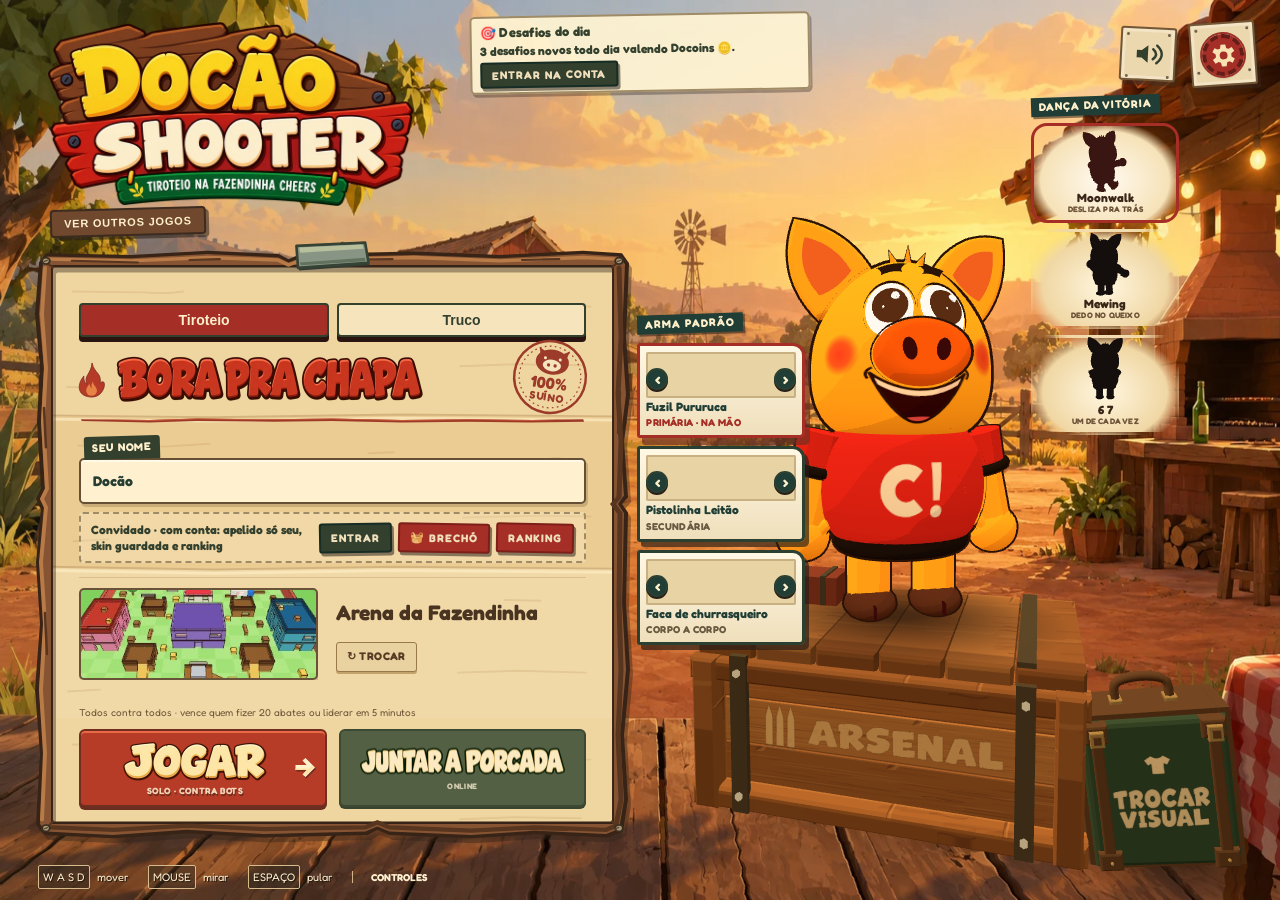
<file: modo/zumbi/index.html>
<!DOCTYPE html>
<html lang="pt-BR">
<head>
<meta charset="utf-8">
<base href="/modo/zumbi/">
<meta name="viewport" content="width=device-width,initial-scale=1">
<title>Docão Shooter · TESTE Infecção 🧟</title>
<link rel="preload" href="assets/fonts/Fredoka.woff2" as="font" type="font/woff2" crossorigin>
<link rel="stylesheet" href="style.css">
<link rel="stylesheet" href="hud-death.css">
<link rel="stylesheet" href="acessorios.css">
<link rel="stylesheet" href="truco.css">
<script type="importmap">{ "imports": { "three": "./vendor/three.module.js" } }</script>
</head>
<body>
<canvas id="game"></canvas>

<div id="hud" class="hidden">
  <div id="crosshair"></div>
  <div id="hitmarker"><i></i><i></i><i></i><i></i></div>
  <div id="points"></div>
  <div id="medals"></div>
  <div id="streak"></div>
  <div id="vignette"></div>
  <div id="eggsplat"><canvas id="eggcanvas" width="480" height="270"></canvas></div>
  <div id="adsvig"></div>
  <div id="scope" class="hidden"><div class="frost"></div><div class="lens"></div><div class="hair h"></div><div class="hair v"></div><div class="dot"></div></div>
  <div id="topbar">
    <div id="timer">5:00</div>
    <div id="leader"></div>
    <div id="trainInfo" class="hidden"></div>
  </div>
  <div id="tl"><div id="lb"></div><div id="netbar" class="hidden"><span id="netRoom"></span> · <span id="netPing">-- ms</span><span id="netStatus"></span></div></div>
  <div id="infhud" class="hidden"><div id="infScore"><span class="is">🐷 <b id="infSurv">0</b></span><span id="infClock">SURTO EM 15 s</span><span class="iz"><b id="infZomb">0</b> 🧟</span></div><div id="infRole"></div><div id="infKnife" class="hidden">🔪 Q pronta</div></div>
  <div id="domhud" class="hidden"><div id="domScore"><span class="tr">VERMELHO <b id="ts0">0</b></span><span class="vs">×</span><span class="tb"><b id="ts1">0</b> AZUL</span></div>
    <div id="zoneBar"><div id="zoneFill"></div><span id="zoneText">Zona neutra</span></div><div id="myTeam"></div></div>
  <div id="zoneMark" class="hidden"><div class="zarrow">▲</div><div class="zlbl">ZONA <span id="zoneDist"></span></div></div>
  <div id="bombhud" class="hidden"><div id="bScore"><span class="ba">ATAQUE <b id="bs0">0</b></span><span class="vs">×</span><span class="bd"><b id="bs1">0</b> DEFESA</span></div>
    <div id="bCarrier"></div><div id="bSide"></div></div>
  <div id="bProg" class="hidden"><div id="bProgFill"></div><span id="bProgText"></span></div>
  <div id="bLoad" class="cls-screen hidden">
    <header class="cls-top">
      <div class="cls-clock" id="bLoadClock"><span id="bLoadT">rodada começa em 20 s</span><i id="bLoadFill"></i></div>
      <div class="cls-headline"><h2>Preparação do botijão</h2><p>A classe entra agora. O arsenal troca a arma e o pente não enche sozinho.</p></div>
      <button type="button" id="bLoadClose" class="cls-back">Fechar · B</button>
    </header>
    <div class="cls-pig" aria-hidden="true"></div>
    <div class="cls-sheet"><div id="bLoadList" class="cls-list"></div><div id="bLoadGun" class="cls-gun"></div><div id="bLoadArms" class="cls-arms" aria-label="Arsenal"></div></div>
  </div>
  <div id="bPrompt" class="hidden"><div class="bp1"></div><div class="bp2"></div></div>
  <div id="bombBanner" class="hidden"><div class="b1"></div><div class="b2"></div></div>
  <div id="siteMark0" class="bmark hidden"><div class="zarrow">▲</div><div class="zlbl"><b>A</b> <span></span></div></div>
  <div id="siteMark1" class="bmark hidden"><div class="zarrow">▲</div><div class="zlbl"><b>B</b> <span></span></div></div>
  <div id="bombMark" class="bmark hidden"><div class="zarrow">▲</div><div class="zlbl">BOTIJÃO <span></span></div></div>
  <div id="teamPick" class="hidden"><div class="tpt">Escolha seu time</div><div class="teamrow" id="teamPickBtns"></div><div class="tpe" id="teamPickErr"></div></div>
  <div id="teamPick" class="hidden"><div class="tpt">Escolha seu time</div><div class="teamrow" id="teamPickBtns"></div><div class="tpe" id="teamPickErr"></div></div>
  <div id="score">Abates: 0 · Mortes: 0 · K/D: 0.00</div>
  <div id="killfeed"></div>
  <div id="centermsg"></div>
  <!-- Modo Invasão 🎃 -->
  <div id="invhud" class="hidden"><b id="invWaveN">WAVE 1/20</b><small id="invWaveSub"></small><div id="invLives" title="vidas"></div></div>
  <div id="invBoss" class="hidden"><span>🎃 DOCÃO ABÓBORA</span><div class="ibar"><i id="invBossFill"></i></div></div>
  <div id="invBanner" class="hidden"></div>
  <div id="invPowers" class="hidden"><div id="invSlots"></div><div class="ikeys"><kbd>G</kbd> usa · <kbd>X</kbd> troca</div></div>
  <div id="invFogArrow" class="hidden"><i>⬆</i><span>Fora da área segura! <b id="invFogDist"></b></span></div>
  <div id="invOut" class="hidden"><b>SEM VIDAS 💀</b><span id="invOutTxt"></span></div>
  <div id="iLoad" class="cls-screen hidden">
    <header class="cls-top">
      <div class="cls-clock" id="iLoadClock"><span id="iLoadT">wave 1 em 20 s</span><i id="iLoadFill"></i></div>
      <div class="cls-headline"><h2>Pausa entre as waves</h2><p>A classe entra agora. O arsenal troca a arma e o pente não enche sozinho.</p></div>
      <button type="button" id="iLoadClose" class="cls-back">Fechar · B</button>
    </header>
    <div class="cls-pig" aria-hidden="true"></div>
    <div class="cls-sheet"><div id="iLoadList" class="cls-list"></div><div id="iLoadGun" class="cls-gun"></div><div id="iLoadArms" class="cls-arms" aria-label="Arsenal"></div></div>
  </div>
  <div id="inspect" class="hidden"><div id="inspName"></div><div id="inspCamo"></div><div id="inspKills"></div><div id="inspBar"><div id="inspFill"></div></div></div>
  <div id="stamp">PURURUCADO!</div>
  <div id="bottomleft">
    <div class="label">VIDA</div>
    <div id="hpbar"><div id="hpfill"></div><span id="hptext">100</span><span id="hpregen">+</span></div>
    <div id="shieldbox" class="hidden"><div id="shieldbar"><div id="shieldfill"></div><span id="shieldtext">720</span></div><div id="shieldcd"></div></div>
  </div>
  <div id="bottomright">
    <div id="ammo">
      <span id="mag">30</span><span id="reserve"> / 120</span>
    </div>
    <div id="wname">
      <span id="wlead"><b id="wtitle">Fuzil Pururuca</b><span id="wmeta"></span></span>
      <span id="wmode"></span>
    </div>
    <div id="saberhud" class="hidden" title="Botão direito bloqueia · C investida · Z especial">
      <div id="saberstam"><div id="saberstamfill"></div></div>
      <div id="saberpips"><i></i><i></i><i></i></div>
      <span id="saberc"></span><span id="saberz"></span>
    </div>
    <div id="protmsg" class="hidden"></div>
    <div id="gear">
      <div id="slots"><span id="slot1" class="slot active"><b>1</b></span><span id="slot2" class="slot"><b>2</b></span><span id="slot3" class="slot"><b>3</b></span></div>
      <span class="gsep" aria-hidden="true"></span>
      <div id="tac"><span class="gitem" title="Fumaça">4<svg class="tico smoke" viewBox="0 0 16 12" aria-hidden="true"><circle cx="4.5" cy="7.5" r="2.6"/><circle cx="8.2" cy="6.2" r="3.2"/><circle cx="12" cy="7.8" r="2.3"/></svg><b id="smokeN">0</b></span><span class="gitem" title="Pau de choque">5<svg class="tico stun" viewBox="0 0 12 14" aria-hidden="true"><path d="M7.2 0 2.4 8h3.2L4.6 14 10.4 5.2H7z"/></svg><b id="stunN">0</b></span></div>
      <span class="gsep" aria-hidden="true"></span>
      <div id="nades"><span class="nlabel">Q</span><span id="nade0" class="cupicon"></span><span id="nade1" class="cupicon"></span><span id="nade2" class="cupicon"></span></div>
    </div>
    <div id="reloadmsg"></div>
  </div>
  <div id="powermeter" class="hidden"><div id="powertext">Força do arremesso</div><div id="powerbar"><div id="powerfill"></div></div></div>
    <div id="deathpick" class="cls-screen hidden">
      <header class="cls-top">
        <div id="classClock" class="cls-clock" aria-hidden="true"><span id="classClockTxt">Renasce em 5,0s</span><i id="classClockBar"></i></div>
        <div class="cls-headline">
          <h2 id="deathWho">Você foi pururucado</h2>
          <p>1–5 a classe · o arsenal grava a arma nela · U volta na última</p>
        </div>
      </header>
      <div class="cls-pig" aria-hidden="true"></div>
      <div class="cls-sheet">
        <div id="deathList" class="cls-list" role="listbox" aria-label="Classes"></div>
        <div class="cls-main">
          <div id="classGun" class="cls-gun"></div>
          <button id="respawnBtn" disabled><b>Nascer em 5,0s</b><small>Espaço</small></button>
        </div>
        <div id="deathArms" class="cls-arms" aria-label="Arsenal"></div>
      </div>
    </div>
  <div id="tabboard" class="board hidden"></div>
  <div id="socialHud" class="hidden">
    <div id="chat" class="chathud">
      <div id="chatLog" class="chatlog" data-chat="fade"></div>
      <form id="chatForm" class="chatform hidden">
        <span id="chatScopeLabel">Todos</span>
        <input id="chatInput" maxlength="80" autocomplete="off" spellcheck="false" placeholder="Mensagem…">
      </form>
    </div>
    <div class="voicebox" data-voicebox id="voiceHud">
      <button type="button" class="small" data-voice="off">Mudo</button>
      <button type="button" class="small" data-voice="all">Todos</button>
      <button type="button" class="small" data-voice="team">Time</button>
      <button type="button" class="small" data-mic="hold">Apertar</button>
      <button type="button" class="small" data-mic="open">Aberto</button>
      <span class="voicehint">J troca a voz · segure K para falar</span>
    </div>
  </div>
</div>

<div id="menu" class="overlay">
  <div class="panel menu-panel">
    <header class="menu-header">
      <div class="menu-logo"><h1><img src="./assets/menu/logo-madeira-cartoon.webp" alt="Docão Shooter — Tiroteio na Fazendinha Cheers" width="760" height="380" fetchpriority="high" decoding="async"></h1></div>
      <a class="hub-link" href="./hub.html">Ver outros jogos</a>
    </header>
    <div class="ticket-board">
    <button type="button" id="menuBack" class="ticket-back" hidden>← VOLTAR À PARTIDA</button>
    <div class="menu-content">
      <div id="gameSwitch" role="tablist" aria-label="Jogo">
        <button type="button" id="modeShoot" class="on">Tiroteio</button>
        <button type="button" id="modeTruco">Truco</button>
      </div>
      <section id="menu-match" aria-label="Preparar partida" tabindex="0">
        <div class="section-heading"><span class="ticket-stamp" aria-hidden="true"><svg viewBox="0 0 96 96">
          <circle cx="48" cy="48" r="43" fill="none" stroke="currentColor" stroke-width="3"/>
          <circle cx="48" cy="48" r="37" fill="none" stroke="currentColor" stroke-width="1.4" stroke-dasharray="2 4"/>
          <path d="m33 24-3-10 13 7m12 0 12-7-3 11" fill="currentColor"/>
          <ellipse cx="48" cy="30" rx="20" ry="15" fill="currentColor"/>
          <ellipse cx="48" cy="34" rx="11" ry="7" fill="#f6e4bd"/>
          <circle cx="44" cy="34" r="2" fill="currentColor"/><circle cx="52" cy="34" r="2" fill="currentColor"/>
          <circle cx="39" cy="26" r="1.8" fill="#f6e4bd"/><circle cx="57" cy="26" r="1.8" fill="#f6e4bd"/>
          <text x="48" y="62" text-anchor="middle" fill="currentColor" font-family="Fredoka,Arial Black,Arial,sans-serif" font-size="19" font-weight="900">100%</text>
          <text x="48" y="77" text-anchor="middle" fill="currentColor" font-family="Fredoka,Trebuchet MS,Arial,sans-serif" font-size="13" font-weight="900" letter-spacing="1">SUÍNO</text>
        </svg></span><h2><svg class="chapa-flame" viewBox="0 0 32 44" aria-hidden="true">
          <path class="flame-body" d="M16 1c3 13 12 12 10 25 9-9 7 17-10 17C-1 43-4 29 6 17c-1 8 4 10 4 10C5 17 15 15 16 1Z"/>
          <path class="flame-heart" d="M17 23c0 6 6 8 5 13-1 7-12 7-13 0-1-4 3-7 4-10 0 5 3 6 3 6-2-4 1-6 1-9Z"/>
        </svg><img class="menu-lettering heading-lettering" src="./assets/menu/lettering-bora-pra-chapa.webp" alt="Bora pra chapa"></h2></div>
    <label class="name-ticket"><span class="field-caption">Seu nome</span><input id="nameInput" class="nameField" maxlength="16" value="Docão" autocomplete="nickname" spellcheck="false"></label>
    <div id="acctStrip" class="acct-strip" role="group" aria-label="Conta e ranking">
      <span id="acctTxt" class="acct-txt">Convidado · crie uma conta para ter apelido só seu, skin guardada e ranking</span>
      <span class="acct-btns"><button type="button" id="acctBtn">ENTRAR</button><button type="button" id="closetBtn">🧺 BRECHÓ</button><button type="button" id="rankBtn">RANKING</button></span>
    </div>
    <div id="dailyPanel" class="daily-panel" aria-label="Desafios do dia"></div>
    <div class="mappick">
      <div class="label2">Mapa</div>
      <button id="mapBtn" class="mapcard current" title="Escolher mapa"><span class="thumb"></span><span class="mtxt"><b id="mapName">Arena da Fazendinha</b><small id="mapDesc"></small></span><span class="mchange">↻ TROCAR</span></button>
    </div>
    <div class="row match-options">
      <label><span class="field-caption">Modo de jogo</span><select id="modeSel"><option value="dm">Mata-mata</option><option value="dom">Dominação (times)</option><option value="explore">Exploração</option><option value="treino">Treino · Estande do Docão</option><option value="inv">Invasão 🎃 (co-op zumbi)</option><option value="bomb">Bomba · Planta o Botijão (protótipo)</option></select></label>
      <label><span class="field-caption">Bots</span>
        <select aria-label="Bots" id="botCount"><option>4</option><option selected>5</option><option>6</option></select>
      </label>
      <label><span class="field-caption">Tempo</span><select id="timeSel"><option value="0">Padrão</option><option value="3">3 min</option><option value="5">5 min</option><option value="7">7 min</option><option value="10">10 min</option><option value="15">15 min</option><option value="20">20 min</option></select></label>
      <label id="botDiffLabel"><span class="field-caption">Dificuldade</span>
        <select aria-label="Dificuldade dos bots" id="botDiff">
          <option value="leitao">Leitão · fácil</option>
          <option value="ceva" selected>Ceva · normal</option>
          <option value="javali">Javali · difícil</option>
          <option value="cachaco">Cachaço · pesadelo</option>
        </select>
      </label>
    </div>
    <p id="botDiffNote" class="diffnote">Ceva: o Docão de sempre. A mira, a reação e o jeito de jogar mudam — a vida não.</p>
    <div id="menuTrain" class="trainnote hidden">Treino: abre sempre no <b>Estande do Docão</b>. Os alvos não atacam e voltam em 2 s · B/N/M trocam a arma na hora · munição infinita · sem tempo.</div>
    <div id="menuTeam" class="teampick hidden"><div class="label2">Seu time</div><div class="teamrow" id="menuTeamBtns"></div></div>
        <section id="trucoPanel" hidden aria-label="Truco Paulista">
          <img class="truco-cover" src="./assets/menu/docao-truco-capa.jpg" alt="Docão Truco, truco paulista na fazendinha">
          <label><span class="field-caption">Mesa</span>
            <select id="trucoSeatsSel"><option value="4" selected>2v2 · quatro cadeiras</option><option value="2">1v1 · duelo</option></select>
          </label>
          <div class="truco-actions">
            <button type="button" id="trucoBots">Jogar com bots</button>
            <button type="button" id="trucoCreate" class="alt">Criar sala</button>
          </div>
          <div id="trucoJoinRow"><input id="trucoCode" maxlength="4" placeholder="CÓDIGO" autocomplete="off" spellcheck="false"><button type="button" id="trucoJoin">Entrar</button></div>
          <p id="trucoMenuErr"></p>
        </section>
      </section>
      <section id="menu-arsenal" aria-label="Arsenal" tabindex="0" hidden>
        <div class="section-heading"><span>EQUIPAMENTO DA CASA</span><h2>Arsenal do chiqueiro</h2><p>Escolha uma primária, uma secundária e uma arma corpo a corpo. Temperar grava a peça na classe aberta.</p></div>
        <button type="button" id="temperBtn">Temperar esta arma</button>
        <div id="bench" class="bench" hidden>
          <div class="bench-top">
            <button type="button" id="benchBack">← Arsenal</button>
            <div id="benchChips"></div>
            <label class="bench-name">Nome <input id="benchName" maxlength="16" autocomplete="off" spellcheck="false" aria-label="Nome da classe"></label>
          </div>
          <div id="benchBody"></div>
          <p id="benchLive" class="bench-live" aria-live="polite"></p>
        </div>
    <div class="primpick">
      <div class="label2">Armas <span>escolha uma de cada categoria</span></div>
      <div id="primList"></div>
      <div id="saberRow">
        <div class="label2">Cor do sabre</div>
        <div id="saberColors"></div>
      </div>
    </div>
      </section>
      <section id="menu-operator" aria-label="Visual do personagem" tabindex="0" hidden>
        <div class="section-heading"><span>VESTIDO PRA CONFUSÃO</span><h2>Seu Docão, seu estilo</h2><p>Escolha seu figurino e confira o Docão.</p></div>
    <div class="skinpick">
      <div class="label2">Skin do Docão <span id="skinIdx"></span></div>
      <div class="skinrow"><button id="skinPrev" class="arrow">◀</button><div id="skinName">Clássico</div><button id="skinNext" class="arrow">▶</button></div>
      <div id="skinList"></div>
    </div>
        <div id="wardrobePreview" class="wardrobe-preview" role="img" aria-label="Prévia do visual selecionado"><span>PRONTO PRA FAZER BAGUNÇA</span></div>
      </section>
      <section id="menu-settings" aria-label="Ajustes" tabindex="0" hidden>
        <div class="section-heading"><span>ACERTE O TEMPERO</span><h2>Do seu jeito</h2><p>Ajuste a mira e conheça os controles.</p></div>
        <div class="row">
      <label for="sens" class="range-ticket"><span class="field-caption">Sensibilidade <output for="sens" id="sensValue">1,4</output></span>
        <input id="sens" aria-label="Sensibilidade" type="range" min="0.5" max="3" step="0.1" value="1.4">
      </label>
      <label for="sensAds" class="range-ticket"><span class="field-caption">Mirando <output for="sensAds" id="sensAdsValue">1</output></span>
        <input id="sensAds" aria-label="Sensibilidade mirando" type="range" min="0.2" max="2" step="0.05" value="1">
      </label>
        </div>
    <div class="controls">
      <b>Controles</b>
      <div>WASD mover · Mouse mirar · Espaço pular · Segurar Shift: agachar · Botão direito: mirar/zoom (com a faca: estocada)</div>
      <div>Clique atirar · R recarregar · 1 primária / 2 pistola / 3 faca (ou rodinha) · V faca rápida · I inspecionar · B dança (sem atirar até acabar)</div>
      <div>Na morte, na Bomba e entre waves a lista de classes abre na tela cheia. Na pausa, Trocar classe abre a mesma lista. 1–5 escolhe, W/S ou setas andam, U volta pra última, Espaço nasce</div>
      <div>Tampa do Tacho: clique dá a porrada · botão direito investe · no celular, um dedo golpeia e dois dedos investem</div>
      <div>Sabre: botão direito guarda · C investida · Z arremesso (duplo: giro). Animações reduzidas: Ajustes, ou a preferência de menos movimento do sistema. O tempo de tiro e recarga não muda.</div>
      <div>Segure Q: Copo Bomba · solte para arremessar · H liga/desliga as vozes da granada</div>
      <div>4: fumaça · 5: atordoamento · F: usa o killstreak que estiver pronto (o de 5 abre o laptop do míssil)</div>
      <div>Na Grelha (13 abates): clique atira · 1 Espeto / 2 Panela / 3 Caldeirão (rodinha ou botão direito também) · F sai do avião</div>
      <label class="checkline"><input type="checkbox" data-nade-voice checked> Vozes da granada (&quot;granada!&quot; e &quot;banana!&quot;) · tecla H na partida</label>
      <label class="checkline"><input type="checkbox" data-reduced-anim> Animações reduzidas</label>
      <label class="checkline"><input type="checkbox" data-chat-toggle checked> Mostrar chat</label>
      <div>T todos · Y time · Enter fala (vivo) · J troca a voz · Apertar = segure K, Aberto = microfone livre · Tab placar · Esc pausar</div>
    </div>
      </section>
    </div>
    <footer class="menu-footer">
      <div class="rules" id="menuRules">Todos contra todos · vence quem fizer 20 abates ou liderar em 5 minutos</div>
      <div class="playrow"><button id="playBtn"><span class="play-title"><img class="menu-lettering" src="./assets/menu/lettering-jogar.webp" alt="Jogar"></span><small>SOLO · CONTRA BOTS</small></button><button id="onlineBtn" class="online"><img class="menu-lettering" src="./assets/menu/lettering-juntar-porcada-creme.webp" alt="Juntar a porcada"><small>ONLINE</small></button></div>
    </footer>
    </div>
  </div>
  <nav class="menu-tools" aria-label="Preferências">
    <button type="button" class="sound-toggle" id="menuSound" aria-label="Silenciar áudio" aria-pressed="false" title="Silenciar áudio"><svg viewBox="0 0 24 24" aria-hidden="true"><path d="M3 9h4l5-4v14l-5-4H3z"/><path class="sound-waves" d="M16 8q5 4 0 8M19 5q8 7 0 14"/></svg></button>
    <button type="button" class="settings-cap" data-menu-view="settings" aria-controls="menu-settings" aria-expanded="false" aria-label="Ajustes" title="Ajustes"><span aria-hidden="true"><svg viewBox="0 0 32 32"><path d="m13 2-1 5-3 1-4-2-3 5 4 3v4l-4 3 3 5 4-2 3 1 1 5h6l1-5 3-1 4 2 3-5-4-3v-4l4-3-3-5-4 2-3-1-1-5Zm3 9a5 5 0 1 1 0 10 5 5 0 0 1 0-10Z"/></svg></span></button>
  </nav>
  <aside id="loadoutDock" class="loadout-dock" aria-label="Arma padrão">
    <p class="dock-title">Arma padrão</p>
  </aside>
  <aside id="danceDock" class="dance-dock" aria-label="Dança da vitória">
    <p class="dock-title">Dança da vitória</p>
    <div class="dance-stage" id="danceStage">
      <div class="dance-picks" id="dancePicks"></div>
    </div>
  </aside>
  <nav class="showcase-actions" aria-label="Personagem e equipamento">
    <button type="button" class="arsenal-crate" aria-label="Arsenal" data-menu-view="arsenal" aria-controls="menu-arsenal" aria-expanded="false"><span class="plaque-surface" aria-hidden="true"></span><svg class="crate-mark" viewBox="0 0 56 57" aria-hidden="true">
      <defs>
        <linearGradient id="ammo-paint" x1="0" y1="0" x2="1" y2="1"><stop stop-color="#ffedc3"/><stop offset=".38" stop-color="#efd09b"/><stop offset="1" stop-color="#c9985e"/></linearGradient>
        <path id="ammo-shape" d="m5 49 .3-32L11 3l5.7 13.7.3 32.3-3 .7-1.2-.6-4 .5Z"/>
      </defs>
      <g fill="#70502f" stroke="#543b27" stroke-width="1" stroke-linejoin="round"><use href="#ammo-shape" transform="translate(1.5 2)"/><use href="#ammo-shape" transform="translate(17.5 2)"/><use href="#ammo-shape" transform="translate(33.5 2)"/></g>
      <g fill="url(#ammo-paint)" stroke="#9d7446" stroke-width=".7" stroke-linejoin="round"><use href="#ammo-shape"/><use href="#ammo-shape" x="16"/><use href="#ammo-shape" x="32"/></g>
      <g fill="none" stroke="#fff2d2" stroke-width="1.3" opacity=".7"><path d="m6.8 46 .1-28L11 7m11.8 39 .1-28L27 7m11.8 39 .1-28L43 7"/></g>
      <g fill="none" stroke="#a97c48" stroke-width=".8"><path d="M6 42h10m6 0h10m6 0h10M9 24l3-1m14 8 3-1m13-8 3-1M7 46h8m8 0h8m8 0h8"/></g>
    </svg><img class="action-lettering" src="./assets/menu/lettering-arsenal.webp" alt="" decoding="async"></button>
    <button type="button" class="wardrobe-sign" aria-label="Trocar visual" data-menu-view="operator" aria-controls="menu-operator" aria-expanded="false"><span class="plaque-surface" aria-hidden="true"></span><svg class="wardrobe-mark" viewBox="0 0 50 44" aria-hidden="true">
      <defs>
        <path id="shirt-shape" d="m15 3-12 9 7 10 6-4v18.5l7 .5 3-.6 6 .6V18l6 4 7-10-12-9q-9 10-18 0Z"/>
      </defs>
      <use href="#shirt-shape" x="1.5" y="2.5" fill="#172d22" stroke="#172d22" stroke-width="1.2" stroke-linejoin="round"/>
      <use href="#shirt-shape" fill="#fff0cc" stroke="#172d22" stroke-width="1" stroke-linejoin="round"/>
      <path d="m5 12 10-7m18 0 10 7M18 20v14h11" fill="none" stroke="#fff9e8" stroke-width="1.1" stroke-linecap="round" opacity=".7"/>
      <path d="M15 4q9 13 18 0M8 18l3 2m26 0 3-2M18 33h11" fill="none" stroke="#c6a770" stroke-width="1"/>
    </svg><img class="action-lettering" src="./assets/menu/lettering-trocar-visual-creme.webp" alt="" decoding="async"></button>
  </nav>
  <div class="menu-key-hints"><span><kbd>W A S D</kbd> mover</span><span><kbd>MOUSE</kbd> mirar</span><span><kbd>ESPAÇO</kbd> pular</span><button type="button" data-menu-view="settings">CONTROLES</button></div>
</div>

<div id="mapModal" class="overlay hidden">
  <div class="panel wide">
    <h2>Escolha o mapa</h2>
    <div id="mapGrid"></div>
    <button id="mapClose" class="secondary">VOLTAR</button>
  </div>
</div>

<div id="onlineModal" class="overlay hidden">
  <div class="panel">
    <h2>Jogar online</h2>
    <label>Seu nome<input id="onlineName" class="nameField" maxlength="16" autocomplete="nickname" spellcheck="false"></label>
    <div class="otabs"><button id="tabCreate" class="otab active">Criar sala</button><button id="tabJoin" class="otab">Entrar na sala</button></div>
    <div id="paneCreate">
      <label>Mapa<select id="roomMap"></select></label>
      <label>Modo<select id="roomMode"><option value="dm">Mata-mata</option><option value="dom">Dominação (times)</option><option value="treino">Treino · Estande do Docão</option><option value="inv">Invasão 🎃 (co-op zumbi)</option><option value="bomb">Bomba · Planta o Botijão (protótipo)</option><option value="inf">Infecção 🧟 (zumbis × sobreviventes, até 50)</option></select></label>
      <div class="row">
        <label>Máx. jogadores<select id="roomMax"><option>2</option><option>3</option><option>4</option><option>5</option><option selected>6</option><option>7</option><option>8</option><option>9</option><option>10</option><option>11</option><option>12</option><option>13</option><option>14</option><option>15</option><option>16</option><option>17</option><option>18</option><option>19</option><option>20</option><option>21</option><option>22</option><option>23</option><option>24</option><option>25</option><option>26</option><option>27</option><option>28</option><option>29</option><option>30</option></select></label>
        <label>Completar com bots<select id="roomBots"><option value="1" selected>Sim</option><option value="0">Não</option></select></label>
        <label>Dificuldade<select id="roomDiff" aria-label="Dificuldade dos bots da sala"><option value="leitao">Leitão · fácil</option><option value="ceva" selected>Ceva · normal</option><option value="javali">Javali · difícil</option><option value="cachaco">Cachaço · pesadelo</option></select></label>
        <label>Tempo<select id="roomTime"><option value="0">Padrão</option><option value="3">3 min</option><option value="5">5 min</option><option value="7">7 min</option><option value="10">10 min</option><option value="15">15 min</option><option value="20">20 min</option></select></label>
      </div>
      <div id="roomLimits" class="room-limits"></div>
      <button id="createBtn">CRIAR SALA</button>
    </div>
    <div id="paneJoin" class="hidden">
      <label>Código da sala<input id="joinCode" maxlength="4" placeholder="ABCD" autocomplete="off" spellcheck="false"></label>
      <p class="sub">Se a partida já começou e ainda tem bot, você entra no lugar de um.</p>
      <p class="diffnote" id="joinDiffNote">A dificuldade dos bots (Leitão, Ceva, Javali ou Cachaço) é a da sala. Quem cria escolhe, e a sala lembra.</p>
      <button id="joinBtn">ENTRAR</button>
    </div>
    <div id="onlineErr" class="err"></div>
    <button id="onlineClose" class="secondary">VOLTAR</button>
  </div>
</div>

<div id="acctModal" class="overlay hidden" role="dialog" aria-modal="true" aria-labelledby="acctTitle">
  <div class="ticket-panel">
    <h2 id="acctTitle">Comanda do Docão</h2>
    <div id="acctGuest">
      <div class="otabs"><button type="button" id="acctTabLogin" class="otab active">Entrar</button><button type="button" id="acctTabReg" class="otab">Criar conta</button></div>
      <form id="acctForm" autocomplete="on" novalidate>
        <label>Apelido<input id="acctNick" maxlength="16" autocomplete="username" spellcheck="false"></label>
        <label>Senha<input id="acctPass" type="password" maxlength="128" autocomplete="current-password"></label>
        <label id="acctPass2Row" class="hidden">Repita a senha<input id="acctPass2" type="password" maxlength="128" autocomplete="new-password"></label>
        <p class="acct-help" id="acctHelp">Entre com o apelido e a senha da sua comanda.</p>
        <div id="acctErr" class="acct-err" role="alert"></div>
        <button type="submit" id="acctSubmit" class="ticket-btn">ENTRAR</button>
      </form>
      <p class="acct-note">Conta é <b>opcional</b>: como convidado você joga igual. Com conta, o apelido é só seu, a skin fica guardada e você aparece no ranking.</p>
    </div>
    <div id="acctUser" class="hidden">
      <p class="acct-hello">🐷 <b id="acctNickView"></b></p>
      <div id="acctStats" class="acct-stats"></div>
      <button type="button" id="acctRank" class="ticket-btn">VER RANKING</button>
      <button type="button" id="acctLogout" class="ticket-btn alt">SAIR DA CONTA</button>
    </div>
    <button type="button" id="acctClose" class="ticket-btn ghost">VOLTAR</button>
  </div>
</div>

<div id="closetModal" class="overlay hidden" role="dialog" aria-modal="true" aria-labelledby="closetTitle">
  <div class="ticket-panel closet-panel">
    <h2 id="closetTitle">Brechó da Porca Véia 🧺</h2>
    <div id="closetGuest" class="hidden">
      <p class="acct-note">O Brechó da Porca Véia é para quem tem <b>conta</b>: seu visual personalizado fica salvo e você compra partes de skin com <b>Docoins 🪙</b>, que se ganham jogando e completando os desafios do dia.</p>
      <button type="button" id="closetLogin" class="ticket-btn">ENTRAR / CRIAR CONTA</button>
    </div>
    <div id="closetMain" class="closet-main hidden">
      <div class="closet-left">
        <canvas id="closetCanvas" width="260" height="330" aria-label="Prévia 3D do visual"></canvas>
        <div class="closet-turn" aria-label="Girar a prévia"><button type="button" data-turn="-0.6" aria-label="Girar para a esquerda">◀</button><button type="button" data-turn="front">Frente</button><button type="button" data-turn="0.6" aria-label="Girar para a direita">▶</button></div>
        <div id="closetWallet" class="closet-wallet"></div>
      </div>
      <div class="closet-right">
        <div class="otabs"><button type="button" id="closetTabLook" class="otab active">Personalizar</button><button type="button" id="closetTabShop" class="otab">Loja</button><button type="button" id="closetTabChal" class="otab">🎯 Desafios</button></div>
        <div id="closetLook"></div>
        <div id="closetShop" class="hidden"></div>
        <div id="closetChal" class="hidden"></div>
        <div id="closetMsg" class="acct-err" role="status"></div>
      </div>
    </div>
    <button type="button" id="closetClose" class="ticket-btn ghost">VOLTAR</button>
  </div>
</div>

<div id="rankModal" class="overlay hidden" role="dialog" aria-modal="true" aria-labelledby="rankTitle">
  <div class="ticket-panel wide">
    <h2 id="rankTitle">Ranking do Chiqueiro</h2>
    <div class="rank-tabs" id="rankModes"></div>
    <div class="rank-sort"><span>Ordenar por</span><button type="button" data-sort="kills" class="active">Abates</button><button type="button" data-sort="wins">Vitórias</button></div>
    <div id="rankBody" class="rank-body"></div>
    <p class="acct-note">Só contam partidas online com conta (o Treino não vale). Atualiza ao fim de cada partida.</p>
    <button type="button" id="rankClose" class="ticket-btn ghost">VOLTAR</button>
  </div>
</div>

<div id="lobby" class="overlay hidden">
  <div class="panel">
    <h2>Sala <span id="lobbyCode" class="code">----</span></h2>
    <div class="invite" id="lobbyInvite">
      <input id="shareLink" class="invite-link" readonly>
      <div class="invite-btns">
        <button type="button" class="small" data-act="link">Copiar link</button>
        <button type="button" class="small" data-act="code">Copiar código</button>
        <button type="button" class="small" data-act="wa">WhatsApp</button>
        <button type="button" class="small" data-act="tg">Telegram</button>
        <button type="button" class="small" data-act="slack">Slack</button>
        <button type="button" class="small hidden" data-act="native">Compartilhar</button>
      </div>
      <div class="invite-toast" data-toast></div>
    </div>
    <div id="lobbyInfo" class="sub"></div>
    <div class="namerow"><label>Seu nome<input id="lobbyName" class="nameField" maxlength="16" autocomplete="nickname" spellcheck="false"></label><button id="lobbyNameBtn" class="small">Trocar</button></div><div id="lobbyNameMsg" class="sub"></div>
    <div id="lobbyLoadout" class="loadout-box">
      <div class="label2">Sua arma <span>vale nesta sala e nas próximas</span></div>
      <div id="lobbyClasses" aria-label="Classes"></div>
      <div class="row loadout-row" id="lobbyLoadoutRow"></div>
    </div>
    <div id="lobbyTeam" class="teampick hidden"><div class="label2">Seu time</div><div class="teamrow" id="lobbyTeamBtns"></div><div class="tpe" id="lobbyTeamErr"></div></div>
    <div id="lobbyPlayers" class="board"></div>
    <div id="lobbyChat" class="chatpanel">
      <div class="chatlog" data-chat="keep"></div>
      <form id="lobbyChatForm" class="chatform">
        <button type="button" class="small" data-say="all">Todos</button>
        <button type="button" class="small" data-say="team">Time</button>
        <input id="lobbyChatInput" maxlength="80" autocomplete="off" spellcheck="false" placeholder="Mensagem…">
      </form>
      <div id="lobbyChatOff" class="sub hidden">O anfitrião desligou o chat</div>
    </div>
    <div class="voicebox" data-voicebox id="lobbyVoice">
      <button type="button" class="small" data-voice="off">Mudo</button>
      <button type="button" class="small" data-voice="all">Todos</button>
      <button type="button" class="small" data-voice="team">Time</button>
      <button type="button" class="small" data-mic="hold">Apertar</button>
      <button type="button" class="small" data-mic="open">Aberto</button>
      <span class="voicehint">J troca a voz · segure K para falar</span>
    </div>
    <div id="hostCtl">
      <div class="row">
        <label>Mapa<select id="lobbyMap"></select></label>
        <label>Máx.<select id="lobbyMax"><option>2</option><option>3</option><option>4</option><option>5</option><option>6</option><option>7</option><option>8</option><option>9</option><option>10</option><option>11</option><option>12</option><option>13</option><option>14</option><option>15</option><option>16</option><option>17</option><option>18</option><option>19</option><option>20</option><option>21</option><option>22</option><option>23</option><option>24</option><option>25</option><option>26</option><option>27</option><option>28</option><option>29</option><option>30</option></select></label>
        <label>Bots<select id="lobbyBots"><option value="1">Sim</option><option value="0">Não</option></select></label>
        <label>Dificuldade<select id="lobbyDiff" aria-label="Dificuldade dos bots da sala"><option value="leitao">Leitão · fácil</option><option value="ceva">Ceva · normal</option><option value="javali">Javali · difícil</option><option value="cachaco">Cachaço · pesadelo</option></select></label>
        <label>Modo<select id="lobbyMode"><option value="dm">Mata-mata</option><option value="dom">Dominação</option><option value="treino">Treino (Estande)</option><option value="inv">Invasão 🎃</option><option value="bomb">Bomba (protótipo)</option><option value="inf">Infecção 🧟</option></select></label>
        <label>Tempo<select id="lobbyTime"><option value="0">Padrão</option><option value="3">3 min</option><option value="5">5 min</option><option value="7">7 min</option><option value="10">10 min</option><option value="15">15 min</option><option value="20">20 min</option></select></label>
        <label>Chat<select id="lobbyChatOn"><option value="1">Sim</option><option value="0">Não</option></select></label>
      </div>
      <div id="lobbyLimits" class="room-limits"></div>
      <button id="startOnline">INICIAR PARTIDA</button>
    </div>
    <div id="lobbyWait" class="sub">Aguardando o anfitrião iniciar a partida…</div>
    <div id="lobbyStatus" class="err"></div>
    <button id="leaveLobby" class="secondary">SAIR DA SALA</button>
  </div>
</div>

<div id="pause" class="overlay hidden">
  <div class="panel small">
    <h2>Pausa na chapa</h2>
    <label class="checkline nade-voice-hl" id="pauseNadeVoice"><input type="checkbox" data-nade-voice checked> <span>🔊 Vozes da granada <small>(&quot;granada!&quot; e &quot;banana!&quot;) · tecla H</small></span></label>
    <label class="checkline"><input type="checkbox" data-reduced-anim> Animações reduzidas</label>
    <div class="invite hidden" id="pauseInvite">
      <input class="invite-link" readonly>
      <div class="invite-btns">
        <button type="button" class="small" data-act="link">Copiar link</button>
        <button type="button" class="small" data-act="code">Copiar código</button>
        <button type="button" class="small" data-act="wa">WhatsApp</button>
        <button type="button" class="small" data-act="tg">Telegram</button>
        <button type="button" class="small" data-act="slack">Slack</button>
        <button type="button" class="small hidden" data-act="native">Compartilhar</button>
      </div>
      <div class="invite-toast" data-toast></div>
    </div>
    <label class="checkline"><input type="checkbox" data-chat-toggle checked> Mostrar chat</label>
    <div class="voicebox hidden" data-voicebox id="pauseVoice">
      <button type="button" class="small" data-voice="off">Mudo</button>
      <button type="button" class="small" data-voice="all">Todos</button>
      <button type="button" class="small" data-voice="team">Time</button>
      <button type="button" class="small" data-mic="hold">Apertar</button>
      <button type="button" class="small" data-mic="open">Aberto</button>
      <span class="voicehint">J troca a voz · segure K para falar</span>
    </div>
    <section id="pauseLoadout" aria-label="Trocar equipamento">
      <p class="pause-note" id="pauseClassNote">A classe escolhida entra na próxima vida. Não derruba.</p>
      <button type="button" id="pauseClassBtn">TROCAR CLASSE</button>
    </section>
    <section id="pauseDance" aria-label="Dança da vitória">
      <p class="pause-note">Dança da vitória</p>
      <div class="dance-picks" id="pauseDancePicks"></div>
    </section>
    <button id="resumeBtn">CONTINUAR</button>
    <button id="quitBtn" class="secondary">SAIR PRO MENU</button>
  </div>
</div>

<div id="pauseClass" class="cls-screen hidden">
  <header class="cls-top">
    <button type="button" id="pauseClassBack" class="cls-back">← Pausa</button>
    <div class="cls-headline">
      <h2>Trocar classe</h2>
      <p id="pauseClassSub">A classe e a arma entram na próxima vida. Não derruba.</p>
    </div>
  </header>
  <div class="cls-pig" aria-hidden="true"></div>
  <div class="cls-sheet"><div id="pauseGuns" class="cls-list"></div><div id="pauseGun" class="cls-gun"></div><div id="pauseArms" class="cls-arms" aria-label="Arsenal"></div></div>
</div>

<div id="matchResult" class="hidden" role="status" aria-live="polite">
  <div class="result-card">
    <h2 id="resultTitle"></h2>
    <p id="resultDetail"></p>
  </div>
</div>

<div id="gameover" class="overlay hidden">
  <div class="panel">
    <h2 id="winner">Fim de jogo!</h2>
    <div id="finalboard" class="board"></div>
    <div id="overMap" class="overmap"></div>
    <button id="againBtn">JOGAR DE NOVO</button>
    <button id="nextMapBtn">PRÓXIMO MAPA ▸</button>
    <div id="overWait" class="sub hidden">Aguardando o anfitrião…</div>
    <div id="overChat" class="chatpanel hidden">
      <div class="chatlog" data-chat="keep"></div>
      <form id="overChatForm" class="chatform">
        <button type="button" class="small" data-say="all">Todos</button>
        <button type="button" class="small" data-say="team">Time</button>
        <input id="overChatInput" maxlength="80" autocomplete="off" spellcheck="false" placeholder="Mensagem…">
      </form>
    </div>
    <button id="menuBtn" class="secondary">MENU</button>
  </div>
</div>

<div id="trucoApp" aria-label="Mesa de truco">
  <canvas id="trucoCanvas"></canvas>
  <div id="trucoHud">
    <div id="trucoScore"></div>
    <div id="trucoBanner"></div>
    <div id="trucoClock"><i></i></div>
    <div id="trucoActs"></div>
    <p id="trucoHint"></p>
    <div id="trucoTop"><button type="button" id="trucoEmoteBtn">Sinais</button><button type="button" id="trucoLeave">Sair</button></div>
    <div id="trucoChat">
      <div id="trucoLog" class="chatlog" data-chat="keep"></div>
      <form id="trucoSay" data-scope="all"><input id="trucoSayInput" maxlength="80" autocomplete="off" spellcheck="false" placeholder="Mensagem da mesa"></form>
    </div>
    <div id="trucoVoice" class="voicebox" data-voicebox>
      <button type="button" class="small" data-voice="off">Mudo</button>
      <button type="button" class="small" data-voice="team">Dupla</button>
      <button type="button" class="small" data-voice="all">Mesa</button>
      <button type="button" class="small" data-mic="hold">Apertar</button>
      <button type="button" class="small" data-mic="open">Aberto</button>
    </div>
    <div id="trucoEmotes"></div>
    <div id="trucoToast" style="display:none"></div>
    <div id="trucoLobby" class="box" style="display:none">
      <h2>Boteco</h2>
      <p id="trucoLobbyCode"></p>
      <div id="trucoSeats"></div>
      <label><input type="checkbox" id="trucoFill" checked> Completar com bots</label>
      <div class="truco-actions"><button type="button" id="trucoStart">Iniciar partida</button><button type="button" id="trucoCopy" class="alt">Copiar link</button></div>
    </div>
    <div id="trucoOver" class="box" style="display:none">
      <h2 id="trucoOverTitle">Fim de jogo</h2>
      <button type="button" id="trucoAgain">Jogar de novo</button>
    </div>
  </div>
</div>
<script type="module" src="main.js"></script>
<script type="module" src="truco.js"></script>
</body>
</html>
</file>
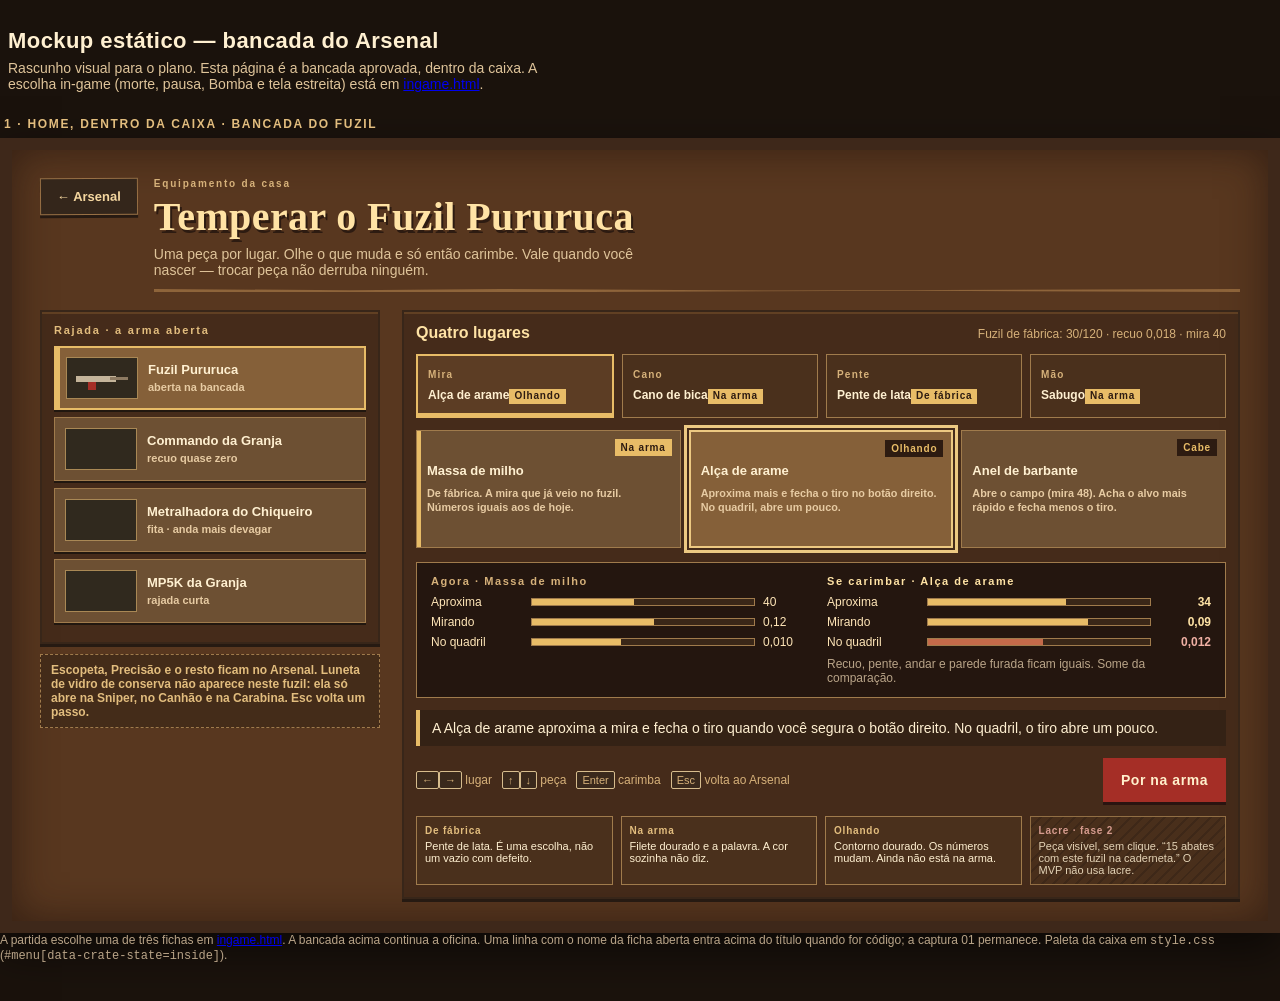
<file: docs/mockups/acessorios/index.html>
<!DOCTYPE html>
<html lang="pt-BR">
<head>
<meta charset="utf-8">
<meta name="viewport" content="width=device-width, initial-scale=1">
<title>Mockup — Bancada de acessórios · Docão Shooter</title>
<style>
  :root {
    --ink: #2d1b11;
    --cream: #fff0d1;
    --cream-2: #f6e4bd;
    --gold: #e8bc67;
    --gold-2: #e2bd7e;
    --wood: #58371f;
    --wood-2: #3e281a;
    --tray: #6d5033;
    --tray-2: #281b13aa;
    --red: #a52e26;
    --green: #294b36;
    --muted: #dfc49a;
  }
  * { box-sizing: border-box; }
  body {
    margin: 0; background: #1a120c; color: var(--cream);
    font-family: "Trebuchet MS", "Segoe UI", sans-serif;
  }
  body > header.page {
    max-width: 1280px; margin: 0 auto; padding: 28px 8px 8px;
  }
  body > header.page h1 { margin: 0 0 6px; font-size: 22px; letter-spacing: .02em; }
  body > header.page p { margin: 0 0 18px; color: var(--muted); font-size: 14px; max-width: 70ch; }
  .shot { margin: 0 auto 36px; }
  .label-shot {
    max-width: 1280px; margin: 0 auto 8px; padding: 0 4px;
    font: 800 12px/1 "Trebuchet MS", sans-serif; letter-spacing: .14em;
    text-transform: uppercase; color: var(--gold-2);
  }

  /* ---------- Arsenal (dentro da caixa) ---------- */
  #arsenal {
    width: 1280px; margin: 0 auto; padding: 28px 28px 22px;
    background: #58371f;
    border: 12px solid #3e281a;
    box-shadow: inset 0 0 40px #1e100b99, 0 18px 40px #0008;
    color: #ffe6b8;
  }
  .toprow { display: flex; align-items: flex-start; justify-content: space-between; gap: 16px; }
  .back {
    border: 1px solid #987045; background: #34261b; color: #f5d7a0;
    padding: 10px 16px; font: 800 13px "Trebuchet MS", sans-serif;
    box-shadow: 0 3px #271a12; transform: rotate(-.4deg);
  }
  .heading { text-align: left; flex: 1; padding-bottom: 14px; position: relative; }
  .heading .kicker { color: #d6b17a; font-size: 10px; letter-spacing: .18em; font-weight: 800; }
  .heading h2 {
    margin: 4px 0 6px; font-family: Georgia, "Times New Roman", serif;
    font-size: 40px; font-weight: 800; color: #ffe3a5;
    text-shadow: 2px 3px #2d1b11; letter-spacing: .01em;
  }
  .heading p { margin: 0; color: #dfc49a; font-size: 14px; max-width: 62ch; }
  .heading::after {
    content: ""; position: absolute; left: 0; right: 0; bottom: 0; height: 3px;
    background: #ba8950; opacity: .55;
    clip-path: polygon(0 0, 18% 40%, 32% 0, 58% 50%, 100% 0, 100% 100%, 70% 60%, 40% 100%, 0 100%);
  }
  .layout { display: grid; grid-template-columns: 340px 1fr; gap: 22px; margin-top: 18px; }
  .tray {
    background: #281b1366; border: 2px solid #382619; padding: 12px;
    box-shadow: inset 0 2px #ac7a3d44, 0 3px #261a12;
  }
  .tray h3 {
    margin: 0 0 10px; color: #e2bd7e; font-size: 11px; letter-spacing: .16em;
    font-weight: 800;
  }
  .gun {
    display: flex; gap: 10px; align-items: center; width: 100%; text-align: left;
    min-height: 64px; margin: 0 0 7px; padding: 8px 10px;
    background: #6d5033; border: 1px solid #a07b4c; color: #fff0d1;
    box-shadow: 0 2px #21170f; font: 800 13px/1.2 "Trebuchet MS", sans-serif;
  }
  .gun small { display: block; color: #e7cba3; font-weight: 600; font-size: 11px; margin-top: 3px; }
  .gun.on { border: 2px solid #e8bc67; background: #856039; box-shadow: inset 4px 0 #e8bc67, 0 2px #21170f; }
  .thumb {
    width: 72px; height: 42px; flex: none; background: #30291e; border: 1px solid #a98855;
    display: grid; place-items: center;
  }
  .thumb svg { width: 64px; height: 28px; }
  .other {
    margin-top: 10px; padding: 8px 10px; color: #e2bd7e; font-size: 12px; font-weight: 700;
    border: 1px dashed #a07b4c; background: #34221588;
  }
  .bench-head { display: flex; justify-content: space-between; align-items: baseline; gap: 12px; }
  .bench-head strong { color: #ffe3a5; font-size: 16px; }
  .bench-head span { color: #d6b17a; font-size: 12px; }
  .slots { display: flex; gap: 8px; margin: 12px 0; }
  .slot {
    flex: 1; text-align: left; padding: 8px 10px; min-height: 64px;
    background: #4a301c; border: 1px solid #a07b4c; color: #fff0d1;
    font: 800 12px/1.25 "Trebuchet MS", sans-serif;
  }
  .slot em { display: block; font-style: normal; color: #d6b17a; font-size: 10px; letter-spacing: .12em; margin-bottom: 4px; }
  .slot.focus { border: 2px solid #e8bc67; background: #5c3d24; box-shadow: inset 0 -3px #e8bc67; }
  .slot .tag { display: inline-block; margin-top: 4px; font-size: 10px; letter-spacing: .08em; color: #2d1b11; background: #e8bc67; padding: 1px 5px; }
  .options { display: grid; grid-template-columns: 1fr 1fr 1fr; gap: 8px; }
  .opt {
    text-align: left; padding: 10px; min-height: 118px;
    background: #6d5033; border: 1px solid #a07b4c; color: #fff0d1;
    font: 800 13px/1.3 "Trebuchet MS", sans-serif; position: relative;
  }
  .opt small { display: block; font-weight: 600; color: #e7cba3; margin-top: 6px; }
  .opt.equipped { box-shadow: inset 4px 0 #e8bc67; }
  .opt.looking {
    border: 2px solid #edc982; background: #856039;
    outline: 3px solid #edc982; outline-offset: 2px;
  }
  .badge {
    position: absolute; top: 8px; right: 8px; font-size: 10px; letter-spacing: .08em;
    padding: 2px 6px; background: #2d1b11; color: #e8bc67;
  }
  .opt.equipped .badge { background: #e8bc67; color: #2d1b11; }
  .compare {
    margin-top: 14px; display: grid; grid-template-columns: 1fr 1fr; gap: 12px;
    background: #24160f; border: 1px solid #a07b4c; padding: 12px 14px;
  }
  .compare h4 { margin: 0 0 8px; font-size: 11px; letter-spacing: .14em; color: #e2bd7e; }
  .compare .now h4 { color: #d6b17a; }
  .compare .next h4 { color: #ffe3a5; }
  .rowstat { display: grid; grid-template-columns: 92px 1fr 52px; gap: 8px; align-items: center; margin: 6px 0; font-size: 12px; }
  .ruler { height: 8px; background: #3a2718; border: 1px solid #a07b4c; position: relative; }
  .ruler i { display: block; height: 100%; background: #e8bc67; }
  .ruler.down i { background: #c46a4a; }
  .delta { font-weight: 800; color: #ffe3a5; text-align: right; }
  .delta.bad { color: #f0b0a4; }
  .same { color: #b9a488; font-size: 12px; margin: 8px 0 0; }
  .sentence {
    margin: 12px 0 0; padding: 10px 12px; background: #342215; border-left: 4px solid #e8bc67;
    color: #fff0d1; font-size: 14px;
  }
  .actions { display: flex; justify-content: space-between; align-items: center; gap: 12px; margin-top: 12px; }
  .stamp {
    background: #a52e26; color: #fff0cc; border: 0; padding: 12px 18px;
    font: 900 14px "Trebuchet MS", sans-serif; letter-spacing: .04em;
    box-shadow: 0 3px #2a1410; min-height: 44px;
  }
  .hint { color: #d6b17a; font-size: 12px; }
  .hint kbd {
    border: 1px solid #d6bc8d; background: #30281e80; border-radius: 2px;
    padding: 2px 5px; font: 11px "Trebuchet MS", sans-serif;
  }
  .states { display: flex; gap: 8px; margin-top: 14px; }
  .states .mini {
    flex: 1; padding: 8px; background: #4a301c; border: 1px solid #a07b4c; font-size: 11px; color: #fff0d1;
  }
  .states .mini b { display: block; letter-spacing: .08em; font-size: 10px; color: #e2bd7e; margin-bottom: 4px; }
  .states .seal { opacity: .85; background: repeating-linear-gradient(135deg, #4a301c, #4a301c 6px, #3d2818 6px, #3d2818 8px); }
  .states .seal b { color: #f0b0a4; }

  /* ---------- Morte ---------- */
  #morte {
    width: 1280px; height: 720px; margin: 0 auto; position: relative; overflow: hidden;
    background:
      radial-gradient(ellipse at 50% 40%, #6a5340 0%, #2a2118 55%, #14110e 100%);
  }
  #morte .world {
    position: absolute; inset: 0;
    background:
      linear-gradient(#0000, #0006),
      repeating-linear-gradient(90deg, #3a2a1c 0 14px, #332516 14px 16px);
    opacity: .45;
  }
  #morte .gray {
    position: absolute; inset: 0; background: rgba(40, 40, 42, .45);
  }
  #morte .msg {
    position: absolute; top: 42%; left: 0; right: 0; text-align: center;
    font: 800 18px/1.4 "Trebuchet MS", sans-serif; color: #fff;
    text-shadow: 0 2px 0 #000;
  }
  #deathpick {
    position: absolute; left: 50%; bottom: 12px; transform: translateX(-50%);
    width: min(1000px, 96vw); max-height: calc(100% - 24px);
    background: #f6e4bd; color: #34402e; border: 2px solid #34402e; border-top: 5px solid #674029;
    border-radius: 4px; box-shadow: 2px 3px 0 #291e18; padding: 12px 10px 8px;
  }
  #deathpick .dl { font: 800 14px/1.2 "Trebuchet MS", sans-serif; margin-bottom: 6px; }
  #deathpick .dl small { color: #674029; font-weight: 700; }
  .dgrid { display: grid; grid-template-columns: repeat(6, 1fr); gap: 6px; }
  .chip {
    display: flex; gap: 6px; align-items: center; text-align: left;
    background: #f6e4bd; color: #34402e; border: 1px solid #34402e; border-radius: 3px;
    box-shadow: 1px 2px 0 #291e18; padding: 4px 6px; font: 800 12px/1.15 "Trebuchet MS", sans-serif;
    min-width: 0;
  }
  .chip.on { background: #a52e26; color: #fff0cc; border-color: #2a1410; }
  .chip.on small { color: #fff0cc; }
  .chip small { display: block; color: #674029; font: 700 10.5px/1.15 "Trebuchet MS", sans-serif; white-space: nowrap; overflow: hidden; text-overflow: ellipsis; }
  .chip kbd { color: #a52e26; margin-right: 2px; }
  .chip.on kbd { color: #fff0cc; }
  .sq { width: 36px; height: 24px; flex: none; background: #6b4a30; box-shadow: inset 0 0 0 1px #291e18; }
  .strip-label { margin: 8px 0 4px; font: 800 12px/1.2 "Trebuchet MS", sans-serif; color: #674029; text-align: left; }
  .strip { display: flex; gap: 6px; position: relative; }
  .piece {
    flex: 1; text-align: left; background: #fff0cc; border: 1px solid #34402e; border-radius: 3px;
    padding: 6px 8px; font: 800 12px/1.2 "Trebuchet MS", sans-serif; color: #34402e; min-height: 44px;
  }
  .piece em { display: block; font-style: normal; font-size: 10px; letter-spacing: .08em; color: #674029; }
  .piece.open { background: #a52e26; color: #fff0cc; }
  .piece.open em { color: #fff0cc; }
  .pop {
    position: absolute; left: 0; bottom: 52px; width: 280px;
    background: #fff8e8; border: 2px solid #34402e; box-shadow: 2px 3px 0 #291e18; padding: 8px;
    text-align: left;
  }
  .pop .choice {
    display: block; width: 100%; text-align: left; margin: 0 0 4px; padding: 8px;
    background: #f6e4bd; border: 1px solid #34402e; font: 800 12px/1.3 "Trebuchet MS", sans-serif; color: #34402e;
  }
  .pop .choice.hot { outline: 3px solid #c33b28; outline-offset: 1px; background: #fff0cc; }
  .pop .choice b { display: block; }
  .pop .choice span { font-weight: 600; color: #674029; }
  .pop .say { margin: 6px 0 0; font-size: 12px; color: #34402e; }
  .drow { display: grid; grid-template-columns: 1fr 1fr; gap: 8px; margin-top: 8px; }
  .drow .dl { margin: 0 0 4px; color: #674029; }
  #respawn {
    display: block; width: min(420px, 90%); margin: 10px auto 2px; padding: 10px 14px;
    font: 900 22px "Trebuchet MS", sans-serif; background: #e63946; color: #fff; border: 0;
    box-shadow: 0 4px 0 #2a1410; letter-spacing: .03em;
  }
  .keys { text-align: center; color: #674029; font-size: 11px; font-weight: 700; margin-top: 4px; }

  /* ---------- Estreita ---------- */
  #estreita-wrap { width: 390px; margin: 0 auto 48px; }
  #estreita {
    width: 390px; background: #58371f; border: 6px solid #3e281a; color: #ffe6b8;
    min-height: 844px; padding: 14px 12px 18px; box-shadow: inset 0 0 30px #1e100b99;
  }
  #estreita h2 { margin: 8px 0 4px; font-family: Georgia, serif; font-size: 28px; color: #ffe3a5; text-shadow: 2px 2px #2d1b11; }
  #estreita .kicker { color: #d6b17a; font-size: 10px; letter-spacing: .16em; font-weight: 800; }
  #estreita .lead { margin: 0 0 12px; color: #dfc49a; font-size: 13px; }
  .mgun {
    display: flex; gap: 8px; align-items: center; padding: 8px; margin-bottom: 10px;
    background: #856039; border: 2px solid #e8bc67; color: #fff0d1; font-weight: 800;
  }
  .mslot { margin-bottom: 8px; }
  .mslot .cap { font-size: 10px; letter-spacing: .14em; color: #e2bd7e; font-weight: 800; margin-bottom: 4px; }
  .mopt {
    display: block; width: 100%; text-align: left; padding: 10px 12px; margin: 0 0 4px;
    min-height: 44px; background: #6d5033; border: 1px solid #a07b4c; color: #fff0d1;
    font: 800 14px/1.3 "Trebuchet MS", sans-serif;
  }
  .mopt.looking { border: 2px solid #edc982; outline: 3px solid #edc982; outline-offset: 2px; background: #856039; }
  .mopt small { display: block; font-weight: 600; color: #e7cba3; }
  .sticky {
    margin-top: 12px; background: #24160f; border: 1px solid #a07b4c; padding: 10px;
  }
  .sticky p { margin: 0 0 8px; font-size: 13px; }
  .sticky button {
    width: 100%; min-height: 48px; background: #a52e26; color: #fff0cc; border: 0;
    font: 900 15px "Trebuchet MS", sans-serif; box-shadow: 0 3px #2a1410;
  }
  .footnote { max-width: 1280px; margin: 0 auto 40px; color: #b9a488; font-size: 12px; }
</style>
</head>
<body>
<header class="page">
  <h1>Mockup estático — bancada do Arsenal</h1>
  <p>Rascunho visual para o plano. Esta página é a bancada aprovada, dentro da caixa. A escolha in-game (morte, pausa, Bomba e tela estreita) está em <a href="ingame.html">ingame.html</a>.</p>
</header>

<p class="label-shot">1 · Home, dentro da caixa · bancada do Fuzil</p>
<section class="shot" id="arsenal" aria-label="Bancada no Arsenal">
  <div class="toprow">
    <button class="back" type="button">← Arsenal</button>
    <div class="heading">
      <div class="kicker">Equipamento da casa</div>
      <h2>Temperar o Fuzil Pururuca</h2>
      <p>Uma peça por lugar. Olhe o que muda e só então carimbe. Vale quando você nascer — trocar peça não derruba ninguém.</p>
    </div>
  </div>
  <div class="layout">
    <div>
      <div class="tray">
        <h3>Rajada · a arma aberta</h3>
        <button class="gun on" type="button"><span class="thumb" aria-hidden="true"><svg viewBox="0 0 64 28"><rect x="6" y="12" width="40" height="6" fill="#c4b49a"/><rect x="40" y="13" width="18" height="3" fill="#8d7a62"/><rect x="18" y="18" width="8" height="8" fill="#a52e26"/></svg></span><span>Fuzil Pururuca<small>aberta na bancada</small></span></button>
        <button class="gun" type="button"><span class="thumb" aria-hidden="true"></span><span>Commando da Granja<small>recuo quase zero</small></span></button>
        <button class="gun" type="button"><span class="thumb" aria-hidden="true"></span><span>Metralhadora do Chiqueiro<small>fita · anda mais devagar</small></span></button>
        <button class="gun" type="button"><span class="thumb" aria-hidden="true"></span><span>MP5K da Granja<small>rajada curta</small></span></button>
      </div>
      <div class="other">Escopeta, Precisão e o resto ficam no Arsenal. Luneta de vidro de conserva não aparece neste fuzil: ela só abre na Sniper, no Canhão e na Carabina. Esc volta um passo.</div>
    </div>
    <div class="tray">
      <div class="bench-head">
        <strong>Quatro lugares</strong>
        <span>Fuzil de fábrica: 30/120 · recuo 0,018 · mira 40</span>
      </div>
      <div class="slots" role="tablist" aria-label="Lugares da arma">
        <button class="slot focus" type="button"><em>Mira</em>Alça de arame<span class="tag">Olhando</span></button>
        <button class="slot" type="button"><em>Cano</em>Cano de bica<span class="tag">Na arma</span></button>
        <button class="slot" type="button"><em>Pente</em>Pente de lata<span class="tag">De fábrica</span></button>
        <button class="slot" type="button"><em>Mão</em>Sabugo<span class="tag">Na arma</span></button>
      </div>
      <div class="options" role="radiogroup" aria-label="Miras do Fuzil Pururuca">
        <button class="opt equipped" type="button"><span class="badge">Na arma</span>Massa de milho<small>De fábrica. A mira que já veio no fuzil. Números iguais aos de hoje.</small></button>
        <button class="opt looking" type="button"><span class="badge">Olhando</span>Alça de arame<small>Aproxima mais e fecha o tiro no botão direito. No quadril, abre um pouco.</small></button>
        <button class="opt" type="button"><span class="badge">Cabe</span>Anel de barbante<small>Abre o campo (mira 48). Acha o alvo mais rápido e fecha menos o tiro.</small></button>
      </div>
      <div class="compare">
        <div class="now">
          <h4>Agora · Massa de milho</h4>
          <div class="rowstat"><span>Aproxima</span><span class="ruler"><i style="width:46%"></i></span><span>40</span></div>
          <div class="rowstat"><span>Mirando</span><span class="ruler"><i style="width:55%"></i></span><span>0,12</span></div>
          <div class="rowstat"><span>No quadril</span><span class="ruler"><i style="width:40%"></i></span><span>0,010</span></div>
        </div>
        <div class="next">
          <h4>Se carimbar · Alça de arame</h4>
          <div class="rowstat"><span>Aproxima</span><span class="ruler"><i style="width:62%"></i></span><span class="delta">34</span></div>
          <div class="rowstat"><span>Mirando</span><span class="ruler"><i style="width:72%"></i></span><span class="delta">0,09</span></div>
          <div class="rowstat"><span>No quadril</span><span class="ruler down"><i style="width:52%"></i></span><span class="delta bad">0,012</span></div>
          <p class="same">Recuo, pente, andar e parede furada ficam iguais. Some da comparação.</p>
        </div>
      </div>
      <p class="sentence">A Alça de arame aproxima a mira e fecha o tiro quando você segura o botão direito. No quadril, o tiro abre um pouco.</p>
      <div class="actions">
        <div class="hint"><kbd>←</kbd><kbd>→</kbd> lugar &nbsp; <kbd>↑</kbd><kbd>↓</kbd> peça &nbsp; <kbd>Enter</kbd> carimba &nbsp; <kbd>Esc</kbd> volta ao Arsenal</div>
        <button class="stamp" type="button">Por na arma</button>
      </div>
      <div class="states" aria-label="Estados da peça">
        <div class="mini"><b>De fábrica</b>Pente de lata. É uma escolha, não um vazio com defeito.</div>
        <div class="mini"><b>Na arma</b>Filete dourado e a palavra. A cor sozinha não diz.</div>
        <div class="mini"><b>Olhando</b>Contorno dourado. Os números mudam. Ainda não está na arma.</div>
        <div class="mini seal"><b>Lacre · fase 2</b>Peça visível, sem clique. “15 abates com este fuzil na caderneta.” O MVP não usa lacre.</div>
      </div>
    </div>
  </div>
</section>

<p class="footnote">A partida escolhe uma de três fichas em <a href="ingame.html">ingame.html</a>. A bancada acima continua a oficina. Uma linha com o nome da ficha aberta entra acima do título quando for código; a captura 01 permanece. Paleta da caixa em <code>style.css</code> (<code>#menu[data-crate-state=inside]</code>).</p>
</body>
</html>
</file>
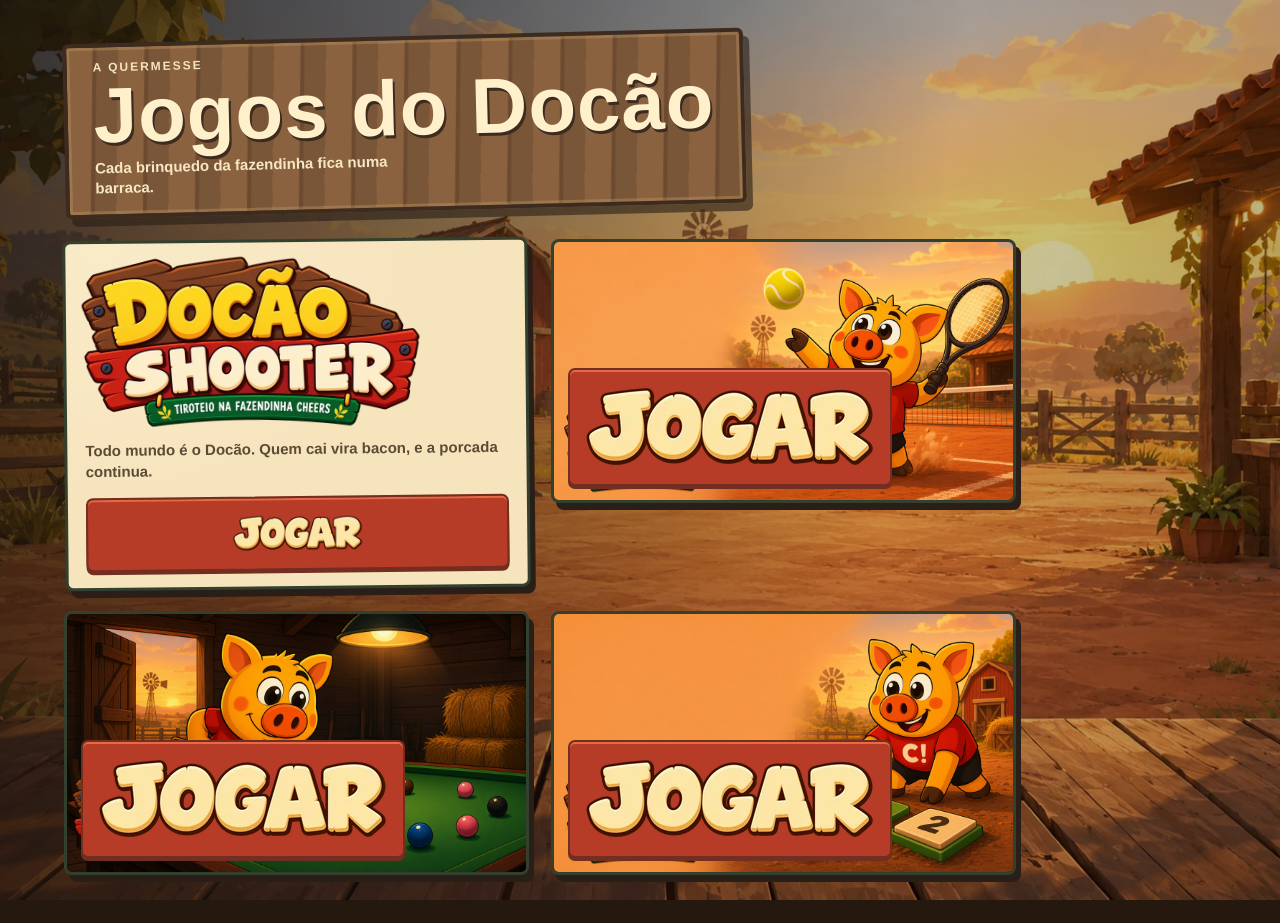
<file: hub.html>
<!DOCTYPE html>
<html lang="pt-BR">
<head>
<meta charset="utf-8">
<meta name="viewport" content="width=device-width,initial-scale=1">
<title>Jogos do Docão</title>
<link rel="stylesheet" href="hub.css">
</head>
<body>
  <div class="yard" aria-hidden="true"></div>
  <main class="fair">
    <header class="fair-head">
      <p class="eyebrow">A quermesse</p>
      <h1>Jogos do Docão</h1>
      <p class="lead">Cada brinquedo da fazendinha fica numa barraca.</p>
    </header>
    <ul class="stalls">
      <li>
        <a class="stall open" href="./index.html">
          <img class="stall-logo" src="./assets/menu/logo-madeira-cartoon.webp" alt="Docão Shooter — Tiroteio na Fazendinha Cheers" width="760" height="380">
          <span class="stall-copy">Todo mundo é o Docão. Quem cai vira bacon, e a porcada continua.</span>
          <span class="stall-go"><img src="./assets/menu/lettering-jogar.webp" alt="Jogar"></span>
        </a>
      </li>
      <li>
        <a class="stall poster poster-link" href="./tenis.html">
          <img src="./assets/hub/tenis.jpg" alt="Docão Tênis — Saque na fazendinha" width="1280" height="720">
          <span class="stall-go poster-go"><img src="./assets/menu/lettering-jogar.webp" alt="Jogar"></span>
        </a>
      </li>
      <li>
        <a class="stall poster poster-link" href="./snooker.html">
          <img src="./assets/hub/snooker.jpg" alt="Docão Snooker — Tacada no celeiro" width="1280" height="720">
          <span class="stall-go poster-go"><img src="./assets/menu/lettering-jogar.webp" alt="Jogar"></span>
        </a>
      </li>
      <li>
        <a class="stall poster poster-link" href="./minado.html">
          <img src="./assets/hub/minado.jpg" alt="Docão Minado — Campo da fazendinha" width="1280" height="720">
          <span class="stall-go poster-go"><img src="./assets/menu/lettering-jogar.webp" alt="Jogar"></span>
        </a>
      </li>
    </ul>
  </main>
</body>
</html>
</file>
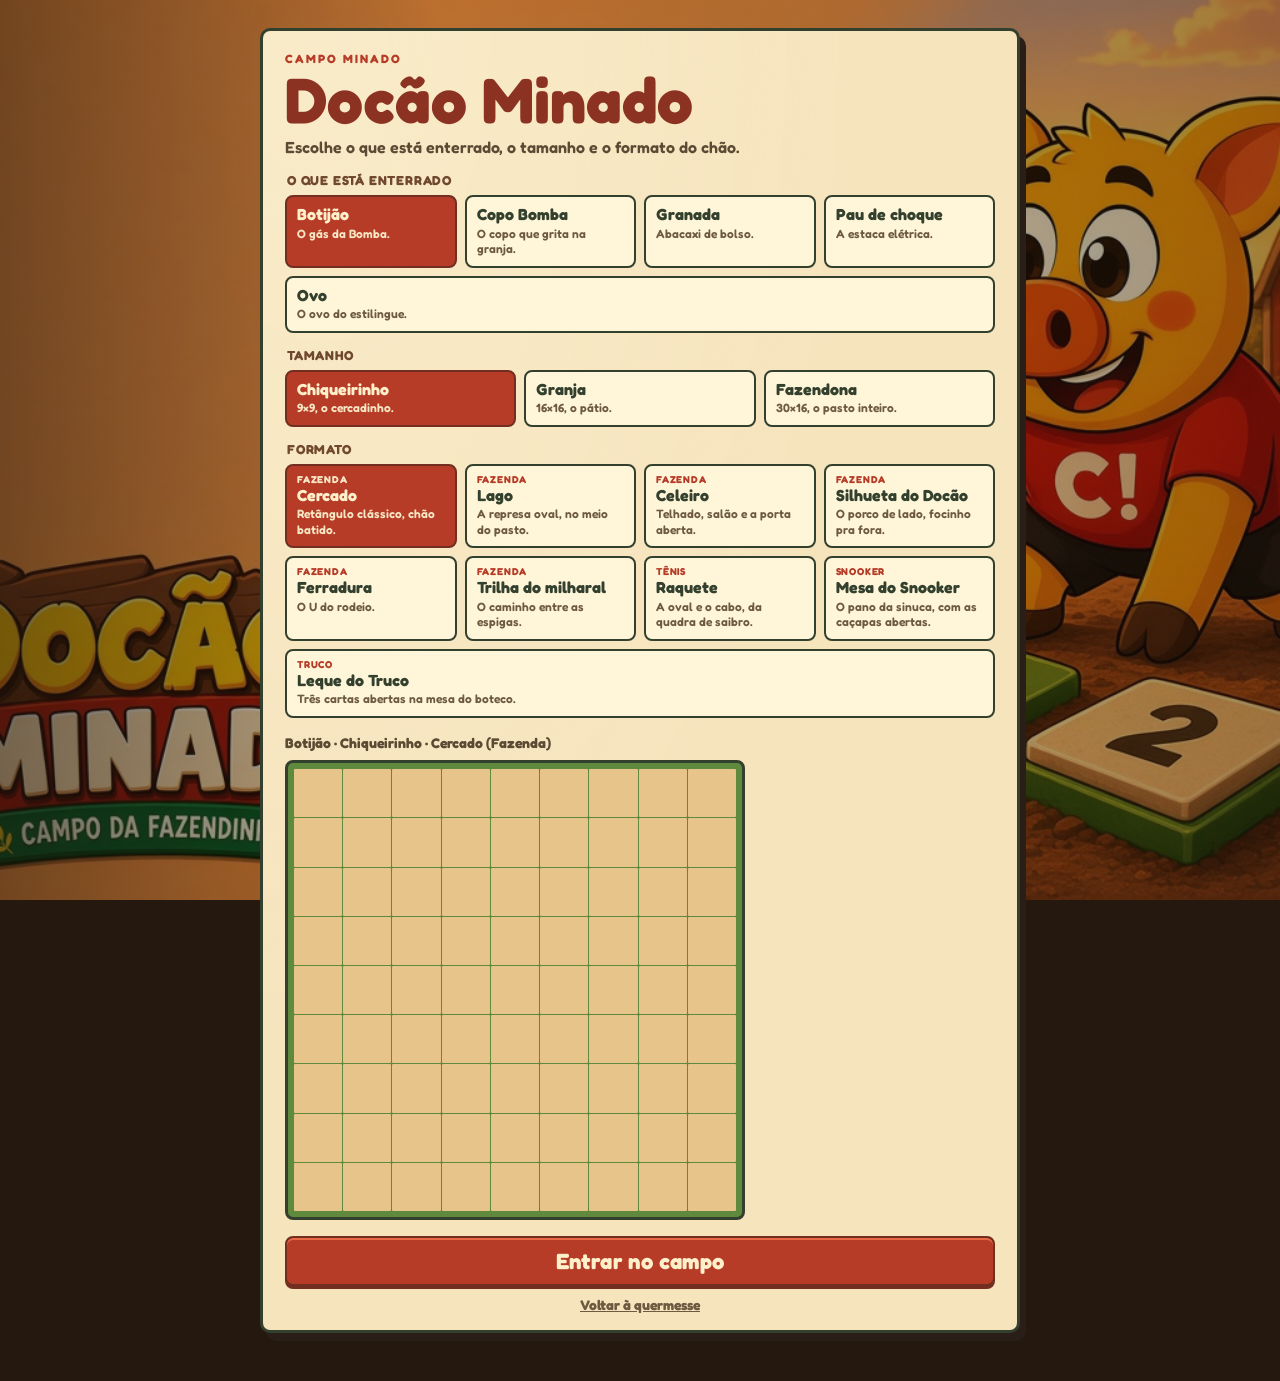
<file: minado.html>
<!DOCTYPE html>
<html lang="pt-BR">
<head>
<meta charset="utf-8">
<meta name="viewport" content="width=device-width,initial-scale=1">
<title>Docão Minado</title>
<link rel="preload" href="assets/fonts/Fredoka.woff2" as="font" type="font/woff2" crossorigin>
<link rel="stylesheet" href="minado.css">
</head>
<body>
<section id="lobby">
  <form id="comanda">
    <p class="eyebrow">Campo minado</p>
    <h1>Docão Minado</h1>
    <p class="lead">Escolhe o que está enterrado, o tamanho e o formato do chão.</p>

    <fieldset>
      <legend>O que está enterrado</legend>
      <div class="picks" id="bombas"></div>
    </fieldset>
    <fieldset>
      <legend>Tamanho</legend>
      <div class="picks" id="tamanhos"></div>
    </fieldset>
    <fieldset>
      <legend>Formato</legend>
      <div class="picks picks-shape" id="formatos"></div>
    </fieldset>

    <div class="preview-wrap">
      <p id="preview-nome"></p>
      <div id="preview" aria-hidden="true"></div>
    </div>
    <button type="submit" class="go">Entrar no campo</button>
    <a class="quiet" href="./hub.html">Voltar à quermesse</a>
  </form>
</section>

<section id="mesa" hidden>
  <header class="hud">
    <a class="back" href="./hub.html">Quermesse</a>
    <p id="miolo"></p>
    <button type="button" id="contador" class="lcd" aria-label="Bombas restantes">000</button>
    <button type="button" id="cara" aria-label="Começar de novo">🐽</button>
    <span id="tempo" class="lcd" aria-label="Tempo">000</span>
    <button type="button" id="marcar" aria-pressed="false">Marcar</button>
  </header>
  <p id="dica">Clique abre. Direito, ou segurar, planta a bandeirinha. Número já aberto limpa o resto se a conta fechar.</p>
  <div id="tabuleiro" role="group" aria-label="Campo"></div>
</section>

<section id="derrota" hidden role="dialog" aria-labelledby="derrotaFrase">
  <div class="sheet">
    <h2 id="derrotaFrase">o Barriguinha te pegou</h2>
    <p id="derrotaQual"></p>
    <div class="acts">
      <button type="button" id="derrota-de-novo">De novo</button>
      <button type="button" id="derrota-outro">Outro campo</button>
    </div>
    <svg class="barriga" viewBox="0 0 320 480" role="img" aria-label="Porquinho de camisa arregaçada e barriga de fora, na pose de fazer xixi na tela, sem nada explícito">
      <rect class="tela" x="36" y="404" width="248" height="56" rx="10"/>
      <ellipse cx="210" cy="438" rx="52" ry="11" fill="#e6c63a"/>
      <ellipse cx="124" cy="372" rx="22" ry="36" fill="#f3b1b6"/>
      <ellipse cx="204" cy="364" rx="20" ry="32" fill="#f3b1b6" transform="rotate(12 204 364)"/>
      <ellipse cx="112" cy="404" rx="22" ry="10" fill="#e8899a"/>
      <ellipse cx="220" cy="392" rx="20" ry="10" fill="#e8899a"/>
      <rect x="108" y="258" width="112" height="78" rx="18" fill="#2c5f92"/>
      <rect x="108" y="258" width="112" height="14" rx="7" fill="#1d4068"/>
      <path class="xixi" d="M166 228c26 24 62 70 52 206-14 4-24-4-26-10-8-62-22-120-46-148-8-8 2-36 20-48z"/>
      <ellipse cx="160" cy="236" rx="66" ry="50" fill="#f8cfd2"/>
      <ellipse cx="160" cy="248" rx="42" ry="30" fill="#f4bcc4"/>
      <path d="M160 232c7 1 9 8 4 12-5 4-11 0-11-5 0-5 4-7 7-7z" fill="none" stroke="#d47b88" stroke-width="2.4"/>
      <path d="M108 270c34 22 70 20 104-8" fill="#e59aa6"/>
      <path d="M86 214c-16-8-18-26-6-30 10-3 16 8 8 16" fill="none" stroke="#e8899a" stroke-width="7" stroke-linecap="round"/>
      <ellipse cx="160" cy="168" rx="28" ry="22" fill="#f6c2c6"/>
      <path d="M88 156c46-16 112-14 156 8l6 26c-50 16-116 14-164-2z" fill="#b73c28"/>
      <path d="M104 162c42-10 92-8 128 8" fill="none" stroke="#f6e4bd" stroke-width="6" stroke-linecap="round"/>
      <path d="M98 178c48-12 104-8 140 8" fill="none" stroke="#f6e4bd" stroke-width="6" stroke-linecap="round"/>
      <ellipse cx="164" cy="188" rx="78" ry="14" fill="#8e2c1e"/>
      <ellipse cx="164" cy="184" rx="72" ry="10" fill="#c44b36"/>
      <path d="M230 158c28-6 42 18 24 34-12-4-20 6-26 14-4-14-8-32 2-48z" fill="#f3b1b6"/>
      <ellipse cx="236" cy="192" rx="13" ry="9" fill="#f3b1b6"/>
      <path d="M96 164c-32 18-24 54-4 66 6-18 4-34 14-46 2-14 0-24-10-20z" fill="#f3b1b6"/>
      <ellipse cx="160" cy="108" rx="50" ry="46" fill="#f6c2c6"/>
      <ellipse cx="114" cy="78" rx="17" ry="21" fill="#f3b1b6"/>
      <ellipse cx="206" cy="74" rx="15" ry="19" fill="#f3b1b6" transform="rotate(12 206 74)"/>
      <ellipse cx="116" cy="82" rx="8" ry="11" fill="#f0a0ad"/>
      <ellipse cx="204" cy="78" rx="7" ry="10" fill="#f0a0ad"/>
      <ellipse cx="160" cy="122" rx="24" ry="16" fill="#f7a8b4"/>
      <ellipse cx="151" cy="122" rx="3.5" ry="4.5" fill="#c46b7c"/>
      <ellipse cx="169" cy="122" rx="3.5" ry="4.5" fill="#c46b7c"/>
      <path d="M134 96c8 7 15 7 21 0" fill="none" stroke="#3a2a28" stroke-width="3" stroke-linecap="round"/>
      <path d="M166 94c8 7 15 7 21 0" fill="none" stroke="#3a2a28" stroke-width="3" stroke-linecap="round"/>
      <path d="M144 136c10 9 24 9 34 0" fill="none" stroke="#a85a68" stroke-width="2.6" stroke-linecap="round"/>
      <circle cx="196" cy="360" r="3.5" fill="#f0d34a"/>
      <circle cx="228" cy="418" r="3" fill="#ffe98a"/>
    </svg>
  </div>
</section>

<section id="vitoria" hidden role="dialog" aria-labelledby="vitoriaFrase">
  <div class="sheet">
    <h2 id="vitoriaFrase">O campo ficou limpo.</h2>
    <p id="vitoriaQual"></p>
    <div class="acts">
      <button type="button" id="vitoria-de-novo">De novo</button>
      <button type="button" id="vitoria-outro">Outro campo</button>
    </div>
  </div>
</section>
<script type="module" src="./minado/main.js"></script>
</body>
</html>
</file>
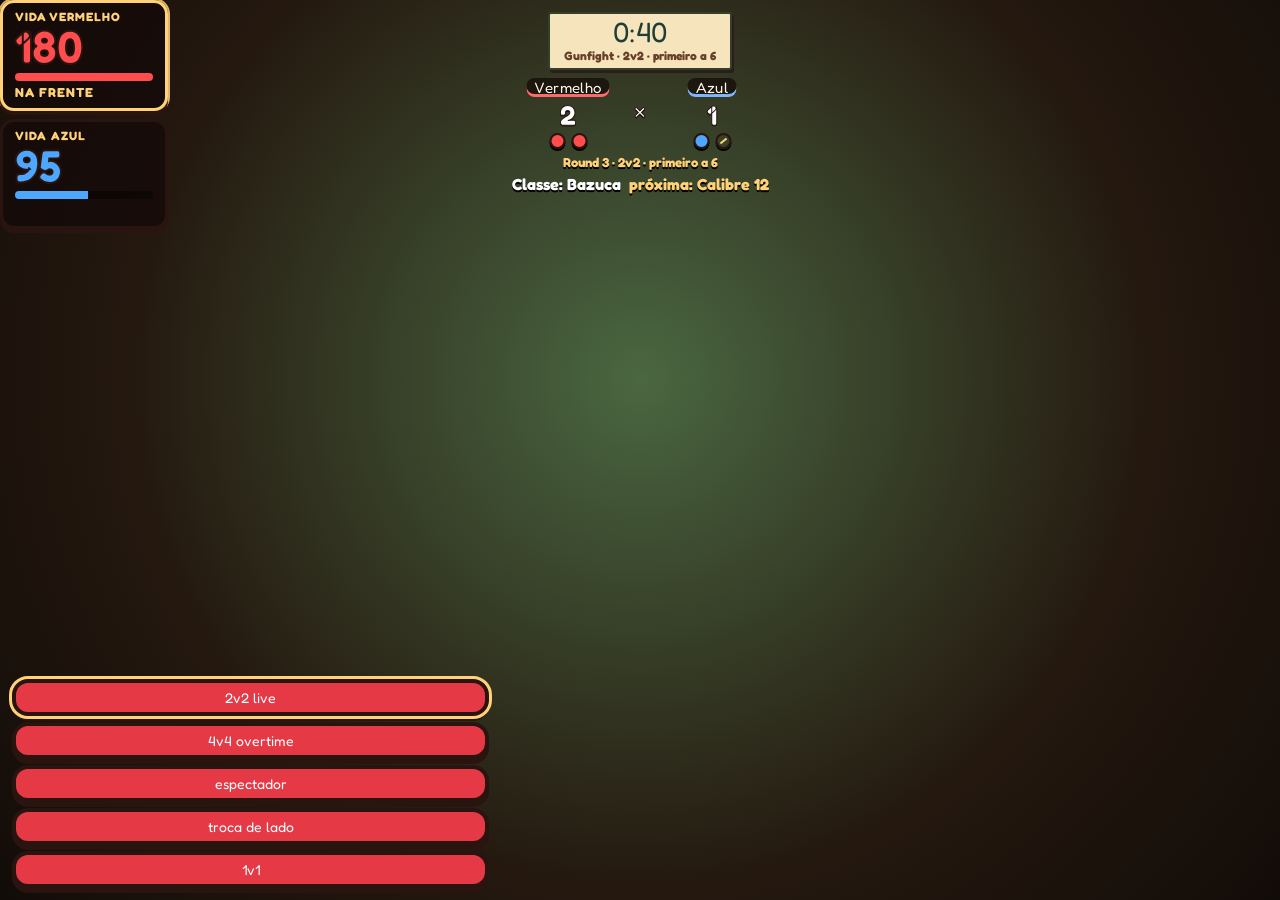
<file: tools/gunfight-hud-preview.html>
<!DOCTYPE html>
<html lang="pt-BR">
<head>
<meta charset="utf-8">
<meta name="viewport" content="width=device-width,initial-scale=1">
<title>Gunfight HUD</title>
<link rel="stylesheet" href="../style.css">
<link rel="stylesheet" href="../gunfight-hud.css">
<style>
  body{background:radial-gradient(circle at 50% 42%, #4a6741 0%, #24180f 62%, #120c08 100%)}
  #gfLab{position:fixed;left:12px;bottom:12px;z-index:30;display:flex;gap:6px;flex-wrap:wrap;max-width:70vw}
  #gfLab button{margin:0;padding:6px 10px;font-size:14px}
  #gfLab button.on{outline:3px solid #ffd27a}
</style>
</head>
<body class="gfmode">
<div id="hud">
  <div id="topbar"><div id="timer">1:14</div><div id="leader"></div></div>
  <div id="bombBanner" class="hidden"><div class="b1"></div><div class="b2"></div></div>
</div>
<div id="gfLab"></div>
<script type="module">
import { mountGunfightHud, renderGunfightHud, showGunfightBanner, setGunfightWatch, gunfightBannersFromEvents, GF_PREVIEWS } from '../gunfight-hud.js';
const order = ['live', 'ot', 'spec', 'swap', 'duel'];
const labels = { live: '2v2 live', ot: '4v4 overtime', spec: 'espectador', swap: 'troca de lado', duel: '1v1' };
mountGunfightHud(document);
const lab = document.getElementById('gfLab');
function show(id) {
  const raw = GF_PREVIEWS[id];
  if (!raw) return;
  renderGunfightHud(raw);
  const banners = raw.events ? gunfightBannersFromEvents(raw.events, raw) : [];
  const banner = document.getElementById('bombBanner');
  if (banners.length) showGunfightBanner(banners[0]);
  else if (banner) banner.classList.add('hidden');
  setGunfightWatch(raw.watch || '');
  document.body.dataset.cena = id;
  for (const b of lab.querySelectorAll('button')) b.classList.toggle('on', b.dataset.cena === id);
}
for (const id of order) {
  const b = document.createElement('button');
  b.type = 'button'; b.dataset.cena = id; b.textContent = labels[id];
  b.onclick = () => show(id);
  lab.appendChild(b);
}
const q = new URLSearchParams(location.search).get('cena') || 'live';
show(order.includes(q) ? q : 'live');
</script>
</body>
</html>
</file>
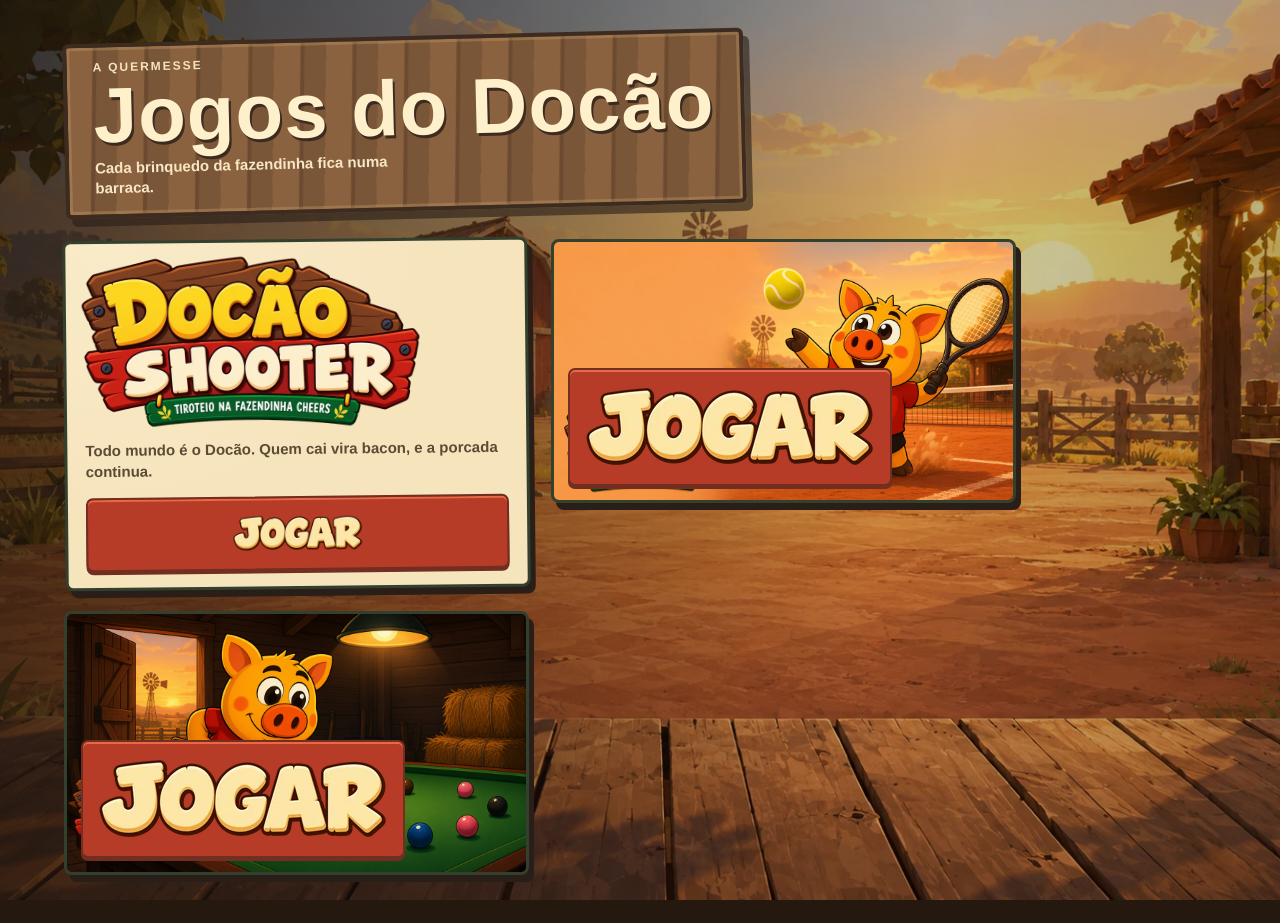
<file: modo/zumbi/hub.html>
<!DOCTYPE html>
<html lang="pt-BR">
<head>
<meta charset="utf-8">
<base href="/modo/zumbi/">
<meta name="viewport" content="width=device-width,initial-scale=1">
<title>Jogos do Docão</title>
<link rel="stylesheet" href="hub.css">
</head>
<body>
  <div class="yard" aria-hidden="true"></div>
  <main class="fair">
    <header class="fair-head">
      <p class="eyebrow">A quermesse</p>
      <h1>Jogos do Docão</h1>
      <p class="lead">Cada brinquedo da fazendinha fica numa barraca.</p>
    </header>
    <ul class="stalls">
      <li>
        <a class="stall open" href="./index.html">
          <img class="stall-logo" src="./assets/menu/logo-madeira-cartoon.webp" alt="Docão Shooter — Tiroteio na Fazendinha Cheers" width="760" height="380">
          <span class="stall-copy">Todo mundo é o Docão. Quem cai vira bacon, e a porcada continua.</span>
          <span class="stall-go"><img src="./assets/menu/lettering-jogar.webp" alt="Jogar"></span>
        </a>
      </li>
      <li>
        <a class="stall poster poster-link" href="./tenis.html">
          <img src="./assets/hub/tenis.jpg" alt="Docão Tênis — Saque na fazendinha" width="1280" height="720">
          <span class="stall-go poster-go"><img src="./assets/menu/lettering-jogar.webp" alt="Jogar"></span>
        </a>
      </li>
      <li>
        <a class="stall poster poster-link" href="./snooker.html">
          <img src="./assets/hub/snooker.jpg" alt="Docão Snooker — Tacada no celeiro" width="1280" height="720">
          <span class="stall-go poster-go"><img src="./assets/menu/lettering-jogar.webp" alt="Jogar"></span>
        </a>
      </li>
    </ul>
  </main>
</body>
</html>
</file>
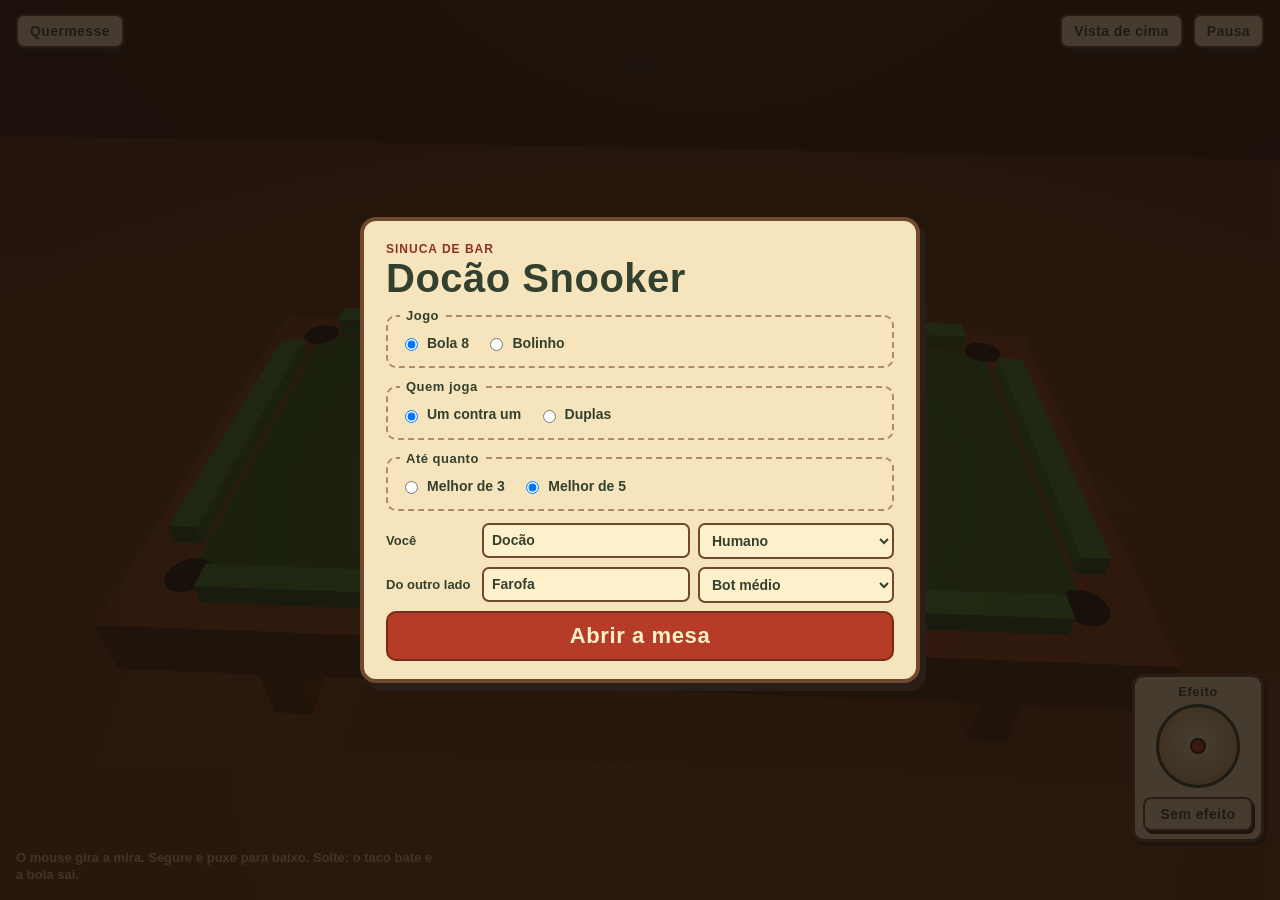
<file: modo/zumbi/snooker.html>
<!DOCTYPE html>
<html lang="pt-BR">
<head>
<meta charset="utf-8">
<base href="/modo/zumbi/">
<meta name="viewport" content="width=device-width,initial-scale=1">
<title>Docão Snooker</title>
<link rel="stylesheet" href="snooker.css">
<script type="importmap">{ "imports": { "three": "./vendor/three.module.js" } }</script>
</head>
<body>
<canvas id="mesa"></canvas>
<div id="hud">
  <header class="top">
    <a class="back" href="./hub.html">Quermesse</a>
    <div class="board" id="placar"></div>
    <button type="button" id="topo" class="chip">Vista de cima</button>
    <button type="button" id="pausa-btn" class="chip">Pausa</button>
  </header>
  <div id="contagem" class="contagem" hidden></div>
  <p id="fala"></p>
  <div id="acoes"></div>
  <div id="efeito">
    <p>Efeito</p>
    <button type="button" id="disco" aria-label="Efeito da tacada"><span id="marca"></span></button>
    <button type="button" id="limpa" class="chip">Sem efeito</button>
  </div>
  <div id="forca" hidden><span></span></div>
  <p id="dica">O mouse gira a mira. Segure e puxe para baixo. Solte: o taco bate e a bola sai.</p>
</div>
<section id="lobby">
  <form id="comanda">
    <p class="eyebrow">Sinuca de bar</p>
    <h1>Docão Snooker</h1>
    <fieldset>
      <legend>Jogo</legend>
      <label><input type="radio" name="modo" value="bola8" checked> Bola 8</label>
      <label><input type="radio" name="modo" value="bolinho"> Bolinho</label>
    </fieldset>
    <fieldset id="quem">
      <legend>Quem joga</legend>
      <label><input type="radio" name="mesa" value="1v1" checked> Um contra um</label>
      <label><input type="radio" name="mesa" value="dupla"> Duplas</label>
    </fieldset>
    <fieldset>
      <legend>Até quanto</legend>
      <label><input type="radio" name="corrida" value="curta"> Curta</label>
      <label><input type="radio" name="corrida" value="longa" checked> Longa</label>
    </fieldset>
    <div id="cadeiras"></div>
    <button type="submit" class="go">Abrir a mesa</button>
  </form>
</section>
<section id="pausa" hidden>
  <div class="sheet">
    <h2>Pausa</h2>
    <button type="button" id="continua">Continuar</button>
    <button type="button" id="rever">Rever a última tacada</button>
    <button type="button" id="de-novo">Reiniciar a partida</button>
    <a href="./hub.html">Voltar à quermesse</a>
  </div>
</section>
<script type="module" src="./snooker/main.js"></script>
</body>
</html>
</file>
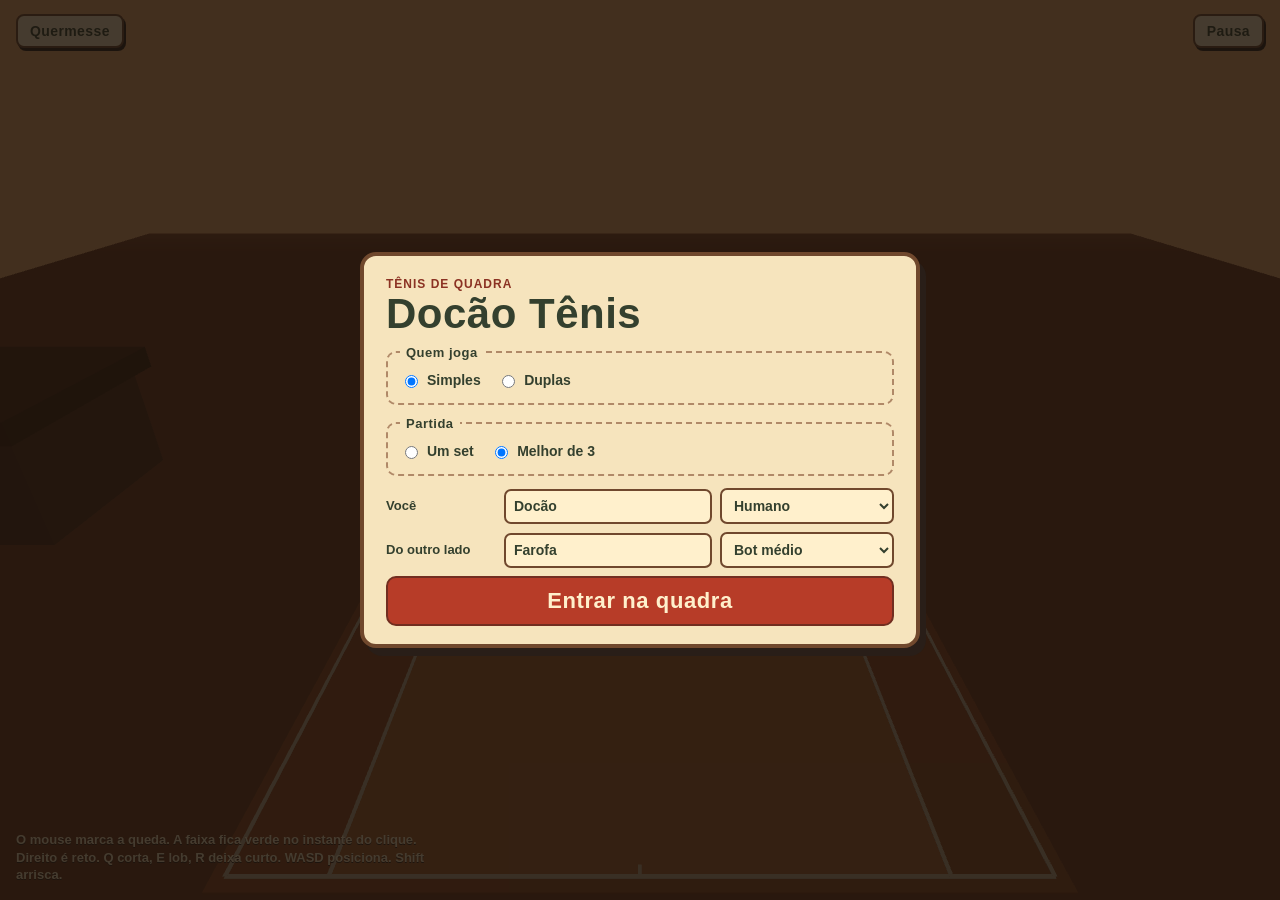
<file: modo/zumbi/tenis.html>
<!DOCTYPE html>
<html lang="pt-BR">
<head>
<meta charset="utf-8">
<base href="/modo/zumbi/">
<meta name="viewport" content="width=device-width,initial-scale=1">
<title>Docão Tênis</title>
<link rel="stylesheet" href="tenis.css">
<script type="importmap">{ "imports": { "three": "./vendor/three.module.js" } }</script>
</head>
<body>
<canvas id="quadra"></canvas>
<div id="hud">
  <header class="top">
    <a class="back" href="./hub.html">Quermesse</a>
    <div class="board" id="placar"></div>
    <button type="button" id="pausa-btn" class="chip">Pausa</button>
  </header>
  <p id="fala"></p>
  <div id="acoes"></div>
  <p id="nota" hidden></p>
  <div id="faixa" hidden><span id="verde"></span><i id="agulha"></i></div>
  <div id="golpes" hidden>
    <p>Golpe</p>
    <button type="button" data-golpe="liftado">Liftado</button>
    <button type="button" data-golpe="reto">Reto</button>
    <button type="button" data-golpe="cortado">Cortado</button>
    <button type="button" data-golpe="lob">Lob</button>
    <button type="button" data-golpe="curto">Curto</button>
  </div>
  <p id="dica">O mouse marca a queda. A faixa fica verde no instante do clique. Direito é reto. Q corta, E lob, R deixa curto. WASD posiciona. Shift arrisca.</p>
</div>
<section id="lobby">
  <form id="comanda">
    <p class="eyebrow">Tênis de quadra</p>
    <h1>Docão Tênis</h1>
    <fieldset>
      <legend>Quem joga</legend>
      <label><input type="radio" name="mesa" value="simples" checked> Simples</label>
      <label><input type="radio" name="mesa" value="dupla"> Duplas</label>
    </fieldset>
    <fieldset>
      <legend>Partida</legend>
      <label><input type="radio" name="partida" value="curta"> Um set</label>
      <label><input type="radio" name="partida" value="longa" checked> Melhor de 3</label>
    </fieldset>
    <div id="cadeiras"></div>
    <button type="submit" class="go">Entrar na quadra</button>
  </form>
</section>
<section id="pausa" hidden>
  <div class="sheet">
    <h2>Pausa</h2>
    <button type="button" id="continua">Continuar</button>
    <button type="button" id="de-novo">Outra partida</button>
    <a href="./hub.html">Voltar à quermesse</a>
  </div>
</section>
<script type="module" src="./tenis/main.js"></script>
</body>
</html>
</file>
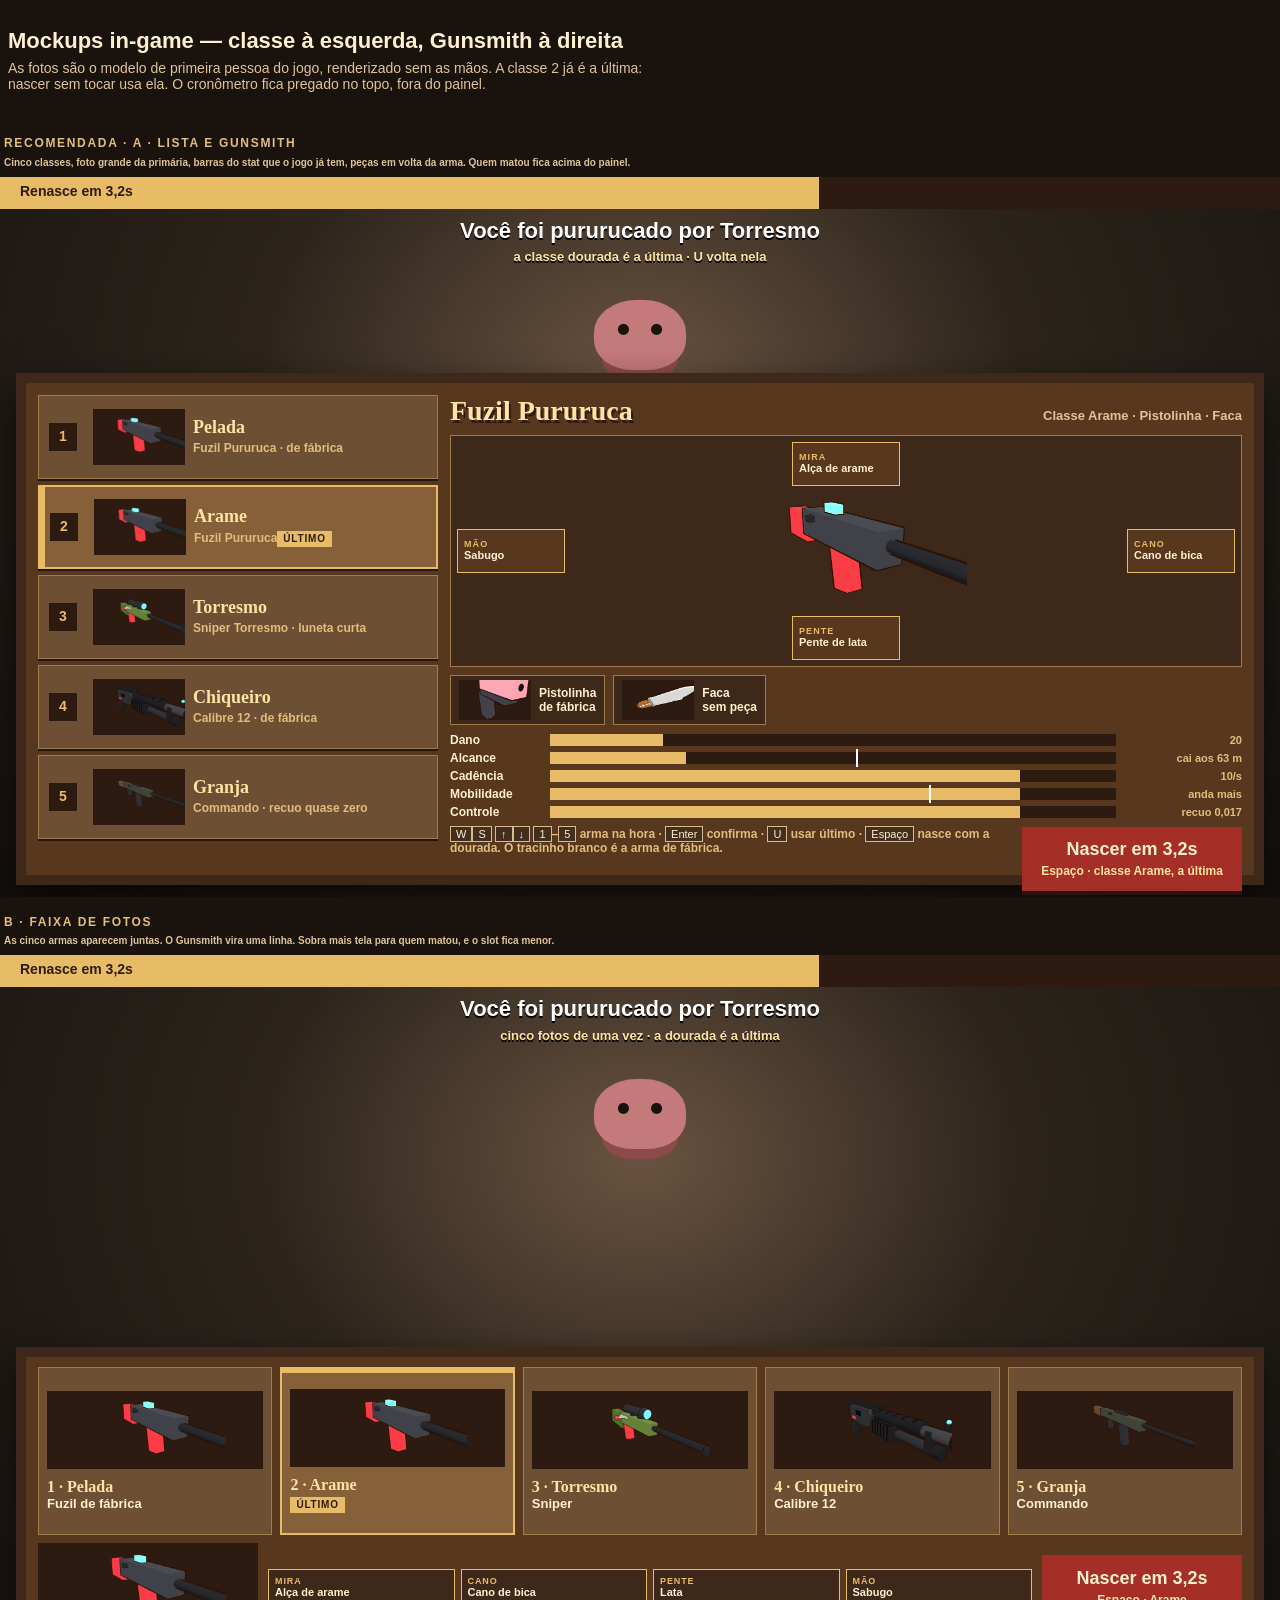
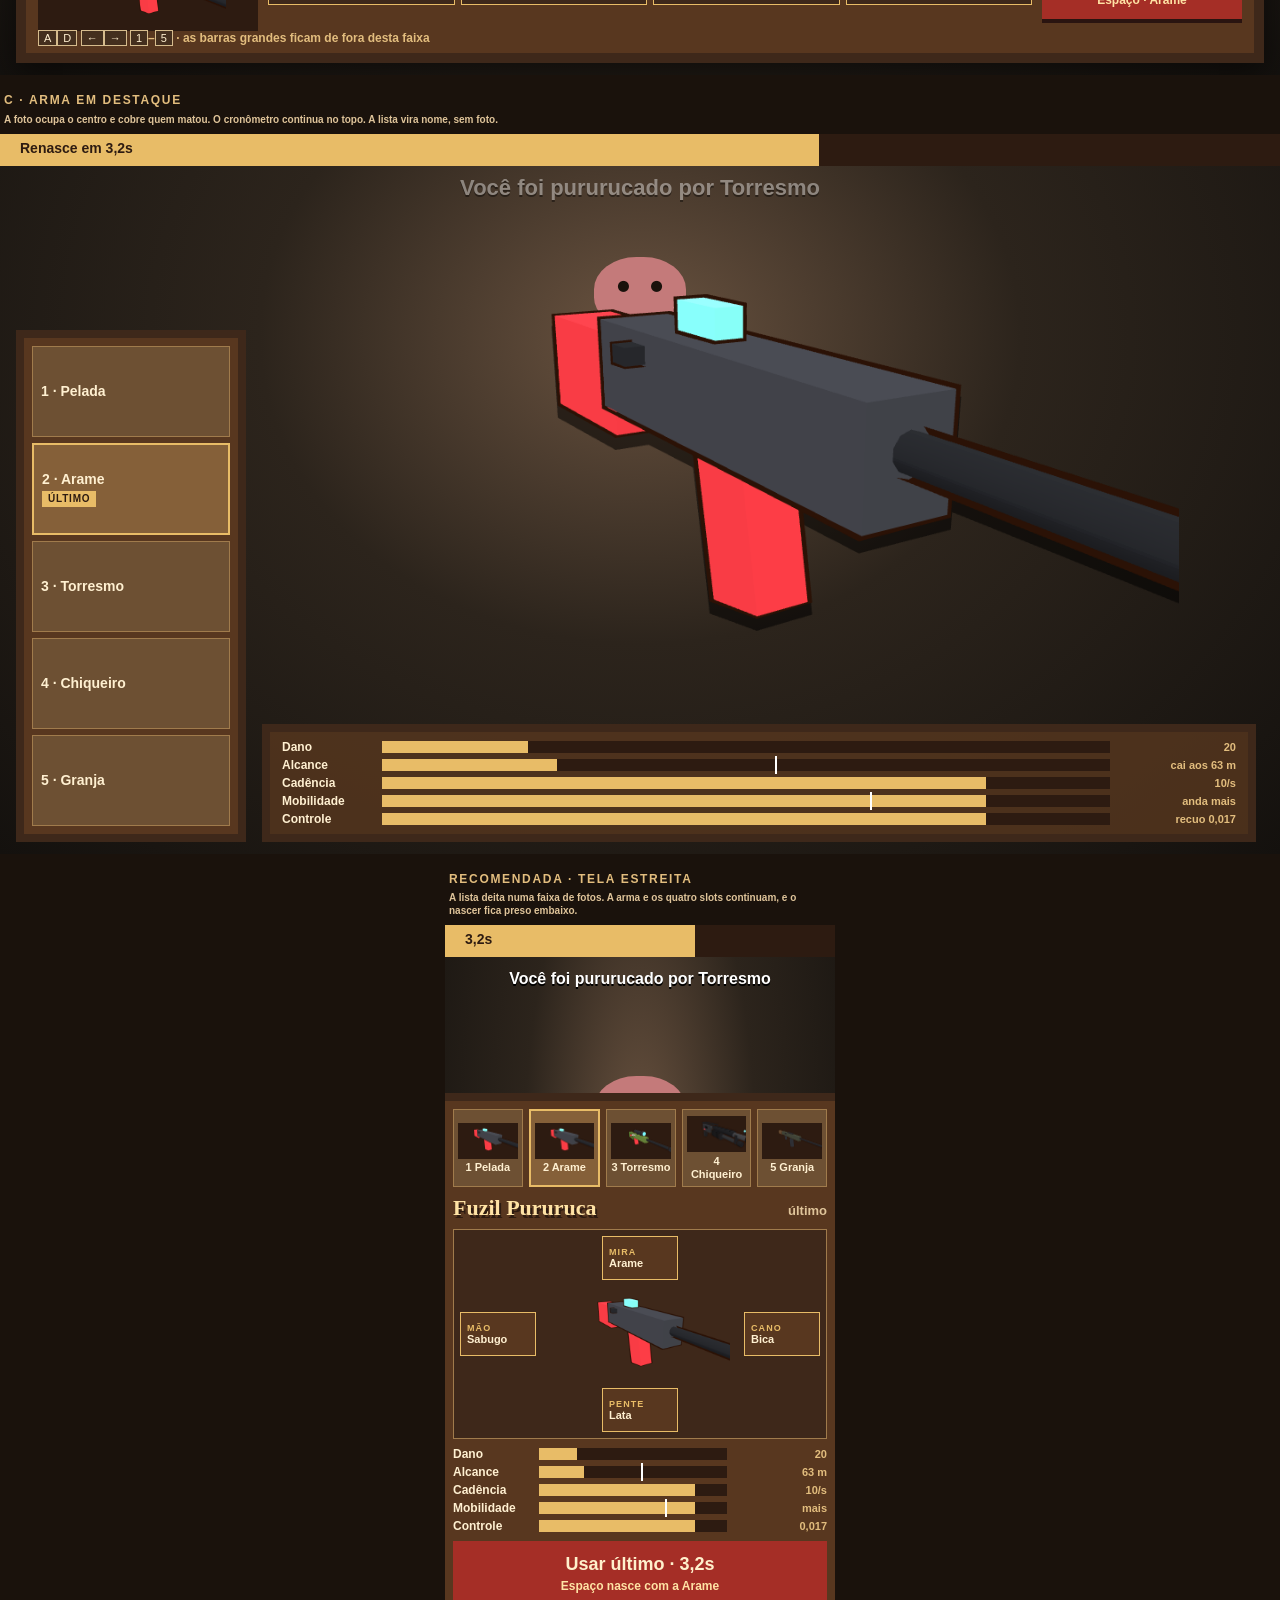
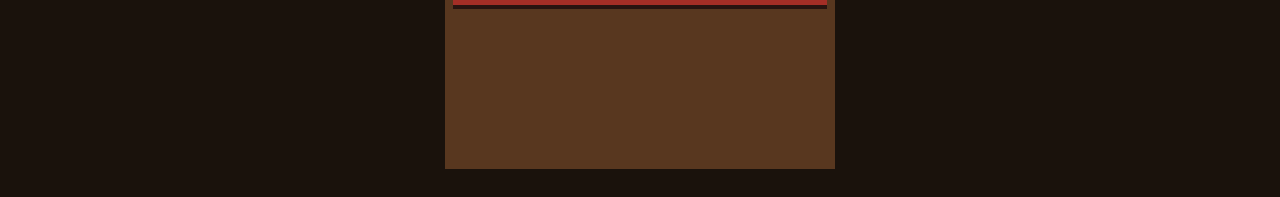
<file: docs/mockups/acessorios/cod.html>
<!DOCTYPE html>
<html lang="pt-BR">
<head>
<meta charset="utf-8">
<meta name="viewport" content="width=device-width, initial-scale=1">
<title>Mockup — classes no respawn · Docão Shooter</title>
<style>
  :root {
    --cream: #fff0d1; --gold: #e8bc67; --gold-2: #e2bd7e;
    --wood: #58371f; --wood-2: #3e281a; --tray: #6d5033;
    --ink: #2d1b11; --muted: #dfc49a;
  }
  * { box-sizing: border-box; }
  body { margin: 0; background: #1a120c; color: var(--cream); font-family: "Trebuchet MS", "Segoe UI", sans-serif; }
  header.page { max-width: 1280px; margin: 0 auto; padding: 28px 8px 8px; }
  header.page h1 { margin: 0 0 6px; font-size: 22px; }
  header.page p { margin: 0 0 18px; color: var(--muted); font-size: 14px; max-width: 82ch; }
  .label-shot {
    max-width: 1280px; margin: 18px auto 8px; padding: 0 4px;
    font: 800 12px/1.3 "Trebuchet MS", sans-serif; letter-spacing: .14em;
    text-transform: uppercase; color: var(--gold-2);
  }
  .label-shot small { display: block; letter-spacing: 0; text-transform: none; font-weight: 600; color: var(--muted); margin-top: 4px; }
  .world { position: absolute; inset: 0; background: radial-gradient(ellipse at 50% 28%, #6a5340 0%, #2c241c 42%, #14110e 100%); }
  .world::after {
    content: ""; position: absolute; left: 50%; top: 22%; width: 92px; height: 70px;
    transform: translate(-50%, -50%);
    background:
      radial-gradient(circle at 32% 42%, #1a120c 5px, transparent 6px),
      radial-gradient(circle at 68% 42%, #1a120c 5px, transparent 6px),
      #c47a7a;
    border-radius: 46% 46% 42% 42%; box-shadow: 0 18px 0 -8px #8d4a4a;
  }
  .kill {
    position: absolute; left: 0; right: 0; top: 40px; text-align: center; color: #fff;
    text-shadow: 0 2px 0 #000; font: 800 22px/1.3 "Trebuchet MS", sans-serif; z-index: 2;
  }
  .kill small { display: block; margin-top: 4px; font-size: 13px; color: #ffe3a5; }
  .timer {
    position: absolute; left: 0; right: 0; top: 0; height: 32px; z-index: 5;
    background: #2d1b11;
  }
  .timer i { position: absolute; left: 0; top: 0; bottom: 0; width: 64%; background: #e8bc67; }
  .timer span {
    position: relative; margin-left: 12px; display: inline-block; margin-top: 4px;
    font: 800 14px "Trebuchet MS", sans-serif; color: #2d1b11; background: #e8bc67; padding: 2px 8px;
  }
  kbd { border: 1px solid #d6bc8d; background: #30281e80; padding: 1px 5px; font: 11px "Trebuchet MS", sans-serif; color: #fff0d1; }

  .cls {
    display: grid; grid-template-columns: 36px 92px 1fr; gap: 8px; align-items: center;
    width: 100%; text-align: left; min-height: 84px; padding: 8px 10px;
    background: #6d5033; color: #fff0d1; border: 1px solid #a07b4c; box-shadow: 0 2px #21170f;
    font: 800 14px/1.2 "Trebuchet MS", sans-serif;
  }
  .cls .n { width: 28px; height: 28px; display: grid; place-items: center; background: #2d1b11; color: #e8bc67; }
  .cls img { width: 92px; height: 56px; object-fit: contain; background: #2d1b11; }
  .cls b { display: block; font-family: Georgia, serif; font-size: 18px; font-weight: 700; color: #ffe3a5; }
  .cls em { font-style: normal; color: #e2bd7e; font-size: 12px; }
  .cls.on { background: #856039; border: 2px solid #e8bc67; box-shadow: inset 5px 0 #e8bc67, 0 2px #21170f; }
  .tag { display: inline-block; margin-top: 3px; background: #e8bc67; color: #2d1b11; font-size: 10px; letter-spacing: .08em; padding: 2px 6px; }

  .gunsmith { display: flex; flex-direction: column; min-width: 0; gap: 8px; }
  .gs-head { display: flex; justify-content: space-between; align-items: baseline; gap: 8px; }
  .gs-head h2 { margin: 0; font-family: Georgia, serif; font-size: 28px; color: #ffe3a5; text-shadow: 2px 3px #2d1b11; }
  .gs-head p { margin: 0; color: #dfc49a; font-size: 13px; font-weight: 700; }
  .stage { position: relative; height: 232px; background: #3e281a; border: 1px solid #a07b4c; }
  .stage .hero { position: absolute; left: 124px; right: 124px; top: 48px; bottom: 48px; width: calc(100% - 248px); height: 136px; object-fit: contain; }
  .slot {
    position: absolute; width: 108px; min-height: 44px; padding: 4px 6px; text-align: left;
    background: #58371f; color: #fff0d1; border: 1px solid #e8bc67;
    font: 800 11px/1.15 "Trebuchet MS", sans-serif;
  }
  .slot em { display: block; font-style: normal; letter-spacing: .12em; font-size: 9px; color: #e8bc67; }
  .slot.mira { top: 6px; left: 50%; transform: translateX(-50%); }
  .slot.cano { right: 6px; top: 50%; transform: translateY(-50%); }
  .slot.pente { bottom: 6px; left: 50%; transform: translateX(-50%); }
  .slot.mao { left: 6px; top: 50%; transform: translateY(-50%); }
  .sides { display: flex; gap: 8px; }
  .sides div { display: flex; gap: 8px; align-items: center; background: #3e281a; border: 1px solid #a07b4c; padding: 4px 8px; font-size: 12px; font-weight: 800; }
  .sides img { width: 72px; height: 40px; object-fit: contain; background: #2d1b11; }
  .bars { display: grid; gap: 4px; }
  .bar { display: grid; grid-template-columns: 92px 1fr 118px; gap: 8px; align-items: center; font-size: 12px; font-weight: 800; color: #fff0d1; }
  .track { position: relative; height: 12px; background: #2d1b11; }
  .track i { position: absolute; left: 0; top: 0; bottom: 0; background: #e8bc67; }
  .track s { position: absolute; top: -3px; bottom: -3px; width: 2px; background: #fff; }
  .bar em { font-style: normal; text-align: right; color: #e2bd7e; font-size: 11px; }
  .hint { margin: 0; color: #e2bd7e; font-size: 12px; font-weight: 700; }
  .go {
    min-height: 64px; background: #a52e26; color: #fff0cc; border: 0;
    font: 900 18px/1.15 "Trebuchet MS", sans-serif; box-shadow: 0 4px #2a1410; padding: 8px;
  }
  .go small { display: block; margin-top: 4px; font: 700 12px "Trebuchet MS", sans-serif; color: #ffe3a5; }

  #a-morte, #b-morte, #c-morte { width: 1280px; height: 720px; margin: 0 auto; position: relative; overflow: hidden; }
  #a-morte .panel {
    position: absolute; left: 16px; right: 16px; top: 196px; bottom: 12px;
    display: grid; grid-template-columns: 400px 1fr; gap: 12px;
    background: #58371f; border: 10px solid #3e281a; padding: 12px;
    box-shadow: 0 18px 40px #000a;
  }
  #a-morte .list { display: flex; flex-direction: column; gap: 6px; }
  #a-morte .foot { display: grid; grid-template-columns: 1fr 220px; gap: 8px; align-items: stretch; }

  /* B — faixa horizontal, mais mundo livre */
  #b-morte .band {
    position: absolute; left: 16px; right: 16px; bottom: 12px;
    background: #58371f; border: 10px solid #3e281a; padding: 10px 12px 8px;
    box-shadow: 0 12px 30px #0008;
  }
  #b-morte .cards { display: grid; grid-template-columns: repeat(5, 1fr); gap: 8px; }
  #b-morte .card {
    min-height: 168px; text-align: left; padding: 8px; background: #6d5033; color: #fff0d1;
    border: 1px solid #a07b4c; font: 800 13px/1.2 "Trebuchet MS", sans-serif;
  }
  #b-morte .card img { width: 100%; height: 78px; object-fit: contain; background: #2d1b11; }
  #b-morte .card b { display: block; margin-top: 4px; font-family: Georgia, serif; font-size: 16px; color: #ffe3a5; }
  #b-morte .card.on { border: 2px solid #e8bc67; background: #856039; box-shadow: inset 0 4px #e8bc67; }
  #b-morte .detail { display: grid; grid-template-columns: 220px 1fr 200px; gap: 10px; align-items: center; margin-top: 8px; }
  #b-morte .detail img.hero { width: 220px; height: 88px; object-fit: contain; background: #2d1b11; }
  #b-morte .slots-row { display: flex; gap: 6px; }
  #b-morte .slots-row span { flex: 1; background: #3e281a; border: 1px solid #e8bc67; padding: 6px; font-size: 11px; font-weight: 800; }
  #b-morte .slots-row em { display: block; font-style: normal; color: #e8bc67; font-size: 9px; letter-spacing: .1em; }

  /* C — arma enorme, come a câmera */
  #c-morte .rail {
    position: absolute; left: 16px; top: 196px; bottom: 12px; width: 230px;
    background: #58371f; border: 8px solid #3e281a; padding: 8px;
    display: flex; flex-direction: column; gap: 6px; z-index: 3;
  }
  #c-morte .rail button {
    flex: 1; text-align: left; background: #6d5033; color: #fff0d1; border: 1px solid #a07b4c;
    font: 800 14px/1.2 "Trebuchet MS", sans-serif; padding: 8px;
  }
  #c-morte .rail button.on { border: 2px solid #e8bc67; background: #856039; }
  #c-morte .hero-wrap {
    position: absolute; left: 250px; right: 24px; top: 78px; bottom: 150px; z-index: 3;
    display: grid; place-items: center;
  }
  #c-morte .hero-wrap img { width: 92%; height: 92%; object-fit: contain; filter: drop-shadow(0 12px 0 #0008); }
  #c-morte .stats {
    position: absolute; left: 262px; right: 24px; bottom: 12px; z-index: 3;
    background: #58371fcc; border: 8px solid #3e281a; padding: 8px 12px;
  }

  #estreita-wrap { width: 390px; margin: 0 auto 28px; }
  #estreita { width: 390px; height: 844px; position: relative; overflow: hidden; background: #14110e; }
  #estreita .kill { top: 44px; font-size: 16px; padding: 0 12px; }
  #estreita .sheet {
    position: absolute; left: 0; right: 0; bottom: 0; top: 168px;
    background: #58371f; border-top: 8px solid #3e281a; padding: 8px 8px 10px;
    display: flex; flex-direction: column; gap: 8px;
  }
  #estreita .strip { display: flex; gap: 6px; overflow: hidden; }
  #estreita .chip {
    flex: 1; min-height: 78px; background: #6d5033; color: #fff0d1; border: 1px solid #a07b4c;
    font: 800 11px/1.15 "Trebuchet MS", sans-serif; padding: 4px;
  }
  #estreita .chip img { width: 100%; height: 36px; object-fit: contain; background: #2d1b11; }
  #estreita .chip.on { border: 2px solid #e8bc67; background: #856039; }
  #estreita .stage { height: 210px; }
  #estreita .stage .hero { left: 96px; right: 96px; top: 48px; bottom: 48px; width: calc(100% - 192px); height: 114px; }
  #estreita .slot { width: 76px; }
  #estreita .bar { grid-template-columns: 78px 1fr 92px; }
  #estreita .go { width: 100%; }
</style>
</head>
<body>
<header class="page">
  <h1>Mockups in-game — classe à esquerda, Gunsmith à direita</h1>
  <p>As fotos são o modelo de primeira pessoa do jogo, renderizado sem as mãos. A classe 2 já é a última: nascer sem tocar usa ela. O cronômetro fica pregado no topo, fora do painel.</p>
</header>

<p class="label-shot">Recomendada · A · lista e Gunsmith <small>Cinco classes, foto grande da primária, barras do stat que o jogo já tem, peças em volta da arma. Quem matou fica acima do painel.</small></p>
<section id="a-morte" aria-label="Morte com lista e gunsmith">
  <div class="world"></div>
  <div class="timer"><i></i><span>Renasce em 3,2s</span></div>
  <div class="kill">Você foi pururucado por Torresmo<small>a classe dourada é a última · U volta nela</small></div>
  <div class="panel">
    <div class="list">
      <button class="cls" type="button"><span class="n">1</span><img src="armas/rifle.png" alt=""><span><b>Pelada</b><em>Fuzil Pururuca · de fábrica</em></span></button>
      <button class="cls on" type="button"><span class="n">2</span><img src="armas/rifle.png" alt=""><span><b>Arame</b><em>Fuzil Pururuca</em><span class="tag">ÚLTIMO</span></span></button>
      <button class="cls" type="button"><span class="n">3</span><img src="armas/sniper.png" alt=""><span><b>Torresmo</b><em>Sniper Torresmo · luneta curta</em></span></button>
      <button class="cls" type="button"><span class="n">4</span><img src="armas/shotgun.png" alt=""><span><b>Chiqueiro</b><em>Calibre 12 · de fábrica</em></span></button>
      <button class="cls" type="button"><span class="n">5</span><img src="armas/commando.png" alt=""><span><b>Granja</b><em>Commando · recuo quase zero</em></span></button>
    </div>
    <div class="gunsmith">
      <div class="gs-head">
        <h2>Fuzil Pururuca</h2>
        <p>Classe Arame · Pistolinha · Faca</p>
      </div>
      <div class="stage">
        <img class="hero" src="armas/rifle.png" alt="Fuzil Pururuca, modelo do jogo">
        <button class="slot mira" type="button"><em>MIRA</em>Alça de arame</button>
        <button class="slot cano" type="button"><em>CANO</em>Cano de bica</button>
        <button class="slot pente" type="button"><em>PENTE</em>Pente de lata</button>
        <button class="slot mao" type="button"><em>MÃO</em>Sabugo</button>
      </div>
      <div class="sides">
        <div><img src="armas/pistol.png" alt=""><span>Pistolinha<br>de fábrica</span></div>
        <div><img src="armas/knife.png" alt=""><span>Faca<br>sem peça</span></div>
      </div>
      <div class="bars" aria-label="Stats do fuzil com a classe Arame">
        <div class="bar"><span>Dano</span><div class="track"><i style="width:20%"></i></div><em>20</em></div>
        <div class="bar"><span>Alcance</span><div class="track"><i style="width:24%"></i><s style="left:54%"></s></div><em>cai aos 63 m</em></div>
        <div class="bar"><span>Cadência</span><div class="track"><i style="width:83%"></i></div><em>10/s</em></div>
        <div class="bar"><span>Mobilidade</span><div class="track"><i style="width:83%"></i><s style="left:67%"></s></div><em>anda mais</em></div>
        <div class="bar"><span>Controle</span><div class="track"><i style="width:83%"></i></div><em>recuo 0,017</em></div>
      </div>
      <div class="foot">
        <p class="hint"><kbd>W</kbd><kbd>S</kbd> <kbd>↑</kbd><kbd>↓</kbd> <kbd>1</kbd>–<kbd>5</kbd> arma na hora · <kbd>Enter</kbd> confirma · <kbd>U</kbd> usar último · <kbd>Espaço</kbd> nasce com a dourada. O tracinho branco é a arma de fábrica.</p>
        <button class="go" type="button">Nascer em 3,2s<small>Espaço · classe Arame, a última</small></button>
      </div>
    </div>
  </div>
</section>

<p class="label-shot">B · faixa de fotos <small>As cinco armas aparecem juntas. O Gunsmith vira uma linha. Sobra mais tela para quem matou, e o slot fica menor.</small></p>
<section id="b-morte" aria-label="Morte com faixa de classes">
  <div class="world"></div>
  <div class="timer"><i></i><span>Renasce em 3,2s</span></div>
  <div class="kill">Você foi pururucado por Torresmo<small>cinco fotos de uma vez · a dourada é a última</small></div>
  <div class="band">
    <div class="cards">
      <button class="card" type="button"><img src="armas/rifle.png" alt=""><b>1 · Pelada</b>Fuzil de fábrica</button>
      <button class="card on" type="button"><img src="armas/rifle.png" alt=""><b>2 · Arame</b><span class="tag">ÚLTIMO</span></button>
      <button class="card" type="button"><img src="armas/sniper.png" alt=""><b>3 · Torresmo</b>Sniper</button>
      <button class="card" type="button"><img src="armas/shotgun.png" alt=""><b>4 · Chiqueiro</b>Calibre 12</button>
      <button class="card" type="button"><img src="armas/commando.png" alt=""><b>5 · Granja</b>Commando</button>
    </div>
    <div class="detail">
      <img class="hero" src="armas/rifle.png" alt="Fuzil Pururuca">
      <div class="slots-row">
        <span><em>MIRA</em>Alça de arame</span>
        <span><em>CANO</em>Cano de bica</span>
        <span><em>PENTE</em>Lata</span>
        <span><em>MÃO</em>Sabugo</span>
      </div>
      <button class="go" type="button">Nascer em 3,2s<small>Espaço · Arame</small></button>
    </div>
    <p class="hint"><kbd>A</kbd><kbd>D</kbd> <kbd>←</kbd><kbd>→</kbd> <kbd>1</kbd>–<kbd>5</kbd> · as barras grandes ficam de fora desta faixa</p>
  </div>
</section>

<p class="label-shot">C · arma em destaque <small>A foto ocupa o centro e cobre quem matou. O cronômetro continua no topo. A lista vira nome, sem foto.</small></p>
<section id="c-morte" aria-label="Morte com arma em destaque">
  <div class="world"></div>
  <div class="timer"><i></i><span>Renasce em 3,2s</span></div>
  <div class="kill" style="opacity:.4">Você foi pururucado por Torresmo</div>
  <div class="hero-wrap"><img src="armas/rifle.png" alt="Fuzil Pururuca em destaque"></div>
  <div class="rail">
    <button type="button">1 · Pelada</button>
    <button class="on" type="button">2 · Arame<br><span class="tag">ÚLTIMO</span></button>
    <button type="button">3 · Torresmo</button>
    <button type="button">4 · Chiqueiro</button>
    <button type="button">5 · Granja</button>
  </div>
  <div class="stats">
    <div class="bars">
      <div class="bar"><span>Dano</span><div class="track"><i style="width:20%"></i></div><em>20</em></div>
      <div class="bar"><span>Alcance</span><div class="track"><i style="width:24%"></i><s style="left:54%"></s></div><em>cai aos 63 m</em></div>
      <div class="bar"><span>Cadência</span><div class="track"><i style="width:83%"></i></div><em>10/s</em></div>
      <div class="bar"><span>Mobilidade</span><div class="track"><i style="width:83%"></i><s style="left:67%"></s></div><em>anda mais</em></div>
      <div class="bar"><span>Controle</span><div class="track"><i style="width:83%"></i></div><em>recuo 0,017</em></div>
    </div>
  </div>
</section>

<p class="label-shot" style="max-width:390px">Recomendada · tela estreita <small>A lista deita numa faixa de fotos. A arma e os quatro slots continuam, e o nascer fica preso embaixo.</small></p>
<div id="estreita-wrap">
<section id="estreita" aria-label="Morte estreita com gunsmith">
  <div class="world"></div>
  <div class="timer"><i></i><span>3,2s</span></div>
  <div class="kill">Você foi pururucado por Torresmo</div>
  <div class="sheet">
    <div class="strip">
      <button class="chip" type="button"><img src="armas/rifle.png" alt=""><b>1 Pelada</b></button>
      <button class="chip on" type="button"><img src="armas/rifle.png" alt=""><b>2 Arame</b></button>
      <button class="chip" type="button"><img src="armas/sniper.png" alt=""><b>3 Torresmo</b></button>
      <button class="chip" type="button"><img src="armas/shotgun.png" alt=""><b>4 Chiqueiro</b></button>
      <button class="chip" type="button"><img src="armas/commando.png" alt=""><b>5 Granja</b></button>
    </div>
    <div class="gs-head"><h2 style="font-size:22px">Fuzil Pururuca</h2><p>último</p></div>
    <div class="stage">
      <img class="hero" src="armas/rifle.png" alt="Fuzil Pururuca">
      <button class="slot mira" type="button"><em>MIRA</em>Arame</button>
      <button class="slot cano" type="button"><em>CANO</em>Bica</button>
      <button class="slot pente" type="button"><em>PENTE</em>Lata</button>
      <button class="slot mao" type="button"><em>MÃO</em>Sabugo</button>
    </div>
    <div class="bars">
      <div class="bar"><span>Dano</span><div class="track"><i style="width:20%"></i></div><em>20</em></div>
      <div class="bar"><span>Alcance</span><div class="track"><i style="width:24%"></i><s style="left:54%"></s></div><em>63 m</em></div>
      <div class="bar"><span>Cadência</span><div class="track"><i style="width:83%"></i></div><em>10/s</em></div>
      <div class="bar"><span>Mobilidade</span><div class="track"><i style="width:83%"></i><s style="left:67%"></s></div><em>mais</em></div>
      <div class="bar"><span>Controle</span><div class="track"><i style="width:83%"></i></div><em>0,017</em></div>
    </div>
    <button class="go" type="button">Usar último · 3,2s<small>Espaço nasce com a Arame</small></button>
  </div>
</section>
</div>
</body>
</html>
</file>
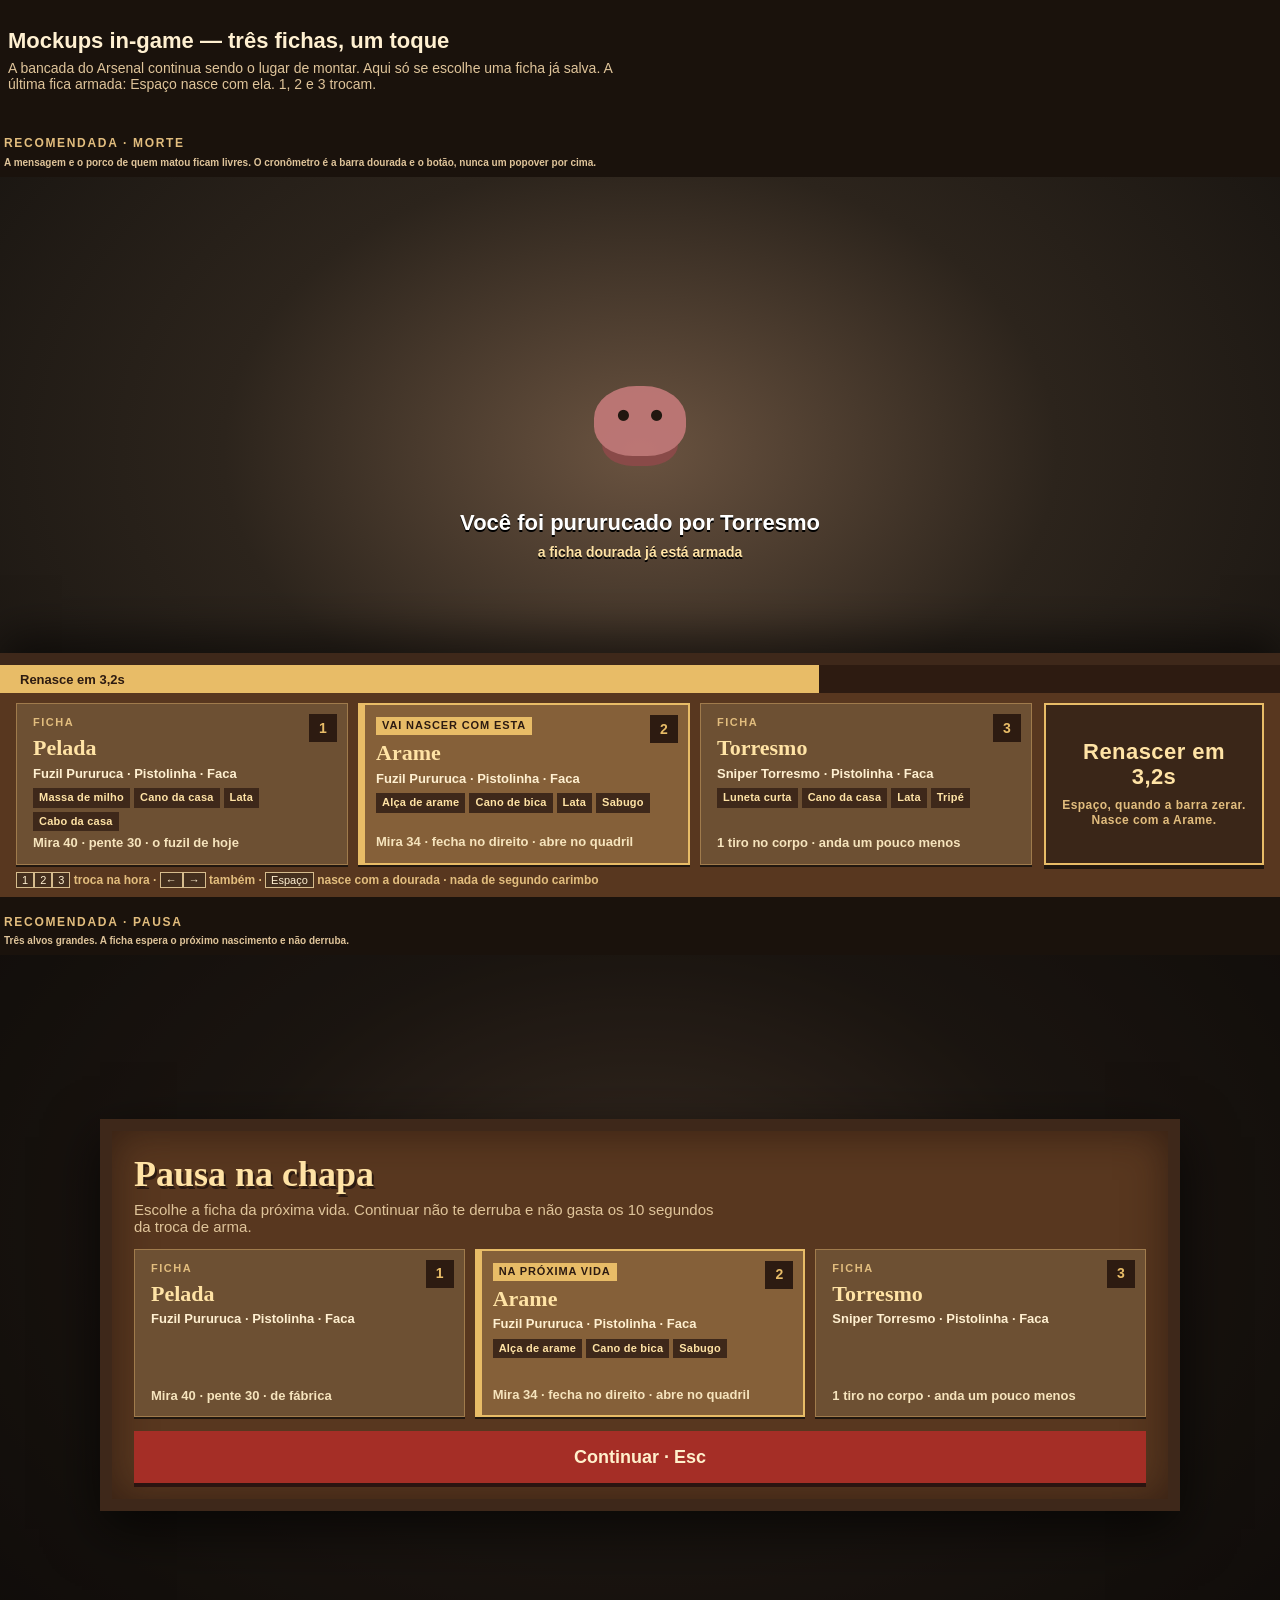
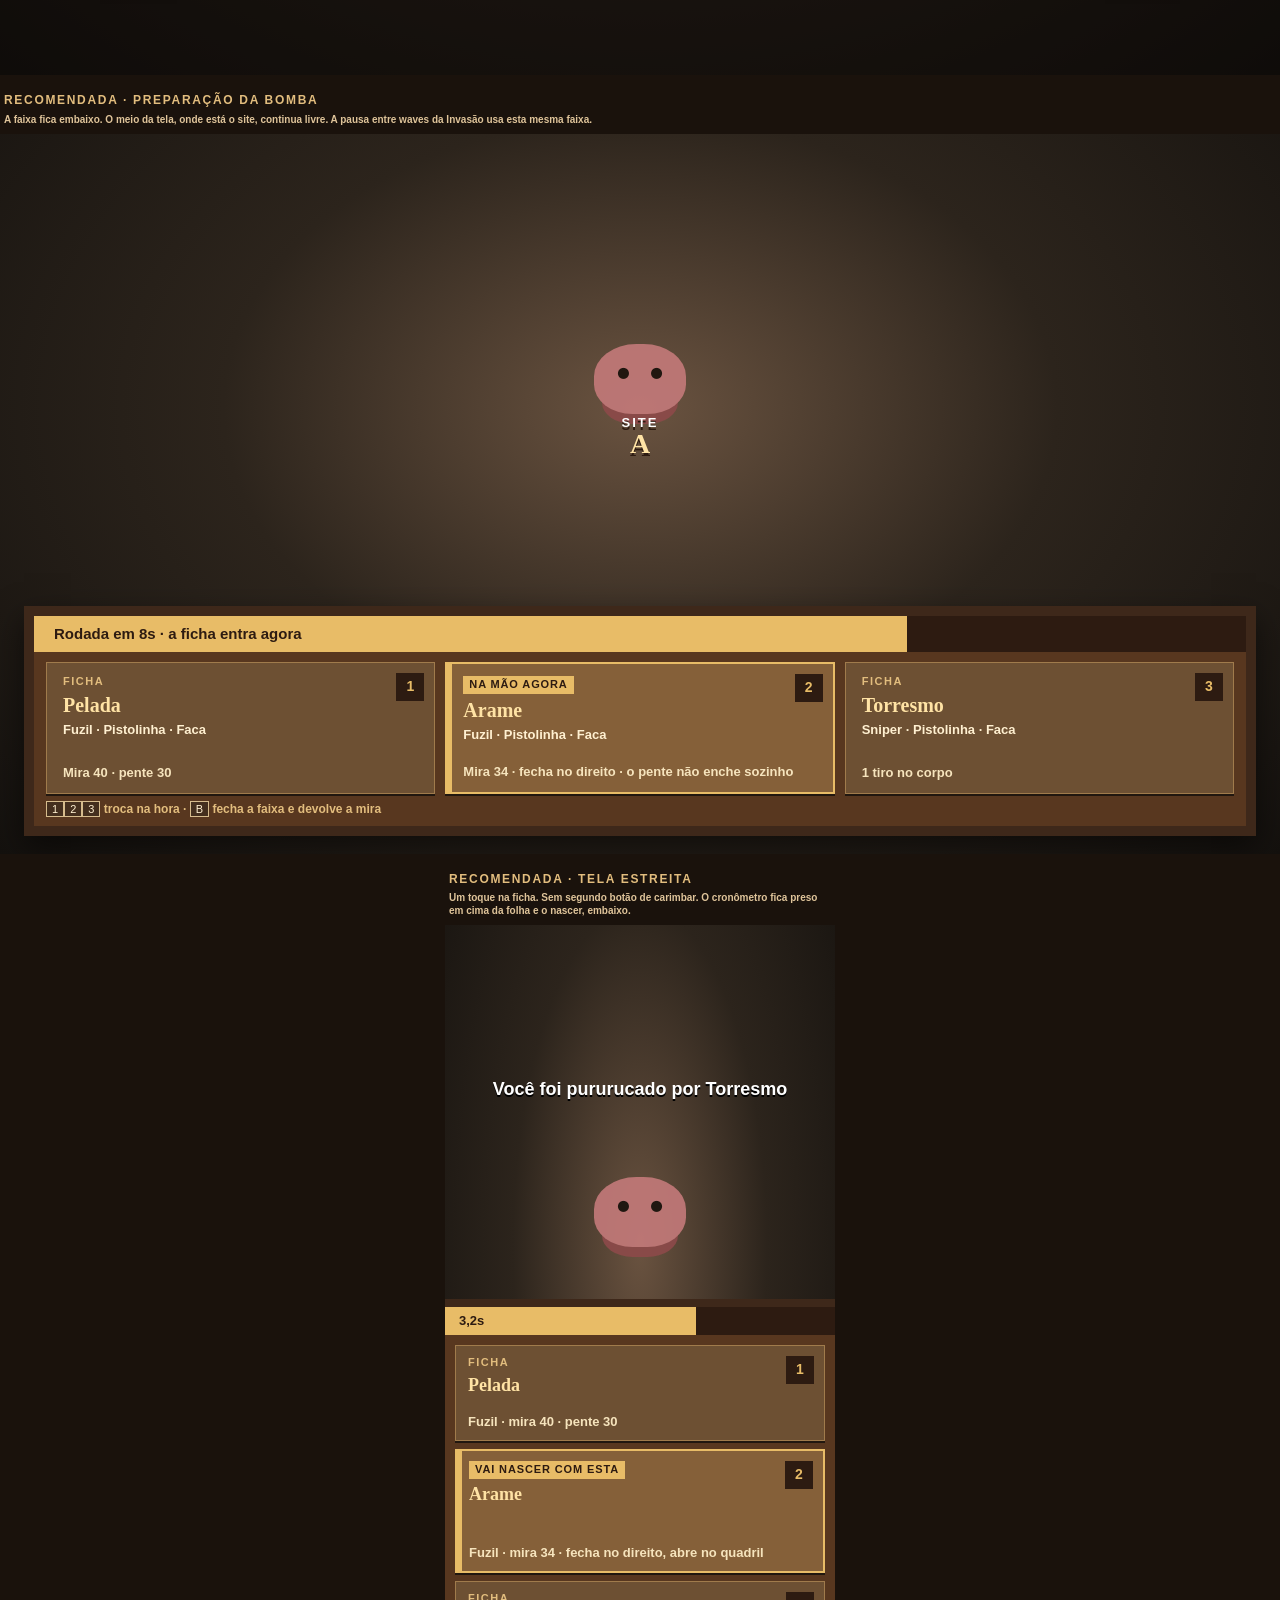
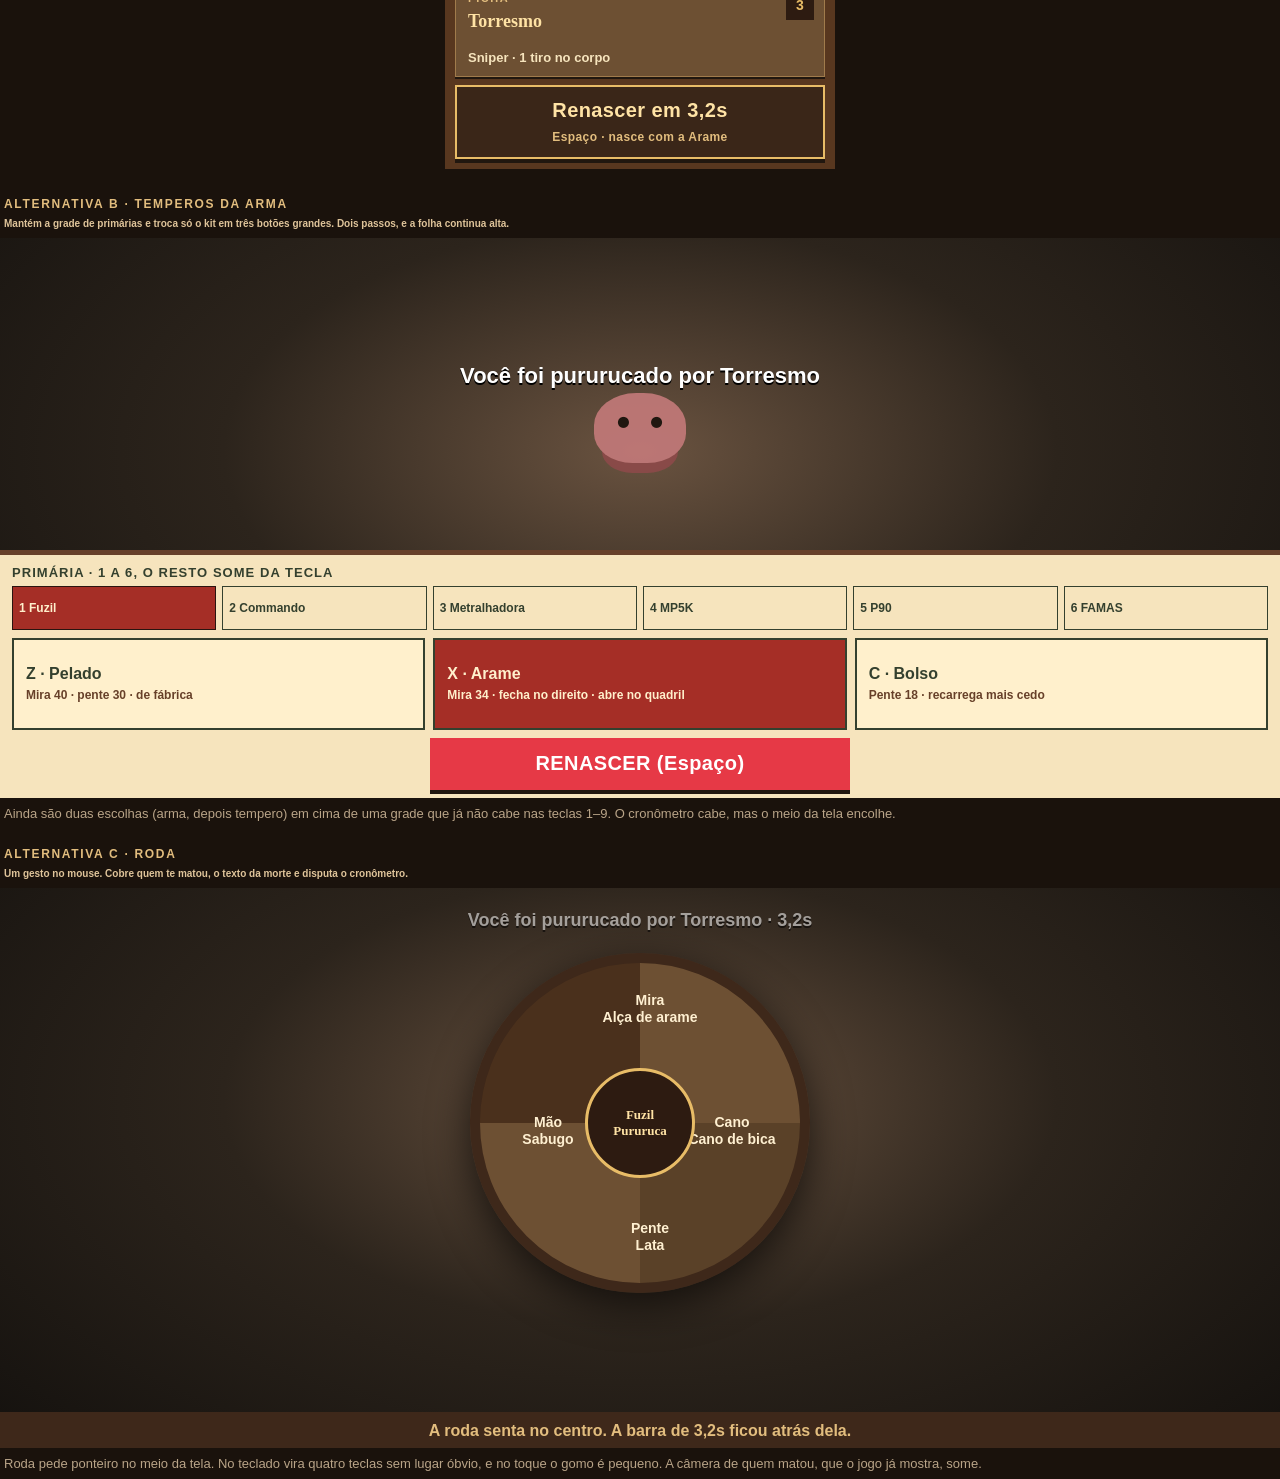
<file: docs/mockups/acessorios/ingame.html>
<!DOCTYPE html>
<html lang="pt-BR">
<head>
<meta charset="utf-8">
<meta name="viewport" content="width=device-width, initial-scale=1">
<title>Mockup — Fichas in-game · Docão Shooter</title>
<style>
  :root {
    --cream: #fff0d1;
    --gold: #e8bc67;
    --gold-2: #e2bd7e;
    --wood: #58371f;
    --wood-2: #3e281a;
    --tray: #6d5033;
    --ink: #2d1b11;
    --red: #a52e26;
    --muted: #dfc49a;
  }
  * { box-sizing: border-box; }
  body {
    margin: 0; background: #1a120c; color: var(--cream);
    font-family: "Trebuchet MS", "Segoe UI", sans-serif;
  }
  header.page { max-width: 1280px; margin: 0 auto; padding: 28px 8px 8px; }
  header.page h1 { margin: 0 0 6px; font-size: 22px; }
  header.page p { margin: 0 0 18px; color: var(--muted); font-size: 14px; max-width: 78ch; }
  .label-shot {
    max-width: 1280px; margin: 18px auto 8px; padding: 0 4px;
    font: 800 12px/1.3 "Trebuchet MS", sans-serif; letter-spacing: .14em;
    text-transform: uppercase; color: var(--gold-2);
  }
  .label-shot small { display: block; letter-spacing: 0; text-transform: none; font-weight: 600; color: var(--muted); margin-top: 4px; }

  .world {
    position: absolute; inset: 0;
    background:
      radial-gradient(ellipse at 50% 38%, #6a5340 0%, #2c241c 46%, #14110e 100%);
  }
  .world::after {
    content: ""; position: absolute; left: 50%; top: 34%; width: 92px; height: 70px;
    transform: translate(-50%, -50%);
    background:
      radial-gradient(circle at 32% 42%, #1a120c 5px, transparent 6px),
      radial-gradient(circle at 68% 42%, #1a120c 5px, transparent 6px),
      #c47a7a;
    border-radius: 46% 46% 42% 42%;
    box-shadow: 0 18px 0 -8px #8d4a4a;
    opacity: .9;
  }
  .msg {
    position: absolute; left: 0; right: 0; top: 46%;
    text-align: center; color: #fff; text-shadow: 0 2px 0 #000;
    font: 800 22px/1.35 "Trebuchet MS", sans-serif;
  }
  .msg small { display: block; margin-top: 6px; font-size: 14px; font-weight: 700; color: #ffe3a5; }

  /* fichas */
  .ficha {
    display: flex; flex-direction: column; align-items: flex-start; gap: 4px;
    text-align: left; min-height: 148px; padding: 12px 14px 12px 16px;
    background: #6d5033; color: #fff0d1; border: 1px solid #a07b4c;
    box-shadow: 0 2px #21170f; font: 800 15px/1.25 "Trebuchet MS", sans-serif;
    position: relative;
  }
  .ficha .num {
    position: absolute; top: 10px; right: 10px;
    width: 28px; height: 28px; display: grid; place-items: center;
    background: #2d1b11; color: #e8bc67; font-size: 14px;
  }
  .ficha .who { color: #e2bd7e; font-size: 11px; letter-spacing: .14em; text-transform: uppercase; }
  .ficha strong { font-family: Georgia, "Times New Roman", serif; font-size: 22px; font-weight: 700; color: #ffe3a5; }
  .ficha .guns { font-size: 13px; font-weight: 800; }
  .ficha .guns b { font-weight: 800; }
  .ficha .bits { display: flex; flex-wrap: wrap; gap: 4px; margin-top: 2px; }
  .ficha .bits i {
    font-style: normal; font-size: 11px; font-weight: 800; letter-spacing: .02em;
    background: #3e281a; color: #ffe3a5; padding: 3px 6px;
  }
  .ficha .glance { margin-top: auto; font-size: 13px; font-weight: 700; color: #f6e4bd; }
  .ficha.on {
    background: #856039; border: 2px solid #e8bc67;
    box-shadow: inset 5px 0 #e8bc67, 0 2px #21170f;
  }
  .ficha.on .who { color: #2d1b11; background: #e8bc67; padding: 2px 6px; letter-spacing: .08em; }

  /* morte recomendada */
  #morte { width: 1280px; height: 720px; margin: 0 auto; position: relative; overflow: hidden; }
  #morte .sheet {
    position: absolute; left: 0; right: 0; bottom: 0;
    background: #58371f; border-top: 12px solid #3e281a;
    box-shadow: 0 -18px 40px #0008;
    padding: 0 16px 10px;
  }
  .timer {
    height: 28px; margin: 0 -16px 10px; background: #2d1b11; position: relative;
    display: flex; align-items: center;
  }
  .timer i { position: absolute; left: 0; top: 0; bottom: 0; background: #e8bc67; width: 64%; }
  .timer span {
    position: relative; margin-left: 12px; font: 800 13px "Trebuchet MS", sans-serif;
    color: #2d1b11; background: #e8bc67; padding: 2px 8px;
  }
  .sheet-row { display: grid; grid-template-columns: 1fr 220px; gap: 12px; align-items: stretch; }
  .cards { display: grid; grid-template-columns: 1fr 1fr 1fr; gap: 10px; }
  .go {
    background: #3a2618; color: #ffe3a5; border: 2px solid #e8bc67;
    font: 900 22px/1.15 "Trebuchet MS", sans-serif; letter-spacing: .02em;
    box-shadow: 0 4px #21170f; padding: 12px;
  }
  .go small { display: block; margin-top: 8px; font: 700 12px/1.3 "Trebuchet MS", sans-serif; color: #e2bd7e; }
  .hint {
    margin: 8px 0 0; color: #e2bd7e; font-size: 12px; font-weight: 700;
  }
  .hint kbd {
    border: 1px solid #d6bc8d; background: #30281e80; padding: 1px 5px;
    font: 11px "Trebuchet MS", sans-serif; color: #fff0d1;
  }

  /* pausa */
  #pausa {
    width: 1280px; height: 720px; margin: 0 auto; position: relative; overflow: hidden;
  }
  #pausa .dim { position: absolute; inset: 0; background: rgba(12, 8, 6, .55); }
  #pausa .panel {
    position: absolute; left: 50%; top: 50%; transform: translate(-50%, -50%);
    width: 1080px; background: #58371f; border: 12px solid #3e281a;
    box-shadow: inset 0 0 40px #1e100b99, 0 18px 50px #000a;
    padding: 22px 22px 16px;
  }
  #pausa h2 {
    margin: 0; font-family: Georgia, serif; font-size: 36px; color: #ffe3a5;
    text-shadow: 2px 3px #2d1b11;
  }
  #pausa .lead { margin: 6px 0 14px; color: #dfc49a; font-size: 15px; max-width: 70ch; }
  #pausa .cards .ficha { min-height: 168px; }
  #pausa .continue {
    margin-top: 14px; width: 100%; min-height: 52px;
    background: #a52e26; color: #fff0cc; border: 0;
    font: 900 18px "Trebuchet MS", sans-serif; box-shadow: 0 4px #2a1410;
  }

  /* bomba */
  #bomba { width: 1280px; height: 720px; margin: 0 auto; position: relative; overflow: hidden; }
  #bomba .site {
    position: absolute; left: 50%; top: 42%; transform: translate(-50%, -50%);
    text-align: center; color: #ffe3a5; font: 900 28px/1 Georgia, serif;
    text-shadow: 0 3px #2d1b11;
  }
  #bomba .site small { display: block; font: 800 13px "Trebuchet MS", sans-serif; letter-spacing: .16em; color: #fff; }
  #bomba .band {
    position: absolute; left: 24px; right: 24px; bottom: 18px;
    background: #58371f; border: 10px solid #3e281a;
    box-shadow: 0 12px 30px #0008; padding: 0 12px 10px;
  }
  #bomba .timer { margin: 0 -12px 10px; height: 36px; }
  #bomba .timer span { font-size: 15px; }
  #bomba .ficha { min-height: 132px; }
  #bomba .ficha strong { font-size: 20px; }

  /* estreita */
  #estreita-wrap { width: 390px; margin: 0 auto 28px; }
  #estreita {
    width: 390px; height: 844px; position: relative; overflow: hidden;
    background: #14110e;
  }
  #estreita .msg { top: 18%; font-size: 18px; padding: 0 16px; }
  #estreita .sheet {
    position: absolute; left: 0; right: 0; bottom: 0;
    background: #58371f; border-top: 8px solid #3e281a; padding: 0 10px 10px;
  }
  #estreita .stack { display: flex; flex-direction: column; gap: 8px; }
  #estreita .ficha { min-height: 96px; padding: 10px 12px; }
  #estreita .ficha strong { font-size: 18px; }
  #estreita .ficha.on { min-height: 124px; }
  #estreita .go {
    width: 100%; min-height: 64px; margin-top: 8px; font-size: 20px;
  }

  /* alternativas */
  .altnote {
    max-width: 1280px; margin: 8px auto 0; color: #b9a488; font-size: 13px; padding: 0 4px 8px;
  }
  #alt-b, #alt-c { width: 1280px; height: 560px; margin: 0 auto 8px; position: relative; overflow: hidden; }
  #alt-b .sheet, #alt-c .sheet {
    position: absolute; left: 0; right: 0; bottom: 0;
    background: #f6e4bd; color: #34402e; border-top: 5px solid #674029;
    padding: 10px 12px 8px;
  }
  #alt-b h3, #alt-c .cream h3 { margin: 0 0 6px; font-size: 13px; letter-spacing: .08em; text-transform: uppercase; }
  .guns-row { display: grid; grid-template-columns: repeat(6, 1fr); gap: 6px; }
  .chip {
    background: #f6e4bd; border: 1px solid #34402e; color: #34402e;
    font: 800 12px/1.2 "Trebuchet MS", sans-serif; padding: 6px; text-align: left; min-height: 44px;
  }
  .chip.on { background: #a52e26; color: #fff0cc; border-color: #2a1410; }
  .temperos { display: grid; grid-template-columns: 1fr 1fr 1fr; gap: 8px; margin-top: 8px; }
  .temp {
    min-height: 92px; text-align: left; padding: 10px 12px;
    background: #fff0cc; border: 2px solid #34402e; color: #34402e;
    font: 800 16px/1.25 "Trebuchet MS", sans-serif;
  }
  .temp small { display: block; font-weight: 700; font-size: 12px; color: #674029; margin-top: 4px; }
  .temp.on { background: #a52e26; color: #fff0cc; }
  .temp.on small { color: #fff0cc; }
  #alt-b .go, #alt-c .go {
    margin-top: 8px; width: min(420px, 100%); display: block; margin-left: auto; margin-right: auto;
    background: #e63946; color: #fff; border: 0; min-height: 52px;
    font: 900 20px "Trebuchet MS", sans-serif;
  }
  .wheel-wrap { position: absolute; left: 50%; top: 42%; transform: translate(-50%, -50%); width: 340px; height: 340px; }
  .wheel {
    width: 340px; height: 340px; border-radius: 50%;
    background: conic-gradient(#6d5033 0 90deg, #5a4128 90deg 180deg, #6d5033 180deg 270deg, #4a301c 270deg 360deg);
    border: 10px solid #3e281a; box-shadow: 0 12px 40px #000a;
    position: relative;
  }
  .wheel button {
    position: absolute; width: 120px; background: transparent; border: 0; color: #fff0d1;
    font: 800 14px/1.2 "Trebuchet MS", sans-serif; text-align: center;
  }
  .wheel .n { top: 28px; left: 110px; }
  .wheel .e { top: 150px; right: 8px; }
  .wheel .s { bottom: 28px; left: 110px; }
  .wheel .w { top: 150px; left: 8px; }
  .wheel .hub {
    position: absolute; left: 50%; top: 50%; transform: translate(-50%, -50%);
    width: 110px; height: 110px; border-radius: 50%; background: #2d1b11; color: #ffe3a5;
    display: grid; place-items: center; text-align: center; font: 800 13px/1.2 Georgia, serif;
    border: 3px solid #e8bc67;
  }
  #alt-c .covered {
    position: absolute; left: 0; right: 0; top: 4%; text-align: center;
    color: #fff; font: 800 18px "Trebuchet MS", sans-serif; text-shadow: 0 2px 0 #000;
    opacity: .55; z-index: 2;
  }
</style>
</head>
<body>
<header class="page">
  <h1>Mockups in-game — três fichas, um toque</h1>
  <p>A bancada do Arsenal continua sendo o lugar de montar. Aqui só se escolhe uma ficha já salva. A última fica armada: Espaço nasce com ela. 1, 2 e 3 trocam.</p>
</header>

<p class="label-shot">Recomendada · morte <small>A mensagem e o porco de quem matou ficam livres. O cronômetro é a barra dourada e o botão, nunca um popover por cima.</small></p>
<section id="morte" aria-label="Morte com fichas">
  <div class="world"></div>
  <div class="msg">Você foi pururucado por Torresmo<small>a ficha dourada já está armada</small></div>
  <div class="sheet">
    <div class="timer" aria-hidden="true"><i></i><span>Renasce em 3,2s</span></div>
    <div class="sheet-row">
      <div class="cards">
        <button class="ficha" type="button">
          <span class="num">1</span>
          <span class="who">Ficha</span>
          <strong>Pelada</strong>
          <span class="guns"><b>Fuzil Pururuca</b> · Pistolinha · Faca</span>
          <span class="bits"><i>Massa de milho</i><i>Cano da casa</i><i>Lata</i><i>Cabo da casa</i></span>
          <span class="glance">Mira 40 · pente 30 · o fuzil de hoje</span>
        </button>
        <button class="ficha on" type="button">
          <span class="num">2</span>
          <span class="who">Vai nascer com esta</span>
          <strong>Arame</strong>
          <span class="guns"><b>Fuzil Pururuca</b> · Pistolinha · Faca</span>
          <span class="bits"><i>Alça de arame</i><i>Cano de bica</i><i>Lata</i><i>Sabugo</i></span>
          <span class="glance">Mira 34 · fecha no direito · abre no quadril</span>
        </button>
        <button class="ficha" type="button">
          <span class="num">3</span>
          <span class="who">Ficha</span>
          <strong>Torresmo</strong>
          <span class="guns"><b>Sniper Torresmo</b> · Pistolinha · Faca</span>
          <span class="bits"><i>Luneta curta</i><i>Cano da casa</i><i>Lata</i><i>Tripé</i></span>
          <span class="glance">1 tiro no corpo · anda um pouco menos</span>
        </button>
      </div>
      <button class="go" type="button">Renascer em 3,2s<small>Espaço, quando a barra zerar. Nasce com a Arame.</small></button>
    </div>
    <p class="hint"><kbd>1</kbd><kbd>2</kbd><kbd>3</kbd> troca na hora · <kbd>←</kbd><kbd>→</kbd> também · <kbd>Espaço</kbd> nasce com a dourada · nada de segundo carimbo</p>
  </div>
</section>

<p class="label-shot">Recomendada · pausa <small>Três alvos grandes. A ficha espera o próximo nascimento e não derruba.</small></p>
<section id="pausa" aria-label="Pausa com fichas">
  <div class="world"></div>
  <div class="dim"></div>
  <div class="panel">
    <h2>Pausa na chapa</h2>
    <p class="lead">Escolhe a ficha da próxima vida. Continuar não te derruba e não gasta os 10 segundos da troca de arma.</p>
    <div class="cards">
      <button class="ficha" type="button">
        <span class="num">1</span>
        <span class="who">Ficha</span>
        <strong>Pelada</strong>
        <span class="guns"><b>Fuzil Pururuca</b> · Pistolinha · Faca</span>
        <span class="glance">Mira 40 · pente 30 · de fábrica</span>
      </button>
      <button class="ficha on" type="button">
        <span class="num">2</span>
        <span class="who">Na próxima vida</span>
        <strong>Arame</strong>
        <span class="guns"><b>Fuzil Pururuca</b> · Pistolinha · Faca</span>
        <span class="bits"><i>Alça de arame</i><i>Cano de bica</i><i>Sabugo</i></span>
        <span class="glance">Mira 34 · fecha no direito · abre no quadril</span>
      </button>
      <button class="ficha" type="button">
        <span class="num">3</span>
        <span class="who">Ficha</span>
        <strong>Torresmo</strong>
        <span class="guns"><b>Sniper Torresmo</b> · Pistolinha · Faca</span>
        <span class="glance">1 tiro no corpo · anda um pouco menos</span>
      </button>
    </div>
    <button class="continue" type="button">Continuar · Esc</button>
  </div>
</section>

<p class="label-shot">Recomendada · preparação da Bomba <small>A faixa fica embaixo. O meio da tela, onde está o site, continua livre. A pausa entre waves da Invasão usa esta mesma faixa.</small></p>
<section id="bomba" aria-label="Preparação da Bomba">
  <div class="world"></div>
  <div class="site"><small>SITE</small>A</div>
  <div class="band">
    <div class="timer"><i style="width:72%"></i><span>Rodada em 8s · a ficha entra agora</span></div>
    <div class="cards">
      <button class="ficha" type="button">
        <span class="num">1</span>
        <span class="who">Ficha</span>
        <strong>Pelada</strong>
        <span class="guns"><b>Fuzil</b> · Pistolinha · Faca</span>
        <span class="glance">Mira 40 · pente 30</span>
      </button>
      <button class="ficha on" type="button">
        <span class="num">2</span>
        <span class="who">Na mão agora</span>
        <strong>Arame</strong>
        <span class="guns"><b>Fuzil</b> · Pistolinha · Faca</span>
        <span class="glance">Mira 34 · fecha no direito · o pente não enche sozinho</span>
      </button>
      <button class="ficha" type="button">
        <span class="num">3</span>
        <span class="who">Ficha</span>
        <strong>Torresmo</strong>
        <span class="guns"><b>Sniper</b> · Pistolinha · Faca</span>
        <span class="glance">1 tiro no corpo</span>
      </button>
    </div>
    <p class="hint"><kbd>1</kbd><kbd>2</kbd><kbd>3</kbd> troca na hora · <kbd>B</kbd> fecha a faixa e devolve a mira</p>
  </div>
</section>

<p class="label-shot" style="max-width:390px">Recomendada · tela estreita <small>Um toque na ficha. Sem segundo botão de carimbar. O cronômetro fica preso em cima da folha e o nascer, embaixo.</small></p>
<div id="estreita-wrap">
<section id="estreita" aria-label="Morte em tela estreita">
  <div class="world"></div>
  <div class="msg">Você foi pururucado por Torresmo</div>
  <div class="sheet">
    <div class="timer"><i></i><span>3,2s</span></div>
    <div class="stack">
      <button class="ficha" type="button">
        <span class="num">1</span>
        <span class="who">Ficha</span>
        <strong>Pelada</strong>
        <span class="glance">Fuzil · mira 40 · pente 30</span>
      </button>
      <button class="ficha on" type="button">
        <span class="num">2</span>
        <span class="who">Vai nascer com esta</span>
        <strong>Arame</strong>
        <span class="glance">Fuzil · mira 34 · fecha no direito, abre no quadril</span>
      </button>
      <button class="ficha" type="button">
        <span class="num">3</span>
        <span class="who">Ficha</span>
        <strong>Torresmo</strong>
        <span class="glance">Sniper · 1 tiro no corpo</span>
      </button>
    </div>
    <button class="go" type="button">Renascer em 3,2s<small>Espaço · nasce com a Arame</small></button>
  </div>
</section>
</div>

<p class="label-shot">Alternativa B · temperos da arma <small>Mantém a grade de primárias e troca só o kit em três botões grandes. Dois passos, e a folha continua alta.</small></p>
<section id="alt-b" aria-label="Alternativa temperos">
  <div class="world"></div>
  <div class="msg" style="top:22%">Você foi pururucado por Torresmo</div>
  <div class="sheet">
    <h3>Primária · 1 a 6, o resto some da tecla</h3>
    <div class="guns-row">
      <button class="chip on" type="button">1 Fuzil</button>
      <button class="chip" type="button">2 Commando</button>
      <button class="chip" type="button">3 Metralhadora</button>
      <button class="chip" type="button">4 MP5K</button>
      <button class="chip" type="button">5 P90</button>
      <button class="chip" type="button">6 FAMAS</button>
    </div>
    <div class="temperos">
      <button class="temp" type="button">Z · Pelado<small>Mira 40 · pente 30 · de fábrica</small></button>
      <button class="temp on" type="button">X · Arame<small>Mira 34 · fecha no direito · abre no quadril</small></button>
      <button class="temp" type="button">C · Bolso<small>Pente 18 · recarrega mais cedo</small></button>
    </div>
    <button class="go" type="button">RENASCER (Espaço)</button>
  </div>
</section>
<p class="altnote">Ainda são duas escolhas (arma, depois tempero) em cima de uma grade que já não cabe nas teclas 1–9. O cronômetro cabe, mas o meio da tela encolhe.</p>

<p class="label-shot">Alternativa C · roda <small>Um gesto no mouse. Cobre quem te matou, o texto da morte e disputa o cronômetro.</small></p>
<section id="alt-c" aria-label="Alternativa roda">
  <div class="world"></div>
  <div class="covered">Você foi pururucado por Torresmo · 3,2s</div>
  <div class="wheel-wrap">
    <div class="wheel">
      <button class="n" type="button">Mira<br>Alça de arame</button>
      <button class="e" type="button">Cano<br>Cano de bica</button>
      <button class="s" type="button">Pente<br>Lata</button>
      <button class="w" type="button">Mão<br>Sabugo</button>
      <div class="hub">Fuzil<br>Pururuca</div>
    </div>
  </div>
  <div class="sheet" style="background:#3e281a;color:#e2bd7e;border:0;text-align:center;font-weight:800">
    A roda senta no centro. A barra de 3,2s ficou atrás dela.
  </div>
</section>
<p class="altnote">Roda pede ponteiro no meio da tela. No teclado vira quatro teclas sem lugar óbvio, e no toque o gomo é pequeno. A câmera de quem matou, que o jogo já mostra, some.</p>
</body>
</html>
</file>
<file: modo/zumbi/style.css>
/* Fonte do jogo: Fredoka (Google Fonts, SIL OFL 1.1, servida localmente; licença em assets/fonts/OFL-Fredoka.txt).
   Arquivo variável (pesos 400–700, subconjunto latino com acentos do pt-BR). Pesos 800/900 pedidos no CSS caem no 700. */
@font-face{font-family:'Fredoka';src:url('assets/fonts/Fredoka.woff2') format('woff2');font-weight:300 700;font-style:normal;font-display:swap}
:root{--font:'Fredoka',"Trebuchet MS","Segoe UI",Arial,sans-serif}
input,select,textarea{font-family:inherit}
*{box-sizing:border-box}
html,body{margin:0;height:100%;overflow:hidden;background:#111;font-family:var(--font);color:#fff;user-select:none}
#game{position:fixed;inset:0;width:100%;height:100%;display:block}
.hidden{display:none!important}
.overlay{position:fixed;inset:0;display:flex;align-items:center;justify-content:center;background:rgba(10,20,40,.35)}
.panel{background:rgba(20,22,38,.88);border:4px solid #2a1410;border-radius:22px;padding:22px 34px;max-height:96vh;overflow-y:auto;min-width:420px;max-width:640px;text-align:center;box-shadow:0 8px 0 #2a1410,0 0 40px rgba(125,249,255,.35)}
.panel.small{min-width:300px}
h1{margin:0;font-family:var(--font);font-size:56px;color:#F7A531;-webkit-text-stroke:3px #2a1410;text-shadow:0 5px 0 #2a1410;letter-spacing:1px}
h1 span{color:#7DF9FF}
h2{margin:0 0 16px;font-family:var(--font);font-size:36px;color:#F7A531;-webkit-text-stroke:2px #2a1410}
.sub{margin:4px 0 20px;color:#ff9fb6;font-weight:bold;letter-spacing:2px;text-transform:uppercase}
label{display:block;margin:10px 0;font-weight:bold;color:#cfe}
input,select{display:block;width:100%;margin-top:6px;padding:10px 12px;border-radius:12px;border:3px solid #2a1410;font-size:18px;font-weight:bold;background:#fff8ec;color:#2a1410}
input[type=range]{padding:0;height:34px;background:none;border:none}
.row{display:flex;gap:16px}.row label{flex:1}
.loadout-box{margin:10px 0 2px;text-align:left}
#menu{cursor:grab}
#menu.spinning,#menu.spinning *{cursor:grabbing}
#menu .menu-panel,#menu .loadout-dock,#menu .dance-dock,#menu .showcase-actions,#menu .menu-tools,#menu .menu-key-hints{cursor:auto}
#menu button,#menu select,#menu summary,#menu label,#menu a{cursor:pointer}
#menu .loadout-dock{position:fixed;left:var(--dock-x,62vw);top:var(--dock-y,28vh);z-index:6;display:flex;flex-direction:column;gap:8px;width:168px;pointer-events:none}
#menu .dock-title{margin:0 0 2px;padding:4px 8px;width:max-content;background:#203e35;color:#fff0cc;font:900 11px/1 var(--font);letter-spacing:1px;text-transform:uppercase;transform:rotate(-2deg);box-shadow:2px 2px 0 #291e1888}
#menu .gun-card{position:relative;pointer-events:auto;background:linear-gradient(#fff8e4,#efdfbb);border:3px solid #2c4032;border-radius:3px 12px 5px 3px;box-shadow:4px 5px 0 #291e18aa;color:#203e35;animation:gun-lean 3.4s ease-in-out infinite}
#menu .gun-card:nth-child(3){animation-delay:.35s}
#menu .gun-card:nth-child(4){animation-delay:.7s}
#menu .gun-card.in-hand{border-color:#a52e26;box-shadow:5px 7px 0 #6c3025aa;animation-name:gun-lean-hot}
#menu .gun-face{display:flex;flex-direction:column;align-items:stretch;gap:2px;width:100%;margin:0;padding:6px 6px 7px;border:0;border-radius:0;background:transparent;box-shadow:none;color:inherit;font:inherit;text-align:left;cursor:pointer}
#menu .gun-face:hover,#menu .gun-face:active{background:transparent;transform:none;box-shadow:none}
#menu .gun-face b{font:900 12px/1.2 var(--font);letter-spacing:0;white-space:normal}
#menu .gun-face small{font:800 10px/1.2 var(--font);letter-spacing:.4px;text-transform:uppercase;color:#695a42}
#menu .gun-card.in-hand .gun-face small{color:#a52e26}
#menu .loadout-dock .wthumb{width:100%;height:46px;border-radius:2px;background-color:#e7d3a4;box-shadow:inset 0 0 0 2px #c9b082}
#menu .gun-step{position:absolute;top:22px;width:22px;height:22px;margin:0;padding:0;border:2px solid #2c4032;border-radius:50%;background:#203e35;color:#fff0cc;box-shadow:0 2px #291e18;font:900 15px/18px var(--font)}
#menu .gun-step[data-dir="-1"]{left:6px}
#menu .gun-step[data-dir="1"]{right:6px}
#menu .gun-step:hover{background:#a52e26}
#menu .gun-step:active{transform:translateY(1px);box-shadow:none}
@keyframes gun-lean{0%,100%{transform:rotate(-1.4deg) translateY(0)}50%{transform:rotate(1.2deg) translateY(-7px)}}
@keyframes gun-lean-hot{0%,100%{transform:rotate(-2deg) translateY(-3px) scale(1.04)}50%{transform:rotate(.4deg) translateY(-11px) scale(1.04)}}
@media(prefers-reduced-motion:reduce){#menu .gun-card{animation:none}}
@media(max-width:720px){
 /* a faixa de armas fica acima do Jogar. bottom:92 cobria os botões. */
 #menu .loadout-dock{left:8px;right:8px;top:auto;bottom:max(188px,26vh);width:auto;flex-direction:row;justify-content:center;gap:6px;z-index:8}
 #menu .dock-title{display:none}
 #menu .gun-card{width:104px;animation:none}
 #menu .loadout-dock .wthumb{height:32px}
 #menu .gun-face{padding:4px 6px}
 #menu .gun-face b{font-size:11px}
 #menu .gun-face small{display:none}
}
#menu .dance-dock{position:fixed;left:var(--dance-x,auto);right:14px;top:var(--dance-y,96px);z-index:6;width:148px;display:flex;flex-direction:column;gap:6px;pointer-events:none}
#menu .dance-stage{position:relative;height:312px}
#menu .dance-stage canvas{position:absolute;inset:0;width:100%;height:100%;display:block;pointer-events:none;z-index:2}
#menu .dance-picks{position:absolute;inset:0;display:flex;flex-direction:column;gap:6px;z-index:1}
#menu .dance-pick{flex:1;width:100%;margin:0;padding:4px 4px 6px;display:flex;flex-direction:column;align-items:center;justify-content:flex-end;gap:1px;pointer-events:auto;background:radial-gradient(ellipse at 50% 58%,#fff6df 0%,#f0d7a4 62%,rgba(240,215,164,0) 78%);border:3px solid transparent;border-radius:16px;box-shadow:none;color:#3a2618;text-shadow:none;font:900 12px/1 var(--font)}
#menu .dance-pick small{font:800 8px/1.15 var(--font);letter-spacing:.2px;text-transform:uppercase;color:#6d5338}
#menu .dance-pick.on{border-color:#a52e26;background:radial-gradient(ellipse at 50% 58%,#fffaf0 0%,#f6e2b8 64%,rgba(240,215,164,0) 78%)}
#menu .dance-pick:hover{border-color:#203e35;background:radial-gradient(ellipse at 50% 58%,#fffaf0 0%,#f3dcb0 66%,rgba(240,215,164,0) 80%);transform:none;box-shadow:none}
#menu .dance-pick:active{transform:none;box-shadow:none}
@media(max-width:720px){
 #menu .dance-dock{left:8px;right:118px;top:6px;width:auto}
 #menu .dance-dock .dock-title{display:none}
 #menu .dance-stage{height:78px}
 #menu .dance-picks{flex-direction:row}
 #menu .dance-pick{font-size:11px;padding:4px}
 #menu .dance-pick small{display:none}
}
#pause #pauseDance{grid-column:1 / -1}
#pauseDance .pause-note{margin:4px 0 6px}
#pauseDance .dance-picks{display:flex;gap:8px;flex-wrap:wrap}
#gameover.dancing{justify-content:flex-start;padding-left:4vw;background:linear-gradient(90deg,rgba(8,16,28,.55),rgba(8,16,28,0) 56%)}
#gameover.dancing .panel{margin-right:auto}
.loadout-row{flex-wrap:wrap;gap:8px}
.loadout-row label{flex:1 1 140px;margin:0}
.loadout-note{min-height:0;margin:2px 0 0;font-size:12px}
.room-limits{margin:8px 0 2px;text-align:left}
.room-limits summary{cursor:pointer;font-weight:800;font-size:13px;letter-spacing:.03em}
.limit-grid{display:flex;flex-wrap:wrap;gap:6px;margin:6px 0 8px}
.limit-chip{display:flex;align-items:center;gap:6px;margin:0;padding:4px 8px;border:1px solid #9f855d;border-radius:8px;background:rgba(251,240,212,.35);font-size:12px;font-weight:700}
.limit-chip input{width:auto;display:inline-block;margin:0;padding:0;min-height:0;accent-color:#e63946}
.limit-msg{min-height:1em;font-size:12px}
#menu .row label{min-width:0}
button{margin-top:14px;width:100%;padding:14px;font-family:var(--font);font-size:24px;color:#fff;background:#e63946;border:4px solid #2a1410;border-radius:16px;box-shadow:0 5px 0 #2a1410;cursor:pointer}
button:hover{background:#ff4d5a}button:active{transform:translateY(3px);box-shadow:0 2px 0 #2a1410}
button.secondary{background:#3a4a7a;font-size:18px;padding:10px}
.controls{margin-top:18px;font-size:14px;color:#cde;line-height:1.6}
.controls b{color:#7DF9FF}.rules{margin-top:6px;color:#ffd27a}
#crosshair{position:fixed;left:50%;top:50%;width:22px;height:22px;transform:translate(-50%,-50%)}
#crosshair:before,#crosshair:after{content:"";position:absolute;background:#fff;box-shadow:0 0 0 1.5px #2a1410}
#crosshair:before{left:10px;top:0;width:2px;height:22px}#crosshair:after{top:10px;left:0;height:2px;width:22px}
#crosshair.shield{width:36px;height:18px}
#crosshair.shield:before{left:0;top:2px;width:10px;height:14px;background:transparent;box-shadow:none;border-left:3px solid #fff;border-top:3px solid #fff;border-bottom:3px solid #fff}
#crosshair.shield:after{left:26px;top:2px;width:10px;height:14px;background:transparent;box-shadow:none;border-right:3px solid #fff;border-top:3px solid #fff;border-bottom:3px solid #fff}
#shieldbox{position:relative;width:260px;height:auto;margin-top:6px;background:none;border:none;overflow:visible}
#shieldbox.hidden{display:none}
#shieldbar{position:relative;height:18px;background:#2a1410;border:3px solid #c9a36a;border-radius:9px;overflow:hidden}
#shieldfill{height:100%;width:100%;background:linear-gradient(#e7edf4,#7d868f)}
#shieldbox.dent #shieldfill{background:linear-gradient(#d9c7a2,#8a6a3e)}
#shieldbox.crack #shieldfill{background:linear-gradient(#e07050,#8a3030)}
#shieldtext{position:absolute;left:8px;top:0;font:bold 11px/18px "Arial Black",Impact,sans-serif;color:#fff;text-shadow:0 1px 0 #2a1410}
#shieldcd{display:block;margin-top:4px;text-align:left;font:bold 12px/1.25 "Trebuchet MS",Arial,sans-serif;color:#ffd27a;text-shadow:0 1px 0 #2a1410}
.shieldend{margin:10px 0 0;font-weight:bold;color:#c9a36a}
/* hitmarker estilo CoD: quatro tracinhos em X, buraco no meio */
#hitmarker{position:fixed;left:50%;top:50%;width:48px;height:48px;transform:translate(-50%,-50%);pointer-events:none;opacity:0;z-index:8}
#hitmarker i{position:absolute;left:50%;top:50%;width:10px;height:3px;margin:-1.5px 0 0 -5px;background:#fff;border-radius:1px;box-shadow:0 0 1px #000,0 0 2px rgba(0,0,0,.85);pointer-events:none}
#hitmarker i:nth-child(1){transform:translate(-9px,-9px) rotate(45deg)}
#hitmarker i:nth-child(2){transform:translate(9px,-9px) rotate(-45deg)}
#hitmarker i:nth-child(3){transform:translate(-9px,9px) rotate(-45deg)}
#hitmarker i:nth-child(4){transform:translate(9px,9px) rotate(45deg)}
#hitmarker.show{opacity:1;animation:hitpop .14s ease-out}
#hitmarker.kill i{width:14px;height:4px;margin:-2px 0 0 -7px;background:#ff3b3b}
#hitmarker.wall i{background:#ffb347}
#hitmarker.wall.kill i{background:#ff3b3b;box-shadow:0 0 0 1px #ffb347,0 0 2px rgba(0,0,0,.85)}
#hitmarker.kill i:nth-child(1){transform:translate(-12px,-12px) rotate(45deg)}
#hitmarker.kill i:nth-child(2){transform:translate(12px,-12px) rotate(-45deg)}
#hitmarker.kill i:nth-child(3){transform:translate(-12px,12px) rotate(-45deg)}
#hitmarker.kill i:nth-child(4){transform:translate(12px,12px) rotate(45deg)}
#hitmarker.head:after{content:"";position:absolute;left:50%;top:50%;width:6px;height:6px;transform:translate(-50%,-50%);border-radius:50%;background:#ffd24a;box-shadow:0 0 6px #ffb703,0 0 0 1px rgba(0,0,0,.55);pointer-events:none}
@keyframes hitpop{0%{transform:translate(-50%,-50%) scale(1.6)}100%{transform:translate(-50%,-50%) scale(1)}}
#points{position:fixed;left:50%;top:calc(50% + 34px);width:0;height:0;pointer-events:none;z-index:8}
#points .pop{position:absolute;left:0;top:0;font-family:var(--font);font-size:34px;line-height:1;color:#fff;-webkit-text-stroke:5px #000;paint-order:stroke fill;text-shadow:0 2px 0 #000;white-space:nowrap;animation:pointfloat .7s ease-out forwards;pointer-events:none}
#points .pop.kill{color:#ffe14a}
#points .pop.head{color:#ffc107}
@keyframes pointfloat{0%{opacity:1;transform:translate(-50%,0) scale(1.2)}65%{opacity:1;transform:translate(-50%,-26px) scale(1)}100%{opacity:0;transform:translate(-50%,-44px) scale(.96)}}
#medals{position:fixed;right:18px;top:50%;transform:translateY(-50%);display:flex;flex-direction:column;gap:8px;align-items:flex-end;pointer-events:none;z-index:8}
#medals .medal{background:rgba(14,10,8,.9);border:2px solid #ffd27a;border-radius:10px;padding:8px 12px 7px;text-align:right;box-shadow:0 4px 0 rgba(0,0,0,.5);animation:medalslide 2.4s ease forwards}
#medals .medal b{display:block;font-family:var(--font);font-size:15px;letter-spacing:.6px;text-transform:uppercase;color:#ffd27a;white-space:nowrap}
#medals .medal small{display:block;margin-top:2px;font-size:12px;font-weight:bold;color:#ffe8c2}
@keyframes medalslide{0%{opacity:0;transform:translateX(120%)}12%{opacity:1;transform:translateX(0)}78%{opacity:1;transform:translateX(0)}100%{opacity:0;transform:translateX(36%)}}
#streak{position:fixed;left:50%;top:18%;transform:translateX(-50%);text-align:center;pointer-events:none;z-index:9;opacity:0}
#streak.show{animation:streakpop 1.6s ease forwards}
#streak b{display:block;font-family:var(--font);line-height:.95;letter-spacing:.5px;text-transform:uppercase;color:#fff;-webkit-text-stroke:7px #2a1410;paint-order:stroke fill}
#streak small{display:block;margin-top:4px;font-weight:bold;font-size:16px;color:#ffe8c2;text-shadow:0 2px 0 #000}
#streak.s2 b{font-size:42px}
#streak.s3 b{font-size:52px;color:#ffe14a}
#streak.s4 b{font-size:60px;color:#ff9a3c}
#streak.s5 b{font-size:68px;color:#ffd24a;text-shadow:0 0 18px #ffb703}
#streak.s6 b{font-size:76px;color:#ff4b4b;text-shadow:0 0 22px #ff2a2a}
@keyframes streakpop{0%{opacity:0;transform:translateX(-50%) scale(1.7)}14%{opacity:1;transform:translateX(-50%) scale(1)}72%{opacity:1;transform:translateX(-50%) scale(1)}100%{opacity:0;transform:translateX(-50%) scale(1.08)}}
#vignette{position:fixed;inset:0;pointer-events:none;opacity:0;background:radial-gradient(ellipse at center,rgba(255,80,120,0) 45%,rgba(255,40,80,.75) 100%)}
#eggsplat{position:fixed;inset:0;pointer-events:none;opacity:0}#eggsplat canvas{width:100%;height:100%;display:block;filter:drop-shadow(0 2px 2px rgba(0,0,0,.25))} /* ovo na tela (Estilingue) */
#topbar{position:fixed;top:12px;left:50%;transform:translateX(-50%);text-align:center}
#timer{font-family:var(--font);font-size:30px;-webkit-text-stroke:1.5px #2a1410;color:#fff}
#leader{font-size:14px;color:#ffd27a;font-weight:bold;text-shadow:0 2px 0 #000}
#score{position:fixed;top:14px;left:16px;font-weight:bold;font-size:17px;background:rgba(0,0,0,.4);padding:6px 12px;border-radius:10px}
#killfeed{position:fixed;left:20px;bottom:132px;top:auto;right:auto;display:flex;flex-direction:column-reverse;gap:5px;align-items:flex-start;pointer-events:none;z-index:6}
.kf{background:rgba(0,0,0,.5);padding:5px 10px;border-radius:8px;font-size:15px}
.kf b{color:#7DF9FF}.kf .me{color:#ffd27a}.kf i{color:#ff9fb6;font-style:normal;font-size:12px;opacity:.85}
.kf .kfi{display:inline-flex;align-items:center;gap:3px;vertical-align:-3px;margin:0 2px;color:#f5f1e8;filter:drop-shadow(0 1px 0 #000)}
.kf .kfi-hs{color:#ff4a4a}
.kf .kfi-wall{color:#ffb347}
.kf .kfi-col{color:#7DF9FF}
#centermsg{position:fixed;top:62%;left:50%;transform:translateX(-50%);font-size:22px;font-weight:bold;text-shadow:0 2px 0 #000;text-align:center}
#inspect{position:fixed;left:40px;top:42%;min-width:220px;max-width:min(320px,calc(100vw - 80px));padding:10px 14px;background:rgba(20,10,8,.55);border-left:4px solid #7DF9FF;border-radius:8px;text-shadow:0 2px 0 #000;pointer-events:none}
#inspName{font:bold 20px var(--font);color:#fff}
#inspCamo{color:#7DF9FF;font-weight:bold;margin-top:2px}
#inspKills{font-size:13px;opacity:.9;margin-top:2px}
#inspBar{height:6px;background:rgba(255,255,255,.18);border-radius:3px;margin-top:6px;overflow:hidden}
#inspFill{height:100%;width:0;background:#ffbf3a}
body.dead #inspect{display:none}
#stamp{position:fixed;top:34%;left:50%;transform:translate(-50%,-50%) rotate(-12deg) scale(1);font-family:var(--font);font-size:72px;color:#e63946;border:8px solid #e63946;border-radius:14px;padding:4px 24px;opacity:0;background:rgba(255,255,255,.85)}
#stamp.show{animation:stamp .35s ease-out forwards}
@keyframes stamp{0%{opacity:0;transform:translate(-50%,-50%) rotate(-12deg) scale(3)}100%{opacity:1;transform:translate(-50%,-50%) rotate(-12deg) scale(1)}}
#bottomleft{position:fixed;left:20px;bottom:20px}
.label{font-family:var(--font);font-size:14px;color:#ff9fb6;-webkit-text-stroke:.5px #2a1410}
#hpbar{position:relative;width:260px;height:30px;background:#2a1410;border:3px solid #2a1410;border-radius:15px;overflow:hidden}
#hpfill{height:100%;width:100%;background:linear-gradient(#ffb36b,#F7A531);transition:width .15s}
#hptext{position:absolute;inset:0;text-align:center;line-height:24px;font-weight:bold;font-size:18px;text-shadow:0 1px 0 #000}
/* regenerando (fora de combate): borda com brilho verde suave e um "+" pulsando à direita */
#hpregen{display:inline-block;position:absolute;right:10px;top:0;line-height:24px;font-weight:bold;font-size:20px;color:#b9f58c;text-shadow:0 1px 0 #000;opacity:0;pointer-events:none}
#hpbar{transition:box-shadow .3s}
#hpbar.regen{box-shadow:0 0 8px 2px rgba(120,230,110,.55)}
#hpbar.regen #hpregen{animation:hpregen 1s ease-in-out infinite}
@keyframes hpregen{0%,100%{opacity:.25;transform:scale(.85)}50%{opacity:1;transform:scale(1.1)}}
#bottomright{position:fixed;right:22px;bottom:18px;text-align:right}
.slot{display:inline-block;margin-left:6px;padding:3px 10px;border-radius:8px;background:rgba(0,0,0,.45);font-size:13px;font-weight:bold;color:#aaa}
.slot.active{background:#e63946;color:#fff}
#wname{margin-top:6px;font-weight:bold;color:#7DF9FF;text-shadow:0 2px 0 #000}
#ammo{font-family:var(--font);font-size:44px;-webkit-text-stroke:1.5px #2a1410}
#reserve{font-size:24px;color:#ddd}
#reloadmsg{color:#ffd27a;font-weight:bold;height:20px}
.board table{width:100%;border-collapse:collapse;margin:8px 0}
.board th{color:#7DF9FF;font-size:14px;padding:6px;border-bottom:2px solid #444}
.board td{padding:6px;font-weight:bold;font-size:16px;border-bottom:1px solid #333}
.board tr.me td{color:#ffd27a}
.board .dot{display:inline-block;width:12px;height:12px;border-radius:50%;margin-right:8px;border:2px solid #2a1410;vertical-align:middle}
#tabboard{position:fixed;left:50%;top:50%;transform:translate(-50%,-50%);background:rgba(20,22,38,.9);padding:16px 24px;border-radius:16px;min-width:420px;border:3px solid #2a1410}

#menu{justify-content:flex-start;padding-left:5vw;background:linear-gradient(90deg,rgba(10,20,40,.55),rgba(10,20,40,0) 60%)}

.skinpick{margin:8px 0 4px;padding:10px;border-radius:14px;background:rgba(255,255,255,.06);border:2px dashed rgba(125,249,255,.35)}
.label2{font-weight:bold;color:#cfe;margin-bottom:6px}.label2 span{color:#7DF9FF;font-size:13px;margin-left:6px}
.skinrow{display:flex;align-items:center;gap:10px}
#skinName{flex:1;font-family:var(--font);font-size:24px;color:#F7A531;-webkit-text-stroke:1px #2a1410}
button.arrow{width:48px;margin:0;padding:6px;font-size:18px;background:#3a4a7a}
#skinList{display:flex;flex-wrap:wrap;gap:8px;justify-content:center;margin-top:8px}
button.skinchip{width:30px;height:30px;margin:0;padding:0;border-radius:50%;border:3px solid #2a1410;box-shadow:none}
button.skinchip.active{outline:3px solid #7DF9FF;outline-offset:2px}

#nades{display:flex;align-items:center;justify-content:flex-end;gap:5px;margin-bottom:6px}
.nlabel{font-size:12px;font-weight:bold;color:#ff9fb6;margin-right:4px;text-shadow:0 1px 0 #000}
.cupicon{display:inline-block;width:20px;height:26px;background:linear-gradient(#fff 0 14%,#e0232b 14% 100%);clip-path:polygon(0 0,100% 0,82% 100%,18% 100%);opacity:.25;filter:drop-shadow(0 0 1px #000)}
.cupicon.on{opacity:1}
#tac{text-align:right;font-size:12px;font-weight:bold;color:#d7ece4;text-shadow:0 1px 0 #000;margin-bottom:4px}
#tac b{color:#fff}
#powermeter{position:fixed;left:50%;top:calc(50% + 46px);transform:translateX(-50%);text-align:center}
#powertext{font-size:13px;font-weight:bold;color:#7DF9FF;text-shadow:0 1px 0 #000;margin-bottom:4px}
#powerbar{width:220px;height:14px;border:3px solid #2a1410;border-radius:9px;background:rgba(0,0,0,.5);overflow:hidden}
#powerfill{height:100%;width:0;background:linear-gradient(90deg,#7DF9FF,#ffd27a 60%,#e63946)}

/* mira com zoom (Shift) */
#adsvig{position:fixed;inset:0;pointer-events:none;opacity:0;background:radial-gradient(ellipse at center,rgba(20,8,4,0) 42%,rgba(20,8,4,.45) 72%,rgba(20,8,4,.9) 100%)}
#crosshair.ads:before,#crosshair.ads:after{background:#ffe08a}

/* loadout: escolha da arma primária */
.primpick{margin:4px 0 2px;padding:6px 8px;border-radius:14px;background:rgba(255,255,255,.06);border:2px dashed rgba(255,210,122,.4)}
#primList{display:block}
.wcat{margin-top:8px;text-align:left}
.wcat .label2{margin:0 0 3px;font-size:12px;letter-spacing:.04em;text-transform:uppercase}
.wgrid{display:grid;grid-template-columns:1fr 1fr 1fr;gap:4px}
.wgrid.small{grid-template-columns:1fr 1fr}
@media (max-width:720px){.wgrid{grid-template-columns:1fr 1fr}}
button.primchip{display:flex;flex-direction:row;align-items:center;gap:6px;margin:0;padding:4px 6px;font-size:13px;line-height:1.15;background:#3a4a7a;border-width:3px;border-radius:10px;box-shadow:0 3px 0 #2a1410;text-align:left;min-width:0}
button.primchip small{display:block;font-family:var(--font);font-size:11px;font-weight:bold;color:#cfe;margin-top:2px;white-space:nowrap;overflow:hidden;text-overflow:ellipsis}
button.primchip.active{background:#e63946;outline:3px solid #ffd27a;outline-offset:1px}
button.primchip.active small{color:#fff3d6}
button.primchip kbd{font-family:inherit;color:#ffd27a;margin-right:4px}
.wtxt{min-width:0;flex:1}
.wthumb{width:72px;height:46px;flex:none;border-radius:6px;background:#1a2238 center/contain no-repeat;box-shadow:inset 0 0 0 2px #241810}
@media (max-width:720px){button.primchip .wthumb{width:56px;height:38px}}
#deathpick .wthumb,#deathList .wthumb,#deathSec .wthumb,#deathMelee .wthumb{width:44px;height:30px}
#saberColors{display:flex;justify-content:center;gap:6px;margin-top:4px}
button.saberchip{width:22px;height:22px;margin:0;padding:0;border-radius:50%;border:2px solid #2a1410;box-shadow:0 2px 0 #2a1410}
button.saberchip.active{outline:3px solid #ffd27a}
#deathpick{position:fixed;left:50%;top:calc(62% + 40px);transform:translateX(-50%);text-align:center}
#deathpick .dl{font-weight:bold;color:#ffd27a;text-shadow:0 2px 0 #000;margin-bottom:6px;font-size:14px}
#deathList{display:flex;gap:6px;justify-content:center;flex-wrap:wrap;max-width:960px}
#deathList button.primchip{width:auto;min-width:72px;font-size:12px}
/* luneta do sniper */
/* luneta do sniper: fora do círculo é vidro fosco escuro; dentro fica o zoom nítido */
#scope{position:fixed;inset:0;pointer-events:none;background:none;--hole:42vh}
#scope .frost{
  position:absolute;inset:0;z-index:0;pointer-events:none;
  background:rgba(6,8,10,.62);
  -webkit-backdrop-filter:blur(14px) saturate(.72);
  backdrop-filter:blur(14px) saturate(.72);
  -webkit-mask-image:radial-gradient(circle at center, transparent 0 var(--hole), rgba(0,0,0,.4) calc(var(--hole) + .35vh), #000 calc(var(--hole) + 1.3vh));
  mask-image:radial-gradient(circle at center, transparent 0 var(--hole), rgba(0,0,0,.4) calc(var(--hole) + .35vh), #000 calc(var(--hole) + 1.3vh));
  -webkit-mask-repeat:no-repeat;mask-repeat:no-repeat;
}
#scope .lens,#scope .hair,#scope .dot{z-index:1}
#scope .lens{position:absolute;left:50%;top:50%;width:85vh;height:85vh;transform:translate(-50%,-50%);border-radius:50%;box-shadow:inset 0 0 6vh rgba(0,0,0,.85),0 0 0 6px #111}
#scope .hair{position:absolute;background:#0a0a0a}
#scope .hair.h{left:calc(50% - 42vh);width:84vh;top:50%;height:2px;margin-top:-1px}
#scope .hair.v{top:8vh;height:84vh;left:50%;width:2px;margin-left:-1px}
#scope .dot{position:absolute;left:50%;top:50%;width:6px;height:6px;margin:-3px 0 0 -3px;border-radius:50%;background:#e63946;box-shadow:0 0 4px #ff6b6b}
/* Sniper Torresmo: círculo médio, cruz fina preta, mil-dot, lente ciano */
#scope.torresmo{--hole:42vh;background:none}
#scope.torresmo .lens{width:84vh;height:84vh;background:radial-gradient(circle at 50% 45%,rgba(170,235,245,.18),rgba(40,90,110,.1) 58%,rgba(0,0,0,.3));box-shadow:inset 0 0 8vh rgba(80,190,210,.32),inset 0 0 2vh rgba(0,0,0,.5),0 0 0 5px #0c1012}
#scope.torresmo .hair{background:#111}
#scope.torresmo .hair.h{height:1px;margin-top:0}
#scope.torresmo .hair.v{width:1px;margin-left:0}
#scope.torresmo .dot{width:4px;height:4px;margin:-2px 0 0 -2px;background:#111;box-shadow:none}
#scope.torresmo:after{content:"";position:absolute;left:50%;top:50%;width:5px;height:5px;transform:translate(-50%,-50%);border-radius:50%;background:transparent;pointer-events:none;box-shadow:0 -10vh 0 #141414,0 -20vh 0 #141414,0 -30vh 0 #141414,0 10vh 0 #141414,0 20vh 0 #141414,0 30vh 0 #141414,-10vh 0 0 #141414,-20vh 0 0 #141414,-30vh 0 0 #141414,10vh 0 0 #141414,20vh 0 0 #141414,30vh 0 0 #141414}
/* Canhão do Barril: círculo amplo (abaixo da carabina), anel grosso, chevron âmbar, lente verde escura */
#scope.canhao{--hole:47vh;background:none}
#scope.canhao .lens{width:94vh;height:94vh;background:radial-gradient(circle at 50% 42%,rgba(86,120,58,.38),rgba(8,20,10,.82) 72%);box-shadow:inset 0 0 0 10px #e09a1a,inset 0 0 0 14px #1a1208,inset 0 0 8vh rgba(0,0,0,.62)}
#scope.canhao .hair,#scope.canhao .dot{display:none}
#scope.canhao .lens:before,#scope.canhao .lens:after{content:"";position:absolute;top:50%;left:50%;width:20%;height:10px;background:linear-gradient(#ffc14d,#d4840f);border-radius:3px;box-shadow:0 0 8px rgba(240,160,32,.65)}
#scope.canhao .lens:before{transform-origin:right center;transform:translate(-108%,-50%) rotate(-34deg)}
#scope.canhao .lens:after{transform-origin:left center;transform:translate(8%,-50%) rotate(34deg)}
/* Carabina da Granja: círculo maior, cruz fina clara, lente quente, máscara leve */
#scope.carabina{--hole:52vh;background:none}
#scope.carabina .lens{width:104vh;height:104vh;background:radial-gradient(circle at 50% 48%,rgba(255,220,180,.16),rgba(255,170,110,.05) 62%,transparent 80%);box-shadow:inset 0 0 12vh rgba(255,186,120,.22)}
#scope.carabina .hair{background:rgba(255,246,230,.92)}
#scope.carabina .hair.h{left:calc(50% - 52vh);width:104vh;height:1px;margin-top:0}
#scope.carabina .hair.v{top:calc(50% - 52vh);height:104vh;width:1px;margin-left:0}
#scope.carabina .dot{width:3px;height:3px;margin:-1.5px 0 0 -1.5px;background:rgba(255,244,220,.95);box-shadow:0 0 4px rgba(255,200,140,.8)}
/* ---- seletor de mapas ---- */
.mappick{margin:12px 0 4px;text-align:left}
button.mapcard{display:flex;align-items:center;gap:12px;margin:0;padding:8px;text-align:left;font-family:var(--font);font-size:15px;background:#26304f;border:3px solid #2a1410;border-radius:14px;box-shadow:0 4px 0 #2a1410}
button.mapcard:hover{background:#31406a}
button.mapcard .thumb{flex:0 0 auto;width:112px;height:63px;border-radius:9px;border:2px solid #2a1410;background:#3a4a7a center/cover no-repeat}
button.mapcard .mtxt{display:flex;flex-direction:column;gap:3px;flex:1;min-width:0}
button.mapcard b{font-family:var(--font);font-size:17px;color:#F7A531;-webkit-text-stroke:.5px #2a1410}
button.mapcard small{color:#cfe;font-size:12.5px;line-height:1.25}
button.mapcard .mchange{color:#7DF9FF;font-weight:bold;font-size:13px;white-space:nowrap}
.panel.wide{max-width:1120px;width:94vw;padding:18px 24px}
#mapGrid{display:grid;grid-template-columns:repeat(auto-fill,minmax(215px,1fr));gap:12px;margin-bottom:6px}
#mapModal{background:rgba(8,12,26,.78);z-index:5}
#mapGrid button.mapcard{flex-direction:column;align-items:stretch;gap:6px}
#mapGrid button.mapcard .thumb{width:100%;height:auto;aspect-ratio:16/9}
#mapGrid button.mapcard.active{outline:4px solid #7DF9FF;outline-offset:1px}
#mapGrid .random .thumb{display:flex;align-items:center;justify-content:center;font-family:var(--font);font-size:54px;color:#7DF9FF;background:repeating-linear-gradient(45deg,#26304f 0 16px,#31406a 16px 32px)}
.overmap{margin:10px 0 0;color:#cfe;font-size:14px}.overmap b{color:#7DF9FF}
#nextMapBtn{background:#2b8a9a}#nextMapBtn:hover{background:#35a5b8}
button.mapcard .thumb.rnd{display:flex;align-items:center;justify-content:center;font-family:var(--font);font-size:34px;color:#7DF9FF;background:repeating-linear-gradient(45deg,#26304f 0 12px,#31406a 12px 24px)}

/* ---------- Online ---------- */
.playrow{display:flex;gap:12px}.playrow button{flex:1;font-size:21px}
.playrow button small{font-size:13px;opacity:.85}
button.online{background:#2a9d8f}button.online:hover{background:#34b5a5}
.otabs{display:flex;gap:8px;margin-bottom:10px}
button.otab{margin:0;font-size:16px;padding:8px;background:#3a4a7a;box-shadow:0 3px 0 #2a1410}
button.otab.active{background:#e63946;outline:3px solid #ffd27a;outline-offset:1px}
#joinCode{text-transform:uppercase;font-family:var(--font);font-size:32px;letter-spacing:10px;text-align:center}
.err{color:#ff7b7b;font-weight:bold;min-height:20px;margin-top:8px}
.code{font-family:var(--font);color:#ffd27a;letter-spacing:6px;background:#26304f;border:3px solid #2a1410;border-radius:12px;padding:0 12px}
.invite{margin:8px 0}.invite-link{font-size:12px;margin:0 0 8px}
.invite-btns{display:flex;flex-wrap:wrap;gap:6px;justify-content:center}
.invite-toast{min-height:18px;margin-top:6px;color:#7DF9FF;font-size:13px;font-weight:bold}
button.small{width:auto;margin:0;padding:8px 12px;font-size:14px;border-width:3px;box-shadow:0 3px 0 #2a1410;white-space:nowrap}
button.small.on{outline:3px solid #7DF9FF;outline-offset:1px}
label.checkline{display:flex;align-items:center;justify-content:center;gap:8px;margin:8px 0}
label.checkline input{width:auto;display:inline-block;margin:0;accent-color:#e63946}
#hostCtl .row{flex-wrap:wrap}
#hostCtl .row label{min-width:88px}
.chatpanel{margin:8px 0;text-align:left}
.chatlog{max-height:140px;overflow-y:auto;text-align:left;user-select:text}
.chatform input,.invite-link{user-select:text}
.chatform{display:flex;gap:6px;align-items:center;margin-top:6px}
.chatform input{flex:1;margin:0;font-size:14px;padding:6px 8px}
.cline{font-size:14px;line-height:1.35;text-align:left;background:rgba(0,0,0,.45);border-radius:6px;padding:2px 8px;margin-top:3px}
.cline i{font-style:normal;color:#ffd27a;font-size:11px;font-weight:bold}
.cline b.tm0{color:#ff6b6b}.cline b.tm1{color:#6bb8ff}.cline b.tmx{color:#7DF9FF}
.cline.dead{opacity:.7}.cline em{font-style:normal;color:#ff9fb6;font-size:12px}
.cline.sys{color:#cfe;background:transparent;font-weight:bold}
.voicebox{display:flex;flex-wrap:wrap;gap:6px;align-items:center;justify-content:center;margin:8px 0}
.voicehint{font-size:12px;color:#cfe;font-weight:bold}
.voicebox.live{outline:2px solid #7DF9FF;border-radius:12px}
#socialHud{position:fixed;top:10px;right:14px;bottom:auto;left:auto;width:min(380px,42vw);max-height:42vh;z-index:7;display:flex;flex-direction:column;gap:6px;align-items:stretch;pointer-events:none}
#socialHud .voicebox{margin:0;justify-content:flex-start;width:max-content;max-width:100%;align-self:flex-end;background:rgba(12,16,32,.92);border:3px solid #2a1410;border-radius:14px;padding:6px 8px}
body.dead #socialHud{z-index:12;width:min(320px,42vw)}
body.dead #socialHud .voicebox{margin:0;background:rgba(12,16,32,.9);border:3px solid #2a1410;border-radius:14px;padding:6px 8px}
body.dead #killfeed{left:16px;right:auto;align-items:flex-start}
#socialHud .chatform,#socialHud .voicebox,#chat.open .chatlog,#socialHud .chatlog{pointer-events:auto}
#socialHud .chatlog{max-height:32vh;min-height:140px;width:100%;overflow-y:auto;background:rgba(12,16,32,.82);border:3px solid #2a1410;border-radius:12px;padding:6px}
#socialHud .cline{background:rgba(0,0,0,.78);text-shadow:0 1px 0 #000}
#chatScopeLabel{font-family:var(--font);font-size:12px;color:#ffd27a;background:rgba(0,0,0,.55);border-radius:8px;padding:6px 8px}
#lb .row[data-pid]{pointer-events:auto;cursor:pointer}
#lb .row.talking,#lobbyPlayers tr.talking td:first-child{box-shadow:inset 0 0 0 2px #7DF9FF}
#lb .row.vmuted,#lobbyPlayers tr.vmuted{opacity:.45}
#pause .panel.small{max-width:520px}
#lobbyPlayers .host{color:#ffd27a;font-size:12px;margin-left:6px}
#lobbyPlayers .bot{color:#9fd0ff;font-size:12px;margin-left:6px}
#netbar{position:fixed;top:52px;left:16px;font-weight:bold;font-size:14px;background:rgba(0,0,0,.4);padding:4px 10px;border-radius:8px}
#netStatus{color:#ff9f6b;margin-left:8px}

/* ---------- Placar no canto (sempre visível) ---------- */
#tl{position:fixed;top:10px;left:12px;display:flex;flex-direction:column;gap:6px;align-items:flex-start;pointer-events:none}
#lb{background:rgba(0,0,0,.45);border-radius:10px;padding:6px 8px;min-width:190px;font-size:13px;font-weight:bold}
#lb .lbh{display:flex;justify-content:space-between;gap:8px;font-size:12px;color:#7DF9FF;margin-bottom:3px;text-transform:uppercase;letter-spacing:1px}
#lb .lbh .r{color:#ff6b6b}#lb .lbh .b{color:#6bb8ff}
#lb .row{display:flex;align-items:center;gap:6px;line-height:18px;padding:0 3px;border-radius:5px}
#lb .row .n{flex:1;white-space:nowrap;overflow:hidden;text-overflow:ellipsis;max-width:120px}
#lb .row .k{min-width:22px;text-align:right}
#lb .row.me{background:rgba(255,210,122,.25);color:#ffd27a}
#lb .row.dead{opacity:.55}
#lb .dot{width:10px;height:10px;border-radius:50%;border:2px solid #2a1410;flex:none}
#netbar{position:static}
#score{top:auto;bottom:96px;left:20px;font-size:15px}
/* ---------- Dominação ---------- */
#domhud{position:fixed;top:70px;left:50%;transform:translateX(-50%);text-align:center;pointer-events:none}
#domScore{font-family:var(--font);font-size:20px;display:flex;gap:10px;justify-content:center;-webkit-text-stroke:1px #2a1410}
#domScore .tr{color:#ff6b6b}#domScore .tb{color:#6bb8ff}#domScore .vs{color:#fff}
#zoneBar{position:relative;width:300px;height:20px;margin:4px auto 0;background:rgba(0,0,0,.5);border:2px solid #2a1410;border-radius:10px;overflow:hidden}
#zoneFill{position:absolute;left:0;top:0;bottom:0;width:0;background:#888;transition:width .1s linear}
#zoneText{position:relative;font-size:12px;font-weight:bold;line-height:20px;text-shadow:0 1px 0 #000}
#zoneBar.contested{border-color:#ffd27a;animation:zpulse .5s infinite alternate}
@keyframes zpulse{to{border-color:#fff}}
#myTeam{font-size:12px;font-weight:bold;margin-top:2px;text-shadow:0 1px 0 #000}
#zoneMark{position:fixed;left:0;top:0;transform:translate(-50%,-50%);text-align:center;pointer-events:none;font-weight:bold;text-shadow:0 2px 0 #000}
#zoneMark .zarrow{font-size:22px;line-height:22px}
#zoneMark .zlbl{font-size:12px;background:rgba(0,0,0,.45);padding:1px 6px;border-radius:6px}
.teamrow{display:flex;gap:8px}
button.teambtn{margin:0;flex:1;font-size:15px;padding:8px;border-width:3px;box-shadow:0 3px 0 #2a1410}
button.teambtn.t0{background:#c0392b}button.teambtn.t1{background:#2471c9}button.teambtn.ta{background:#3a4a7a}
button.teambtn.active{outline:3px solid #ffd27a;outline-offset:1px}
button.teambtn small{display:block;font-size:11px;font-family:var(--font);opacity:.9}
.teampick{margin:8px 0}.tpe{color:#ffd27a;font-size:13px;font-weight:bold;min-height:16px;margin-top:4px}
#teamPick{position:fixed;top:50%;left:50%;transform:translate(-50%,-50%);background:rgba(20,24,44,.95);border:4px solid #2a1410;border-radius:18px;padding:18px;width:460px;pointer-events:auto;z-index:20}
#teamPick .tpt{font-family:var(--font);font-size:24px;text-align:center;margin-bottom:10px;color:#ffd27a}
#lobbyPlayers .tm0{color:#ff6b6b;font-size:12px;margin-left:6px}#lobbyPlayers .tm1{color:#6bb8ff;font-size:12px;margin-left:6px}
/* tela de morte clicável */
#hud{pointer-events:none}#hud #deathpick,#hud #teamPick,#hud button,#hud select,#hud input{pointer-events:auto}
#deathpick{pointer-events:auto}
#deathpick .dl small{color:#cfe;font-weight:normal}
#deathSec{display:flex;gap:8px;justify-content:center;margin:0}
#deathSec button.primchip{max-width:220px}
#respawnBtn{margin:10px auto 2px;display:block;width:min(420px,90%);padding:10px 14px;font-size:24px;background:#3a4a7a;opacity:.75;cursor:not-allowed}
#respawnBtn.ready{background:#e63946;opacity:1;cursor:pointer;animation:rsPulse 1s ease-in-out infinite}
#respawnBtn:disabled:active{transform:none;box-shadow:0 5px 0 #2a1410}
@keyframes rsPulse{0%,100%{box-shadow:0 5px 0 #2a1410,0 0 0 0 rgba(255,210,122,.0)}50%{box-shadow:0 5px 0 #2a1410,0 0 18px 4px rgba(255,210,122,.75)}}
/* tela de morte: ancorada embaixo e compacta (6 primárias + pistola + faca cabem em 720p) */
#deathpick{top:auto;bottom:12px;width:min(1000px,96vw);max-height:calc(100vh - 24px);overflow-y:auto;background:rgba(20,24,44,.72);border-radius:16px;padding:8px 10px}
#deathList{display:grid;grid-template-columns:repeat(6,1fr);max-width:none}
#deathList button.primchip{min-width:0}
#deathpick button.primchip{padding:5px 7px;font-size:14px}
#deathpick button.primchip small{font-size:10.5px}
#deathpick .drow{display:flex;gap:14px;justify-content:center;margin-top:6px}
#deathpick .dcol .dl{margin:0 0 4px}
@media (max-width:1100px){#deathList{grid-template-columns:repeat(3,1fr)}}
body.dead #centermsg{top:22%}
body.dead #killfeed{bottom:auto;top:38%;left:16px}
.namerow{display:flex;gap:8px;align-items:flex-end;margin:6px 0}.namerow label{flex:1;margin:0}.namerow button{margin:0 0 2px}#lobbyNameMsg{min-height:0;font-size:12px;color:#ffd27a}
#deathMelee button.primchip{max-width:260px;cursor:default;background:#5a4a3a;outline:3px solid #7DF9FF;outline-offset:1px}
#deathMelee button.primchip small{color:#e8fbff}
.kf.knife i{color:#7DF9FF}

/* barra de prêmios por abate só na partida: no menu ela cobria o Docão da vitrine */
body:has(#menu:not(.hidden)) #streakBar,
body:has(#gameover:not(.hidden)) #streakBar,
body:has(#gameover:not(.hidden)) #streakCount,
body:has(#pause:not(.hidden)) #streakBar { display: none !important; }

/* ---------- Modo Bomba (protótipo) ---------- */
#bombhud{position:fixed;top:84px;left:50%;transform:translateX(-50%);text-align:center;pointer-events:none;text-shadow:0 1px 0 #000}
#bScore{font-family:var(--font);font-size:20px;display:flex;gap:10px;justify-content:center;-webkit-text-stroke:1px #2a1410}
#bScore .vs{color:#fff}
#bTimer{font-family:var(--font);font-size:26px;-webkit-text-stroke:1px #2a1410;margin-top:2px}
#bTimer.planted{color:#ff4d4d;animation:zpulse .5s infinite alternate}
#bTimer.prep{color:#ffd27a}
#bRound,#bSide{font-size:12px;font-weight:bold}
#bCarrier{font-size:14px;font-weight:bold;color:#ffd27a;margin-top:2px}
#bProg{position:fixed;top:58%;left:50%;transform:translateX(-50%);width:320px;height:22px;background:rgba(0,0,0,.55);border:2px solid #2a1410;border-radius:11px;overflow:hidden;pointer-events:none}
#bProgFill{position:absolute;left:0;top:0;bottom:0;width:0;background:#ffd27a}
#bProg.defuse #bProgFill{background:#4da6ff}
#bProgText{position:relative;display:block;text-align:center;font-size:13px;font-weight:bold;line-height:22px;text-shadow:0 1px 0 #000}
#bombBanner{position:fixed;top:32%;left:50%;transform:translateX(-50%);text-align:center;pointer-events:none;animation:bpop .35s ease-out}
#bombBanner .b1{font-family:var(--font);font-size:46px;-webkit-text-stroke:2px #2a1410;text-shadow:0 4px 0 #2a1410}
#bombBanner .b2{font-size:18px;font-weight:bold;text-shadow:0 2px 0 #000;margin-top:4px}
@keyframes bpop{from{transform:translateX(-50%) scale(.6);opacity:0}to{transform:translateX(-50%) scale(1);opacity:1}}
.bmark{position:fixed;left:0;top:0;transform:translate(-50%,-50%);text-align:center;pointer-events:none;font-weight:bold;text-shadow:0 2px 0 #000;color:#ffd27a}
.bmark .zarrow{font-size:20px;line-height:20px}
.bmark .zlbl{font-size:12px;background:rgba(0,0,0,.45);padding:1px 6px;border-radius:6px}
.bmark .zlbl b{font-family:var(--font);font-size:15px}
.kf.bomb{border-left:4px solid #ffd27a}
#bPrompt{position:fixed;top:70%;left:50%;transform:translateX(-50%);text-align:center;pointer-events:none;padding:8px 18px;border-radius:12px;background:rgba(20,10,8,.62);border:2px solid rgba(255,210,122,.5);max-width:92vw}
#bPrompt .bp1{font-family:var(--font);font-size:22px;color:#fff;-webkit-text-stroke:1px #2a1410;text-shadow:0 2px 0 #000}
#bPrompt .bp2{font-size:14px;font-weight:bold;color:#ffd27a;text-shadow:0 1px 0 #000;margin-top:2px}
#bPrompt kbd{display:inline-block;min-width:28px;padding:0 7px;margin:0 3px;border-radius:6px;background:#ffd27a;color:#2a1410;border:2px solid #2a1410;font-family:var(--font);-webkit-text-stroke:0;text-shadow:none}
#bPrompt.hot{border-color:#ffd27a;background:rgba(60,26,10,.78);animation:zpulse .6s infinite alternate}
#bPrompt.def.hot{border-color:#4da6ff}
#bPrompt.soft .bp1{font-size:17px}
body.bombpick #bPrompt{display:none}
#bLoad{position:fixed;left:50%;bottom:10px;transform:translateX(-50%);width:min(720px,70vw);padding:6px 10px 8px;border-radius:12px;background:rgba(18,12,10,.58);border:1px solid rgba(255,210,122,.35);pointer-events:auto;font-size:12px;color:#fff;text-shadow:0 1px 0 #000}
#bLoad .blt{display:flex;justify-content:space-between;color:#ffd27a;font-size:13px;margin-bottom:3px}
#bLoad .blrow{display:flex;align-items:center;gap:6px;margin:3px 0}
#bLoad .bll{flex:none;width:62px;font-size:10px;text-transform:uppercase;color:#cfe;opacity:.85}
#bLoad .bltiles{display:flex;gap:4px;flex-wrap:nowrap}
#bLoad .bltile{position:relative;width:62px;height:44px;border-radius:7px;border:2px solid rgba(255,255,255,.18);background:rgba(40,46,80,.55) center 38%/88% auto no-repeat;cursor:pointer;padding:0;color:#fff}
#bLoad .bltile i{position:absolute;left:3px;top:1px;font-style:normal;font-weight:bold;font-size:10px;color:#ffd27a}
#bLoad .bltile span{position:absolute;left:0;right:0;bottom:1px;font-size:9px;line-height:10px;text-align:center;white-space:nowrap;overflow:hidden}
#bLoad .bltile.on{border-color:#ffd27a;background-color:rgba(230,57,70,.7);box-shadow:0 0 8px rgba(255,210,122,.7)}
#bLoad .blhint{font-size:10.5px;opacity:.9;margin-top:2px}
#bLoad kbd{background:#ffd27a;color:#2a1410;border-radius:4px;padding:0 4px;font-weight:bold;font-size:10px}
#bLoad .blbar{height:5px;margin-top:4px;border-radius:3px;background:rgba(255,255,255,.15);overflow:hidden}
#bLoadFill{height:100%;width:100%;background:#ffd27a}
#menuRules{white-space:pre-line}
/* Treino (Estande do Docão) */
#trainInfo{display:inline-block;margin-top:4px;background:rgba(20,10,8,.62);color:#fff;padding:4px 12px;border-radius:8px;font-size:14px;white-space:nowrap;pointer-events:none}
#trainInfo b{color:#fff;font-size:16px}#trainInfo b.hd{color:#ffd23a}
.trainnote{margin:6px 0;padding:6px 10px;border-radius:8px;background:rgba(242,201,76,.18);font-size:13px;line-height:1.35}

/* Bomba + chat fixo no canto (v1.8.2): chat mais estreito e baixo, placar/tempo da bomba centrado no espaço livre entre o placar da esquerda e o chat */
body.bombmode #socialHud{width:min(300px,32vw)}
body.bombmode #socialHud .chatlog{max-height:20vh;min-height:80px}
body.bombmode:has(#socialHud:not(.hidden)) #bombhud,body.bombmode:has(#socialHud:not(.hidden)) #topbar{left:calc((210px + 100vw - 24px - min(300px,32vw)) / 2);max-width:calc(100vw - 234px - min(300px,32vw) - 10px);width:max-content}
/* painel de troca aberto: esconde o que ficaria por baixo dele (o próprio painel mostra a arma escolhida) */
body.bombpick #score,body.bombpick #nades,body.bombpick #tac,body.bombpick #slots,body.bombpick #wname{visibility:hidden}
#bLoad{width:min(660px,66vw);bottom:62px} /* acima da barra de VIDA e da munição */
#bLoad .bltiles{flex:1;min-width:0}
#bLoad .bltile{flex:1 1 0;min-width:0;max-width:62px}
/* A comanda do Docão: papel de açougue, tinta de placa e madeira da fazendinha. */
#menu{--ink:#203e35;--red:#a52e26;--paper:#efdfbb;--wood:#674029;--menu-width: min(44vw,580px);padding:22px 0 48px 3vw;background:linear-gradient(90deg,#162c2c66,transparent 65%);align-items:center}
#menu .menu-panel{width:var(--menu-width);min-width:0;max-width:none;height:min(880px,calc(100dvh - 76px));max-height:none;display:flex;flex-direction:column;overflow:visible;padding:0;text-align:left;border:0;border-radius:0;box-shadow:none;background:none;color:var(--ink)}
#menu .menu-header{flex:none;padding:0 10px 20px;position:relative;z-index:1}
#menu .menu-content{flex:1;min-height:0;overflow:auto;padding:26px 28px 10px;border:9px solid var(--ink);border-bottom:0;border-radius:5px 5px 0 0;background:radial-gradient(ellipse at 10% 0,#fff7dc99,transparent 70%),repeating-linear-gradient(21deg,transparent 0 47px,#9b6d3010 48px 49px),var(--paper);box-shadow:4px 5px 0 #291e18;scrollbar-width:thin;scrollbar-color:#8e7855 var(--paper)}
#menu .menu-content::before{content:"";position:absolute;width:60px;height:15px;background:linear-gradient(#7d817d,#b6b3a2 40%,#5c625e);border:2px solid #3b443e;border-radius:4px;left:calc(var(--menu-width) / 2 - 30px);transform:translateY(-32px);box-shadow:0 2px 2px #0004;pointer-events:none}
#menu section[hidden],#menu button[hidden]{display:none}
#menu .section-heading{position:relative;margin:0 0 18px;padding-bottom:12px;border-bottom:3px solid var(--red)}
#menu .section-heading h2{font:900 clamp(23px,2.7vw,38px)/1.1 var(--font);color:var(--red);-webkit-text-stroke:0;letter-spacing:.8px;margin:0 0 6px}
#menu .section-heading p{font-size:11px;margin:0;color:#695a42;line-height:1.4}
#menu .section-heading>span:not(.ticket-stamp){display:block;font-size:9px;font-weight:bold;letter-spacing:2px;margin-bottom:8px}
#menu .ticket-stamp{position:absolute;right:-6px;top:-10px;border:3px double var(--red);font:900 15px/1.1 var(--font);text-align:center;color:var(--red);padding:5px;transform:rotate(12deg);opacity:.7}
#menu-match .section-heading{padding-right:65px}
#menu label,#menu .label2{font-size:11px;color:var(--ink);font-weight:900;text-transform:uppercase;letter-spacing:.4px;text-align:left}
#menu input:not([type=range]):not([type=checkbox]),#menu select{background:#c9b08226;border:1px solid #9f8b6677;border-radius:4px;color:var(--ink);font:700 15px var(--font);min-height:38px;padding:8px 10px;box-shadow:inset 0 1px 3px #8e6c1812}
#menu select option{background:#f6e7c7;color:var(--ink)}
#menu input[type=range]{accent-color:var(--red)}
#menu .row{gap:16px}
#menu .mappick{margin:16px 0}
#menu button.mapcard{background:transparent;border:1px solid #99835b88;border-radius:2px;box-shadow:none;padding:0;overflow:hidden;gap:14px}
#menu button.mapcard:hover{background:#fff5d34d;border-color:var(--ink)}
#menu button.mapcard .thumb{width:38%;height:100px;border-radius:0;border:0;align-self:stretch}
#menu button.mapcard b{font:900 19px/1.1 var(--font);color:var(--ink);-webkit-text-stroke:0}
#menu button.mapcard .mtxt{padding:8px 0}
#menu button.mapcard small{display:none}
#menu button.mapcard .mchange{font-size:0;padding-right:10px;color:var(--ink)}
#menu button.mapcard .mchange::after{content:'↻';font-size:24px}
#menu .menu-footer{flex:none;padding:10px 28px 20px;border:9px solid var(--ink);border-top:0;border-radius:0 0 5px 5px;background:var(--paper);box-shadow:4px 5px 0 #291e18}
#menu .rules{font-size:10px;color:#736446;margin:0 0 10px;line-height:1.4}
#menu .playrow{flex-direction:column;gap:10px}
#menu .playrow button{font:900 34px/.95 var(--font);letter-spacing:1px;background:var(--red);border:0;border-radius:2px;box-shadow:0 3px #6c3025;color:#fff0d0;margin:0;padding:13px 32px;position:relative}
#menu .playrow button:first-child::after{content:'➜';position:absolute;right:20px;top:24%;font-size:32px}
#menu .playrow button:hover{background:#be3b2d;transform:rotate(-.5deg)}
#menu .playrow button small{display:block;font:900 10px var(--font);margin-top:6px;letter-spacing:1.3px}
#menu .playrow button.online{align-self:center;width:90%;font-size:21px;background:transparent;color:var(--ink);border:2px solid var(--ink);box-shadow:none;padding:8px}
#menu .playrow button.online:hover{background:#203e3512}
#menu .playrow button.online small{font-size:9px;margin-top:3px}
#menu .ticket-back{flex:none;font:900 11px var(--font);letter-spacing:1px;width:100%;text-align:left;border:0;border-radius:0;background:var(--ink);color:#efdfbb;box-shadow:none;margin:0;padding:12px 22px}
#menu .menu-tools{position:absolute;top:22px;right:24px;display:flex;align-items:center;gap:14px}
#menu .menu-tools button{width:56px;height:54px;margin:0;background:#ebd8af;border:2px solid #715737;border-radius:3px;box-shadow:3px 4px #30241d;padding:10px;transform:rotate(3deg);color:var(--ink)}
#menu .menu-tools button:hover{background:#fff0c9;transform:rotate(-3deg)}
#menu svg{width:100%;height:100%;fill:currentColor}
#menu .sound-waves{fill:none;stroke:currentColor;stroke-width:2;stroke-linecap:round}
#menu [aria-pressed=true] .sound-waves{display:none}
#menu .menu-tools .settings-cap{width:66px;height:64px;transform:rotate(-4deg)}
#menu .settings-cap span{display:grid;place-content:center;font:900 36px/1 Arial,sans-serif;color:#f8e2b4;background:var(--red);border:4px dashed #641d18;outline:2px solid #9c3329;border-radius:50%;width:42px;height:42px}
#menu .showcase-actions{position:absolute;left:calc(3vw + var(--menu-width) + 38px);right:4vw;bottom:70px;display:flex;align-items:flex-end;justify-content:center;gap:28px}
#menu .showcase-actions button{width:auto;margin:0;color:#f4d6a0;font:900 22px/1.05 var(--font);letter-spacing:1px;border:4px solid #482c1d;border-radius:3px;box-shadow:5px 7px #30251d99;background:repeating-linear-gradient(0deg,#79502f 0 31px,#583822 32px 35px);padding:20px 24px;transition:transform .15s,filter .15s}
#menu .showcase-actions button:hover{filter:brightness(1.2);transform:translateY(-5px) rotate(-2deg)}
#menu .arsenal-crate{display:flex;gap:20px;align-items:center;transform:rotate(-2deg);min-height:105px}
#menu .arsenal-crate b{font-size:30px}
#menu .crate-mark{font-size:20px;writing-mode:vertical-rl;border:2px solid #c59b5f55;padding:8px;color:#d6ae71}
#menu .showcase-actions .wardrobe-sign{background:repeating-linear-gradient(0deg,#c29b63 0 30px,#a17b4b 31px 33px);color:#223f35;transform:rotate(5deg);padding:16px 20px;position:relative;font-size:18px}
#menu .wardrobe-sign::before{content:'';position:absolute;left:20%;top:-20px;width:60%;height:28px;border:3px solid #4a3022;border-bottom:0;transform:rotate(-5deg);border-radius:50% 50% 0 0}
#menu .wardrobe-sign svg{display:block;width:40px;height:36px;margin:0 auto 8px}
#menu .menu-key-hints{position:absolute;bottom:16px;left:3vw;display:flex;align-items:center;gap:20px;color:#fff0cf;font-size:11px;text-shadow:1px 1px #24180e}
#menu kbd{border:1px solid #d6bc8d;background:#30281e80;border-radius:2px;padding:4px;font:11px var(--font);margin-right:4px}
#menu .menu-key-hints button{margin:0;padding:0 0 0 18px;border:0;border-left:1px solid #cfb38c;border-radius:0;background:none;box-shadow:none;font:900 10px var(--font);color:#fff0cf;width:auto}
#menu .primpick,#menu .skinpick{margin:0;padding:0;border:0;background:transparent}
#menu .primpick>.label2{display:none}
#menu .wcat{margin-top:18px}
#menu .wcat>.label2{font-size:11px;letter-spacing:1px;margin-bottom:8px;color:#695239}
#menu .wgrid,#menu .wgrid.small{grid-template-columns:1fr 1fr;gap:8px}
#menu button.primchip{background:#e3cea6;border:1px solid #9c8055;border-radius:3px;padding:7px;box-shadow:none;color:var(--ink);font:800 12px var(--font);min-height:72px}
#menu button.primchip:hover{background:#f5e6c5}
#menu button.primchip.active{background:#f7e8ca;outline:0;border:2px solid var(--red);box-shadow:inset 3px 0 var(--red)}
#menu button.primchip small{color:#716046;font-size:10px;font-weight:normal}
#menu .wthumb{width:52px;height:42px;background-color:#273d35;box-shadow:none}
#menu .skinpick{padding:20px 0}
#menu .skinpick>.label2{text-align:center}
#menu #skinName{font:900 26px var(--font);-webkit-text-stroke:0;text-align:center;color:var(--red)}
#menu button.arrow{width:40px;background:var(--ink);border:0;border-radius:3px;box-shadow:0 3px #11271f;padding:10px;font-size:16px}
#menu #skinList{gap:14px;margin-top:28px;padding:8px}
#menu button.skinchip{border-color:var(--ink)}
#menu button.skinchip.active{outline-color:var(--red)}
#menu .controls{color:#584e3b;font-size:12px;line-height:1.6;text-align:left}
#menu .controls b{color:var(--red)}
#menu .controls>div{padding:10px 0;border-bottom:1px dashed #9b8561}
#menu :is(button,input,select,[tabindex]):focus-visible{outline:3px solid #c33b28;outline-offset:4px}
#menu .label2 span{color:#905125}
#menu .trainnote{background:#d1b98255;color:var(--ink)}
/* Acabamento da comanda: impressão sobre papel e ferragens de fazenda. */
#menu{--menu-width:min(46vw,620px);--paper:#f1dfb6;background:linear-gradient(90deg,#263d2e22,transparent 60%)}
#menu .menu-panel{height:min(880px,calc(100dvh - 76px));position:relative}
#menu .menu-header{padding:0 12px 24px}
/* Volume nas placas, texto sem perspectiva ou filtros de rasterização. */

#menu .menu-content{padding:24px 30px 6px;border-width:11px;border-color:#2c4032;box-shadow:5px 7px #31241b, inset 0 0 28px #a37e3822;background:radial-gradient(ellipse at 10% 5%,#fff6da66,transparent 65%),#f1dfb6}
#menu .menu-content::before{width:74px;height:20px;left:calc(50% - 37px);transform:translateY(-44px) rotate(-3deg);border-radius:5px;box-shadow:0 3px 3px #0006}
#menu .menu-content::after{content:'';position:absolute;top:208px;left:7px;right:7px;bottom:7px;box-shadow:inset 0 0 1px 1px #f1dfb64d;pointer-events:none;border-radius:2px}
#menu .section-heading{border-bottom:3px solid #a4312a;padding-bottom:16px;margin-bottom:16px}
#menu .section-heading h2{font-family:var(--font);letter-spacing:1px;text-shadow:1px 1px #7d241519}
#menu-match .section-heading h2{display:flex;align-items:center;gap:10px;font-size:clamp(25px,2.8vw,40px)}
#menu .chapa-flame{width:26px;height:38px;flex:none}
#menu .ticket-stamp{right:-7px;top:-10px;padding:4px 7px;font-size:16px;border:3px double #a4312a;transform:rotate(10deg);opacity:.78}
#menu .ticket-stamp svg{display:block;width:34px;height:23px;margin:0 auto 3px}
#menu-match>label{display:flex;align-items:center;gap:18px;margin:16px 0 22px;white-space:nowrap}
#menu-match>label input{margin:0;min-width:0;flex:1;background:#b99b5420}
#menu .mappick>.label2{display:none}
#menu .mappick{margin:0 0 16px;padding-block:10px 16px;border-block:1px solid #a48b6244}
#menu button.mapcard{border:0;position:relative;gap:18px;padding:0;min-height:100px}
#menu button.mapcard .thumb{width:47%;height:100px;box-shadow:0 2px 3px #76583244;border-radius:2px;filter:saturate(.78) sepia(.12)}
#menu button.mapcard .mtxt{align-self:flex-start;padding-top:13px;padding-right:8px}
#menu button.mapcard b{font-size:23px;line-height:1.15}
#menu button.mapcard .mchange{position:absolute;left:calc(47% + 18px);bottom:8px;font:900 10px var(--font);letter-spacing:.4px;padding:0}
#menu button.mapcard .mchange::after{display:none}
#menu .match-options label:first-child{flex:1.6}
#menu .match-options label{margin-block:4px 8px}
#menu .match-options select{padding:8px 5px;font-size:13px;min-height:36px}
#menu .menu-footer{border-width:11px;border-color:#2c4032;padding:10px 30px 22px;background:#f1dfb6;box-shadow:5px 7px #31241b}
#menu .playrow button:first-child{font-size:clamp(34px,4.6vw,62px);letter-spacing:3px;padding:12px 35px 13px;box-shadow:none;clip-path:polygon(0 3%,25% 0,56% 2%,85% 0,100% 3%,99.6% 55%,100% 97%,69% 99%,40% 97%,0 100%);background:radial-gradient(ellipse at top left,#bc3e3099,transparent 60%),#a52e26;text-shadow:2px 2px #6b2b2044}
#menu .playrow button:first-child:hover{background-color:#b5382b}
#menu .playrow button:first-child::after{font-size:45px;right:18px;top:24%;text-shadow:none}
#menu .playrow button small{font-size:11px;letter-spacing:1px}
#menu .playrow button.online{margin-top:2px;border-width:2px;font-size:24px;transform:rotate(-.5deg);border-radius:3px;box-shadow:inset 0 0 0 2px #e9d4aa,inset 0 0 0 3px #203e3522}
#menu .rules{font-size:10px;margin:0 0 10px}
#menu .showcase-actions{left:calc(3vw + var(--menu-width) + 20px);right:3vw;bottom:60px;gap:24px}
#menu .showcase-actions .arsenal-crate{min-width:250px;min-height:112px;position:relative;box-shadow:7px 7px #3c2d2188,inset 0 0 0 4px #c3995f44;border-width:5px;background:repeating-linear-gradient(2deg,#85613e 0 30px,#593c27 31px 34px,#936a43 35px 60px);transform:perspective(900px) rotateY(-8deg) rotate(-2deg)}
#menu .arsenal-crate::before,#menu .arsenal-crate::after{content:'';position:absolute;top:-5px;bottom:-5px;width:16px;background:radial-gradient(circle at 50% 12%,#2e2b20 0 2px,transparent 3px),radial-gradient(circle at 50% 88%,#2e2b20 0 2px,transparent 3px),#776a4e;box-shadow:inset 0 0 0 2px #443b2b}
#menu .arsenal-crate::before{left:15px}#menu .arsenal-crate::after{right:15px}
#menu .arsenal-crate span{padding-inline:10px}
#menu .arsenal-crate b{font-size:34px;letter-spacing:2px}
#menu .crate-mark{display:block;width:45px;height:48px;padding:0;margin-left:16px;border:0;writing-mode:horizontal-tb;flex:none;color:#deb47c}
#menu .showcase-actions .wardrobe-sign{padding:15px 20px;font-size:20px;box-shadow:5px 6px #3c2d2188,inset 0 0 0 2px #d2b07c77}
#menu .wardrobe-sign::after{content:'';position:absolute;left:10px;top:10px;width:5px;height:5px;border-radius:50%;background:#4d3a28;box-shadow:calc(100% + 83px) 0 #4d3a28}
#menu .menu-tools button{position:relative;box-shadow:3px 4px #382b2077,inset 0 0 0 3px #f3e4c5}
#menu .menu-tools button::before,#menu .menu-tools button::after{content:'';position:absolute;top:4px;left:4px;width:3px;height:3px;border-radius:50%;background:#6f634d;box-shadow:0 42px #6f634d}
#menu .menu-tools button::after{left:auto;right:4px}
#menu .settings-cap span svg{width:25px;height:25px}
#menu .settings-cap span{box-shadow:0 2px 2px #3c251955}
@media(prefers-reduced-motion:reduce){#menu .showcase-actions button{transition:none}}
@media(max-width:1000px){
 #menu{--menu-width: min(49vw,480px);padding-left:20px}
 #menu .menu-content{padding:22px 18px 8px}
 #menu .menu-footer{padding:8px 18px 16px}
 #menu .showcase-actions{left:calc(20px + var(--menu-width) + 20px);right:20px;gap:14px;bottom:80px}
 #menu .showcase-actions button{padding:14px;font-size:18px}
 #menu .arsenal-crate b{font-size:24px}
 #menu .crate-mark{display:none}
 #menu .showcase-actions .wardrobe-sign{font-size:16px;padding:12px}
 #menu .ticket-stamp{font-size:12px}
 #menu .section-heading h2{font-size:26px}
}
@media(max-width:720px){
 #menu{--menu-width: min(430px,calc(100vw - 24px));padding:80px 12px 110px;justify-content:center;background:#152f324d}
 #menu .menu-panel{height:calc(100dvh - 190px);width:var(--menu-width)}
 #menu .menu-header{padding:0 0 12px}
 #menu .menu-content{padding:22px 16px 8px;border-width:6px}
 #menu .menu-footer{padding:8px 16px 12px;border-width:6px}
 #menu .section-heading h2{font-size:25px}
 #menu .section-heading p{display:none}
 #menu .showcase-actions{left:12px;right:12px;bottom:30px;gap:16px}
 #menu .showcase-actions button{min-height:54px;padding:8px 20px;font-size:16px}
 #menu .arsenal-crate br{display:none}
 #menu .arsenal-crate b{font-size:18px}
 #menu .showcase-actions .wardrobe-sign{display:flex;align-items:center;gap:10px;padding:8px 14px;font-size:14px}
 #menu .wardrobe-sign::before{display:none}
 #menu .wardrobe-sign svg{width:30px;height:28px;margin:0}
 #menu .menu-tools{top:12px;right:16px;gap:10px}
 #menu .menu-tools button,#menu .menu-tools .settings-cap{width:44px;height:44px;padding:6px}
 #menu .settings-cap span{width:28px;height:28px;font-size:25px;border-width:2px}
 #menu .menu-key-hints{bottom:6px;left:0;right:0;justify-content:center}
 #menu .menu-key-hints>span{display:none}
 #menu .menu-key-hints button{border:0;padding:0;font-size:9px}
 #menu .playrow button{font-size:28px;padding:10px 24px}
 #menu .playrow button.online{font-size:18px}
 #menu button.mapcard .thumb{height:76px}
 #menu button.mapcard b{font-size:16px}
 #menu .rules{font-size:9px}
 #menu button.primchip{flex-direction:column;align-items:flex-start}
 #menu .wthumb{width:100%;height:48px}
}
@media(max-height:700px) and (min-width:721px){
 #menu .menu-panel{height:calc(100dvh - 64px)}
 #menu .menu-header{padding-bottom:14px}
 #menu .menu-content{padding-top:18px}
 #menu .section-heading{margin-bottom:10px}
 #menu .section-heading h2{font-size:26px}
 #menu .section-heading p{display:none}
 #menu .playrow button{font-size:26px;padding:9px}
 #menu .playrow button.online{font-size:17px}
 #menu .menu-footer{padding-bottom:12px}
 #menu .showcase-actions{bottom:55px}
}

@media(max-width:1000px){
 #menu .menu-content,#menu .menu-footer{padding-inline:18px}
 #menu button.mapcard b{font-size:19px}
 #menu .showcase-actions .arsenal-crate{min-width:0;min-height:95px;padding:16px 20px}
 #menu .arsenal-crate b{font-size:26px}
 #menu .arsenal-crate::before,#menu .arsenal-crate::after{width:9px}
 #menu .arsenal-crate::before{left:6px}#menu .arsenal-crate::after{right:6px}
 #menu .arsenal-crate span{padding-inline:0}
}
@media(max-width:720px){
 #menu .menu-panel{height:calc(100dvh - 190px)}
 #menu .menu-content,#menu .menu-footer{border-width:6px;padding-inline:16px}
 #menu .menu-content::before{transform:translateY(-32px);width:58px;left:calc(50% - 29px);height:14px}
 #menu .menu-content::after{display:none}
 #menu-match .section-heading{padding-right:48px}
 #menu-match .section-heading h2{font-size:24px;gap:6px}
 #menu .chapa-flame{width:18px;height:26px}
 #menu .ticket-stamp{font-size:11px;padding:3px;right:-6px;top:-6px}
 #menu .ticket-stamp svg{width:23px;height:16px;margin-bottom:2px}
 #menu-match>label{gap:10px;margin:12px 0}
 #menu button.mapcard .thumb{height:84px}
 #menu button.mapcard{min-height:84px;gap:12px}
 #menu button.mapcard b{font-size:18px}
 #menu button.mapcard .mchange{left:calc(47% + 12px);bottom:4px;font-size:9px}
 #menu button.mapcard .mtxt{padding-top:4px}
 #menu .match-options{gap:8px;flex-wrap:wrap}
 #menu .match-options label:first-child{flex-basis:100%}
 #menu .playrow button:first-child{font-size:38px;padding:10px 30px}
 #menu .playrow button:first-child::after{font-size:30px;top:25%}
 #menu .playrow button.online{font-size:19px}
 #menu .showcase-actions .arsenal-crate{min-height:54px;padding:8px 18px}
 #menu .arsenal-crate b{font-size:18px;letter-spacing:0}
 #menu .showcase-actions .wardrobe-sign{font-size:14px;padding:8px 14px}
 #menu .settings-cap span svg{width:18px;height:18px}
 #menu .menu-tools button::before,#menu .menu-tools button::after{box-shadow:0 30px #6f634d}
}
@media(max-height:700px) and (min-width:721px){
 #menu .menu-panel{height:calc(100dvh - 64px)}
 #menu .menu-content{padding-top:18px}
 #menu .menu-content::before{transform:translateY(-31px)}
 #menu .menu-content::after{display:none}
 #menu .playrow button:first-child{font-size:35px;padding:8px 30px}
 #menu .playrow button:first-child::after{font-size:32px}
 #menu .playrow button.online{font-size:18px}
 #menu .match-options select{min-height:34px}
}

/* Campos da comanda: etiquetas de tinta e espaços para preencher no papel. */
#menu .field-caption{display:block;font:900 11px/1.2 var(--font);letter-spacing:1px;color:var(--ink);text-transform:uppercase}
#menu .match-options{gap:14px}
#menu .match-options label{position:relative}
#menu .match-options .field-caption{display:table;padding:4px 7px 3px;margin-left:5px;color:#f6e7c6;background:var(--ink);transform:rotate(-1.5deg);position:relative;z-index:1;box-shadow:1px 1px #f1dfb6}
#menu .match-options label:nth-child(2) .field-caption{transform:rotate(1.5deg)}
#menu .match-options label:nth-child(3) .field-caption{transform:rotate(-2deg)}
#menu .match-options label:nth-child(4) .field-caption{transform:rotate(1.2deg)}
#menu .match-options{flex-wrap:wrap}
#menu #botDiffLabel{flex:1.35 1 168px}
.diffnote{margin:0 0 8px;font-size:13px;line-height:1.35;font-weight:700}
#menu .diffnote{color:#593b24}
.panel .diffnote{color:#ffd7a8;text-transform:none;letter-spacing:0}
#menu input:not([type=range]):not([type=checkbox]),#menu select{border:2px solid #48513a;border-radius:2px 4px 2px 3px;background-color:#fbf0d4;color:#263d32;box-shadow:2px 3px 0 #93774d55,inset 0 0 0 2px #fbf0d4,inset 0 0 0 3px #b99a6455;transition:border-color .12s,box-shadow .12s;min-height:44px}
#menu select,#menu .match-options select{appearance:none;-webkit-appearance:none;background-image:url('./assets/menu/select-arrow.svg');background-repeat:no-repeat;background-position:right 6px center;background-size:26px 26px;padding:10px 38px 10px 12px;font:800 14px/1.3 var(--font);margin-top:-1px;min-height:46px;cursor:pointer;text-overflow:ellipsis}
#menu select:hover,#menu input:not([type=range]):not([type=checkbox]):hover{border-color:#8d3b28;box-shadow:2px 3px 0 #93774d66,inset 0 0 0 2px #fbf0d4,inset 0 0 0 3px #a52e2655}
#menu select:focus-visible,#menu input:focus-visible{border-color:var(--red);outline:2px solid var(--red);outline-offset:3px;background-color:#fff6df}
#menu select:disabled,#menu input:disabled{opacity:.55;cursor:default}
#menu-match>label.name-ticket{gap:14px;margin:14px 0 20px}
#menu .name-ticket .field-caption{font-size:11px;max-width:76px;line-height:1.5;flex:none}
#menu #nameInput{min-height:46px;padding:7px 38px 7px 14px;font:italic 700 21px/1.3 var(--font);letter-spacing:.2px;background-image:linear-gradient(#86704455,#86704455);background-repeat:no-repeat;background-size:calc(100% - 28px) 1px;background-position:center calc(100% - 10px);background-color:#fbf0d4;caret-color:var(--red)}
#menu .name-ticket{position:relative}
#menu .name-ticket::after{content:'';position:absolute;right:13px;top:14px;width:5px;height:17px;transform:rotate(38deg);background:linear-gradient(to bottom,#a52e26 0 72%,#a48658 72% 90%,#263d32 90%);pointer-events:none;box-shadow:1px 0 #9b79574d}
#menu .range-ticket{padding:12px;background:#fbf0d499;border:1px solid #a28656;box-shadow:2px 3px #93774d33;border-radius:2px}
#menu .range-ticket .field-caption{display:flex;align-items:center;justify-content:space-between;gap:8px;letter-spacing:.2px;font-size:10px}
#menu .range-ticket output{padding:3px 6px;color:#fff0cf;background:var(--red);font:900 13px var(--font);min-width:32px;text-align:center;transform:rotate(2deg)}
#menu input[type=range]{appearance:none;-webkit-appearance:none;width:100%;height:28px;min-height:28px;margin:12px 0 0;background:transparent;cursor:pointer;box-shadow:none}
#menu input[type=range]::-webkit-slider-runnable-track{height:7px;border:1px solid #57472e;border-radius:1px;background:repeating-linear-gradient(90deg,#c4a36b 0 9px,#856b4544 10px 11px);box-shadow:inset 0 1px 2px #4d352b55}
#menu input[type=range]::-moz-range-track{height:5px;border:1px solid #57472e;border-radius:1px;background:#c4a36b}
#menu input[type=range]::-webkit-slider-thumb{appearance:none;-webkit-appearance:none;margin-top:-7px;width:20px;height:20px;border:3px solid #6c2820;border-radius:50%;background:#a52e26;box-shadow:inset 0 0 0 2px #e6b576,1px 2px #5c412f55}
#menu input[type=range]::-moz-range-thumb{width:14px;height:14px;border:3px solid #6c2820;border-radius:50%;background:#a52e26;box-shadow:inset 0 0 0 2px #e6b576,1px 2px #5c412f55}
#menu label.checkline{justify-content:flex-start;gap:10px;margin:14px 0;padding:10px;border:1px dashed #9f855d;background:#fbf0d466;font-size:11px}
#menu .checkline input[type=checkbox]{appearance:none;-webkit-appearance:none;display:grid;place-content:center;width:23px;height:23px;flex:none;margin:0;padding:0;background:#fbf0d4;border:2px solid var(--ink);border-radius:1px;box-shadow:2px 2px #93774d44;cursor:pointer}
#menu .checkline input[type=checkbox]:checked::before{content:'';width:11px;height:6px;border-left:3px solid var(--red);border-bottom:3px solid var(--red);transform:translateY(-2px) rotate(-45deg)}
@media(max-width:1000px){
 #menu .match-options{gap:9px}
 #menu select,#menu .match-options select{font-size:12px;padding-left:8px;padding-right:31px;background-size:22px;background-position:right 4px center}
 #menu .range-ticket{padding:9px}
}
@media(max-width:720px){
 #menu .match-options .field-caption{font-size:10px}
 #menu .name-ticket .field-caption{font-size:10px;max-width:62px}
 #menu-match>label.name-ticket{gap:10px}
 #menu #nameInput{font-size:19px}
 #menu select,#menu .match-options select{font-size:13px}
 #menu-settings>.row{flex-direction:column;gap:0}
 #menu .range-ticket{margin-block:6px}
}
@media(prefers-reduced-motion:reduce){#menu input,#menu select{transition:none}}
#menu input[type=range]{border-radius:2px}

/* ---------- Modo Invasão 🎃 ---------- */
#fogVeil{position:fixed;inset:0;z-index:4;pointer-events:none;opacity:0;transition:opacity .25s;background:radial-gradient(circle,rgba(120,40,200,.12) 30%,rgba(90,20,160,.75))}
body.ghostfx #hud::before{content:'';position:fixed;inset:0;pointer-events:none;background:radial-gradient(circle,rgba(180,220,255,0) 45%,rgba(170,210,255,.45));z-index:0}
#invhud{position:absolute;top:44px;left:50%;transform:translateX(-50%);text-align:center;color:#ffd9a8;text-shadow:0 2px 0 #000,0 0 12px rgba(255,120,30,.6);pointer-events:none}
#invhud b{display:block;font-size:26px;letter-spacing:2px}
#invhud small{display:block;font-size:13px;color:#e8d8ff;margin-top:2px}
#invLives{font-size:18px;color:#ff4d6d;margin-top:3px;letter-spacing:3px}
#invLives .lost{color:rgba(255,255,255,.22)}
#invBoss{position:absolute;top:118px;left:50%;transform:translateX(-50%);width:min(520px,60vw);text-align:center;color:#ffb35a;font-weight:bold;font-size:13px;text-shadow:0 1px 0 #000;pointer-events:none}
#invBoss .ibar{height:12px;margin-top:3px;border-radius:6px;background:rgba(0,0,0,.55);border:1px solid #ff8a1a;overflow:hidden}
#invBossFill{display:block;height:100%;width:100%;background:linear-gradient(90deg,#ff5a00,#ffb35a)}
#invBanner{position:absolute;top:30%;left:50%;transform:translate(-50%,-50%);text-align:center;pointer-events:none;color:#fff;animation:invPop .35s ease-out}
#invBanner b{display:block;font-size:48px;letter-spacing:3px;color:#ff9a3a;text-shadow:0 3px 0 #2a0a40,0 0 22px rgba(255,120,30,.8)}
#invBanner span{display:block;font-size:17px;margin-top:4px;color:#eadcff;text-shadow:0 2px 0 #000}
#invBanner.big b{font-size:64px}
@keyframes invPop{from{transform:translate(-50%,-50%) scale(1.4);opacity:0}to{transform:translate(-50%,-50%) scale(1);opacity:1}}
#invPowers{position:absolute;left:18px;bottom:150px;display:flex;flex-direction:column;align-items:flex-start;gap:4px;pointer-events:none}
#invSlots{display:flex;gap:6px}
#invSlots .islot{position:relative;width:58px;height:58px;border-radius:10px;border:2px solid rgba(255,255,255,.2);background:rgba(20,10,30,.55);font-size:28px;display:flex;align-items:center;justify-content:center;flex-direction:column}
#invSlots .islot small{font-size:8.5px;line-height:9px;color:#eadcff;max-width:56px;text-align:center;white-space:nowrap;overflow:hidden}
#invSlots .islot.on{border-color:rgba(255,154,58,.55)}
#invSlots .islot.sel{border-color:#ff9a3a;box-shadow:0 0 12px rgba(255,140,40,.8);background:rgba(80,30,10,.6)}
#invPowers .ikeys{font-size:11px;color:#eadcff;text-shadow:0 1px 0 #000}
#invPowers kbd,#iLoad kbd{background:#ff9a3a;color:#2a1410;border-radius:4px;padding:0 4px;font-weight:bold;font-size:10px}
#invFogArrow{position:absolute;top:40%;left:50%;transform:translateX(-50%);text-align:center;color:#f0d8ff;font-weight:bold;text-shadow:0 2px 0 #000;pointer-events:none}
#invFogArrow i{display:block;font-style:normal;font-size:44px;color:#c070ff;transition:transform .1s}
#invOut{position:absolute;top:22%;left:50%;transform:translateX(-50%);text-align:center;color:#fff;pointer-events:none;text-shadow:0 2px 0 #000}
#invOut b{display:block;font-size:30px;color:#c070ff}
#invOut span{display:block;font-size:14px;margin-top:4px}
#iLoad{position:fixed;left:50%;bottom:62px;transform:translateX(-50%);width:min(660px,66vw);padding:6px 10px 8px;border-radius:12px;background:rgba(18,10,24,.62);border:1px solid rgba(255,154,58,.45);pointer-events:auto;font-size:12px;color:#fff;text-shadow:0 1px 0 #000;z-index:7}
#iLoad .blt{display:flex;justify-content:space-between;color:#ff9a3a;font-size:13px;margin-bottom:3px}
#iLoad .blrow{display:flex;align-items:center;gap:6px;margin:3px 0}
#iLoad .bll{flex:none;width:62px;font-size:10px;text-transform:uppercase;color:#e8d8ff;opacity:.85}
#iLoad .bltiles{display:flex;gap:4px;flex-wrap:nowrap;flex:1;min-width:0}
#iLoad .bltile{position:relative;flex:1 1 0;min-width:0;max-width:62px;height:44px;border-radius:7px;border:2px solid rgba(255,255,255,.18);background:rgba(50,30,80,.55) center 38%/88% auto no-repeat;cursor:pointer;padding:0;color:#fff}
#iLoad .bltile i{position:absolute;left:3px;top:1px;font-style:normal;font-weight:bold;font-size:10px;color:#ff9a3a}
#iLoad .bltile span{position:absolute;left:0;right:0;bottom:1px;font-size:9px;line-height:10px;text-align:center;white-space:nowrap;overflow:hidden}
#iLoad .bltile.on{border-color:#ff9a3a;background-color:rgba(160,60,20,.7);box-shadow:0 0 8px rgba(255,154,58,.7)}
#iLoad .blhint{font-size:10.5px;opacity:.9;margin-top:2px}
#iLoad .blbar{height:5px;margin-top:4px;border-radius:3px;background:rgba(255,255,255,.15);overflow:hidden}
#iLoadFill{height:100%;width:100%;background:#ff9a3a}
body.invpick #score,body.invpick #nades,body.invpick #tac,body.invpick #slots,body.invpick #wname{visibility:hidden}
body.invmode #streakCount,body.invmode #streakBar,body.invmode #nukeReady,body.invmode #strikeMap,body.invmode #nukeBanner,body.invmode #predatorHud,body.invmode #heliHud,body.invmode #gunnerHud,body.invmode #ac130Hud,body.invmode #ac130Vig,body.invmode #ac130Alert{display:none!important} /* Invasão: sem killstreaks */
body.invout #deathpick,body.invout #stamp,body.invout #centermsg{display:none!important}
#invOut{z-index:6;background:rgba(20,8,30,.55);padding:10px 22px;border-radius:12px;border:1px solid rgba(192,112,255,.5)}
/* Logo escolhida: placa de madeira com recorte transparente. */
#menu .menu-header{padding:0 8px 18px}
#menu .menu-logo{margin:0;transform:none;filter:none}
#menu .menu-logo h1{margin:0;padding:0;line-height:0;letter-spacing:normal;font-size:inherit;-webkit-text-stroke:0;text-shadow:none;background:none;border:0;box-shadow:none}
#menu .menu-logo img{display:block;width:min(100%,470px);height:auto;max-height:184px;object-fit:contain;object-position:left center}
@media(max-width:1000px){#menu .menu-logo img{max-height:190px;width:min(100%,400px)}}
@media(max-width:720px){
 #menu .menu-header{padding:0 0 14px}
 #menu .menu-logo img{width:auto;max-width:100%;height:100px;max-height:none}
}
@media(max-height:700px) and (min-width:721px){
 #menu .menu-header{padding-bottom:12px}
 #menu .menu-logo img{width:auto;max-width:100%;height:120px;max-height:none}
}
#menu .hub-link{display:inline-flex;align-items:center;gap:8px;width:max-content;margin:2px 0 0 4px;padding:7px 12px 6px;position:relative;z-index:4;text-decoration:none;color:#fff0cc;background:#70482d;border:2px solid #3d2b20;border-radius:4px;box-shadow:3px 3px 0 #291e1888;font:900 11px/1 "Trebuchet MS",sans-serif;letter-spacing:.8px;text-transform:uppercase;transform:rotate(-1.5deg)}
#menu .hub-link:hover{background:#8a5a36;transform:rotate(.6deg) translateY(-1px)}
#menu .hub-link:active{transform:translateY(1px);box-shadow:1px 1px 0 #291e1888}
#menu .hub-link:focus-visible{outline:3px solid #c33b28;outline-offset:3px}
@media(max-width:720px){
 #menu .hub-link{margin-top:0;padding:6px 9px 5px;font-size:10px;letter-spacing:.4px}
}
@media(max-height:700px) and (min-width:721px){
 #menu .hub-link{margin-top:0;padding:5px 9px;font-size:10px}
}

/* Lettering da logo nas placas; o nome acessível permanece no botão. */
#menu .showcase-actions .action-lettering{display:block;object-fit:contain;flex:none;pointer-events:none}
#menu .arsenal-crate .action-lettering{width:184px;height:62px}
#menu .wardrobe-sign .action-lettering{width:108px;height:50px}
@media(max-width:1000px){
 #menu .arsenal-crate .action-lettering{width:150px;height:50px}
 #menu .wardrobe-sign .action-lettering{width:94px;height:44px}
}
@media(max-width:720px){
 #menu .arsenal-crate .action-lettering{width:112px;height:38px}
 #menu .wardrobe-sign .action-lettering{width:80px;height:38px}
}

/* Espaço livre junto às ferragens e ícones com face pintada e borda em relevo. */
#menu .showcase-actions .arsenal-crate{gap:10px;padding-left:30px;padding-right:38px}
#menu .arsenal-crate .crate-mark{margin-left:0}
#menu .arsenal-crate .action-lettering{transform:translateX(-3px)}
#menu .wardrobe-sign .wardrobe-mark{height:38px;width:43px}
@media(max-width:1000px){
 #menu .showcase-actions .arsenal-crate{padding-left:20px;padding-right:24px;gap:8px}
}
@media(max-width:720px){
 #menu .showcase-actions .arsenal-crate{padding:8px 18px;gap:0}
 #menu .wardrobe-sign .wardrobe-mark{height:30px;width:32px}
}

/* Comanda cartoon: superfícies limpas, contornos fortes e relevo em poucos tons. */
#menu{--paper:#f6e4bd;--ink:#34402e}
#menu .menu-content{background:#f6e4bd;border-color:#34402e;border-radius:10px 10px 0 0;box-shadow:4px 5px 0 #3d2b20,inset 0 3px 0 #fff4d5}
#menu .menu-footer{background:#f6e4bd;border-color:#34402e;border-radius:0 0 10px 10px;box-shadow:4px 5px 0 #3d2b20,inset 0 -3px 0 #d8bd83}
#menu .menu-content::after{display:none}
#menu .menu-content::before{width:86px;height:32px;left:calc(50% - 43px);transform:translateY(-45px) rotate(-2deg);border:0;border-radius:0;background:url('./assets/menu/clipboard-clip.svg') center/contain no-repeat;box-shadow:none}
#menu .section-heading{border-bottom:2px solid #ab3d2c}
#menu .section-heading h2{color:#8b3223;text-shadow:1px 2px #d8bd83;-webkit-text-stroke:0}
#menu .chapa-flame{fill:#b53a28;stroke:#7c2e20;stroke-width:1;stroke-linejoin:round}
#menu .ticket-stamp{opacity:.86;border:2px solid #a43b2c;border-radius:3px;color:#a43b2c;background:#fbecc9;box-shadow:2px 2px #b69b6a44}
#menu .ticket-stamp svg{fill:#a43b2c}
#menu .menu-lettering{display:block;object-fit:cover;max-width:100%;pointer-events:none}
#menu-match .heading-lettering{width:310px;height:52px;object-position:center}
#menu .name-ticket .field-caption,#menu .match-options .field-caption{font-weight:900;letter-spacing:.7px}
#menu .match-options .field-caption{border-radius:3px 3px 0 0;padding:5px 8px;color:#fff0cc;box-shadow:none}
#menu input:not([type=range]):not([type=checkbox]),#menu select{border:2px solid #665035;border-radius:5px;background-color:#fff1d0;box-shadow:2px 3px 0 #c9ad78,inset 0 2px 0 #fff9e8}
#menu #nameInput{background-color:#fff1d0;color:#3b2b1d;border-color:#665035;font-style:normal;font-weight:700}
#menu input:not([type=range]):not([type=checkbox]):hover,#menu select:hover{border-color:#a13b28;box-shadow:2px 3px 0 #c9ad78,inset 0 2px #fff9e8}
#menu input:focus-visible,#menu select:focus-visible{outline-color:#a13b28;background-color:#fff7df}
#menu .mappick{border-color:#cdb27b}
#menu button.mapcard{border:0;border-radius:4px}
#menu button.mapcard .thumb{border:2px solid #695338;border-radius:5px;box-shadow:0 3px #cfb480;filter:none}
#menu button.mapcard b{font-family:var(--font);font-weight:900;color:#493321;font-size:21px}
#menu button.mapcard .mchange{background:#ead2a0;border:1px solid #9a7949;box-shadow:0 2px #c3a36c;border-radius:3px;padding:4px 7px;color:#593b24}
#menu .playrow{gap:12px}
#menu .playrow button:first-child{clip-path:none;background:#b73c28;border:3px solid #722e20;border-radius:8px 9px 7px 9px;box-shadow:inset 0 3px #e76a45,0 5px #6a2d20;text-shadow:1px 2px #682b1c;padding:10px 60px 10px 32px;letter-spacing:1px}
#menu .playrow button:first-child:hover{background:#c64b30;transform:translateY(-1px)}
#menu .playrow button:first-child:active{transform:translateY(3px);box-shadow:inset 0 2px #e76a45,0 2px #6a2d20}
#menu .playrow button:first-child::after{content:'';width:39px;height:38px;right:17px;top:calc(50% - 19px);background:url('./assets/menu/play-arrow.svg') center/contain no-repeat}
#menu .play-title{display:block;line-height:1.1;font-size:40px}
#menu .play-title .menu-lettering{width:220px;height:60px;margin:0 auto}
#menu .playrow button small{font:900 10px/1.3 var(--font);letter-spacing:.8px;margin-top:3px}
#menu .playrow button.online{background:#e8cfa0;border:2px solid #665035;border-radius:6px;transform:rotate(-.5deg);box-shadow:inset 0 2px #fff0c7,0 3px #ac8c5d;padding:6px 18px}
#menu .playrow button.online:hover{background:#f1d9ab}
#menu .online .menu-lettering{width:230px;height:38px;margin:0 auto}
#menu .playrow button.online small{color:#62452a;font-weight:900}
#menu .rules{color:#705536;line-height:1.4}
#menu .range-ticket{background:#fff0d0;border:2px solid #9b7c4f;border-radius:5px;box-shadow:2px 3px #ceb482}
#menu .trainnote{background:#ead09b;border:1px solid #b28d52;border-radius:5px;color:#593b24}
@media(max-width:1000px){
 #menu-match .heading-lettering{width:265px;height:42px}
 #menu .play-title .menu-lettering{width:185px;height:52px}
 #menu .online .menu-lettering{width:215px;height:34px}
}
@media(max-width:720px){
 #menu .menu-content::before{width:64px;height:24px;left:calc(50% - 32px);transform:translateY(-34px) rotate(-2deg)}
 #menu-match .heading-lettering{width:215px;height:36px}
 #menu .playrow button:first-child{padding:8px 45px 8px 22px}
 #menu .play-title .menu-lettering{width:156px;height:42px}
 #menu .play-title{font-size:28px}
 #menu .online .menu-lettering{width:205px;height:28px}
 #menu .playrow button:first-child::after{width:29px;height:28px;right:10px;top:calc(50% - 14px)}
 #menu button.mapcard b{font-size:16px}
 #menu button.mapcard .mchange{padding:3px 5px;font-size:8px}
}
@media(max-height:700px) and (min-width:721px){
 #menu .menu-content::before{transform:translateY(-35px) rotate(-2deg)}
 #menu .play-title .menu-lettering{width:170px;height:43px}
 #menu .online .menu-lettering{width:220px;height:30px}
}

@media(min-width:1001px){
 #menu button.mapcard .thumb{height:92px}
 #menu button.mapcard{min-height:92px}
 #menu .mappick{margin-bottom:12px}
}

/* Selo desenhado e contraste invertido nas ações secundárias. */
#menu-match .section-heading{padding-top:5px;padding-bottom:17px;min-height:75px}
#menu .ticket-stamp{width:80px;height:80px;top:-12px;right:-4px;padding:0;border:0;border-radius:0;box-shadow:none;background:none;color:#9c3b2a;opacity:1;transform:rotate(9deg)}
#menu .ticket-stamp svg{display:block;width:100%;height:100%;margin:0;fill:none}
#menu .playrow button.online{background:#294b36;border:2px solid #193323;box-shadow:inset 0 2px #567851,0 3px #162c20}
#menu .playrow button.online:hover{background:#345e41}
#menu .playrow button.online small{color:#f6e4bd;letter-spacing:1px}
#menu .showcase-actions .wardrobe-sign{background:#294b36;border-color:#715333;box-shadow:5px 6px #3c2d2188,inset 0 0 0 3px #567851;color:#fff0cc}
#menu .wardrobe-sign::after{background:#d3ba83;box-shadow:calc(100% + 83px) 0 #d3ba83}
@media(max-width:1000px){
 #menu .ticket-stamp{width:70px;height:70px}
}
@media(max-width:720px){
 #menu .ticket-stamp{width:57px;height:57px;top:-6px;right:-7px}
 #menu-match .section-heading{padding-bottom:12px;min-height:60px}
}

/* Fogo da comanda: base firme, silhueta oscilante e miolo com ritmo próprio. */
#menu .chapa-flame{overflow:visible}
#menu .flame-body,#menu .flame-heart{transform-box:fill-box;transform-origin:50% 100%;animation-play-state:paused}
#menu .flame-body{animation:chapa-burn 1.65s ease-in-out infinite;animation-play-state:paused}
#menu .flame-heart{fill:#e78345;stroke:none;animation:chapa-heart 1.1s ease-in-out -.35s infinite;animation-play-state:paused}
#menu:not(.hidden) #menu-match:not([hidden]) .chapa-flame path{animation-play-state:running}
@keyframes chapa-burn{
  0%,100%{transform:rotate(-2deg) scale(.97,1)}
  18%{transform:skewX(3deg) rotate(1deg) scale(.94,1.06)}
  38%{transform:skewX(-2deg) rotate(-3deg) scale(1.03,.96)}
  58%{transform:skewX(2deg) rotate(2deg) scale(.96,1.08)}
  78%{transform:rotate(-1deg) scale(1.02,.98)}
}
@keyframes chapa-heart{
  0%,100%{transform:translateX(-.5px) rotate(-4deg) scale(.88,.92);opacity:.82}
  35%{transform:translateX(.7px) rotate(4deg) scale(1,1.12);opacity:1}
  70%{transform:translateX(-.3px) rotate(-2deg) scale(.92,.98);opacity:.9}
}
@media(prefers-reduced-motion:reduce){
 #menu .chapa-flame .flame-body,#menu .chapa-flame .flame-heart{animation:none;transform:none}
}

/* Moldura de madeira: tábuas claras por dentro e contorno irregular com lascas. */
#menu .ticket-board{position:relative;display:flex;flex-direction:column;flex:1;min-height:0;border:11px solid transparent;background:#efd6a1 url('./assets/menu/clipboard-wood.svg') center top/100% auto repeat-y;background-clip:padding-box;box-shadow:none}
#menu .ticket-board::after{content:'';position:absolute;inset:-16px;border:0;pointer-events:none;z-index:2;background:url('./assets/menu/clipboard-wood-irregular.svg') center/100% 100% no-repeat;filter:drop-shadow(3px 5px 0 #30241966)}
#menu .ticket-board .menu-content{border:0;border-radius:0;box-shadow:none;position:static;background:transparent;scrollbar-width:none}
#menu .ticket-board .menu-content::-webkit-scrollbar{display:none;width:0;height:0}
#menu .ticket-board .menu-footer{border:0;border-radius:0;box-shadow:none;background:transparent}
#menu .ticket-board .menu-content::before{top:-24px;left:calc(50% - 43px);transform:rotate(-2deg);z-index:3}
#menu .ticket-board .ticket-back{border-radius:0;background:#70482d;color:#fff0cc;margin-top:2px;position:relative;z-index:1}
@media(max-width:720px){
 #menu .ticket-board{border-width:6px}
 #menu .ticket-board::after{inset:-10px}
 #menu .ticket-board .menu-content::before{top:-18px;left:calc(50% - 32px)}
}
#menu-match .section-heading{padding-bottom:12px;margin-bottom:12px}
#menu-match>label.name-ticket{display:block;margin:12px 0 16px}
#menu .name-ticket .field-caption{display:table;max-width:none;line-height:1.2;margin-left:5px;padding:5px 8px;color:#fff0cc;background:#34402e;border-radius:3px 3px 0 0;transform:rotate(-1.5deg);font:900 11px/1.2 var(--font);letter-spacing:.7px}
#menu #nameInput{width:100%;margin-top:-1px;min-height:46px;padding:10px 12px;background:#fff1d0;border:2px solid #665035;border-radius:5px;color:#263d32;box-shadow:2px 3px 0 #c9ad78,inset 0 2px 0 #fff9e8;font:800 14px/1.3 var(--font);letter-spacing:normal;caret-color:#a52e26}
#menu .name-ticket::after{display:none}
#menu #nameInput:focus-visible{border-color:#a13b28;outline:2px solid #a13b28;outline-offset:3px;background:#fff7df}
#menu .mappick{border-color:#bd955c66}
@media(max-width:1000px){
 #menu #nameInput{font-size:12px;padding-left:8px}
}
@media(max-width:720px){
 #menu .name-ticket .field-caption{font-size:10px}
 #menu #nameInput{font-size:13px}
}

/* Ações compactas compartilham o rodapé da placa. */
#menu .playrow{flex-direction:row;align-items:stretch;gap:12px}
#menu .playrow>button{width:0;min-width:0;flex:1}
#menu .playrow button:first-child{padding:9px 28px 8px 12px;border-width:2px;border-radius:6px;box-shadow:inset 0 2px #e76a45,0 3px #6a2d20}
#menu .play-title{font-size:25px}
#menu .play-title .menu-lettering{width:150px;height:42px}
#menu .playrow button:first-child::after{width:24px;height:25px;right:8px;top:calc(50% - 13px)}
#menu .playrow button.online{align-self:stretch;margin-top:0;padding:9px 10px 8px;transform:none;display:flex;flex-direction:column;align-items:center;justify-content:center}
#menu .online .menu-lettering{width:205px;height:34px}
#menu .playrow button small{font-size:9px;line-height:1.3;letter-spacing:.6px;margin-top:3px}
#menu .playrow button.online small{font-size:9px;margin-top:3px}
#menu .ticket-board .menu-footer{padding-bottom:17px}
@media(max-width:1000px){
 #menu .playrow{gap:9px}
 #menu .play-title .menu-lettering{width:120px;height:34px}
 #menu .online .menu-lettering{width:158px;height:27px}
 #menu .play-title{font-size:21px}
 #menu .playrow button small{font-size:8px}
}
@media(max-width:720px){
 #menu .playrow{gap:8px}
 #menu .playrow button:first-child{padding:8px 22px 7px 8px}
 #menu .play-title .menu-lettering{width:103px;height:30px}
 #menu .playrow button:first-child::after{width:18px;height:20px;right:5px;top:calc(50% - 10px)}
 #menu .playrow button.online{padding:8px 5px 7px}
 #menu .online .menu-lettering{width:130px;height:23px}
 #menu .playrow button small,#menu .playrow button.online small{font-size:7px;letter-spacing:.2px}
 #menu .ticket-board .menu-footer{padding-bottom:13px}
}

/* Separador de tinta com espessura variável, sem régua. */
#menu .section-heading{border-bottom:0}
#menu .section-heading::after{content:'';position:absolute;left:0;right:0;bottom:0;height:7px;background:url('./assets/menu/paint-divider.svg') center/100% 100% no-repeat;pointer-events:none}
/* A ação online é subordinada à entrada principal. */
#menu .playrow>button:first-child{flex:1}
#menu .playrow>button.online{flex:1;align-self:stretch;min-height:55px;padding:5px 9px;background:#536044;border-color:#3c4934;box-shadow:0 2px #38442e}
#menu .playrow>button.online:hover{background:#61714f}
#menu .online .menu-lettering{width:205px;height:34px}
#menu .playrow button.online small{font-size:8px;letter-spacing:.4px;margin-top:1px;color:#e9dfc3}
@media(min-width:1001px){
 #menu .menu-panel{height:min(780px,calc(100dvh - 76px));align-self:flex-start}
}
@media(max-width:1000px){
 #menu .online .menu-lettering{width:158px;height:27px}
 #menu .playrow>button.online{min-height:48px;padding-inline:6px}
}
@media(max-width:720px){
 #menu .online .menu-lettering{width:130px;height:23px}
 #menu .playrow>button.online{min-height:45px}
 #menu .playrow button.online small{font-size:7px}
}
#menu .playrow{display:grid;grid-template-columns:repeat(2,minmax(0,1fr))}
#menu .playrow>button:first-child,#menu .playrow>button.online{width:100%;min-width:0}

/* Pequenos recortes na madeira das placas, sem cortar ícones ou o suporte. */
#menu .showcase-actions .arsenal-crate,#menu .showcase-actions .wardrobe-sign{isolation:isolate;background:none;border-color:transparent;box-shadow:none}
#menu .showcase-actions .plaque-surface{position:absolute;inset:-4px;z-index:-1;pointer-events:none;padding:0;display:block;background-position:center;background-repeat:no-repeat;background-size:100% 100%;filter:drop-shadow(4px 5px 0 #30241966)}
#menu .arsenal-crate .plaque-surface{background-image:url('./assets/menu/arsenal-plaque.svg')}
#menu .wardrobe-sign::after{display:none}
#menu .arsenal-crate::before{transform:rotate(-1.3deg);clip-path:polygon(0 0,100% 2%,95% 48%,100% 100%,6% 99%,0 57%)}
#menu .arsenal-crate::after{transform:rotate(1deg);clip-path:polygon(2% 1%,96% 0,100% 44%,95% 100%,0 99%,3% 53%)}
#menu button.mapcard .mchange{font-size:11px;padding:7px 10px;min-height:30px;line-height:1.2}
@media(max-width:720px){
 #menu button.mapcard .mchange{font-size:10px;padding:6px 8px;min-height:27px}
}

/* O arsenal é a frente da caixa 3D do personagem; a placa de roupa fica ao lado. */
@media(min-width:721px){
 #menu .menu-panel{height:calc(var(--crate-bottom,calc(100dvh - 60px)) - 22px);max-height:calc(100dvh - 76px);align-self:flex-start}
 #menu .showcase-actions{position:fixed;inset:0;display:block;pointer-events:none}
 #menu .showcase-actions>button{pointer-events:auto}
 #menu .showcase-actions .arsenal-crate{position:absolute;left:var(--arsenal-x,70vw);top:var(--arsenal-y,82vh);transform:translate(-50%,-50%);min-width:0;min-height:0;padding:12px 8px;gap:10px;border:0;filter:none}
 #menu .arsenal-crate .plaque-surface,#menu .arsenal-crate::before,#menu .arsenal-crate::after{display:none}
 #menu .arsenal-crate .action-lettering{width:178px;height:60px;transform:none}
 #menu .arsenal-crate .crate-mark{display:block;width:38px;height:44px}
 #menu .showcase-actions .arsenal-crate:hover{transform:translate(-50%,-50%) scale(1.035);filter:brightness(1.15)}
 #menu .showcase-actions .arsenal-crate:active{transform:translate(-50%,-50%) scale(.99)}
 #menu .showcase-actions .arsenal-crate:focus-visible{outline:3px solid #fff0cc;outline-offset:3px;border-radius:4px}
 #menu .showcase-actions .wardrobe-sign{position:absolute;right:3vw;bottom:calc(100dvh - var(--crate-bottom,calc(100dvh - 60px)));margin-bottom:0}
}
@media(min-width:721px) and (max-width:1000px){
 #menu .menu-panel{height:calc(var(--crate-bottom,calc(100dvh - 60px)) - 16px);max-height:calc(100dvh - 32px)}
 #menu .arsenal-crate .action-lettering{width:132px;height:45px}
 #menu .arsenal-crate .crate-mark{width:28px;height:34px}
 #menu .showcase-actions .wardrobe-sign{right:16px}
}
@media(min-width:721px){
 #menu .showcase-actions .arsenal-crate{transform:translate(-50%,-50%) rotate(var(--crate-label-angle,0deg)) perspective(650px) rotateY(-13deg)}
 #menu .showcase-actions .arsenal-crate:hover{transform:translate(-50%,-50%) rotate(var(--crate-label-angle,0deg)) perspective(650px) rotateY(-13deg) scale(1.035)}
 #menu .showcase-actions .arsenal-crate:active{transform:translate(-50%,-50%) rotate(var(--crate-label-angle,0deg)) perspective(650px) rotateY(-13deg) scale(.99)}
}

/* No desktop, a inscrição é tinta no modelo 3D; o HTML é a área acessível. */
@media(min-width:721px){
 #menu .arsenal-crate .action-lettering,#menu .arsenal-crate .crate-mark{opacity:0}
 #menu .showcase-actions .arsenal-crate:hover{background:transparent;outline:none}
}

/* A vitrine cede espaço ao interior da caixa durante a viagem da câmera. */
#menu[data-crate-state]{background:transparent}
#menu[data-crate-state] .menu-header,
#menu[data-crate-state] .menu-tools,
#menu[data-crate-state] .showcase-actions,
#menu[data-crate-state] .menu-key-hints,
#menu[data-crate-state] .loadout-dock,
#menu[data-crate-state] .dance-dock{opacity:0;visibility:hidden;pointer-events:none}
#menu[data-crate-state=opening] .menu-panel,
#menu[data-crate-state=closing] .menu-panel{opacity:0;pointer-events:none;transition:opacity .16s}
#menu[data-crate-state=inside] .menu-panel{
 position:absolute;left:50%;top:32px;transform:translateX(-50%);
 width:min(1080px,calc(100vw - 80px));height:calc(100dvh - 64px);max-height:calc(100dvh - 64px);
 color:#ffe6b8;animation:arsenal-reveal .3s ease-out both
}
#menu[data-crate-state=inside] .ticket-board{
 background:#58371f url('./assets/menu/arsenal-interior.svg') center/100% 100%;border:12px solid #3e281a;
 box-shadow:inset 0 0 40px #1e100b99,0 15px 60px #160c08bb;isolation:isolate
}
#menu[data-crate-state=inside] .ticket-board::after{background:none;border:3px solid #a27445;inset:-12px;clip-path:polygon(0 1%,36% 0,37% .8%,76% 0,100% 1%,99.7% 49%,100% 100%,62% 99.5%,61% 100%,0 99%);filter:none}
#menu[data-crate-state=inside] .menu-content{padding:24px 28px 32px;background:none}
#menu[data-crate-state=inside] .menu-content::before,
#menu[data-crate-state=inside] .menu-footer{display:none}
#menu[data-crate-state=inside] .ticket-back{
 width:auto;align-self:flex-start;margin:10px 0 0 16px;padding:10px 16px;
 background:#34261b;color:#f5d7a0;border:1px solid #987045;box-shadow:0 3px #271a12;transform:rotate(-.5deg)
}
#menu[data-crate-state=inside] .ticket-back:hover{background:#513a25}
#menu[data-crate-state=inside] .section-heading{border:0;padding-bottom:20px;margin-bottom:0;background:none}
#menu[data-crate-state=inside] .section-heading::after{content:'';position:absolute;bottom:4px;left:0;right:0;height:3px;background:#ba8950;clip-path:polygon(0 0,25% 30%,40% 0,70% 35%,100% 0,99% 70%,65% 100%,20% 65%,0 100%);opacity:.5}
#menu[data-crate-state=inside] .section-heading>span{color:#d6b17a;font-size:10px}
#menu[data-crate-state=inside] .section-heading h2{color:#ffe3a5;font-size:clamp(28px,3.3vw,44px);text-shadow:2px 3px #2d1b11;letter-spacing:1px}
#menu[data-crate-state=inside] .section-heading p{color:#dfc49a;font-size:12px}
#menu[data-crate-state=inside] #primList{display:grid;grid-template-columns:1fr 1fr;gap:18px 24px;align-items:start}
#menu[data-crate-state=inside] .wcat{margin:0;padding:12px;background:#281b1366;border:2px solid #382619;box-shadow:inset 0 2px #ac7a3d44,0 3px #261a12;clip-path:polygon(0 1%,64% 0,100% 1%,99.6% 100%,30% 99%,0 100%)}
#menu[data-crate-state=inside] .wcat>.label2{color:#e2bd7e;font-size:11px;margin:0 0 10px;letter-spacing:1.6px}
#menu[data-crate-state=inside] .wgrid,#menu[data-crate-state=inside] .wgrid.small{grid-template-columns:1fr;gap:7px}
#menu[data-crate-state=inside] button.primchip{min-height:67px;background:#6d5033;border:1px solid #a07b4c;color:#fff0d1;padding:8px 10px;box-shadow:0 2px #21170f;transition:background .12s}
#menu[data-crate-state=inside] button.primchip:hover{background:#85623e}
#menu[data-crate-state=inside] button.primchip.active{border:2px solid #e8bc67;background:#856039;box-shadow:inset 4px 0 #e8bc67,0 2px #21170f}
#menu[data-crate-state=inside] button.primchip small{color:#e7cba3;font-size:11px}
#menu[data-crate-state=inside] .wthumb{width:75px;height:44px;background-color:#30291e;border-color:#a98855}
#menu[data-crate-state=inside] #saberRow>.label2{color:#e2bd7e}
@keyframes arsenal-reveal{from{opacity:0;translate:0 12px}to{opacity:1;translate:0 0}}
@media(max-width:720px){
 #menu[data-crate-state=inside] .menu-panel{top:14px;width:calc(100vw - 28px);height:calc(100dvh - 28px);max-height:calc(100dvh - 28px)}
 #menu[data-crate-state=inside] .menu-content{padding:20px 12px}
 #menu[data-crate-state=inside] .ticket-board{border-width:6px}
 #menu[data-crate-state=inside] .ticket-board::after{inset:-6px}
 #menu[data-crate-state=inside] #primList{grid-template-columns:1fr;gap:14px}
 #menu[data-crate-state=inside] .section-heading p{font-size:11px}
}
@media(prefers-reduced-motion:reduce){#menu[data-crate-state] .menu-panel{animation:none;transition:none}}
#menu[data-crate-state=inside] .menu-header{display:none}

#menu[data-crate-state=inside] #menu-arsenal:focus-visible{outline:none}
#menu[data-crate-state=inside] button:focus-visible{outline-color:#edc982}

/* Mala de figurinos 3D encostada na caixa; o botão só fornece a interação. */
@media(min-width:721px){
 #menu .showcase-actions .wardrobe-sign{
  left:var(--wardrobe-x,90vw);top:var(--wardrobe-y,83vh);right:auto;bottom:auto;
  width:var(--wardrobe-width,140px);height:var(--wardrobe-height,180px);min-width:0;min-height:0;
  padding:0;border:0;background:transparent;box-shadow:none;filter:none;transform:translate(-50%,-50%)
 }
 #menu .wardrobe-sign .plaque-surface,#menu .wardrobe-sign .wardrobe-mark,#menu .wardrobe-sign .action-lettering{visibility:hidden}
 #menu .showcase-actions .wardrobe-sign::before,#menu .showcase-actions .wardrobe-sign::after{display:none}
 #menu .showcase-actions .wardrobe-sign:hover,#menu .showcase-actions .wardrobe-sign:active{background:transparent;filter:none;transform:translate(-50%,-50%)}
 #menu .showcase-actions .wardrobe-sign:focus-visible{outline:2px solid #fff0cc;outline-offset:2px;border-radius:8px}
}
@media(max-width:720px){
 #menu .wardrobe-sign .plaque-surface{background-image:url('./assets/menu/wardrobe-suitcase.svg');inset:-22px -9px -9px}
 #menu .showcase-actions .wardrobe-sign::before{display:none}
 #menu .showcase-actions .wardrobe-sign{transform:rotate(-4deg)}
}

/* O provador fica dentro da mala, com forro e uma prévia viva do figurino. */
#menu .wardrobe-preview{display:none}
#menu[data-crate-state=inside][data-container=wardrobe] .ticket-board{
 background-color:#283e30;background-image:repeating-linear-gradient(45deg,transparent 0 46px,#adc0920b 47px 48px,transparent 49px 95px),repeating-linear-gradient(-45deg,transparent 0 46px,#adc0920b 47px 48px,transparent 49px 95px);
 border-color:#4b3524;box-shadow:inset 0 0 60px #14251b99,0 15px 60px #160c08bb
}
#menu[data-crate-state=inside][data-container=wardrobe] .ticket-board::after{border-color:#8e744c}
#menu[data-crate-state=inside] #menu-operator:not([hidden]){display:grid;grid-template-columns:.85fr 1.15fr;grid-template-rows:auto 1fr;gap:0 24px;min-height:100%}
#menu[data-crate-state=inside] #menu-operator .section-heading{grid-column:1/-1}
#menu[data-crate-state=inside] #menu-operator:focus-visible{outline:none}
#menu[data-crate-state=inside] #menu-operator .skinpick{align-self:center;padding:24px 12px;background:#14251b66;border:2px solid #547052;box-shadow:inset 0 2px #b0b57a22,0 4px #16261c;transform:rotate(-.5deg)}
#menu[data-crate-state=inside] #menu-operator .label2{color:#d5c597}
#menu[data-crate-state=inside] #skinName{color:#fff0cc;font:900 clamp(24px,2.5vw,35px)/1.1 var(--font);text-shadow:1px 2px #14251b}
#menu[data-crate-state=inside] #skinIdx{color:#d5c597;margin-left:8px;font-size:12px}
#menu[data-crate-state=inside] #skinList{gap:17px;padding:18px 12px;margin-top:16px}
#menu[data-crate-state=inside] button.skinchip{width:37px;height:37px;border:3px solid #172b20;border-radius:5px;transform:rotate(-3deg);box-shadow:1px 3px #11201788}
#menu[data-crate-state=inside] button.skinchip:nth-child(2n){transform:rotate(3deg)}
#menu[data-crate-state=inside] button.skinchip.active{outline:3px solid #edc982;outline-offset:3px}
#menu[data-crate-state=inside] button.arrow{background:#5a6d46;color:#fff0cc;box-shadow:0 3px #15291d}
#menu[data-crate-state=inside] .wardrobe-preview{display:block;position:relative;align-self:stretch;min-height:420px;isolation:isolate;background:radial-gradient(ellipse at 50% 95%,#0c1d1577 0,transparent 45%)}
#menu[data-crate-state=inside] .wardrobe-preview canvas{display:block;position:absolute;inset:0;width:100%;height:100%;z-index:1}
#menu .wardrobe-preview>span{position:absolute;bottom:6px;left:0;right:0;text-align:center;font:900 10px var(--font);letter-spacing:2px;color:#d5c597;z-index:2}
@media(max-width:720px){
 #menu[data-crate-state=inside] #menu-operator:not([hidden]){grid-template-columns:1fr;grid-template-rows:auto auto auto;gap:18px}
 #menu[data-crate-state=inside] .wardrobe-preview{grid-row:2;min-height:310px;height:310px}
 #menu[data-crate-state=inside] #menu-operator .skinpick{grid-row:3;padding:18px 10px}
 #menu[data-crate-state=inside] #skinList{gap:16px}
}

/* HUD e pausa na língua da comanda: papel, tinta e madeira. O ciano fica fora daqui. */
#hud{pointer-events:none}
#hud{
  --ink:#34402e;--ink-deep:#203e35;--paper:#f6e4bd;--paper-2:#efdfbb;
  --wood:#674029;--shadow:#291e18;--brick:#a52e26;--cream:#fff0cc;--olive:#536044
}
#hud #topbar{
  max-width:min(360px,72vw);padding:4px 14px 5px;background:var(--paper);
  border:2px solid var(--ink);border-radius:3px;box-shadow:2px 3px 0 var(--shadow)
}
#hud #timer{
  font-family:var(--font);font-size:28px;line-height:1;color:var(--ink-deep);
  -webkit-text-stroke:0;text-shadow:none
}
#hud #leader{
  margin-top:2px;font:700 12px/1.25 var(--font);color:var(--wood);text-shadow:none
}
#hud #leader:empty{display:none}
#hud #trainInfo{
  display:block;margin-top:3px;padding:0;background:transparent;border-radius:0;
  color:var(--wood);font-size:11px;white-space:normal
}
#hud #trainInfo b{color:var(--ink-deep);font-size:12px}
#hud #trainInfo b.hd{color:var(--brick)}

#hud #lb{
  min-width:156px;padding:4px 6px;background:var(--paper);color:var(--ink);
  border:2px solid var(--ink);border-radius:3px;box-shadow:2px 3px 0 var(--shadow);
  font:700 12px/1.35 var(--font)
}
#hud #lb .lbh{
  color:#8a5a32;font-size:10px;letter-spacing:.3px;text-transform:uppercase;margin-bottom:2px
}
#hud #lb .lbh .r{color:var(--brick)}
#hud #lb .lbh .b{color:#294b36}
#hud #lb .row{color:var(--ink);padding:1px 4px;border-radius:2px}
#hud #lb .row.me{background:#b24a3c;color:var(--cream)}
#hud #lb .row.talking{box-shadow:inset 0 0 0 2px var(--brick)}
#hud #netbar{
  position:static;background:var(--paper-2);color:var(--ink);border:1px solid var(--ink);
  border-radius:2px;box-shadow:1px 2px 0 var(--shadow);font-size:11px;padding:2px 6px
}
#hud #netStatus{color:var(--brick)}

#hud #score{
  top:auto;bottom:96px;left:20px;max-width:min(440px,calc(100vw - 40px));
  background:var(--paper);color:var(--ink);border:1px solid var(--ink);border-radius:2px;
  box-shadow:2px 2px 0 var(--shadow);padding:3px 8px;font:700 13px/1.3 var(--font)
}
#hud #killfeed .kf{
  max-width:min(480px,72vw);background:transparent;color:#fff0cc;
  border:none;border-radius:0;box-shadow:none;padding:0;
  font:600 14px/1.25 var(--font);
  text-shadow:0 1px 0 #291e18,1px 0 0 #291e18,-1px 0 0 #291e18,0 -1px 0 #291e18,1px 1px 0 #291e18,-1px 1px 0 #291e18,1px -1px 0 #291e18,-1px -1px 0 #291e18
}
#hud #killfeed .kf b{color:#fff0cc}
#hud #killfeed .kf b.me{color:#ffd27a}
#hud #killfeed .kf i{color:#f6e4bd;opacity:1}
#hud #killfeed .kf.knife i{color:#ffb4a2}
#hud #killfeed .kfi{color:#fff0cc;filter:drop-shadow(0 1px 0 #291e18) drop-shadow(1px 0 0 #291e18) drop-shadow(-1px 0 0 #291e18)}
#hud #killfeed .kfi-hs,#hud #killfeed .kfi-col{color:#ff6b5a}
#hud #killfeed .kfi-wall{color:#e7b15a}

#hud #bottomleft .label{display:none}
#hud #hpbar{
  width:200px;height:16px;background:var(--wood);border:2px solid var(--shadow);
  border-radius:2px;box-shadow:2px 2px 0 var(--shadow)
}
#hud #hpfill{background:linear-gradient(90deg,#f6d98a,#e2a23c 78%,#a52e26)}
#hud #hptext{
  line-height:12px;font:900 12px/12px var(--font);color:var(--cream);
  text-shadow:0 1px 0 var(--shadow)
}
#hud #hpregen{right:6px;line-height:12px;font-size:13px;color:var(--cream);text-shadow:0 1px 0 var(--shadow)}
#hud #hpbar.regen{box-shadow:2px 2px 0 var(--shadow),0 0 0 2px #7d9a62}
#hud #shieldbox{width:200px;height:auto;margin-top:4px;background:none;border:none}
#hud #shieldbar{height:14px;border-width:2px;border-radius:2px}
#hud #shieldtext{line-height:14px;font-size:10px}
#hud #shieldcd{margin-top:3px;font:700 12px/1.25 "Trebuchet MS",Arial,sans-serif;color:#ffe7b0}

#hud #bottomright{
  position:fixed;right:18px;bottom:16px;
  display:flex;flex-direction:column;align-items:stretch;
  width:min(450px,calc(100vw - 36px));padding:0;text-align:right;color:var(--cream);
  background:transparent;border:none;border-radius:0;box-shadow:none;
  text-shadow:none;-webkit-text-stroke:0
}
#hud #bottomright *{text-shadow:none;-webkit-text-stroke:0}
#hud #ammo{
  position:relative;display:flex;align-items:baseline;justify-content:flex-end;
  margin:0;padding:4px 16px 20px;border:2px solid #5c3a22;border-bottom:0;border-radius:4px 4px 2px 2px;
  color:#1c3826;font-family:var(--font);white-space:nowrap;
  background-color:#f4e2c2;
  background-image:
    linear-gradient(#c4342c,#c4342c),
    linear-gradient(180deg,#c9a36a,#8a5a32 42%,#5c3a22),
    linear-gradient(180deg,rgba(255,252,244,.55),transparent 22%),
    repeating-linear-gradient(180deg,transparent 0 22px,rgba(120,78,36,.05) 22px 24px),
    linear-gradient(180deg,#fbf3e4 0%,#f3e0c0 70%,#e8d0a4 100%);
  background-repeat:no-repeat;
  background-size:calc(100% - 32px) 3px,100% 13px,100% 100%,100% 100%,100% 100%;
  background-position:center bottom 14px,center bottom,0 0,0 0,0 0;
  box-shadow:3px 4px 0 var(--shadow),inset 0 1px 0 rgba(255,255,255,.75);
  -webkit-text-stroke:0;text-shadow:none
}
#hud #mag{font:900 56px/.9 var(--font);letter-spacing:-.02em;color:#1c3826}
#hud #ammo.dual #mag{font-size:40px;letter-spacing:.02em}
#hud #reserve{font:900 22px/1 var(--font);letter-spacing:0;color:#245038}
#hud #wname{
  display:flex;align-items:center;justify-content:space-between;gap:8px;
  margin:7px 4px 0;padding:6px 28px 6px 26px;max-width:none;text-align:left;
  color:#fff6e4;text-shadow:none;font:800 13px/1.15 var(--font);
  background:linear-gradient(180deg,#6b4630 0%,#4a2e1c 46%,#3a2416 100%);
  clip-path:polygon(14px 0,calc(100% - 14px) 0,100% 50%,calc(100% - 14px) 100%,14px 100%,0 50%);
  filter:drop-shadow(3px 3px 0 #291e18)
}
#hud #wlead{display:flex;align-items:baseline;gap:6px;min-width:0;flex:1}
#hud #wtitle,#hud #wmeta{white-space:nowrap;overflow:hidden;text-overflow:ellipsis;text-shadow:none}
#hud #wtitle{flex:0 1 auto;min-width:0;max-width:68%;font:900 14px/1.15 var(--font);color:#fff6e4}
#hud #wmeta{flex:1 1 auto;min-width:0;margin:0;font:700 12px/1.2 var(--font);color:#e7b15a}
#hud #wmeta:empty{display:none}
#hud #wmode{flex:none;color:#e7b15a;text-shadow:none;font:800 12px/1 var(--font);letter-spacing:.22em}
#hud #wmode:empty{display:none}
#hud #wmode:not(:empty)::before{content:"|";margin-right:.45em;letter-spacing:0;font-weight:700;color:#e7b15a}
#hud #saberhud{display:flex;align-items:center;justify-content:flex-end;gap:8px;margin:6px 8px 0}
#hud #saberhud.hidden{display:none}
#hud #saberstam{width:92px;height:8px;border:2px solid #5c3a22;background:#1c140e;border-radius:2px;overflow:hidden}
#hud #saberstamfill{height:100%;width:100%;background:linear-gradient(90deg,#7ec8ff,#fff1c2)}
#hud #saberstam.broke #saberstamfill{background:#c4342c}
#hud #saberpips{display:flex;gap:3px}
#hud #saberpips i{width:8px;height:8px;border-radius:50%;background:#3a2416;box-shadow:inset 0 0 0 1px #e7b15a}
#hud #saberpips i.on{background:#fff1c2}
#hud #saberc,#hud #saberz{font:800 11px/1 "Trebuchet MS",Arial,sans-serif;letter-spacing:.04em;color:#d7e7ff;opacity:.45}
#hud #saberc.ready,#hud #saberz.ready{opacity:1;color:#fff6e4}
#hud #protmsg{align-self:flex-end;margin:4px 8px 0 0;padding:2px 6px;border-radius:3px;background:rgba(20,14,10,.55);font:800 11px/1 "Trebuchet MS",Arial,sans-serif;letter-spacing:.04em;color:#d7e7ff;pointer-events:none}
#hud #protmsg.hidden{display:none}
#hud #gear{
  display:flex;align-items:center;justify-content:space-between;flex-wrap:nowrap;
  gap:8px;margin:7px 0 0;padding:0 8px;background:transparent;color:var(--cream)
}
#hud #slots{display:flex;align-items:center;gap:8px;margin:0;flex:none}
#hud .slot{
  position:relative;display:inline-flex;align-items:center;gap:3px;
  margin:0;padding:0 0 6px;background:transparent;color:var(--cream);opacity:1;
  border:none;border-radius:0;box-shadow:none;text-shadow:none;
  font:800 13px/1 var(--font)
}
#hud .slot .wico{width:44px;height:16px;display:block;color:var(--cream);filter:none}
#hud .slot .wico path{fill:currentColor}
#hud .slot,#hud .gitem,#hud .nlabel,#hud .gsep,#hud .cupicon{
  filter:drop-shadow(0 1px 0 #291e18) drop-shadow(0 -1px 0 #291e18) drop-shadow(1px 0 0 #291e18) drop-shadow(-1px 0 0 #291e18)
}
#hud .slot.active{background:transparent;color:var(--cream);opacity:1;border:none;box-shadow:none}
#hud .slot.active::after{
  content:"";position:absolute;right:0;bottom:0;width:36px;height:3px;background:#d23b32;border-radius:1px;
  filter:none
}
#hud .gsep{flex:none;width:1px;height:18px;background:var(--cream)}
#hud #tac{
  display:flex;align-items:center;gap:10px;margin:0;background:transparent;
  color:var(--cream);text-shadow:none;font:800 13px/1 var(--font)
}
#hud #tac b{color:var(--cream);font-weight:800}
#hud .gitem{display:inline-flex;align-items:center;gap:3px}
#hud .gitem.out{opacity:.35}
#hud .tico{display:block;flex:none}
#hud .tico circle,#hud .tico path{fill:currentColor}
#hud .tico.smoke{width:22px;height:16px;color:var(--cream)}
#hud .tico.stun{width:14px;height:20px;color:#7cc8ff}
#hud #nades{display:flex;align-items:center;justify-content:flex-end;gap:4px;margin:0;background:transparent}
#hud .nlabel{margin:0;color:var(--cream);font:800 13px/1 var(--font);background:transparent;text-shadow:none}
#hud .cupicon{
  width:16px;height:22px;opacity:1;
  background:linear-gradient(#e7d3a4 0 18%,#3a2416 18% 100%);
  clip-path:polygon(0 0,100% 0,82% 100%,18% 100%)
}
#hud .cupicon.on{opacity:1;background:linear-gradient(#fff 0 16%,#e0232b 16% 100%)}
@media (max-width:480px){
  #hud #bottomright{right:8px;bottom:10px;width:calc(100vw - 16px)}
  #hud #ammo{padding:4px 10px 16px}
  #hud #mag{font-size:44px}
  #hud #ammo.dual #mag{font-size:30px}
  #hud #wname{margin-top:4px;padding:5px 16px 5px 14px}
  #hud #gear{gap:4px;padding:0 2px}
  #hud #slots{gap:4px}
  #hud .slot .wico{width:34px}
  #hud #tac{gap:6px}
  #hud .tico.smoke{width:18px}
  #hud #nades{gap:2px}
  #hud .cupicon{width:13px;height:18px}
}
#hud #reloadmsg{
  margin:2px 2px 0 0;height:auto;min-height:0;text-align:right;color:var(--brick);
  font:700 12px/1.2 var(--font);background:transparent;
  text-shadow:0 1px 0 var(--shadow),1px 0 0 var(--shadow),-1px 0 0 var(--shadow),0 -1px 0 var(--shadow)
}
#hud #reloadmsg:empty{display:none}

#hud #domhud{top:82px}
#hud #domScore{
  -webkit-text-stroke:0;font-size:16px;color:var(--ink-deep);background:var(--paper);
  border:2px solid var(--ink);border-radius:3px;box-shadow:2px 3px 0 var(--shadow);padding:2px 10px
}
#hud #domScore .tr{color:var(--brick)}
#hud #domScore .tb{color:#294b36}
#hud #zoneBar{
  background:var(--wood);border:2px solid var(--shadow);border-radius:2px;box-shadow:2px 2px 0 var(--shadow)
}
#hud #zoneText,#hud #myTeam{color:var(--cream);text-shadow:0 1px 0 var(--shadow)}
#hud #zoneMark .zlbl{
  background:var(--paper);color:var(--ink);text-shadow:none;border:1px solid var(--ink);
  border-radius:2px;box-shadow:1px 2px 0 var(--shadow)
}

#hud #inspect{
  background:var(--paper);color:var(--ink);text-shadow:none;border:2px solid var(--ink);
  border-left:4px solid var(--brick);border-radius:2px;box-shadow:2px 3px 0 var(--shadow)
}
#hud #inspName{color:var(--ink-deep)}
#hud #inspCamo{color:var(--brick)}
#hud #inspKills{color:var(--wood)}
#hud #inspBar{background:var(--wood)}
#hud #inspFill{background:linear-gradient(90deg,#e7b15a,#a52e26)}

#hud #powertext{color:var(--ink);text-shadow:none}
#hud #powerbar{background:var(--wood);border:2px solid var(--shadow);border-radius:2px}
#hud #powerfill{background:linear-gradient(90deg,#e7b15a,#a52e26)}

#hud #medals{
  top:auto;right:16px;transform:none;
  /* acima da coluna: bottom 210 + 5 cartões 42 + 4 vãos 7 + aviso F + folga */
  bottom:501px;
}
#hud #medals .medal{
  background:var(--paper);border:2px solid var(--ink);border-radius:3px;box-shadow:2px 3px 0 var(--shadow)
}
#hud #medals .medal b{color:var(--brick)}
#hud #medals .medal small{color:var(--wood)}

#hud #tabboard{
  background:var(--paper);color:var(--ink);border:3px solid var(--wood);border-radius:4px;
  box-shadow:4px 5px 0 var(--shadow)
}
#hud #tabboard th{color:var(--wood);border-bottom:2px solid #c9ad78}
#hud #tabboard td{color:var(--ink-deep);border-bottom:1px solid #e4d2ae}
#hud #tabboard tr.me td{color:var(--brick)}

#hud #socialHud .chatlog{
  min-height:0;background:#f6e4bde6;color:var(--ink);border:2px solid var(--ink);
  border-radius:3px;box-shadow:2px 3px 0 var(--shadow)
}
#hud #socialHud .chatlog:empty{display:none}
#hud #socialHud .cline{background:transparent;color:var(--ink);text-shadow:none}
#hud #socialHud .cline b.tmx{color:var(--brick)}
#hud #socialHud .voicebox{
  background:var(--paper-2);color:var(--ink);border:2px solid var(--ink);border-radius:3px;
  box-shadow:2px 3px 0 var(--shadow)
}
#hud #socialHud .voicehint{color:var(--wood)}
#hud #socialHud .voicebox.live{outline:2px solid var(--brick)}
#hud #chatScopeLabel{color:var(--cream);background:var(--olive);border-radius:2px}
#hud #socialHud .chatform input{
  background:#fff1d0;color:var(--ink-deep);border:2px solid var(--ink);border-radius:3px;
  font:700 13px var(--font)
}
#hud #socialHud button.small,#hud #teamPick button.small{
  width:auto;margin:0;padding:5px 8px;background:var(--paper-2);color:var(--ink);
  border:1px solid var(--ink);border-radius:2px;box-shadow:1px 2px 0 var(--shadow);
  font:800 12px var(--font)
}
#hud #socialHud button.small.on,#hud #socialHud button.small.on:hover{
  background:var(--brick);color:var(--cream);outline:none
}
#hud #deathMelee button.primchip{outline:2px solid var(--wood)}
#hud #deathMelee button.primchip small{color:var(--cream)}
#hud #teamPick{
  background:var(--paper);color:var(--ink);border:3px solid var(--wood);border-radius:4px;
  box-shadow:4px 5px 0 var(--shadow)
}
#hud #teamPick .tpt{color:var(--ink-deep);-webkit-text-stroke:0;text-shadow:none}

body #streakCount b{
  display:inline-block;font-family:var(--font);font-size:32px;line-height:1;
  color:var(--ink-deep,#203e35);-webkit-text-stroke:0;paint-order:normal;text-shadow:none;
  background:#f6e4bd;border:2px solid #34402e;border-radius:3px;box-shadow:2px 3px 0 #291e18;padding:2px 12px 1px
}
body #streakCount small{margin-top:3px;color:#674029;text-shadow:none;letter-spacing:.3px;font-size:11px}
body #streakBar .streak-sq{
  width:42px;height:42px;background:#efdfbb;border:2px solid #34402e;border-radius:3px;box-shadow:2px 2px 0 #291e18
}
body #streakBar .streak-card{height:42px;color:#34402e}
body #streakBar .streak-pips{position:absolute;left:100%;right:auto;top:50%;transform:translateY(-50%);margin-left:6px;height:auto;width:20px;justify-content:center;gap:2px}
body #streakBar .streak-card{color:#291e18}
body #streakBar .streak-card b{color:#291e18;text-shadow:0 1px 0 #f6e4bd}
body #streakBar .streak-glyph.eye,body #streakBar .streak-glyph.heli,body #streakBar .streak-glyph.missiles,body #streakBar .streak-glyph.radio,body #streakBar .streak-glyph.plane{color:#291e18}
body #streakBar .streak-card.ready{color:#fff0cc}
body #streakBar .streak-card.ready b{color:#fff0cc;text-shadow:0 1px 0 #291e18}
body #streakBar .streak-card.ready .streak-glyph{color:#fff0cc}
body #streakBar .streak-card.ready .streak-sq{
  background:#a52e26;border-color:#2a1410;box-shadow:2px 2px 0 #291e18;animation:none
}
body #streakBar .streak-pips i{height:5px;background:#291e18;box-shadow:none}
body #streakBar .streak-pips i.on{background:#e7b15a;box-shadow:none}

#pause{
  z-index:40;pointer-events:auto;background:rgba(41,30,24,.46);--ink:#34402e;--ink-deep:#203e35;
  --paper:#f6e4bd;--cream:#fff0cc;--brick:#a52e26;--olive:#536044;--shadow:#291e18
}
#pause .panel.small{
  position:relative;isolation:isolate;display:grid;grid-template-columns:1fr 1fr;column-gap:10px;
  align-content:start;width:min(480px,calc(100vw - 36px));min-width:0;max-width:min(480px,calc(100vw - 36px));
  max-height:none;overflow:visible;text-align:left;color:var(--ink);
  padding:22px 20px 16px;border:12px solid transparent;border-radius:0;
  background:#f6e4bd url('./assets/menu/clipboard-wood.svg') center top/100% auto repeat-y;
  background-clip:padding-box;box-shadow:none
}
#pause .panel.small::before{
  content:"";position:absolute;z-index:3;left:50%;top:-6px;width:54px;height:14px;
  transform:translateX(-50%) rotate(-2deg);pointer-events:none;
  background:linear-gradient(#7d817d,#b6b3a2 40%,#5c625e);border:2px solid #3b443e;border-radius:4px;
  box-shadow:0 2px 2px #0004
}
#pause .panel.small::after{
  content:"";position:absolute;z-index:2;inset:-16px;pointer-events:none;
  background:url('./assets/menu/clipboard-wood-irregular.svg') center/100% 100% no-repeat;
  filter:drop-shadow(3px 5px 0 #30241966)
}
#pause .panel.small>*{position:relative;z-index:1}
#pause h2,#pause #pauseInvite,#pause .checkline,#pause #pauseVoice,#pause #pauseLoadout{grid-column:1 / -1}
#pause h2{
  margin:2px 0 8px;padding:0;font:900 28px/1.05 var(--font);letter-spacing:.3px;
  color:var(--ink-deep);-webkit-text-stroke:0;text-shadow:none;text-align:left
}
#pause h2::after{
  content:"";display:block;height:7px;margin-top:8px;
  background:url('./assets/menu/paint-divider.svg') center/100% 100% no-repeat
}
#pause .invite-link{
  width:100%;margin:0 0 8px;padding:8px 10px;background:#fff1d0;color:var(--ink-deep);
  border:2px solid #665035;border-radius:4px;box-shadow:inset 0 2px 0 #fff9e8;
  font:700 13px var(--font)
}
#pause .invite-btns,#pause .voicebox{justify-content:flex-start}
#pause .invite-toast{color:var(--brick)}
#pause .voicehint{color:#674029}
#pause .voicebox.live{outline:2px solid var(--olive);border-radius:4px}
#pause .checkline{
  justify-content:flex-start;gap:8px;margin:6px 0;color:var(--ink);
  font:800 13px var(--font)
}
#pause .checkline input[type=checkbox]{
  appearance:none;-webkit-appearance:none;display:grid;place-content:center;width:20px;height:20px;
  flex:none;margin:0;padding:0;background:#fff1d0;border:2px solid var(--ink-deep);border-radius:2px;
  box-shadow:1px 2px 0 #93774d44;cursor:pointer;accent-color:var(--brick)
}
#pause .checkline input[type=checkbox]:checked::before{
  content:"";width:10px;height:5px;border-left:3px solid var(--brick);border-bottom:3px solid var(--brick);
  transform:translateY(-1px) rotate(-45deg)
}
#pause button.small{
  width:auto;margin:0;padding:6px 10px;background:#efdfbb;color:var(--ink);
  border:2px solid var(--ink);border-radius:3px;box-shadow:1px 2px 0 var(--shadow);
  font:800 12px var(--font)
}
#pause button.small:hover{background:#fff0cc}
#pause button.small.on,#pause button.small.on:hover{background:var(--brick);color:var(--cream);outline:none}
#pauseLoadout{pointer-events:auto;margin:2px 0 4px;min-height:0}
#pause .pause-note{margin:0 0 8px;font:700 12px/1.35 var(--font);color:#674029}
#pauseGuns{
  pointer-events:auto;max-height:min(460px,max(140px,calc(100dvh - 270px)));
  overflow:auto;overscroll-behavior:contain;scrollbar-width:thin;scrollbar-color:#8e7855 transparent
}
#pauseGuns::-webkit-scrollbar{width:8px}
#pauseGuns::-webkit-scrollbar-thumb{background:#8e7855;border-radius:4px}
#pauseGuns .wcat{margin:0 0 6px}
#pauseGuns .wcat:last-child{margin-bottom:0}
#pauseGuns .label2,#pauseGuns .wcat>.label2{
  margin:0 0 3px;color:#674029;font:900 10px/1.2 var(--font);
  letter-spacing:.8px;text-transform:uppercase
}
#pauseGuns .wgrid,#pauseGuns .wgrid.small{grid-template-columns:1fr 1fr;gap:3px}
#pauseGuns button.primchip{
  pointer-events:auto;display:flex;align-items:center;gap:6px;width:100%;min-width:0;min-height:0;
  margin:0;padding:2px 6px;background:var(--paper);color:var(--ink);border:1px solid var(--ink);
  border-radius:3px;box-shadow:1px 2px 0 var(--shadow);text-align:left;
  font:800 11px/1.15 var(--font)
}
#pauseGuns button.primchip:hover{background:#fff0cc}
#pauseGuns button.primchip .wtxt{min-width:0;overflow:hidden}
#pauseGuns button.primchip small{display:none}
#pauseGuns button.primchip kbd{color:var(--brick);margin-right:2px}
#pauseGuns button.primchip.active,#pauseGuns button.primchip.active:hover{
  background:var(--brick);color:var(--cream);border-color:#2a1410;outline:none;box-shadow:1px 2px 0 var(--shadow)
}
#pauseGuns button.primchip.active small,#pauseGuns button.primchip.active kbd{color:var(--cream)}
#pauseGuns .wthumb{width:28px;height:18px;flex:none;border-radius:2px;background-color:#6b4a30;background-size:cover;background-position:center;box-shadow:inset 0 0 0 1px #291e18}
#pause #resumeBtn,#pause #quitBtn{
  width:100%;min-height:52px;margin:12px 0 0;padding:10px 8px;border-radius:6px;text-align:center;
  font:900 clamp(13px,1.7vw,18px)/1.1 var(--font);letter-spacing:.4px;color:var(--cream);
  white-space:normal
}
#pause #resumeBtn{
  background:var(--brick);border:2px solid var(--ink);box-shadow:inset 0 2px #e76a45,0 3px #6a2d20
}
#pause #resumeBtn:hover{background:#be3b2d}
#pause #resumeBtn:active{transform:translateY(2px);box-shadow:inset 0 2px #e76a45,0 1px #6a2d20}
#pause #quitBtn{
  background:var(--olive);border:2px solid #3c4934;box-shadow:0 2px #38442e
}
#pause #quitBtn:hover{background:#61714f}
#pause #quitBtn:active{transform:translateY(2px);box-shadow:0 1px #38442e}
#pause button:focus-visible,#pause input:focus-visible{outline:3px solid var(--brick);outline-offset:2px}
@media(max-width:520px){
  #pauseGuns .wgrid,#pauseGuns .wgrid.small{grid-template-columns:1fr}
}

/* v1.11.2: tela de morte discreta (canto, transparente) pra ver quem matou, e tela cinza enquanto está morto */
body.deadgray #game{filter:grayscale(.68) brightness(.72) contrast(1.06);transition:filter .5s}
#game{transition:filter .35s}
#iLoad{left:auto;right:10px;bottom:10px;transform:none;width:min(380px,34vw);opacity:.55;transition:opacity .2s}
#iLoad:hover{opacity:1}
#iLoad .bltile{height:34px}

/* v1.12: indicador de direção do dano (arco vermelho na borda, gira com a câmera, some em 1,5 s) */
#hitDirs{position:fixed;inset:0;pointer-events:none;z-index:6;overflow:hidden}
#hitDirs .hitmark{position:absolute;left:50%;top:50%;width:0;height:0}
#hitDirs .hitmark i{position:absolute;left:-80px;top:calc(-1 * min(40vh,36vw));width:160px;height:46px;border-top:9px solid rgba(255,38,38,.95);border-radius:50% 50% 0 0 / 100% 100% 0 0;filter:drop-shadow(0 0 7px rgba(255,0,0,.9));-webkit-mask:linear-gradient(#000 0 26%,transparent 100%);mask:linear-gradient(#000 0 26%,transparent 100%)}

/* ---------- Conta e ranking (comanda do Docão) ---------- */
#menu .acct-strip{display:flex;align-items:center;justify-content:space-between;gap:10px;margin:-8px 0 14px;padding:8px 10px;border:2px dashed #9f8b66;border-radius:4px;background:#fff5d34d;color:var(--ink)}
#menu .acct-txt{flex:1;min-width:0;font:700 12px/1.3 var(--font);color:var(--ink)}
#menu .acct-txt b{font-family:var(--font);font-size:15px;color:var(--red)}
#menu .acct-btns{display:flex;gap:6px;flex:none}
#menu .acct-strip button{margin:0;width:auto;padding:6px 10px;font:900 11px var(--font);letter-spacing:1px;color:#efdfbb;background:var(--ink);border:2px solid #162c25;border-radius:3px;box-shadow:2px 3px #291e1888;cursor:pointer;transform:rotate(-1deg)}
#menu .acct-strip button+button{background:var(--red);border-color:#7d1f19;transform:rotate(1deg)}
#menu .acct-strip button:hover{filter:brightness(1.12)}
.ticket-panel{--ink:#203e35;--red:#a52e26;--paper:#efdfbb;width:min(440px,92vw);max-height:92vh;overflow:auto;padding:22px 26px 20px;color:var(--ink);text-align:left;border:9px solid var(--ink);border-radius:5px;box-shadow:4px 6px 0 #291e18;background:radial-gradient(ellipse at 10% 0,#fff7dc99,transparent 70%),repeating-linear-gradient(21deg,transparent 0 47px,#9b6d3010 48px 49px),var(--paper)}
.ticket-panel.wide{width:min(620px,94vw)}
.ticket-panel h2{margin:0 0 12px;font:900 26px/1.1 var(--font);color:var(--red);text-align:center;border-bottom:3px double #9f8b66;padding-bottom:8px}
.ticket-panel label{display:block;margin:10px 0;font:900 11px var(--font);letter-spacing:1px;text-transform:uppercase;color:var(--ink)}
.ticket-panel input{display:block;width:100%;box-sizing:border-box;margin-top:5px;background:#c9b08226;border:1px solid #9f8b66aa;border-radius:4px;color:var(--ink);font:700 16px var(--font);min-height:40px;padding:8px 10px}
.ticket-panel input:focus{outline:2px solid var(--red);outline-offset:1px}
.ticket-panel .otabs{display:flex;gap:6px;margin:0 0 8px}
.ticket-panel button.otab{flex:1;margin:0;padding:8px;font:900 13px var(--font);letter-spacing:1px;text-transform:uppercase;color:var(--ink);background:#e6d3a8;border:2px solid var(--ink);border-radius:3px 3px 0 0;box-shadow:none}
.ticket-panel button.otab.active{background:var(--ink);color:#efdfbb;outline:none}
.ticket-btn{display:block;width:100%;margin:12px 0 0;padding:11px;font:900 17px var(--font);letter-spacing:1px;color:#fff3d6;background:var(--red);border:3px solid #7d1f19;border-radius:4px;box-shadow:0 4px #5c1712;cursor:pointer}
.ticket-btn:hover{filter:brightness(1.08)}.ticket-btn:disabled{opacity:.6;cursor:wait}
.ticket-btn.alt{background:var(--ink);border-color:#162c25;box-shadow:0 4px #0d1b16}
.ticket-btn.ghost{background:transparent;color:var(--ink);border:2px solid var(--ink);box-shadow:none;font-size:14px;padding:8px}
.acct-help,.acct-note{margin:8px 0 0;font:700 12px/1.35 var(--font);color:#5b4a2c}
.acct-err{min-height:18px;margin-top:6px;font:900 13px var(--font);color:var(--red)}
.acct-hello{margin:6px 0 10px;text-align:center;font:900 22px var(--font)}
.acct-stats{display:grid;grid-template-columns:repeat(4,1fr);gap:6px;margin:6px 0 4px}
.acct-stats div{padding:8px 4px;text-align:center;background:#fff5d38c;border:2px solid #9f8b66;border-radius:4px;font:700 11px var(--font);text-transform:uppercase}
.acct-stats b{display:block;font:900 22px var(--font);color:var(--red)}
.rank-tabs{display:flex;flex-wrap:wrap;gap:5px;margin-bottom:8px}
.rank-tabs button,.rank-sort button{margin:0;width:auto;padding:6px 10px;font:900 12px var(--font);letter-spacing:.5px;color:var(--ink);background:#e6d3a8;border:2px solid var(--ink);border-radius:3px;box-shadow:none;cursor:pointer}
.rank-tabs button.active,.rank-sort button.active{background:var(--ink);color:#efdfbb}
.rank-sort{display:flex;align-items:center;gap:6px;margin-bottom:8px;font:900 11px var(--font);text-transform:uppercase}
.rank-body{min-height:120px;max-height:46vh;overflow:auto;border:2px solid #9f8b66;border-radius:4px;background:#fff5d359}
.rank-body table{width:100%;border-collapse:collapse;font:700 14px var(--font);color:var(--ink)}
.rank-body th{position:sticky;top:0;padding:6px 8px;text-align:right;font:900 11px var(--font);letter-spacing:.8px;text-transform:uppercase;color:#efdfbb;background:var(--ink)}
.rank-body td{padding:6px 8px;text-align:right;border-bottom:1px dashed #9f8b6688}
.rank-body th:nth-child(2),.rank-body td:nth-child(2){text-align:left;width:100%}
.rank-body td:first-child{font:900 15px var(--font);color:var(--red)}
.rank-body tr.me td{background:#f2c9794d;font-weight:900}
.rank-empty{padding:26px 10px;text-align:center;font:700 14px var(--font);color:#5b4a2c}
@media (max-width:700px){#menu .acct-strip{flex-direction:column;align-items:stretch}#menu .acct-btns{justify-content:flex-end}.acct-stats{grid-template-columns:repeat(2,1fr)}}
/* Fim de partida na língua da comanda (igual à pausa): prancheta de madeira, papel, tinta e tijolo. */
#gameover{
  background:rgba(41,30,24,.46);--ink:#34402e;--ink-deep:#203e35;--paper:#f6e4bd;--paper-2:#efdfbb;
  --wood:#674029;--cream:#fff0cc;--brick:#a52e26;--olive:#536044;--shadow:#291e18
}
#gameover.dancing{background:linear-gradient(90deg,rgba(41,30,24,.5),rgba(41,30,24,0) 56%)}
#gameover .panel{
  position:relative;isolation:isolate;display:grid;grid-template-columns:1fr 1fr;column-gap:10px;
  align-content:start;width:min(540px,calc(100vw - 36px));min-width:0;max-width:min(540px,calc(100vw - 36px));
  max-height:none;overflow:visible;text-align:left;color:var(--ink);
  padding:22px 22px 16px;border:12px solid transparent;border-radius:0;
  background:#f6e4bd url('./assets/menu/clipboard-wood.svg') center top/100% auto repeat-y;
  background-clip:padding-box;box-shadow:none
}
#gameover .panel::before{
  content:"";position:absolute;z-index:3;left:50%;top:-6px;width:54px;height:14px;
  transform:translateX(-50%) rotate(-2deg);pointer-events:none;
  background:linear-gradient(#7d817d,#b6b3a2 40%,#5c625e);border:2px solid #3b443e;border-radius:4px;
  box-shadow:0 2px 2px #0004
}
#gameover .panel::after{
  content:"";position:absolute;z-index:2;inset:-16px;pointer-events:none;
  background:url('./assets/menu/clipboard-wood-irregular.svg') center/100% 100% no-repeat;
  filter:drop-shadow(3px 5px 0 #30241966)
}
#gameover .panel>*{position:relative;z-index:1;grid-column:1 / -1}
#gameover #againBtn,#gameover #nextMapBtn{grid-column:auto}
#gameover h2{
  margin:2px 0 6px;padding:0;font:900 30px/1.05 var(--font);letter-spacing:.3px;
  color:var(--ink-deep);-webkit-text-stroke:0;text-shadow:none;text-align:left
}
#gameover h2[data-tone=red]{color:var(--brick)}
#gameover h2[data-tone=blue]{color:#2b5c8a}
#gameover h2[data-tone=won]{color:var(--olive)}
#gameover h2[data-tone=lost]{color:#6a3a86}
#gameover h2::after{
  content:"";display:block;height:7px;margin-top:8px;
  background:url('./assets/menu/paint-divider.svg') center/100% 100% no-repeat
}
/* placar: mesmo papel do Tab (cabeçalho em madeira, linhas em tinta, você em tijolo) */
#gameover #finalboard{max-height:max(150px,calc(100dvh - 380px));overflow:auto;overscroll-behavior:contain;scrollbar-width:thin;scrollbar-color:#8e7855 transparent}
#gameover #finalboard::-webkit-scrollbar{width:8px}
#gameover #finalboard::-webkit-scrollbar-thumb{background:#8e7855;border-radius:4px}
#gameover .board table{margin:2px 0 4px;font-variant-numeric:tabular-nums}
#gameover .board th{
  padding:4px 6px;color:var(--wood);border-bottom:2px solid #c9ad78;
  font:900 10px/1.2 var(--font);letter-spacing:.8px;text-transform:uppercase
}
#gameover .board td{padding:6px;color:var(--ink-deep);border-bottom:1px solid #e4d2ae;font:800 15px/1.2 var(--font)}
#gameover .board tr:last-child td{border-bottom:0}
#gameover .board th:not(:nth-child(2)),#gameover .board td:not(:nth-child(2)){text-align:center}
#gameover .board td:first-child{color:var(--wood)}
#gameover .board tr.me td{color:var(--brick)}
#gameover .board tr.me td:nth-child(2){font-weight:900}
#gameover .board .dot{border:2px solid var(--ink-deep);width:10px;height:10px}
#gameover .overmap{margin:6px 0 2px;color:var(--wood);font:700 12px/1.35 var(--font)}
#gameover .overmap b{color:var(--ink-deep)}
/* ações: jogar de novo em tijolo, próximo mapa em oliva (lado a lado), menu em papel */
#gameover #againBtn,#gameover #nextMapBtn{
  width:100%;min-height:52px;margin:12px 0 0;padding:10px 8px;border-radius:6px;text-align:center;
  font:900 clamp(13px,1.7vw,18px)/1.1 var(--font);letter-spacing:.4px;color:var(--cream);
  white-space:normal
}
#gameover #againBtn{background:var(--brick);border:2px solid var(--ink);box-shadow:inset 0 2px #e76a45,0 3px #6a2d20}
#gameover #againBtn:hover{background:#be3b2d}
#gameover #againBtn:active{transform:translateY(2px);box-shadow:inset 0 2px #e76a45,0 1px #6a2d20}
#gameover #nextMapBtn{background:var(--olive);border:2px solid #3c4934;box-shadow:0 2px #38442e}
#gameover #nextMapBtn:hover{background:#61714f}
#gameover #nextMapBtn:active{transform:translateY(2px);box-shadow:0 1px #38442e}
#gameover #menuBtn{
  width:100%;margin:10px 0 0;padding:9px 8px;background:var(--paper-2);color:var(--ink);
  border:2px solid var(--ink);border-radius:4px;box-shadow:1px 2px 0 var(--shadow);
  font:900 14px/1.1 var(--font);letter-spacing:.6px
}
#gameover #menuBtn:hover{background:var(--cream)}
#gameover #menuBtn:active{transform:translateY(2px);box-shadow:0 0 0 var(--shadow)}
#gameover #overWait{margin:12px 0 0;color:var(--wood);font:800 13px var(--font);text-align:center}
/* chat do fim (online) no papel */
#gameover .chatpanel{margin:10px 0 0}
#gameover .chatlog{
  max-height:min(140px,22dvh);background:#fff1d0;border:2px solid #665035;border-radius:4px;
  box-shadow:inset 0 2px 0 #fff9e8;padding:4px 6px
}
#gameover .chatlog:empty{display:none}
#gameover .cline{background:transparent;color:var(--ink);text-shadow:none;padding:1px 2px}
#gameover .cline i{color:var(--wood)}
#gameover .cline b.tm0{color:var(--brick)}#gameover .cline b.tm1{color:#2b5c8a}#gameover .cline b.tmx{color:var(--brick)}
#gameover .cline em{color:#8a5a3a}
#gameover .cline.sys{color:var(--olive)}
#gameover .chatform input{
  background:#fff1d0;color:var(--ink-deep);border:2px solid var(--ink);border-radius:3px;
  font:700 13px var(--font)
}
#gameover .chatform button.small{
  width:auto;margin:0;padding:6px 10px;background:var(--paper-2);color:var(--ink);
  border:2px solid var(--ink);border-radius:3px;box-shadow:1px 2px 0 var(--shadow);
  font:800 12px var(--font)
}
#gameover .chatform button.small.on{background:var(--brick);color:var(--cream)}
#gameover button:focus-visible,#gameover input:focus-visible{outline:3px solid var(--brick);outline-offset:2px}
@media(max-width:520px){
  #gameover .panel{grid-template-columns:1fr;padding:18px 14px 14px}
  #gameover #againBtn,#gameover #nextMapBtn{grid-column:1 / -1}
  #gameover h2{font-size:24px}
  #gameover .board td{padding:5px 4px;font-size:13px}
  #gameover .board th{padding:4px}
}
@media(max-height:620px){
  #gameover .panel{padding-top:14px;padding-bottom:12px}
  #gameover h2{font-size:24px}
  #gameover #againBtn,#gameover #nextMapBtn{min-height:42px;margin-top:8px}
  #gameover #menuBtn{margin-top:6px;padding:7px}
}

/* Fim suave: o HUD some e o mundo fica na câmera do jogador; o resultado entra como uma plaquinha da comanda. */
.match-ended #hud > :not(#scope):not(#adsvig){visibility:hidden;pointer-events:none}
.match-ended #socialHud,.match-ended #streakBar,.match-ended #streakCount{visibility:hidden}
#matchResult{position:fixed;inset:0;z-index:30;display:flex;align-items:center;justify-content:center;padding:24px;pointer-events:none}
#matchResult .result-card{
  --ink:#34402e;--ink-deep:#203e35;--wood:#674029;--brick:#a52e26;--olive:#536044;--shadow:#291e18;
  max-width:min(560px,calc(100vw - 48px));padding:16px 28px 14px;text-align:center;color:var(--ink);
  background:#f6e4bd url('./assets/menu/clipboard-wood.svg') center top/100% auto repeat-y;
  border:3px solid var(--ink);border-radius:4px;box-shadow:4px 6px 0 var(--shadow);
  transform:rotate(-2deg);animation:result-in .32s cubic-bezier(.22,1.4,.36,1) both
}
#resultTitle{
  margin:0;font:900 clamp(40px,7vw,68px)/1 var(--font);letter-spacing:1px;
  color:var(--ink-deep);-webkit-text-stroke:0;text-shadow:none;text-wrap:balance
}
#matchResult[data-outcome=win] #resultTitle{color:var(--brick)}
#matchResult[data-outcome=draw] #resultTitle{color:var(--wood)}
#resultTitle::after{
  content:"";display:block;height:8px;margin:8px auto 0;width:86%;
  background:url('./assets/menu/paint-divider.svg') center/100% 100% no-repeat
}
#resultDetail{margin:8px 0 0;font:800 clamp(15px,2vw,19px)/1.3 var(--font);color:var(--wood);text-wrap:balance}
@keyframes result-in{from{opacity:0;transform:rotate(-2deg) scale(.86)}to{opacity:1;transform:rotate(-2deg) scale(1)}}
#gameover:not(.hidden){animation:end-menu-in .24s cubic-bezier(.22,1,.36,1) both}
@keyframes end-menu-in{from{opacity:0}to{opacity:1}}
@media(prefers-reduced-motion:reduce){#matchResult .result-card,#gameover:not(.hidden){animation:none}}

/* Pausa: toggle das vozes da granada em destaque, no topo */
#pause label.checkline.nade-voice-hl{grid-column:1 / -1;margin:6px 0 12px;padding:12px 14px;border:2px solid var(--red,#e63946);background:#ffe9b8;font-size:13px;font-weight:700;box-shadow:0 2px 0 rgba(0,0,0,.25);cursor:pointer}
#pause label.checkline.nade-voice-hl small{font-weight:400;opacity:.8}

/* ---------- Brechó da Porca Véia (personalizador + loja de partes) ---------- */
.closet-panel{width:min(860px,96vw)}
.closet-main{display:flex;gap:16px;align-items:flex-start}
.closet-left{flex:none;width:260px;text-align:center}
.closet-left canvas{display:block;width:260px;height:330px;border:2px solid #9f8b66;border-radius:4px;background:radial-gradient(circle at 50% 40%,#fff5d3,#d9c391)}
.closet-wallet{margin-top:8px;padding:8px;border:2px dashed #9f8b66;border-radius:4px;background:#fff5d359;font:900 14px var(--font);color:var(--ink)}
.closet-wallet small{display:block;margin-top:3px;font:700 11px var(--font);color:#5b4a2c}
.closet-right{flex:1;min-width:0;max-height:62vh;overflow:auto;padding-right:4px}
.closet-slot{margin:8px 0}
.closet-slot h4,.closet-sec h4{margin:0 0 4px;font:900 11px var(--font);letter-spacing:1px;text-transform:uppercase;color:var(--ink)}
.closet-chips{display:flex;flex-wrap:wrap;gap:5px}
.closet-chips button,.closet-sw{margin:0;width:auto;padding:5px 9px;font:800 12px var(--font);color:var(--ink);background:#e6d3a8;border:2px solid var(--ink);border-radius:3px;box-shadow:none;cursor:pointer}
.closet-chips button.on{background:var(--ink);color:#efdfbb}
.closet-sw{width:26px;height:26px;padding:0;border-radius:50%}
.closet-sw.on{outline:3px solid var(--red);outline-offset:1px}
.closet-grid{display:grid;grid-template-columns:repeat(auto-fill,minmax(190px,1fr));gap:8px}
.closet-card{padding:8px;border:2px solid #9f8b66;border-radius:4px;background:#fff5d38c;font:700 13px var(--font);color:var(--ink);cursor:pointer}
.closet-card.try{outline:3px solid var(--red)}
.closet-card b{display:block;font:900 13px var(--font)}
.closet-card .price{margin:4px 0;color:var(--red);font-weight:900}
.closet-card button{margin:4px 0 0;width:100%;padding:6px;font:900 12px var(--font);color:#fff3d6;background:var(--red);border:2px solid #7d1f19;border-radius:3px;cursor:pointer;box-shadow:none}
.closet-card button:disabled{opacity:.55;cursor:default;background:var(--ink);border-color:#162c25}
.closet-note{margin:6px 0;font:700 12px/1.35 var(--font);color:#5b4a2c}
@media (max-width:700px){.closet-main{flex-direction:column}.closet-left{width:100%}.closet-left canvas{margin:0 auto}}

.closet-left canvas{cursor:grab;touch-action:none}.closet-left canvas.drag{cursor:grabbing}
.closet-turn{display:flex;gap:6px;justify-content:center;margin-top:6px}.closet-turn button{margin:0;width:auto;padding:4px 12px;font:900 12px var(--font);color:var(--ink);background:#fff5d3;border:2px solid #9f8b66;border-radius:4px;cursor:pointer}.closet-turn button:hover{border-color:#203e35}
.closet-slot h4 small,.closet-sec h4 small{font-weight:700;letter-spacing:0;text-transform:none;color:#7a6a4a}
.closet-card small{display:block;margin-top:2px;font:700 11px/1.25 var(--font);color:#5b4a2c}

/* desafios do dia (aba do Brechó + atalho na faixa do menu) */
.chal-head{display:flex;justify-content:space-between;align-items:baseline;margin:2px 0 8px;font:900 15px var(--font);color:var(--ink)}.chal-head span{font-size:12px;color:#5b4a2c}
.chal-card{margin:0 0 8px;padding:9px 11px;background:#fff5d3;border:2px solid #9f8b66;border-left-width:7px;border-radius:5px}
.chal-card.tF{border-left-color:#3d8b4f}.chal-card.tM{border-left-color:#d38b1d}.chal-card.tD{border-left-color:#b3261e}
.chal-card.done{background:#e7f3d9}
.chal-top{display:flex;gap:8px;align-items:center;font:900 11px var(--font);letter-spacing:.5px;text-transform:uppercase;color:#5b4a2c}
.chal-tier{padding:1px 6px;border-radius:3px;color:#fff;background:#3d8b4f}.tM .chal-tier{background:#d38b1d}.tD .chal-tier{background:#b3261e}
.chal-prize{margin-left:auto;font-size:13px;color:#7a5a08}
.chal-text{margin:5px 0 6px;font:800 14px/1.3 var(--font);color:var(--ink)}
.chal-bar{height:9px;background:#e6d3a8;border:1px solid #9f8b66;border-radius:5px;overflow:hidden}.chal-bar i{display:block;height:100%;background:linear-gradient(90deg,#f2c94c,#d4a82a)}
.done .chal-bar i{background:#3d8b4f}
.chal-prog{margin-top:3px;font:800 12px var(--font);color:#5b4a2c;text-align:right}

/* ---------- Desafios do dia no menu principal ----------
   Tela de computador (>=1000x600): cartãozinho no céu, entre o logo e a Dança da Vitória (não mexe na ficha).
   Tela menor/celular: entra na ficha, logo abaixo da conta (a ficha já rola). */
#menu .acct-txt{overflow-wrap:anywhere}
#menu .daily-panel{margin:-6px 0 12px;padding:6px 8px 4px;background:#fff5d3eb;border:2px solid #9f8b66;border-radius:5px;box-shadow:2px 3px #291e1855;color:var(--ink);font:700 12px/1.2 var(--font)}
#menu .daily-head{display:flex;justify-content:space-between;align-items:baseline;gap:8px;margin-bottom:4px}
#menu .daily-head>b{font:900 13px var(--font);letter-spacing:.3px;color:var(--ink)}#menu .daily-head em{font-style:normal;color:#8a2a1c}
#menu .daily-head span{font-size:11px;color:#5b4a2c;white-space:nowrap}#menu .daily-head span b{color:#8a2a1c}
#menu button.daily-row{display:grid;grid-template-columns:1fr auto auto;grid-template-areas:"t n p" "b b b";column-gap:7px;row-gap:2px;align-items:center;width:100%;margin:0 0 3px;padding:3px 6px 4px 7px;text-align:left;font:inherit;color:inherit;background:#fffaf0;border:1px solid #c9b48a;border-left:5px solid #3d8b4f;border-radius:4px;box-shadow:none;cursor:pointer;transform:none;letter-spacing:0}
#menu button.daily-row.tM{border-left-color:#d38b1d}#menu button.daily-row.tD{border-left-color:#b3261e}
#menu button.daily-row:hover{background:#fff;filter:none}
#menu button.daily-row.done{background:#e9f4dc}
#menu .daily-text{grid-area:t;min-width:0;overflow:hidden;text-overflow:ellipsis;white-space:nowrap;font-weight:600;font-size:12px;letter-spacing:-.1px}
#menu .daily-prize{grid-area:p;font:900 12px var(--font);color:#7a5a08;white-space:nowrap}#menu .done .daily-prize{color:#2f7a40}
#menu .daily-bar{grid-area:b;height:4px;background:#e6d3a8;border-radius:2px;overflow:hidden}#menu .daily-bar i{display:block;height:100%;background:linear-gradient(90deg,#f2c94c,#d4a82a)}#menu .done .daily-bar i{background:#3d8b4f}
#menu .daily-prog{grid-area:n;font-size:11px;font-weight:900;color:#5b4a2c;white-space:nowrap}
#menu .daily-guest{margin:0;font-size:12px}#menu .daily-note{margin:4px 0 0;font-size:11px;line-height:1.3;opacity:.8}#menu button.daily-enter{margin:4px 0 0;padding:4px 10px;width:auto;font:900 11px var(--font);letter-spacing:1px;color:#efdfbb;background:var(--ink);border:2px solid #162c25;border-radius:3px;box-shadow:2px 3px #291e1888;cursor:pointer}
@media (min-width:1000px) and (min-height:600px){
  #menu .daily-panel{position:fixed;z-index:4;top:14px;left:calc(50% - 170px);width:340px;margin:0;transform:rotate(-1deg)}
}
#menu .acct-strip{flex-wrap:wrap}#menu .acct-txt{flex:1 1 120px}#menu .acct-btns{margin-left:auto}
@media (max-width:720px){#menu .daily-panel{margin:-4px 0 10px}#menu .acct-txt{flex:none}}
#menu .acct-txt .nw{white-space:nowrap}

#finalboard .overnote{margin:8px 0 0;font-size:12px;font-weight:700;color:#7a3b10}

/* ---------- Modo Infecção 🧟 ---------- */
#infhud{position:fixed;top:70px;left:50%;transform:translateX(-50%);text-align:center;pointer-events:none;z-index:6;font-family:inherit}
#hud #infhud{top:82px}
#infScore{display:flex;gap:14px;align-items:center;justify-content:center;background:rgba(20,16,28,.72);border:2px solid rgba(255,255,255,.18);border-radius:14px;padding:6px 16px;font-weight:700;color:#fff;font-size:18px;text-shadow:0 2px 0 rgba(0,0,0,.4)}
#infScore .is{color:#ffd23f}#infScore .iz{color:#6ee05a}#infScore b{font-size:22px}
#infClock{min-width:120px;font-size:16px;letter-spacing:.5px}
#infRole{margin-top:6px;font-weight:700;font-size:15px;text-shadow:0 2px 0 rgba(0,0,0,.55)}
#infKnife{display:inline-block;margin-top:6px;padding:4px 12px;border-radius:10px;background:rgba(20,16,28,.72);color:#bbb;font-weight:700}
#infKnife.ready{color:#6ee05a;border:2px solid #6ee05a}
body.infzombie #hud::after{content:'';position:fixed;inset:0;pointer-events:none;box-shadow:inset 0 0 140px 30px rgba(70,200,60,.38);z-index:1}
body.infmode #domhud,body.infmode #topbar{display:none} /* Infecção: placar e relógio próprios no #infhud */
</file>
<file: modo/zumbi/hud-death.css>
/* Tela de morte na língua da pausa: folha de papel, tinta e filete de madeira.
   Carrega depois de style.css. Seletores #hud #deathpick ganham do azul-marinho. */

#hud #deathpick{
  pointer-events:auto;
  position:fixed;left:50%;top:auto;bottom:12px;transform:translateX(-50%);
  width:min(1000px,96vw);max-height:calc(100vh - 24px);overflow-y:auto;
  text-align:center;color:#34402e;
  padding:12px 10px 8px;
  background:#f6e4bd;
  border:2px solid #34402e;border-top:5px solid #674029;border-radius:4px;
  box-shadow:2px 3px 0 #291e18;
  font-family:var(--font);
  scrollbar-width:thin;scrollbar-color:#8e7855 transparent
}
#hud #deathpick::-webkit-scrollbar{width:8px}
#hud #deathpick::-webkit-scrollbar-thumb{background:#8e7855;border-radius:4px}

#hud #deathpick .dl{
  margin-bottom:6px;font:800 14px/1.2 var(--font);
  color:#34402e;text-shadow:none
}
#hud #deathpick .dl small{
  color:#674029;font-weight:700;text-shadow:none
}
#hud #deathpick .dcol .dl{margin:0 0 4px;color:#674029}

#hud #deathpick #deathList{
  display:grid;grid-template-columns:repeat(6,1fr);gap:6px;max-width:none
}
#hud #deathpick #deathList button.primchip{width:auto;min-width:0;max-width:none}

#hud #deathpick button.primchip{
  pointer-events:auto;cursor:pointer;
  display:flex;flex-direction:row;align-items:center;gap:6px;
  width:auto;min-width:0;margin:0;padding:4px 6px;
  background:#f6e4bd;color:#34402e;
  border:1px solid #34402e;border-radius:3px;
  box-shadow:1px 2px 0 #291e18;outline:none;outline-offset:0;
  text-align:left;
  font:800 12px/1.15 var(--font)
}
#hud #deathpick button.primchip:hover{background:#fff0cc}
#hud #deathpick button.primchip .wtxt{min-width:0;flex:1;overflow:hidden}
#hud #deathpick button.primchip small{
  display:block;margin-top:2px;
  color:#674029;font:700 10.5px/1.15 var(--font);
  text-shadow:none;white-space:nowrap;overflow:hidden;text-overflow:ellipsis
}
#hud #deathpick button.primchip kbd{
  font-family:inherit;color:#a52e26;margin-right:2px;text-shadow:none
}
#hud #deathpick .wthumb,
#hud #deathpick button.primchip .wthumb{
  width:36px;height:24px;flex:none;border-radius:2px;
  background-color:#6b4a30;background-size:cover;background-position:center;
  box-shadow:inset 0 0 0 1px #291e18
}

#hud #deathpick button.primchip.active,
#hud #deathpick button.primchip.active:hover{
  background:#a52e26;color:#fff0cc;border-color:#2a1410;
  outline:none;outline-offset:0;box-shadow:1px 2px 0 #291e18
}
#hud #deathpick button.primchip.active small,
#hud #deathpick button.primchip.active kbd{color:#fff0cc}

#hud #deathpick #deathMelee button.primchip,
#hud #deathpick #deathMelee button.primchip:hover{
  cursor:pointer;outline:none;outline-offset:0
}
#hud #deathpick #deathMelee button.primchip{background:#f6e4bd;color:#34402e}
#hud #deathpick #deathMelee button.primchip:hover{background:#fff0cc}
#hud #deathpick #deathMelee button.primchip small{color:#674029}
#hud #deathpick #deathMelee button.primchip.active,
#hud #deathpick #deathMelee button.primchip.active:hover{
  background:#a52e26;color:#fff0cc;outline:none;outline-offset:0
}
#hud #deathpick #deathMelee button.primchip.active small{color:#fff0cc}

#hud #deathpick button.primchip:focus-visible,
#hud #deathpick #deathMelee button.primchip:focus-visible,
#hud #deathpick #respawnBtn:focus-visible{
  outline:2px solid #a52e26;outline-offset:1px
}

#hud #deathpick #respawnBtn{
  pointer-events:auto;display:block;width:min(420px,90%);
  margin:10px auto 2px;padding:10px 14px;
  cursor:not-allowed;opacity:1;animation:none;
  background:#536044;color:#fff0cc;-webkit-text-fill-color:#fff0cc;
  border:2px solid #3c4934;border-radius:6px;box-shadow:0 2px #38442e;
  text-align:center;letter-spacing:.4px;
  font:900 24px/1.1 var(--font)
}
#hud #deathpick #respawnBtn:hover,
#hud #deathpick #respawnBtn:disabled,
#hud #deathpick #respawnBtn:disabled:hover,
#hud #deathpick #respawnBtn:disabled:active{
  background:#536044;color:#fff0cc;-webkit-text-fill-color:#fff0cc;
  transform:none;box-shadow:0 2px #38442e;animation:none;cursor:not-allowed
}
#hud #deathpick #respawnBtn.ready{
  background:#a52e26;color:#fff0cc;-webkit-text-fill-color:#fff0cc;
  border:2px solid #34402e;box-shadow:inset 0 2px #e76a45,0 3px #6a2d20;
  opacity:1;cursor:pointer;animation:none
}
#hud #deathpick #respawnBtn.ready:hover{background:#be3b2d}
#hud #deathpick #respawnBtn.ready:active{
  transform:translateY(2px);box-shadow:inset 0 2px #e76a45,0 1px #6a2d20
}

body.dead #bottomright,
body.dead #bottomleft,
body.dead #score{visibility:hidden}
body.dead #stamp{top:14%}

@media (max-width:1100px){
  #hud #deathpick #deathList{grid-template-columns:repeat(3,1fr)}
}
@media (max-width:720px){
  #hud #deathpick .wthumb,
  #hud #deathpick button.primchip .wthumb{width:36px;height:24px}
}

/* v1.11.2: painel de morte discreto (canto, transparente, compacto) pra dar pra ver quem matou */
#hud #deathpick{left:auto;right:10px;bottom:10px;transform:none;width:min(340px,32vw);max-height:46vh;padding:6px 6px 5px;opacity:.5;transition:opacity .2s}
#hud #deathpick:hover,#hud #deathpick:focus-within{opacity:1}
#hud #deathpick .dl{font-size:11px;margin-bottom:3px}
#hud #deathpick #deathList{grid-template-columns:repeat(2,1fr);gap:3px}
#hud #deathpick button.primchip{padding:2px 4px;gap:4px;font-size:10.5px}
#hud #deathpick button.primchip small{font-size:9px}
#hud #deathpick .wthumb,#hud #deathpick button.primchip .wthumb{width:28px;height:18px}
#hud #deathpick .drow{flex-direction:column;gap:3px;margin-top:3px}
#hud #deathpick #respawnBtn{width:100%;margin:5px 0 0;padding:6px 8px;font-size:16px}
body.dead #stamp{opacity:.5;zoom:.55;top:9%}
</file>
<file: modo/zumbi/acessorios.css>
/* Bancada e classes. Madeira da caixa, creme e dourado. Carrega depois do hud-death. */

#temperBtn{
  margin:8px 0 0;padding:8px 14px;min-height:44px;cursor:pointer;
  background:#e8bc67;color:#3e281a;border:2px solid #3e281a;border-radius:4px;
  font:800 14px/1 "Trebuchet MS",Arial,sans-serif
}
#temperBtn:focus-visible,#bench button:focus-visible,.clsrow:focus-visible,.classchip:focus-visible{
  outline:3px solid #edc982;outline-offset:2px
}

#bench{color:#fff0d1;font-family:"Trebuchet MS",Arial,sans-serif}
.bench-top{display:flex;flex-wrap:wrap;gap:8px;align-items:center;margin-bottom:12px}
#benchBack{min-height:44px;padding:8px 12px;cursor:pointer;background:#3e281a;color:#fff0d1;border:1px solid #e8bc67;border-radius:4px;font:800 14px/1 "Trebuchet MS",Arial,sans-serif}
.bench-name{display:flex;gap:6px;align-items:center;color:#ffe3a5;font-weight:700}
.bench-name input{min-height:44px;padding:6px 8px;background:#3e281a;color:#fff0d1;border:1px solid #e8bc67;border-radius:4px;font:700 16px/1.2 Georgia,serif;width:9em}
.classchip{
  min-height:44px;padding:6px 10px;cursor:pointer;background:#3e281a;color:#fff0d1;
  border:1px solid #6d5033;border-radius:4px;font:800 13px/1 "Trebuchet MS",Arial,sans-serif
}
.classchip.on{border-color:#e8bc67;box-shadow:inset 0 0 0 2px #e8bc67}
.classchip kbd{color:#e8bc67;margin-right:4px}
#benchBody{display:grid;grid-template-columns:220px 1fr;gap:14px}
.bench-tray,.bench-work{background:#3e281a;border:2px solid #6d5033;border-radius:6px;padding:10px}
.bench-gun{
  display:flex;gap:8px;align-items:center;width:100%;min-height:44px;margin:4px 0;padding:4px 6px;
  cursor:pointer;background:#58371f;color:#fff0d1;border:1px solid transparent;border-radius:4px;text-align:left;
  font:800 13px/1.2 "Trebuchet MS",Arial,sans-serif
}
.bench-gun.on{border-color:#e8bc67}
.bench-omit,.bench-empty,.bench-honest,.bench-blurb{color:#ffe3a5;font-size:13px;line-height:1.35}
.bench-slots{display:flex;flex-wrap:wrap;gap:6px;margin-bottom:8px}
.bench-slot{
  min-height:44px;padding:8px 12px;cursor:pointer;background:#58371f;color:#fff0d1;
  border:1px solid #6d5033;border-radius:4px;font:800 14px/1 "Trebuchet MS",Arial,sans-serif
}
.bench-slot.on{border-color:#e8bc67;color:#e8bc67}
.bench-piece{
  display:flex;justify-content:space-between;gap:8px;width:100%;min-height:44px;margin:4px 0;padding:8px 10px;
  cursor:pointer;background:#58371f;color:#fff0d1;border:1px solid #6d5033;border-radius:4px;text-align:left;
  font:800 15px/1.2 "Trebuchet MS",Arial,sans-serif
}
.bench-piece.look{outline:3px solid #edc982;outline-offset:0}
.bench-piece.stamped{border-color:#e8bc67}
.bench-piece small{color:#e8bc67;font-weight:700}
.bench-cmp{display:grid;grid-template-columns:1fr 1fr;gap:8px;margin:8px 0}
.bench-cmp div{display:flex;flex-direction:column;gap:3px;background:#58371f;padding:8px;border-radius:4px}
.bench-cmp small{color:#e8bc67;font-weight:800}
.bench-cmp span{display:flex;justify-content:space-between;gap:8px}
.bench-stamp{
  min-height:48px;margin-top:8px;padding:10px 16px;cursor:pointer;background:#e8bc67;color:#3e281a;
  border:2px solid #3e281a;border-radius:4px;font:800 16px/1 "Trebuchet MS",Arial,sans-serif
}
.bench-stamp:disabled{cursor:default;opacity:.7}
.bench-live{min-height:1.3em;color:#ffe3a5}

/* Tela cheia das classes: fundo opaco, no padrão da ficha aprovada. */
#hud #deathpick.cls-screen,
#bLoad.cls-screen,
#iLoad.cls-screen,
#pauseClass.cls-screen{
  position:fixed;inset:0;left:0;right:0;top:0;bottom:0;transform:none;
  width:auto;max-width:none;height:auto;max-height:none;
  margin:0;opacity:1;overflow:auto;z-index:80;pointer-events:auto;
  display:flex;flex-direction:column;align-items:stretch;
  padding:12px 22px 16px;text-align:left;color:#fff6e8;
  background:#1c130e;border:0;border-radius:0;box-shadow:none;
  text-shadow:none;font-family:"Trebuchet MS",Arial,sans-serif
}
.cls-top{position:relative;display:flex;align-items:flex-start;justify-content:space-between;gap:12px;min-height:52px;flex:none}
.cls-headline{
  position:absolute;left:50%;top:0;transform:translateX(-50%);
  width:min(760px,72vw);text-align:center;pointer-events:none
}
.cls-headline h2{
  margin:0;color:#fff6e8;
  font:900 clamp(22px,2.3vw,32px)/1.15 "Arial Black",Impact,sans-serif;
  -webkit-text-stroke:0;text-shadow:none;letter-spacing:.2px
}
.cls-headline p{margin:3px 0 0;color:#e8bc67;font:700 13px/1.3 "Trebuchet MS",Arial,sans-serif}
.cls-clock{
  position:relative;top:auto;left:auto;transform:none;z-index:1;
  width:min(280px,36vw);height:28px;flex:none;border-radius:4px;overflow:hidden;
  background:#3e281a;border:2px solid #e8bc67;box-shadow:0 2px 0 #291e18
}
.cls-clock span{
  position:relative;z-index:1;display:flex;align-items:center;justify-content:center;height:100%;
  color:#fff6e8;text-shadow:0 1px 2px #291e18;font:800 14px/1 "Trebuchet MS",Arial,sans-serif
}
.cls-clock i{position:absolute;left:0;top:0;bottom:0;width:0;background:#e8bc67}
.cls-back{
  position:relative;z-index:1;width:auto;margin:0;padding:8px 12px;min-height:36px;
  background:#3e281a;color:#fff6e8;border:1px solid #e8bc67;border-radius:4px;box-shadow:none;
  font:800 14px/1 "Trebuchet MS",Arial,sans-serif;cursor:pointer
}
.cls-back:hover{background:#58371f}
.cls-back:active{transform:none}
.cls-pig{
  width:74px;height:58px;margin:4px auto 8px;flex:none;
  background:url("data:image/svg+xml;utf8,<svg xmlns='http://www.w3.org/2000/svg' viewBox='0 0 80 64'><ellipse cx='14' cy='30' rx='10' ry='8' fill='%23f4b7b0'/><ellipse cx='66' cy='30' rx='10' ry='8' fill='%23f4b7b0'/><ellipse cx='40' cy='34' rx='30' ry='24' fill='%23f4b7b0'/><ellipse cx='31' cy='30' rx='3.4' ry='4.2' fill='%232b1c16'/><ellipse cx='49' cy='30' rx='3.4' ry='4.2' fill='%232b1c16'/><ellipse cx='40' cy='44' rx='12' ry='8' fill='%23e89a96'/><ellipse cx='35.5' cy='44' rx='2' ry='2.6' fill='%236b3a38'/><ellipse cx='44.5' cy='44' rx='2' ry='2.6' fill='%236b3a38'/></svg>") center/contain no-repeat
}
.cls-sheet{
  display:grid;
  grid-template-columns:minmax(210px,260px) minmax(300px,1fr) minmax(300px,420px);
  grid-template-areas:"list gun arms";
  gap:12px;
  width:min(1240px,100%);margin:0 auto;flex:1;min-height:0;
  background:#6a4328;border:3px solid #8d5a32;border-radius:8px;padding:12px;
  box-shadow:3px 4px 0 #120c09
}
.cls-list{grid-area:list;display:flex;flex-direction:column;gap:6px;align-self:start}
.cls-gun,.cls-main{grid-area:gun}
.cls-arms{
  grid-area:arms;align-self:stretch;min-height:0;overflow:auto;
  display:grid;grid-template-columns:1fr 1fr;gap:8px 10px;align-content:start;
  padding-left:10px;border-left:2px solid #8d5a32;
  scrollbar-width:thin;scrollbar-color:#e8bc67 transparent
}
.cls-arms-title{
  grid-column:1 / -1;margin:0;color:#ffe3a5;
  font:800 12px/1.2 "Trebuchet MS",Arial,sans-serif;letter-spacing:.6px;text-transform:uppercase
}
.cls-arms-empty{grid-column:1 / -1;margin:0;color:#ffe3a5}
.cls-arms .wcat{margin:0;min-width:0}
.cls-arms .label2{
  margin:0 0 4px;color:#e8bc67;
  font:800 11px/1 "Trebuchet MS",Arial,sans-serif;letter-spacing:.8px;text-transform:uppercase
}
.cls-arms .wgrid,.cls-arms .wgrid.small{display:flex;flex-direction:column;gap:3px}
.cls-screen .cls-arms button.primchip,
#hud #deathpick.cls-screen .cls-arms button.primchip{
  display:flex;flex-direction:row;align-items:center;gap:6px;
  width:100%;min-width:0;min-height:28px;margin:0;padding:2px 6px;
  background:#3e281a;color:#fff0d1;border:1px solid transparent;border-radius:4px;
  box-shadow:none;outline:none;text-align:left;cursor:pointer;
  font:800 12px/1.15 "Trebuchet MS",Arial,sans-serif
}
.cls-screen .cls-arms button.primchip:hover,
#hud #deathpick.cls-screen .cls-arms button.primchip:hover{background:#58371f}
.cls-screen .cls-arms button.primchip.active,
.cls-screen .cls-arms button.primchip.active:hover,
#hud #deathpick.cls-screen .cls-arms button.primchip.active,
#hud #deathpick.cls-screen .cls-arms button.primchip.active:hover{
  background:#3e281a;color:#fff6e8;border-color:#e8bc67;box-shadow:inset 0 0 0 1px #e8bc67;outline:none
}
.cls-screen .cls-arms button.primchip .wtxt,
#hud #deathpick.cls-screen .cls-arms button.primchip .wtxt{
  min-width:0;flex:1;overflow:hidden;text-overflow:ellipsis;white-space:nowrap
}
.cls-screen .cls-arms button.primchip .wthumb,
#hud #deathpick.cls-screen .cls-arms button.primchip .wthumb{
  width:36px;height:22px;flex:none;border-radius:2px;
  background-color:#24160f;background-size:contain;background-repeat:no-repeat;background-position:center;
  box-shadow:none
}
.cls-screen .cls-arms button.primchip:focus-visible,
#hud #deathpick.cls-screen .cls-arms button.primchip:focus-visible{
  outline:3px solid #edc982;outline-offset:1px
}
.clsrow{
  display:flex;align-items:center;gap:8px;width:100%;min-height:52px;padding:6px 8px;
  cursor:pointer;background:#3e281a;color:#fff0d1;border:2px solid transparent;border-radius:6px;
  text-align:left;font:800 15px/1.15 "Trebuchet MS",Arial,sans-serif
}
button.clsrow{width:100%;margin:0;box-shadow:none}
button.clsrow:active{transform:none}
.clsrow.on{border-color:#e8bc67;box-shadow:inset 0 0 0 1px #e8bc67}
.clsrow kbd{
  flex:none;width:28px;height:28px;display:flex;align-items:center;justify-content:center;
  background:#2a1a12;border-radius:4px;color:#f3e2c2;font:800 16px/1 Georgia,serif;text-align:center
}
.clsmeta{display:flex;flex-direction:column;min-width:0;flex:1}
.clsmeta b,.clsmeta small{display:block;white-space:nowrap;overflow:hidden;text-overflow:ellipsis}
.clsmeta small{color:#ffe3a5;font-weight:700}
.clslast{
  flex:none;color:#3e281a;background:#e8bc67;border-radius:3px;padding:2px 6px;
  font:800 10px/1.2 "Trebuchet MS",Arial,sans-serif;font-style:normal
}
.cls-gun,.cls-main{min-width:0}
.cls-main{position:relative;display:flex;flex-direction:column;align-items:stretch;min-width:0}
.cls-main .cls-gun{min-width:0}
.gs-head{display:flex;justify-content:space-between;gap:8px;align-items:baseline}
.gs-head b{font:800 22px/1.1 Georgia,serif;color:#fff6e8}
.gs-head small{color:#ffe3a5;font-weight:700;text-align:right}
.gs-stage{
  display:grid;
  grid-template-columns:minmax(108px,148px) minmax(140px,1fr) minmax(108px,148px);
  grid-template-areas:". optic ." "stock gun barrel" ". mag .";
  gap:8px 10px;align-items:center;justify-items:center;
  min-height:168px;margin:8px 0;background:transparent
}
.gs-stage .wthumb.is-big{
  grid-area:gun;display:block;width:100%;height:132px;margin:0;
  background-color:transparent;background-size:contain;background-repeat:no-repeat;background-position:center
}
.gs-slot{
  position:static;max-width:100%;min-width:0;padding:4px 8px;text-align:center;
  background:#3e281a;border:1px solid #e8bc67;border-radius:4px;
  color:#fff6e8;font:800 12px/1.15 "Trebuchet MS",Arial,sans-serif;
  word-break:normal;overflow-wrap:normal
}
.gs-slot small{display:block;color:#e8bc67;font-size:10px;letter-spacing:.4px;text-transform:uppercase}
.gs-slot b{display:block;white-space:nowrap;overflow:hidden;text-overflow:ellipsis}
.gs-optic{grid-area:optic}
.gs-barrel{grid-area:barrel}
.gs-mag{grid-area:mag}
.gs-stock{grid-area:stock}
.gs-empty{grid-column:1 / -1;margin:0;padding:8px;color:#ffe3a5}
.gbars{display:flex;flex-direction:column;gap:4px;margin:8px 0 0}
.gbar{display:grid;grid-template-columns:84px minmax(0,1fr) auto;gap:8px;align-items:center;font:700 12px/1 "Trebuchet MS",Arial,sans-serif;color:#fff6e8}
.gtrack{position:relative;height:8px;background:#3e281a;border-radius:4px;overflow:visible}
.gtrack i{display:block;height:100%;background:#e8bc67;border-radius:4px}
.gtrack em{position:absolute;top:-2px;width:2px;height:12px;background:#fff}
.gbar b{text-align:right;color:#ffe3a5;white-space:nowrap}
.gs-side{display:flex;gap:8px;margin-top:8px}
.gs-side-card{display:flex;gap:8px;align-items:center;min-height:52px;background:#3e281a;border:1px solid #6d5033;border-radius:4px;padding:4px 8px;flex:1;min-width:0}
.gs-side-card span{display:flex;flex-direction:column;min-width:0}
.gs-side-card small{color:#e8bc67}
.gs-side-card b,.gs-side-card em{white-space:nowrap;overflow:hidden;text-overflow:ellipsis}
.gs-side-card em{color:#ffe3a5;font-style:normal;font-size:12px}
.gs-hint{margin:8px 0 0;padding:0;color:#ffe3a5;font-size:12px;line-height:1.35}
#hud #deathpick.cls-screen #respawnBtn{
  position:static;align-self:flex-end;z-index:1;float:none;
  display:block;width:min(320px,100%);min-width:240px;min-height:58px;
  margin:10px 0 0 auto;padding:8px 14px;
  background:#c4372f;color:#fff6e8;-webkit-text-fill-color:#fff6e8;
  border:2px solid #2a1410;border-radius:4px;box-shadow:0 3px 0 #6a201c;
  text-align:center;letter-spacing:0;animation:none;opacity:1;cursor:pointer;
  font:900 18px/1.1 "Arial Black",Impact,sans-serif
}
#hud #deathpick.cls-screen #respawnBtn b{display:block;white-space:nowrap;font:900 18px/1.1 "Arial Black",Impact,sans-serif}
#hud #deathpick.cls-screen #respawnBtn small{display:block;margin-top:3px;white-space:nowrap;color:#ffe3a5;font:700 11px/1.2 "Trebuchet MS",Arial,sans-serif}
#hud #deathpick.cls-screen #respawnBtn:hover,
#hud #deathpick.cls-screen #respawnBtn.ready,
#hud #deathpick.cls-screen #respawnBtn.ready:hover{background:#d4473a;color:#fff6e8;-webkit-text-fill-color:#fff6e8;animation:none}
#hud #deathpick.cls-screen #respawnBtn:disabled,
#hud #deathpick.cls-screen #respawnBtn:disabled:hover{background:#c4372f;color:#fff6e8;-webkit-text-fill-color:#fff6e8;cursor:not-allowed;animation:none;transform:none}
#pause #pauseClassBtn{
  width:100%;min-height:48px;margin:0 0 4px;padding:10px 8px;border-radius:6px;
  background:#a52e26;color:#fff0cc;border:2px solid #34402e;
  box-shadow:inset 0 2px #e76a45,0 3px #6a2d20;
  font:900 16px/1.1 "Arial Black",Impact,sans-serif;letter-spacing:.4px
}
#pause #pauseClassBtn:hover{background:#be3b2d}
#pauseClass #pauseGuns{max-height:none;overflow:visible}
#lobbyClasses{display:flex;flex-wrap:wrap;gap:6px;margin:0 0 8px}
.cls-list .wthumb,#deathList .wthumb,#pauseGuns.cls-list .wthumb,#bLoadList .wthumb,#iLoadList .wthumb{
  width:72px;height:40px;background-color:transparent;background-size:contain;background-position:center;box-shadow:none
}
.wthumb{display:inline-block;width:64px;height:40px;flex:none;background:transparent center/contain no-repeat;border-radius:3px}

/* O CSS antigo da morte (#deathList em grade, polegar de 28px, botão genérico vermelho)
   perde para estes seletores. Morte, Bomba e waves ficam iguais à pausa. */
#hud #deathpick.cls-screen #deathList.cls-list,
#bLoad.cls-screen .cls-list,
#iLoad.cls-screen .cls-list,
#pauseClass.cls-screen .cls-list{
  display:flex;flex-direction:column;flex-wrap:nowrap;justify-content:flex-start;
  grid-template-columns:none;gap:6px;max-width:none;width:auto
}
#hud #deathpick.cls-screen button.clsrow,
#hud #deathpick.cls-screen button.clsrow:hover,
#hud #deathpick.cls-screen button.clsrow:focus,
#hud #deathpick.cls-screen button.clsrow:active,
#bLoad.cls-screen button.clsrow,
#bLoad.cls-screen button.clsrow:hover,
#bLoad.cls-screen button.clsrow:focus,
#bLoad.cls-screen button.clsrow:active,
#iLoad.cls-screen button.clsrow,
#iLoad.cls-screen button.clsrow:hover,
#iLoad.cls-screen button.clsrow:focus,
#iLoad.cls-screen button.clsrow:active,
#pauseClass.cls-screen button.clsrow,
#pauseClass.cls-screen button.clsrow:hover,
#pauseClass.cls-screen button.clsrow:focus,
#pauseClass.cls-screen button.clsrow:active{
  display:flex;flex-direction:row;align-items:center;gap:8px;
  width:100%;min-width:0;min-height:52px;margin:0;padding:6px 8px;
  background:#3e281a;color:#fff0d1;border:2px solid transparent;border-radius:6px;
  box-shadow:none;outline:none;transform:none;text-align:left;cursor:pointer;
  font:800 15px/1.15 "Trebuchet MS",Arial,sans-serif
}
#hud #deathpick.cls-screen button.clsrow.on,
#hud #deathpick.cls-screen button.clsrow.on:hover,
#hud #deathpick.cls-screen button.clsrow.on:focus,
#bLoad.cls-screen button.clsrow.on,
#bLoad.cls-screen button.clsrow.on:hover,
#iLoad.cls-screen button.clsrow.on,
#iLoad.cls-screen button.clsrow.on:hover,
#pauseClass.cls-screen button.clsrow.on,
#pauseClass.cls-screen button.clsrow.on:hover{
  background:#3e281a;color:#fff0d1;border-color:#e8bc67;box-shadow:inset 0 0 0 1px #e8bc67
}
#hud #deathpick.cls-screen .clsrow kbd,
#bLoad.cls-screen .clsrow kbd,
#iLoad.cls-screen .clsrow kbd,
#pauseClass.cls-screen .clsrow kbd{
  flex:none;width:28px;height:28px;margin:0;padding:0;display:flex;align-items:center;justify-content:center;
  background:#2a1a12;color:#f3e2c2;border-radius:4px;font:800 16px/1 Georgia,serif
}
#hud #deathpick.cls-screen .cls-list .wthumb,
#hud #deathpick.cls-screen .gs-side .wthumb,
#bLoad.cls-screen .cls-list .wthumb,
#bLoad.cls-screen .gs-side .wthumb,
#iLoad.cls-screen .cls-list .wthumb,
#iLoad.cls-screen .gs-side .wthumb,
#pauseClass.cls-screen .cls-list .wthumb,
#pauseClass.cls-screen .gs-side .wthumb{
  width:72px;height:40px;flex:none;border-radius:3px;
  background-color:transparent;background-size:contain;background-repeat:no-repeat;background-position:center;
  box-shadow:none
}
#hud #deathpick.cls-screen .gs-stage .wthumb.is-big,
#bLoad.cls-screen .gs-stage .wthumb.is-big,
#iLoad.cls-screen .gs-stage .wthumb.is-big,
#pauseClass.cls-screen .gs-stage .wthumb.is-big{
  grid-area:gun;display:block;width:100%;height:148px;min-height:132px;max-width:none;margin:0;flex:none;
  background-color:#24160f;background-size:contain;background-repeat:no-repeat;background-position:center;
  border-radius:6px;box-shadow:inset 0 0 0 1px #120c09
}

#pause.overlay{z-index:90}
#pauseClass.cls-screen{z-index:100}
body.dead #stamp,body.dead #killfeed,body.dead #centermsg,body.dead #streakBar,body.dead #streakCount,
body.dead #topbar,body.dead #score,body.dead #tl,body.dead #socialHud,body.dead #bottomleft,body.dead #bottomright,
body.dead #medals,body.dead #points,body.dead #crosshair,body.dead #domhud,body.dead #bombhud,body.dead #inspect,
body.cls-on #stamp,body.cls-on #killfeed,body.cls-on #centermsg,body.cls-on #streakBar,body.cls-on #streakCount,
body.cls-on #topbar,body.cls-on #score,body.cls-on #tl,body.cls-on #socialHud,body.cls-on #bottomleft,body.cls-on #bottomright,
body.cls-on #medals,body.cls-on #points,body.cls-on #crosshair,body.cls-on #domhud,body.cls-on #bombhud,
body.cls-on #bombBanner,body.cls-on #bPrompt,body.cls-on #invhud,body.cls-on #invBanner,body.cls-on #invBoss,
body.cls-on #invPowers,body.cls-on #inspect,body.bombpick #bombBanner,body.invpick #invBanner{
  display:none!important
}

@media (max-width:720px){
  #benchBody{grid-template-columns:1fr}
  .bench-stamp{position:sticky;bottom:0}
  #hud #deathpick.cls-screen,#bLoad.cls-screen,#iLoad.cls-screen,#pauseClass.cls-screen{padding:8px 8px 12px}
  .cls-top{flex-direction:column;align-items:stretch;min-height:0}
  .cls-headline{position:static;transform:none;width:auto}
  .cls-headline h2{font-size:22px}
  .cls-clock{width:100%}
  .cls-pig{width:56px;height:44px;margin:4px auto}
  .cls-sheet{grid-template-columns:1fr;grid-template-areas:"list" "gun" "arms";max-height:none}
  .cls-arms{max-height:none;padding-left:0;border-left:0;padding-top:8px;border-top:2px solid #8d5a32}
  #hud #deathpick.cls-screen #deathList.cls-list,
  #bLoad.cls-screen .cls-list,
  #iLoad.cls-screen .cls-list,
  #pauseClass.cls-screen .cls-list{flex-direction:row;overflow-x:auto;padding-bottom:4px}
  #hud #deathpick.cls-screen button.clsrow,
  #hud #deathpick.cls-screen button.clsrow:hover,
  #bLoad.cls-screen button.clsrow,
  #iLoad.cls-screen button.clsrow,
  #pauseClass.cls-screen button.clsrow{width:auto;min-width:168px;flex:none}
  .clsmeta b,.clsmeta small,.gs-slot b{white-space:nowrap}
  .gs-stage{grid-template-columns:minmax(84px,1fr) minmax(120px,1.3fr) minmax(84px,1fr);min-height:140px}
  #hud #deathpick.cls-screen .gs-stage .wthumb.is-big,
  #bLoad.cls-screen .gs-stage .wthumb.is-big,
  #iLoad.cls-screen .gs-stage .wthumb.is-big,
  #pauseClass.cls-screen .gs-stage .wthumb.is-big{height:110px;min-height:96px}
  .gbar{grid-template-columns:72px minmax(0,1fr) auto}
  #hud #deathpick.cls-screen #respawnBtn{width:100%;min-width:0;margin:8px 0 0}
  #hud #deathpick.cls-screen #respawnBtn small{white-space:normal}
}
</file>
<file: modo/zumbi/truco.css>
/* Mesa de truco. O tiro continua com o visual de sempre. */
#gameSwitch { display: flex; gap: 8px; margin: 0 0 12px; }
#gameSwitch button {
  flex: 1; border: 2px solid var(--ink, #34402e); background: var(--paper, #f6e4bd); color: var(--ink, #34402e);
  font: 800 14px/1 "Trebuchet MS", Arial, sans-serif; padding: 8px 10px; cursor: pointer; border-radius: 4px;
}
#gameSwitch button.on { background: #a52e26; color: #fff0cc; }
#trucoPanel .truco-cover { width: 100%; height: auto; border-radius: 6px; display: block; margin-bottom: 10px; border: 3px solid #34402e; }
#trucoPanel .truco-actions { display: flex; flex-wrap: wrap; gap: 8px; margin-top: 10px; }
#trucoPanel .truco-actions button, #trucoJoin {
  border: 2px solid #34402e; background: #a52e26; color: #fff0cc; font: 800 13px/1 "Trebuchet MS", Arial, sans-serif;
  padding: 10px 12px; cursor: pointer; border-radius: 4px;
}
#trucoPanel .truco-actions button.alt, #trucoJoin { background: #536044; }
#trucoJoinRow { display: flex; flex-direction: column; gap: 8px; margin-top: 8px; }
#trucoCode {
  display: block; width: 100%; box-sizing: border-box; margin: 0; min-height: 44px;
  border: 2px solid #34402e; background: #fff0cc; color: #263d32; padding: 10px 12px;
  font: 800 18px/1 "Trebuchet MS", Arial, sans-serif; letter-spacing: 0.18em; text-transform: uppercase; border-radius: 4px;
}
#trucoJoin { width: 100%; margin: 0; }
#trucoMenuErr { min-height: 1.2em; color: #a52e26; font: 700 13px/1.3 "Trebuchet MS", Arial, sans-serif; }
body.truco-menu .mappick, body.truco-menu .match-options, body.truco-menu #menuRules, body.truco-menu .playrow,
body.truco-menu #loadoutDock, body.truco-menu #danceDock, body.truco-menu #menuTrain, body.truco-menu #menuTeam { display: none !important; }

#trucoApp { display: none; position: fixed; inset: 0; z-index: 40; background: #e7c48a; }
#trucoApp.on { display: block; }
#trucoApp canvas { width: 100%; height: 100%; display: block; }
#trucoHud { position: absolute; inset: 0; pointer-events: none; }
#trucoHud button, #trucoHud input, #trucoHud label, #trucoHud .box, #trucoLog, #trucoSay, #trucoVoice, #trucoEmotes { pointer-events: auto; }
#trucoScore {
  position: absolute; top: 16px; left: 50%; transform: translateX(-50%); display: flex; gap: 18px; align-items: stretch;
  background: #f6e4bd; border: 3px solid #34402e; border-radius: 8px; padding: 8px 16px; box-shadow: 3px 3px 0 #291e18;
}
#trucoScore b { display: block; font: 900 28px/1 "Trebuchet MS", Arial, sans-serif; color: #a52e26; }
#trucoScore span { font: 800 12px/1.2 "Trebuchet MS", Arial, sans-serif; color: #674029; letter-spacing: 0.04em; }
#trucoScore .stake { align-self: center; font: 800 14px/1.25 "Trebuchet MS", Arial, sans-serif; color: #203e35; max-width: 240px; text-align: center; }
#trucoBanner {
  position: absolute; top: 92px; left: 50%; transform: translateX(-50%);
  font: 900 28px/1 "Trebuchet MS", Arial, sans-serif; color: #fff0cc; text-shadow: 0 2px 0 #54271b; min-height: 1em;
}
#trucoActs { position: absolute; right: 16px; top: 38%; display: flex; flex-direction: column; gap: 8px; align-items: stretch; }
#trucoActs button, #trucoTop button, #trucoEmotes button, #trucoOver button, #trucoLobby button {
  border: 2px solid #291e18; background: #a52e26; color: #fff0cc; font: 800 15px/1 "Trebuchet MS", Arial, sans-serif;
  padding: 10px 14px; border-radius: 6px; cursor: pointer;
}
#trucoActs button.alt, #trucoTop button, #trucoEmotes button { background: #536044; }
#trucoTop { position: absolute; top: 16px; right: 16px; display: flex; gap: 8px; }
#trucoChat {
  position: absolute; left: 16px; bottom: 16px; width: min(320px, 34vw);
  display: flex; flex-direction: column-reverse; gap: 6px; align-items: stretch;
  pointer-events: none;
}
#trucoLog {
  position: relative; width: 100%; max-height: 180px; overflow: auto; box-sizing: border-box;
  background: #203e35e6; color: #fff0cc; border-radius: 8px; padding: 8px; font: 600 13px/1.35 "Trebuchet MS", Arial, sans-serif;
}
#trucoLog:empty { display: none; }
#trucoSay { position: relative; width: 100%; margin: 0; display: flex; }
#trucoSay input {
  width: 100%; box-sizing: border-box; margin: 0;
  border: 2px solid #34402e; border-radius: 4px; padding: 6px 8px; font: 700 14px "Trebuchet MS", Arial, sans-serif;
}
#trucoVoice { position: absolute; right: 16px; bottom: 16px; display: flex; gap: 6px; flex-wrap: wrap; width: 220px; justify-content: flex-end; }
#trucoVoice button.on { outline: 3px solid #fff0cc; }
#trucoEmotes {
  position: absolute; right: 16px; bottom: 150px; display: none; grid-template-columns: 1fr 1fr; gap: 6px; width: 220px;
  max-width: calc(100vw - 32px); box-sizing: border-box;
  background: #f6e4bdf2; border: 3px solid #34402e; border-radius: 8px; padding: 8px;
}
#trucoEmotes button { width: 100%; padding: 8px 6px; font-size: 13px; }
#trucoEmotes.on { display: grid; }
#trucoLobby, #trucoOver {
  position: absolute; left: 50%; top: 50%; transform: translate(-50%, -50%); width: min(420px, 92vw);
  background: #f6e4bd; border: 4px solid #34402e; border-radius: 10px; padding: 16px; box-shadow: 4px 4px 0 #291e18;
}
#trucoLobby h2, #trucoOver h2 { margin: 0 0 8px; font: 900 22px/1.1 "Trebuchet MS", Arial, sans-serif; color: #a52e26; }
#trucoSeats { display: grid; gap: 6px; margin: 10px 0; }
#trucoSeats button { text-align: left; background: #fff0cc; color: #203e35; }
#trucoSeats button.me { outline: 3px solid #a52e26; }
#trucoHint { position: absolute; left: 50%; bottom: 14px; transform: translateX(-50%); color: #fff0cc; background: #291e18cc; padding: 4px 10px; border-radius: 6px; font: 700 14px/1.3 "Trebuchet MS", Arial, sans-serif; max-width: 70vw; text-align: center; }
#trucoToast { position: absolute; top: 132px; left: 50%; transform: translateX(-50%); background: #291e18; color: #fff0cc; padding: 8px 12px; border-radius: 6px; font: 700 14px "Trebuchet MS", Arial, sans-serif; }
#trucoClock { position: absolute; top: 78px; left: 50%; width: 180px; transform: translateX(-50%); height: 6px; background: #674029; border-radius: 3px; overflow: hidden; }
#trucoClock i { display: block; height: 100%; width: 100%; background: #fff0cc; transform-origin: left center; }
</file>
<file: hub.css>
/* Quermesse: mesma fazendinha, papel e madeira da comanda do Shooter. */
:root{
  --ink:#34402e;
  --paper:#f6e4bd;
  --cream:#fff0cc;
  --brick:#b73c28;
  --brick-deep:#722e20;
  --wood:#70482d;
  --shadow:#291e18;
}
*{box-sizing:border-box}
html,body{margin:0;min-height:100%}
body{
  font-family:"Trebuchet MS","Segoe UI",Arial,sans-serif;
  color:var(--ink);
  background:#24180f;
}
.yard{
  position:fixed;inset:0;
  background:
    linear-gradient(100deg,#1a120ccc 0%,#1a120c88 34%,#1a120c33 68%,#1a120c55 100%),
    url("./assets/menu/fazendinha-entardecer.webp") center/cover no-repeat;
}
.fair{
  position:relative;z-index:1;
  min-height:100dvh;
  display:flex;flex-direction:column;justify-content:center;
  gap:28px;
  width:min(1080px,100%);
  padding:36px 5vw 48px;
}
.fair-head{
  width:max-content;max-width:100%;
  padding:14px 26px 16px;
  color:var(--cream);
  background:repeating-linear-gradient(92deg,#8a6240 0 26px,#6b4a30 27px 30px,#7a5638 31px 52px);
  border:4px solid #3d2b20;border-radius:6px;
  box-shadow:6px 8px 0 #291e1899,inset 0 0 0 3px #c9a36a55;
  transform:rotate(-1.4deg);
}
.eyebrow{
  margin:0;
  font:900 12px/1 "Trebuchet MS",sans-serif;
  letter-spacing:2px;text-transform:uppercase;color:#f6e4bd;
}
h1{
  margin:8px 0 0;
  font:900 clamp(46px,6.4vw,78px)/.88 Impact,"Arial Black",sans-serif;
  letter-spacing:1px;color:var(--cream);
  text-shadow:2px 3px #3d2b20;
}
.lead{margin:8px 0 0;max-width:36ch;font:700 15px/1.35 "Trebuchet MS",sans-serif;color:#f8e7c4}
.stalls{
  display:grid;grid-template-columns:repeat(2,minmax(0,1fr));
  gap:22px;align-items:start;
  margin:0;padding:0;list-style:none;
}
.stall{
  display:flex;flex-direction:column;align-items:flex-start;
  min-height:100%;
  padding:18px 18px 16px;
  text-decoration:none;color:var(--ink);
  background:
    radial-gradient(ellipse at 8% 0,#fff6da66,transparent 55%),
    var(--paper);
  border:3px solid var(--ink);border-radius:8px;
  box-shadow:5px 7px 0 var(--shadow);
}
.stall.open{transform:rotate(-.6deg)}
.stall.open:hover{transform:rotate(.3deg) translateY(-4px);background:#fff3d4}
.stall.open:active{transform:translateY(2px);box-shadow:2px 3px 0 var(--shadow)}
.stall.open:focus-visible{outline:3px solid #c33b28;outline-offset:4px}
.stall-logo{display:block;width:min(100%,340px);height:auto;margin:-4px 0 4px -4px}
.stall-go img{display:block;width:168px;height:46px;margin:0 auto;object-fit:contain;pointer-events:none}
.stall-kicker{
  display:table;margin-bottom:8px;padding:4px 8px;
  font:900 11px/1.2 "Trebuchet MS",sans-serif;letter-spacing:.8px;text-transform:uppercase;
  color:var(--cream);background:var(--ink);border-radius:3px 3px 0 0;transform:rotate(-1.5deg);
}
.stall-name{
  font:900 clamp(28px,3vw,40px)/1 Impact,"Arial Black",sans-serif;
  letter-spacing:.6px;color:#8b3223;text-shadow:1px 2px #d8bd83;
}
.stall-copy{margin:8px 0 16px;font:700 15px/1.4 "Trebuchet MS",sans-serif;color:#5c4a34}
.stall-go{
  margin-top:auto;align-self:stretch;text-align:center;
  padding:12px 16px;
  font:900 22px/1 Impact,"Arial Black",sans-serif;letter-spacing:1px;color:var(--cream);
  background:var(--brick);border:2px solid var(--brick-deep);border-radius:7px;
  box-shadow:inset 0 2px #e76a45,0 3px var(--brick-deep);
}
.stall.open:hover .stall-go{background:#c64b30}
.stall.shut{
  justify-content:center;
  background:#e7d3a8;
  border-style:dashed;color:#6d5a40;
  box-shadow:4px 5px 0 #291e1866;
  transform:rotate(1.6deg);
}
.stall.shut .stall-kicker{background:#8a6a42;color:#f6e4bd}
.stall.shut .stall-name{color:#6a4e32;text-shadow:none}
.stall.shut .stall-copy{margin-bottom:0}
.stall.poster{position:relative;padding:0;overflow:hidden;background:#3d2b20}
.stall.poster img{display:block;width:100%;height:auto;margin:0}
.stamp{
  align-self:flex-end;margin:-6px -4px 12px;
  padding:8px 10px;
  font:900 13px/1.1 Impact,"Arial Black",sans-serif;letter-spacing:1px;text-transform:uppercase;
  color:#9c3b2a;background:#fbecc9;
  border:2px solid #a43b2c;border-radius:3px;
  transform:rotate(8deg);
}
.stall.poster .stamp{position:absolute;top:12px;right:12px;margin:0;align-self:auto}
.stall.poster-link{display:block;text-decoration:none;color:inherit}
.stall.poster-link:hover{transform:translateY(-4px)}
.stall.poster-link:focus-visible{outline:3px solid #c33b28;outline-offset:4px}
.poster-go{position:absolute;left:14px;bottom:14px;width:auto;margin:0;padding:6px 10px}
@media(max-width:800px){
  .fair{justify-content:flex-start;padding-top:28px;gap:20px}
  .fair-head{transform:none}
  .stalls{grid-template-columns:1fr}
  .stall.open,.stall.shut{transform:none}
  .stall-logo{width:min(100%,280px)}
}
@media(prefers-reduced-motion:reduce){
  .stall.open{transition:none}
}
</file>
<file: minado.css>
/* Docão Minado: o papel e a madeira da quermesse, grade de campo minado. */
@font-face{font-family:'Fredoka';src:url('assets/fonts/Fredoka.woff2') format('woff2');font-weight:300 700;font-style:normal;font-display:swap}
:root{
  --ink:#34402e;
  --paper:#f6e4bd;
  --cream:#fff0cc;
  --brick:#b73c28;
  --brick-deep:#722e20;
  --wood:#70482d;
  --shadow:#291e18;
  --font:'Fredoka',"Trebuchet MS","Segoe UI",Arial,sans-serif;
  --cell:32px;
}
*{box-sizing:border-box}
html,body{margin:0;min-height:100%}
body{
  font-family:var(--font);
  color:var(--ink);
  background:#24180f;
}
[hidden]{display:none !important}
#lobby{
  position:relative;
  min-height:100dvh;
  padding:28px 16px 48px;
}
#lobby::before{
  content:"";
  position:fixed;inset:0;z-index:0;
  background:
    linear-gradient(90deg,#1a120c99 0%,#1a120c44 34%,#1a120c66 100%),
    url("./assets/hub/minado.jpg") center/cover no-repeat;
}
#comanda{
  position:relative;z-index:1;
  width:min(760px,100%);
  margin:0 auto;
  padding:22px 22px 18px;
  background:
    radial-gradient(ellipse at 8% 0,#fff6da66,transparent 55%),
    var(--paper);
  border:3px solid var(--ink);
  border-radius:10px;
  box-shadow:6px 8px 0 var(--shadow);
}
.eyebrow{
  margin:0;
  font:700 12px/1 var(--font);
  letter-spacing:2px;text-transform:uppercase;color:var(--brick);
}
h1{
  margin:6px 0 0;
  font:700 clamp(40px,6vw,64px)/.9 var(--font);
  color:#8b3223;
}
.lead{margin:8px 0 0;font:600 16px/1.35 var(--font);color:#5c4a34}
fieldset{
  margin:16px 0 0;padding:0;border:0;
}
legend{
  margin-bottom:8px;
  font:700 13px/1 var(--font);
  letter-spacing:.8px;text-transform:uppercase;color:var(--wood);
}
.picks{display:flex;flex-wrap:wrap;gap:8px}
.pick{
  position:relative;
  display:flex;flex-direction:column;gap:2px;
  min-width:132px;flex:1 1 140px;
  padding:8px 10px 9px;
  background:#fff6da;
  border:2px solid var(--ink);border-radius:8px;
  cursor:pointer;
}
.pick input{
  position:absolute;opacity:0;pointer-events:none;
}
.pick-from{
  font:700 10px/1 var(--font);
  letter-spacing:.8px;text-transform:uppercase;color:var(--brick);
}
.pick-name{font:700 16px/1.15 var(--font)}
.pick-note{font:600 12px/1.3 var(--font);color:#6d5a40}
.pick:has(input:checked){
  background:var(--brick);color:var(--cream);border-color:var(--brick-deep);
}
.pick:has(input:checked) .pick-from,
.pick:has(input:checked) .pick-note{color:#f8e7c4}
.pick:has(input:focus-visible){outline:3px solid #c33b28;outline-offset:3px}
.preview-wrap{margin-top:16px}
#preview-nome{margin:0 0 8px;font:700 14px/1.3 var(--font);color:#5c4a34}
#preview{
  display:grid;gap:1px;
  width:min(100%,460px);
  padding:6px;
  background:#5f8a3e;
  border:3px solid var(--ink);border-radius:8px;
}
#preview i{display:block;background:transparent;border-radius:1px}
#preview i.on{background:#e7c48a}
.go{
  display:block;width:100%;
  margin-top:16px;padding:12px 16px;
  font:700 22px/1 var(--font);letter-spacing:.4px;color:var(--cream);
  background:var(--brick);border:2px solid var(--brick-deep);border-radius:8px;
  box-shadow:inset 0 2px #e76a45,0 3px var(--brick-deep);
  cursor:pointer;
}
.go:hover{background:#c64b30}
.quiet{
  display:block;margin-top:12px;
  color:#6d5a40;font:700 14px/1 var(--font);text-align:center;
}
#mesa{
  min-height:100dvh;
  display:flex;flex-direction:column;align-items:center;
  gap:10px;
  padding:12px 12px 28px;
  background:
    linear-gradient(#1a120ccc,#1a120ccc),
    url("./assets/menu/fazendinha-entardecer.webp") center/cover no-repeat;
}
.hud{
  width:min(100%,920px);
  display:flex;flex-wrap:wrap;align-items:center;gap:8px;
  padding:8px 10px;
  background:var(--paper);
  border:3px solid var(--ink);border-radius:8px;
}
.back{
  color:var(--cream);background:var(--ink);
  text-decoration:none;
  padding:6px 10px;border-radius:6px;
  font:700 14px/1 var(--font);
}
#miolo{margin:0;flex:1;min-width:140px;font:700 14px/1.3 var(--font)}
.lcd{
  min-width:64px;padding:6px 8px;
  font:700 22px/1 ui-monospace,monospace;letter-spacing:1px;text-align:center;
  color:#ffb3a8;background:#2a120f;
  border:2px solid var(--ink);border-radius:6px;
}
button.lcd{cursor:default}
#cara{
  width:46px;height:40px;
  font-size:22px;line-height:1;
  background:var(--cream);
  border:2px solid var(--ink);border-radius:8px;
  cursor:pointer;
}
#marcar{
  padding:6px 10px;
  font:700 14px/1 var(--font);
  color:var(--ink);background:#fff6da;
  border:2px solid var(--ink);border-radius:6px;
  cursor:pointer;
}
#marcar[aria-pressed="true"]{background:var(--brick);color:var(--cream)}
#dica{
  margin:0;width:min(100%,920px);
  font:600 13px/1.35 var(--font);color:#f8e7c4;
}
#tabuleiro{
  display:grid;gap:2px;
  padding:8px;
  background:#5f8a3e;
  border:4px solid #3d2b20;border-radius:8px;
  touch-action:manipulation;
  -webkit-user-select:none;user-select:none;-webkit-touch-callout:none;
}
.cell,.gap{width:var(--cell);height:var(--cell)}
.gap{background:transparent}
.cell{
  display:grid;place-items:center;
  padding:0;margin:0;
  font:700 calc(var(--cell) * .52)/1 var(--font);
  border:0;border-radius:3px;
  cursor:pointer;
}
.cell.hidden{
  background:linear-gradient(#f0d7a4,#c4924e);
  box-shadow:inset 0 2px #f8e7c4,inset 0 -3px #8a6233;
}
.cell.open{background:#f4e6c4;box-shadow:inset 0 0 0 1px #e2cfa6;cursor:default}
.cell.n1{color:#2a4f9a}
.cell.n2{color:#2f7a3a}
.cell.n3{color:#b73c28}
.cell.n4{color:#5a3480}
.cell.n5{color:#7a2e2a}
.cell.n6{color:#1f6e78}
.cell.n7{color:#2a241c}
.cell.n8{color:#6d5a40}
.cell.flag{background:linear-gradient(#f0d7a4,#c4924e)}
.cell.flag::before{
  content:"";
  width:0;height:0;
  border-top:calc(var(--cell) * .16) solid transparent;
  border-bottom:calc(var(--cell) * .16) solid transparent;
  border-left:calc(var(--cell) * .26) solid var(--brick);
  filter:drop-shadow(1px 6px 0 #5c3a22);
}
.cell.boom{background:#b73c28}
.cell.bad-flag{background:#f4e6c4;color:var(--brick)}
.cell.cursor{outline:3px solid #fff0cc;outline-offset:-3px}
.cell svg{width:74%;height:74%;display:block}
#derrota,#vitoria{
  position:fixed;inset:0;z-index:5;
  display:grid;place-items:center;
  padding:16px;
  background:#1a120ce0;
}
.sheet{
  width:min(420px,100%);
  max-height:min(96dvh,760px);
  overflow:auto;
  padding:16px 16px 18px;
  text-align:center;
  background:var(--paper);
  border:3px solid var(--ink);border-radius:12px;
  box-shadow:6px 8px 0 var(--shadow);
}
.sheet h2{
  margin:0;
  font:700 clamp(28px,5vw,40px)/1 var(--font);
  color:#8b3223;
}
.sheet p{margin:8px 0 0;font:600 15px/1.35 var(--font);color:#5c4a34}
.barriga{display:block;width:min(190px,52vw);height:auto;margin:8px auto 0}
.barriga .tela{fill:#d7ecf7;stroke:#8fb4c9;stroke-width:3}
.barriga .xixi{fill:#f0d34a;stroke:#e2c33a;stroke-width:1}
.acts{display:flex;flex-wrap:wrap;gap:8px;justify-content:center;margin-top:12px}
.acts button{
  padding:10px 14px;
  font:700 16px/1 var(--font);color:var(--cream);
  background:var(--brick);border:2px solid var(--brick-deep);border-radius:8px;
  cursor:pointer;
}
.acts button:last-child{color:var(--ink);background:#fff6da;border-color:var(--ink)}
@media(prefers-reduced-motion:reduce){
  .barriga .xixi{animation:none}
}
@media(max-width:640px){
  .pick{min-width:0;flex-basis:calc(50% - 8px)}
  #dica{font-size:12px}
}
</file>
<file: style.css>
/* Fonte do jogo: Fredoka (Google Fonts, SIL OFL 1.1, servida localmente; licença em assets/fonts/OFL-Fredoka.txt).
   Arquivo variável (pesos 400–700, subconjunto latino com acentos do pt-BR). Pesos 800/900 pedidos no CSS caem no 700. */
@font-face{font-family:'Fredoka';src:url('assets/fonts/Fredoka.woff2') format('woff2');font-weight:300 700;font-style:normal;font-display:swap}
:root{--font:'Fredoka',"Trebuchet MS","Segoe UI",Arial,sans-serif}
input,select,textarea{font-family:inherit}
*{box-sizing:border-box}
html,body{margin:0;height:100%;overflow:hidden;background:#111;font-family:var(--font);color:#fff;user-select:none}
#game{position:fixed;inset:0;width:100%;height:100%;display:block}
.hidden{display:none!important}
.overlay{position:fixed;inset:0;display:flex;align-items:center;justify-content:center;background:rgba(10,20,40,.35)}
.panel{background:rgba(20,22,38,.88);border:4px solid #2a1410;border-radius:22px;padding:22px 34px;max-height:96vh;overflow-y:auto;min-width:420px;max-width:640px;text-align:center;box-shadow:0 8px 0 #2a1410,0 0 40px rgba(125,249,255,.35)}
.panel.small{min-width:300px}
h1{margin:0;font-family:var(--font);font-size:56px;color:#F7A531;-webkit-text-stroke:3px #2a1410;text-shadow:0 5px 0 #2a1410;letter-spacing:1px}
h1 span{color:#7DF9FF}
h2{margin:0 0 16px;font-family:var(--font);font-size:36px;color:#F7A531;-webkit-text-stroke:2px #2a1410}
.sub{margin:4px 0 20px;color:#ff9fb6;font-weight:bold;letter-spacing:2px;text-transform:uppercase}
label{display:block;margin:10px 0;font-weight:bold;color:#cfe}
input,select{display:block;width:100%;margin-top:6px;padding:10px 12px;border-radius:12px;border:3px solid #2a1410;font-size:18px;font-weight:bold;background:#fff8ec;color:#2a1410}
input[type=range]{padding:0;height:34px;background:none;border:none}
.row{display:flex;gap:16px}.row label{flex:1}
.loadout-box{margin:10px 0 2px;text-align:left}
#menu{cursor:grab}
#menu.spinning,#menu.spinning *{cursor:grabbing}
#menu .menu-panel,#menu .loadout-dock,#menu .elo-dock,#menu .showcase-actions,#menu .menu-tools,#menu .menu-key-hints{cursor:auto}
#menu button,#menu select,#menu summary,#menu label,#menu a{cursor:pointer}
#menu .loadout-dock{position:fixed;left:var(--dock-x,62vw);top:var(--dock-y,28vh);z-index:6;display:flex;flex-direction:column;gap:8px;width:168px;pointer-events:none}
#menu .dock-title{margin:0 0 2px;padding:4px 8px;width:max-content;background:#203e35;color:#fff0cc;font:900 11px/1 var(--font);letter-spacing:1px;text-transform:uppercase;transform:rotate(-2deg);box-shadow:2px 2px 0 #291e1888}
#menu .gun-card{position:relative;pointer-events:auto;background:linear-gradient(#fff8e4,#efdfbb);border:3px solid #2c4032;border-radius:3px 12px 5px 3px;box-shadow:4px 5px 0 #291e18aa;color:#203e35;animation:gun-lean 3.4s ease-in-out infinite}
#menu .gun-card:nth-child(3){animation-delay:.35s}
#menu .gun-card:nth-child(4){animation-delay:.7s}
#menu .gun-card.in-hand{border-color:#a52e26;box-shadow:5px 7px 0 #6c3025aa;animation-name:gun-lean-hot}
#menu .gun-face{display:flex;flex-direction:column;align-items:stretch;gap:2px;width:100%;margin:0;padding:6px 6px 7px;border:0;border-radius:0;background:transparent;box-shadow:none;color:inherit;font:inherit;text-align:left;cursor:pointer}
#menu .gun-face:hover,#menu .gun-face:active{background:transparent;transform:none;box-shadow:none}
#menu .gun-face b{font:900 12px/1.2 var(--font);letter-spacing:0;white-space:normal}
#menu .gun-face small{font:800 10px/1.2 var(--font);letter-spacing:.4px;text-transform:uppercase;color:#695a42}
#menu .gun-card.in-hand .gun-face small{color:#a52e26}
#menu .loadout-dock .wthumb{width:100%;height:46px;border-radius:2px;background-color:#e7d3a4;box-shadow:inset 0 0 0 2px #c9b082}
#menu .gun-step{position:absolute;top:22px;width:22px;height:22px;margin:0;padding:0;border:2px solid #2c4032;border-radius:50%;background:#203e35;color:#fff0cc;box-shadow:0 2px #291e18;font:900 15px/18px var(--font)}
#menu .gun-step[data-dir="-1"]{left:6px}
#menu .gun-step[data-dir="1"]{right:6px}
#menu .gun-step:hover{background:#a52e26}
#menu .gun-step:active{transform:translateY(1px);box-shadow:none}
@keyframes gun-lean{0%,100%{transform:rotate(-1.4deg) translateY(0)}50%{transform:rotate(1.2deg) translateY(-7px)}}
@keyframes gun-lean-hot{0%,100%{transform:rotate(-2deg) translateY(-3px) scale(1.04)}50%{transform:rotate(.4deg) translateY(-11px) scale(1.04)}}
@media(prefers-reduced-motion:reduce){#menu .gun-card{animation:none}}
@media(max-width:720px){
 /* a faixa de armas fica acima do Jogar. bottom:92 cobria os botões. */
 #menu .loadout-dock{left:8px;right:8px;top:auto;bottom:max(188px,26vh);width:auto;flex-direction:row;justify-content:center;gap:6px;z-index:8}
 #menu .dock-title{display:none}
 #menu .gun-card{width:104px;animation:none}
 #menu .loadout-dock .wthumb{height:32px}
 #menu .gun-face{padding:4px 6px}
 #menu .gun-face b{font-size:11px}
 #menu .gun-face small{display:none}
}
#menu .elo-dock{position:fixed;right:18px;top:96px;z-index:6;width:168px;pointer-events:none}
@media(max-width:720px){
 #menu .elo-dock{top:62px;right:8px;width:118px}
}
#pause #pauseDance{grid-column:1 / -1}
#pauseDance .pause-note{margin:4px 0 6px}
#pauseDance .dance-picks{display:flex;gap:8px;flex-wrap:wrap}
#gameover.dancing{justify-content:flex-start;padding-left:4vw;background:linear-gradient(90deg,rgba(8,16,28,.55),rgba(8,16,28,0) 56%)}
#gameover.dancing .panel{margin-right:auto}
.loadout-row{flex-wrap:wrap;gap:8px}
.loadout-row label{flex:1 1 140px;margin:0}
.loadout-note{min-height:0;margin:2px 0 0;font-size:12px}
.room-limits{margin:8px 0 2px;text-align:left}
.room-limits summary{cursor:pointer;font-weight:800;font-size:13px;letter-spacing:.03em}
.limit-grid{display:flex;flex-wrap:wrap;gap:6px;margin:6px 0 8px}
.limit-chip{display:flex;align-items:center;gap:6px;margin:0;padding:4px 8px;border:1px solid #9f855d;border-radius:8px;background:rgba(251,240,212,.35);font-size:12px;font-weight:700}
.limit-chip input{width:auto;display:inline-block;margin:0;padding:0;min-height:0;accent-color:#e63946}
.limit-chip:has(input:disabled){opacity:.42}
.limit-msg{min-height:1em;font-size:12px}
#menu .row label{min-width:0}
button{margin-top:14px;width:100%;padding:14px;font-family:var(--font);font-size:24px;color:#fff;background:#e63946;border:4px solid #2a1410;border-radius:16px;box-shadow:0 5px 0 #2a1410;cursor:pointer}
button:hover{background:#ff4d5a}button:active{transform:translateY(3px);box-shadow:0 2px 0 #2a1410}
button.secondary{background:#3a4a7a;font-size:18px;padding:10px}
.controls{margin-top:18px;font-size:14px;color:#cde;line-height:1.6}
.controls b{color:#7DF9FF}.rules{margin-top:6px;color:#ffd27a}
#crosshair{position:fixed;left:50%;top:50%;width:22px;height:22px;transform:translate(-50%,-50%)}
#crosshair:before,#crosshair:after{content:"";position:absolute;background:#fff;box-shadow:0 0 0 1.5px #2a1410}
#crosshair:before{left:10px;top:0;width:2px;height:22px}#crosshair:after{top:10px;left:0;height:2px;width:22px}
#crosshair.shield{width:36px;height:18px}
#crosshair.shield:before{left:0;top:2px;width:10px;height:14px;background:transparent;box-shadow:none;border-left:3px solid #fff;border-top:3px solid #fff;border-bottom:3px solid #fff}
#crosshair.shield:after{left:26px;top:2px;width:10px;height:14px;background:transparent;box-shadow:none;border-right:3px solid #fff;border-top:3px solid #fff;border-bottom:3px solid #fff}
#shieldbox{position:relative;width:260px;height:auto;margin-top:6px;background:none;border:none;overflow:visible}
#shieldbox.hidden{display:none}
#shieldbar{position:relative;height:18px;background:#2a1410;border:3px solid #c9a36a;border-radius:9px;overflow:hidden}
#shieldfill{height:100%;width:100%;background:linear-gradient(#e7edf4,#7d868f)}
#shieldbox.dent #shieldfill{background:linear-gradient(#d9c7a2,#8a6a3e)}
#shieldbox.crack #shieldfill{background:linear-gradient(#e07050,#8a3030)}
#shieldtext{position:absolute;left:8px;top:0;font:bold 11px/18px "Arial Black",Impact,sans-serif;color:#fff;text-shadow:0 1px 0 #2a1410}
#shieldcd{display:block;margin-top:4px;text-align:left;font:bold 12px/1.25 "Trebuchet MS",Arial,sans-serif;color:#ffd27a;text-shadow:0 1px 0 #2a1410}
.shieldend{margin:10px 0 0;font-weight:bold;color:#c9a36a}
/* hitmarker estilo CoD: quatro tracinhos em X, buraco no meio */
#hitmarker{position:fixed;left:50%;top:50%;width:48px;height:48px;transform:translate(-50%,-50%);pointer-events:none;opacity:0;z-index:8}
#hitmarker i{position:absolute;left:50%;top:50%;width:10px;height:3px;margin:-1.5px 0 0 -5px;background:#fff;border-radius:1px;box-shadow:0 0 1px #000,0 0 2px rgba(0,0,0,.85);pointer-events:none}
#hitmarker i:nth-child(1){transform:translate(-9px,-9px) rotate(45deg)}
#hitmarker i:nth-child(2){transform:translate(9px,-9px) rotate(-45deg)}
#hitmarker i:nth-child(3){transform:translate(-9px,9px) rotate(-45deg)}
#hitmarker i:nth-child(4){transform:translate(9px,9px) rotate(45deg)}
#hitmarker.show{opacity:1;animation:hitpop .14s ease-out}
#hitmarker.kill i{width:14px;height:4px;margin:-2px 0 0 -7px;background:#ff3b3b}
#hitmarker.wall i{background:#ffb347}
#hitmarker.wall.kill i{background:#ff3b3b;box-shadow:0 0 0 1px #ffb347,0 0 2px rgba(0,0,0,.85)}
#hitmarker.kill i:nth-child(1){transform:translate(-12px,-12px) rotate(45deg)}
#hitmarker.kill i:nth-child(2){transform:translate(12px,-12px) rotate(-45deg)}
#hitmarker.kill i:nth-child(3){transform:translate(-12px,12px) rotate(-45deg)}
#hitmarker.kill i:nth-child(4){transform:translate(12px,12px) rotate(45deg)}
#hitmarker.head:after{content:"";position:absolute;left:50%;top:50%;width:6px;height:6px;transform:translate(-50%,-50%);border-radius:50%;background:#ffd24a;box-shadow:0 0 6px #ffb703,0 0 0 1px rgba(0,0,0,.55);pointer-events:none}
@keyframes hitpop{0%{transform:translate(-50%,-50%) scale(1.6)}100%{transform:translate(-50%,-50%) scale(1)}}
#points{position:fixed;left:50%;top:calc(50% + 34px);width:0;height:0;pointer-events:none;z-index:8}
#points .pop{position:absolute;left:0;top:0;font-family:var(--font);font-size:34px;line-height:1;color:#fff;-webkit-text-stroke:5px #000;paint-order:stroke fill;text-shadow:0 2px 0 #000;white-space:nowrap;animation:pointfloat .7s ease-out forwards;pointer-events:none}
#points .pop.kill{color:#ffe14a}
#points .pop.head{color:#ffc107}
@keyframes pointfloat{0%{opacity:1;transform:translate(-50%,0) scale(1.2)}65%{opacity:1;transform:translate(-50%,-26px) scale(1)}100%{opacity:0;transform:translate(-50%,-44px) scale(.96)}}
#medals{position:fixed;right:18px;top:50%;transform:translateY(-50%);display:flex;flex-direction:column;gap:8px;align-items:flex-end;pointer-events:none;z-index:8}
#medals .medal{background:rgba(14,10,8,.9);border:2px solid #ffd27a;border-radius:10px;padding:8px 12px 7px;text-align:right;box-shadow:0 4px 0 rgba(0,0,0,.5);animation:medalslide 2.4s ease forwards}
#medals .medal b{display:block;font-family:var(--font);font-size:15px;letter-spacing:.6px;text-transform:uppercase;color:#ffd27a;white-space:nowrap}
#medals .medal small{display:block;margin-top:2px;font-size:12px;font-weight:bold;color:#ffe8c2}
@keyframes medalslide{0%{opacity:0;transform:translateX(120%)}12%{opacity:1;transform:translateX(0)}78%{opacity:1;transform:translateX(0)}100%{opacity:0;transform:translateX(36%)}}
#streak{position:fixed;left:50%;top:18%;transform:translateX(-50%);text-align:center;pointer-events:none;z-index:9;opacity:0}
#streak.show{animation:streakpop 1.6s ease forwards}
#streak b{display:block;font-family:var(--font);line-height:.95;letter-spacing:.5px;text-transform:uppercase;color:#fff;-webkit-text-stroke:7px #2a1410;paint-order:stroke fill}
#streak small{display:block;margin-top:4px;font-weight:bold;font-size:16px;color:#ffe8c2;text-shadow:0 2px 0 #000}
#streak.s2 b{font-size:42px}
#streak.s3 b{font-size:52px;color:#ffe14a}
#streak.s4 b{font-size:60px;color:#ff9a3c}
#streak.s5 b{font-size:68px;color:#ffd24a;text-shadow:0 0 18px #ffb703}
#streak.s6 b{font-size:76px;color:#ff4b4b;text-shadow:0 0 22px #ff2a2a}
@keyframes streakpop{0%{opacity:0;transform:translateX(-50%) scale(1.7)}14%{opacity:1;transform:translateX(-50%) scale(1)}72%{opacity:1;transform:translateX(-50%) scale(1)}100%{opacity:0;transform:translateX(-50%) scale(1.08)}}
#vignette{position:fixed;inset:0;pointer-events:none;opacity:0;background:radial-gradient(ellipse at center,rgba(255,80,120,0) 45%,rgba(255,40,80,.75) 100%)}
#eggsplat{position:fixed;inset:0;pointer-events:none;opacity:0}#eggsplat canvas{width:100%;height:100%;display:block;filter:drop-shadow(0 2px 2px rgba(0,0,0,.25))} /* ovo na tela (Estilingue) */
#topbar{position:fixed;top:12px;left:50%;transform:translateX(-50%);text-align:center}
#timer{font-family:var(--font);font-size:30px;-webkit-text-stroke:1.5px #2a1410;color:#fff}
#leader{font-size:14px;color:#ffd27a;font-weight:bold;text-shadow:0 2px 0 #000}
#score{position:fixed;top:14px;left:16px;font-weight:bold;font-size:17px;background:rgba(0,0,0,.4);padding:6px 12px;border-radius:10px}
#killfeed{position:fixed;left:20px;bottom:132px;top:auto;right:auto;display:flex;flex-direction:column-reverse;gap:5px;align-items:flex-start;pointer-events:none;z-index:6}
.kf{background:rgba(0,0,0,.5);padding:5px 10px;border-radius:8px;font-size:15px}
.kf b{color:#7DF9FF}.kf .me{color:#ffd27a}.kf i{color:#ff9fb6;font-style:normal;font-size:12px;opacity:.85}
.kf .kfi{display:inline-flex;align-items:center;gap:3px;vertical-align:-3px;margin:0 2px;color:#f5f1e8;filter:drop-shadow(0 1px 0 #000)}
.kf .kfi-hs{color:#ff4a4a}
.kf .kfi-wall{color:#ffb347}
.kf .kfi-col{color:#7DF9FF}
#centermsg{position:fixed;top:62%;left:50%;transform:translateX(-50%);font-size:22px;font-weight:bold;text-shadow:0 2px 0 #000;text-align:center}
#inspect{position:fixed;left:40px;top:42%;min-width:220px;max-width:min(320px,calc(100vw - 80px));padding:10px 14px;background:rgba(20,10,8,.55);border-left:4px solid #7DF9FF;border-radius:8px;text-shadow:0 2px 0 #000;pointer-events:none}
#inspName{font:bold 20px var(--font);color:#fff}
#inspCamo{color:#7DF9FF;font-weight:bold;margin-top:2px}
#inspKills{font-size:13px;opacity:.9;margin-top:2px}
#inspBar{height:6px;background:rgba(255,255,255,.18);border-radius:3px;margin-top:6px;overflow:hidden}
#inspFill{height:100%;width:0;background:#ffbf3a}
body.dead #inspect{display:none}
#stamp{position:fixed;top:34%;left:50%;transform:translate(-50%,-50%) rotate(-12deg) scale(1);font-family:var(--font);font-size:72px;color:#e63946;border:8px solid #e63946;border-radius:14px;padding:4px 24px;opacity:0;background:rgba(255,255,255,.85)}
#stamp.show{animation:stamp .35s ease-out forwards}
@keyframes stamp{0%{opacity:0;transform:translate(-50%,-50%) rotate(-12deg) scale(3)}100%{opacity:1;transform:translate(-50%,-50%) rotate(-12deg) scale(1)}}
#bottomleft{position:fixed;left:20px;bottom:20px}
.label{font-family:var(--font);font-size:14px;color:#ff9fb6;-webkit-text-stroke:.5px #2a1410}
#hpbar{position:relative;width:260px;height:30px;background:#2a1410;border:3px solid #2a1410;border-radius:15px;overflow:hidden}
#hpfill{height:100%;width:100%;background:linear-gradient(#ffb36b,#F7A531);transition:width .15s}
#hptext{position:absolute;inset:0;text-align:center;line-height:24px;font-weight:bold;font-size:18px;text-shadow:0 1px 0 #000}
/* regenerando (fora de combate): borda com brilho verde suave e um "+" pulsando à direita */
#hpregen{display:inline-block;position:absolute;right:10px;top:0;line-height:24px;font-weight:bold;font-size:20px;color:#b9f58c;text-shadow:0 1px 0 #000;opacity:0;pointer-events:none}
#hpbar{transition:box-shadow .3s}
#hpbar.regen{box-shadow:0 0 8px 2px rgba(120,230,110,.55)}
#hpbar.regen #hpregen{animation:hpregen 1s ease-in-out infinite}
@keyframes hpregen{0%,100%{opacity:.25;transform:scale(.85)}50%{opacity:1;transform:scale(1.1)}}
#bottomright{position:fixed;right:22px;bottom:18px;text-align:right}
.slot{display:inline-block;margin-left:6px;padding:3px 10px;border-radius:8px;background:rgba(0,0,0,.45);font-size:13px;font-weight:bold;color:#aaa}
.slot.active{background:#e63946;color:#fff}
#wname{margin-top:6px;font-weight:bold;color:#7DF9FF;text-shadow:0 2px 0 #000}
#ammo{font-family:var(--font);font-size:44px;-webkit-text-stroke:1.5px #2a1410}
#reserve{font-size:24px;color:#ddd}
#reloadmsg{color:#ffd27a;font-weight:bold;height:20px}
.board table{width:100%;border-collapse:collapse;margin:8px 0}
.board th{color:#7DF9FF;font-size:14px;padding:6px;border-bottom:2px solid #444}
.board td{padding:6px;font-weight:bold;font-size:16px;border-bottom:1px solid #333}
.board tr.me td{color:#ffd27a}
.board .dot{display:inline-block;width:12px;height:12px;border-radius:50%;margin-right:8px;border:2px solid #2a1410;vertical-align:middle}
#tabboard{position:fixed;left:50%;top:50%;transform:translate(-50%,-50%);background:rgba(20,22,38,.9);padding:16px 24px;border-radius:16px;min-width:420px;border:3px solid #2a1410}

#menu{justify-content:flex-start;padding-left:5vw;background:linear-gradient(90deg,rgba(10,20,40,.55),rgba(10,20,40,0) 60%)}

.skinpick{margin:8px 0 4px;padding:10px;border-radius:14px;background:rgba(255,255,255,.06);border:2px dashed rgba(125,249,255,.35)}
.label2{font-weight:bold;color:#cfe;margin-bottom:6px}.label2 span{color:#7DF9FF;font-size:13px;margin-left:6px}
.skinrow{display:flex;align-items:center;gap:10px}
#skinName{flex:1;font-family:var(--font);font-size:24px;color:#F7A531;-webkit-text-stroke:1px #2a1410}
button.arrow{width:48px;margin:0;padding:6px;font-size:18px;background:#3a4a7a}
#skinList{display:flex;flex-wrap:wrap;gap:8px;justify-content:center;margin-top:8px}
button.skinchip{width:30px;height:30px;margin:0;padding:0;border-radius:50%;border:3px solid #2a1410;box-shadow:none}
button.skinchip.active{outline:3px solid #7DF9FF;outline-offset:2px}

#nades{display:flex;align-items:center;justify-content:flex-end;gap:5px;margin-bottom:6px}
.nlabel{font-size:12px;font-weight:bold;color:#ff9fb6;margin-right:4px;text-shadow:0 1px 0 #000}
.cupicon{display:inline-block;width:20px;height:26px;background:linear-gradient(#fff 0 14%,#e0232b 14% 100%);clip-path:polygon(0 0,100% 0,82% 100%,18% 100%);opacity:.25;filter:drop-shadow(0 0 1px #000)}
.cupicon.on{opacity:1}
#tac{text-align:right;font-size:12px;font-weight:bold;color:#d7ece4;text-shadow:0 1px 0 #000;margin-bottom:4px}
#tac b{color:#fff}
#powermeter{position:fixed;left:50%;top:calc(50% + 46px);transform:translateX(-50%);text-align:center}
#powertext{font-size:13px;font-weight:bold;color:#7DF9FF;text-shadow:0 1px 0 #000;margin-bottom:4px}
#powerbar{width:220px;height:14px;border:3px solid #2a1410;border-radius:9px;background:rgba(0,0,0,.5);overflow:hidden}
#powerfill{height:100%;width:0;background:linear-gradient(90deg,#7DF9FF,#ffd27a 60%,#e63946)}

/* mira com zoom (Shift) */
#adsvig{position:fixed;inset:0;pointer-events:none;opacity:0;background:radial-gradient(ellipse at center,rgba(20,8,4,0) 42%,rgba(20,8,4,.45) 72%,rgba(20,8,4,.9) 100%)}
#crosshair.ads:before,#crosshair.ads:after{background:#ffe08a}
#reddot{position:fixed;left:50%;top:50%;width:0;height:0;pointer-events:none;z-index:6}
#reddot .dot{position:absolute;left:0;top:0;width:4px;height:4px;margin:-2px 0 0 -2px;border-radius:50%;background:#ff1a1a}
#reddot .ring{position:absolute;left:0;top:0;width:28px;height:28px;margin:-14px 0 0 -14px;border:1px solid rgba(255,255,255,.28);border-radius:50%;box-sizing:border-box}

/* loadout: escolha da arma primária */
.primpick{margin:4px 0 2px;padding:6px 8px;border-radius:14px;background:rgba(255,255,255,.06);border:2px dashed rgba(255,210,122,.4)}
#primList{display:block}
.wcat{margin-top:8px;text-align:left}
.wcat .label2{margin:0 0 3px;font-size:12px;letter-spacing:.04em;text-transform:uppercase}
.wgrid{display:grid;grid-template-columns:1fr 1fr 1fr;gap:4px}
.wgrid.small{grid-template-columns:1fr 1fr}
@media (max-width:720px){.wgrid{grid-template-columns:1fr 1fr}}
button.primchip{display:flex;flex-direction:row;align-items:center;gap:6px;margin:0;padding:4px 6px;font-size:13px;line-height:1.15;background:#3a4a7a;border-width:3px;border-radius:10px;box-shadow:0 3px 0 #2a1410;text-align:left;min-width:0}
button.primchip small{display:block;font-family:var(--font);font-size:11px;font-weight:bold;color:#cfe;margin-top:2px;white-space:nowrap;overflow:hidden;text-overflow:ellipsis}
button.primchip.active{background:#e63946;outline:3px solid #ffd27a;outline-offset:1px}
button.primchip.active small{color:#fff3d6}
button.primchip kbd{font-family:inherit;color:#ffd27a;margin-right:4px}
.wtxt{min-width:0;flex:1}
.wthumb{width:72px;height:46px;flex:none;border-radius:6px;background:#1a2238 center/contain no-repeat;box-shadow:inset 0 0 0 2px #241810}
@media (max-width:720px){button.primchip .wthumb{width:56px;height:38px}}
#deathpick .wthumb,#deathList .wthumb,#deathSec .wthumb,#deathMelee .wthumb{width:44px;height:30px}
#saberColors{display:flex;justify-content:center;gap:6px;margin-top:4px}
button.saberchip{width:22px;height:22px;margin:0;padding:0;border-radius:50%;border:2px solid #2a1410;box-shadow:0 2px 0 #2a1410}
button.saberchip.active{outline:3px solid #ffd27a}
#deathpick{position:fixed;left:50%;top:calc(62% + 40px);transform:translateX(-50%);text-align:center}
#deathpick .dl{font-weight:bold;color:#ffd27a;text-shadow:0 2px 0 #000;margin-bottom:6px;font-size:14px}
#deathList{display:flex;gap:6px;justify-content:center;flex-wrap:wrap;max-width:960px}
#deathList button.primchip{width:auto;min-width:72px;font-size:12px}
/* luneta do sniper: fora do círculo é vidro fosco escuro; dentro fica o zoom nítido */
#scope{position:fixed;inset:0;pointer-events:none;background:none;--hole:42vh}
#scope .frost{
  position:absolute;inset:0;z-index:0;pointer-events:none;
  background:rgba(6,8,10,.62);
  -webkit-backdrop-filter:blur(14px) saturate(.72);
  backdrop-filter:blur(14px) saturate(.72);
  -webkit-mask-image:radial-gradient(circle at center, transparent 0 var(--hole), rgba(0,0,0,.4) calc(var(--hole) + .35vh), #000 calc(var(--hole) + 1.3vh));
  mask-image:radial-gradient(circle at center, transparent 0 var(--hole), rgba(0,0,0,.4) calc(var(--hole) + .35vh), #000 calc(var(--hole) + 1.3vh));
  -webkit-mask-repeat:no-repeat;mask-repeat:no-repeat;
}
#scope .lens,#scope .hair,#scope .dot{z-index:1}
#scope .lens{position:absolute;left:50%;top:50%;width:85vh;height:85vh;transform:translate(-50%,-50%);border-radius:50%;box-shadow:inset 0 0 6vh rgba(0,0,0,.85),0 0 0 6px #111}
#scope .hair{position:absolute;background:#0a0a0a}
#scope .hair.h{left:calc(50% - 42vh);width:84vh;top:50%;height:2px;margin-top:-1px}
#scope .hair.v{top:8vh;height:84vh;left:50%;width:2px;margin-left:-1px}
#scope .dot{position:absolute;left:50%;top:50%;width:6px;height:6px;margin:-3px 0 0 -3px;border-radius:50%;background:#e63946;box-shadow:0 0 4px #ff6b6b}
/* Sniper Torresmo: círculo médio, cruz fina preta, mil-dot, lente ciano */
#scope.torresmo{--hole:42vh;background:none}
#scope.torresmo .lens{width:84vh;height:84vh;background:radial-gradient(circle at 50% 45%,rgba(170,235,245,.18),rgba(40,90,110,.1) 58%,rgba(0,0,0,.3));box-shadow:inset 0 0 8vh rgba(80,190,210,.32),inset 0 0 2vh rgba(0,0,0,.5),0 0 0 5px #0c1012}
#scope.torresmo .hair{background:#111}
#scope.torresmo .hair.h{height:1px;margin-top:0}
#scope.torresmo .hair.v{width:1px;margin-left:0}
#scope.torresmo .dot{width:4px;height:4px;margin:-2px 0 0 -2px;background:#111;box-shadow:none}
#scope.torresmo:after{content:"";position:absolute;left:50%;top:50%;width:5px;height:5px;transform:translate(-50%,-50%);border-radius:50%;background:transparent;pointer-events:none;box-shadow:0 -10vh 0 #141414,0 -20vh 0 #141414,0 -30vh 0 #141414,0 10vh 0 #141414,0 20vh 0 #141414,0 30vh 0 #141414,-10vh 0 0 #141414,-20vh 0 0 #141414,-30vh 0 0 #141414,10vh 0 0 #141414,20vh 0 0 #141414,30vh 0 0 #141414}
/* Canhão do Barril: círculo amplo (abaixo da carabina), anel grosso, chevron âmbar, lente verde escura */
#scope.canhao{--hole:47vh;background:none}
#scope.canhao .lens{width:94vh;height:94vh;background:radial-gradient(circle at 50% 42%,rgba(86,120,58,.38),rgba(8,20,10,.82) 72%);box-shadow:inset 0 0 0 10px #e09a1a,inset 0 0 0 14px #1a1208,inset 0 0 8vh rgba(0,0,0,.62)}
#scope.canhao .hair,#scope.canhao .dot{display:none}
#scope.canhao .lens:before,#scope.canhao .lens:after{content:"";position:absolute;top:50%;left:50%;width:20%;height:10px;background:linear-gradient(#ffc14d,#d4840f);border-radius:3px;box-shadow:0 0 8px rgba(240,160,32,.65)}
#scope.canhao .lens:before{transform-origin:right center;transform:translate(-108%,-50%) rotate(-34deg)}
#scope.canhao .lens:after{transform-origin:left center;transform:translate(8%,-50%) rotate(34deg)}
/* Carabina da Granja: círculo maior, cruz fina clara, lente quente, máscara leve */
#scope.carabina{--hole:52vh;background:none}
#scope.carabina .lens{width:104vh;height:104vh;background:radial-gradient(circle at 50% 48%,rgba(255,220,180,.16),rgba(255,170,110,.05) 62%,transparent 80%);box-shadow:inset 0 0 12vh rgba(255,186,120,.22)}
#scope.carabina .hair{background:rgba(255,246,230,.92)}
#scope.carabina .hair.h{left:calc(50% - 52vh);width:104vh;height:1px;margin-top:0}
#scope.carabina .hair.v{top:calc(50% - 52vh);height:104vh;width:1px;margin-left:0}
#scope.carabina .dot{width:3px;height:3px;margin:-1.5px 0 0 -1.5px;background:rgba(255,244,220,.95);box-shadow:0 0 4px rgba(255,200,140,.8)}
/* ---- seletor de mapas ---- */
.mappick{margin:12px 0 4px;text-align:left}
button.mapcard{display:flex;align-items:center;gap:12px;margin:0;padding:8px;text-align:left;font-family:var(--font);font-size:15px;background:#26304f;border:3px solid #2a1410;border-radius:14px;box-shadow:0 4px 0 #2a1410}
button.mapcard:hover{background:#31406a}
button.mapcard .thumb{flex:0 0 auto;width:112px;height:63px;border-radius:9px;border:2px solid #2a1410;background:#3a4a7a center/cover no-repeat}
button.mapcard .mtxt{display:flex;flex-direction:column;gap:3px;flex:1;min-width:0}
button.mapcard b{font-family:var(--font);font-size:17px;color:#F7A531;-webkit-text-stroke:.5px #2a1410}
button.mapcard small{color:#cfe;font-size:12.5px;line-height:1.25}
button.mapcard .mchange{color:#7DF9FF;font-weight:bold;font-size:13px;white-space:nowrap}
.panel.wide{max-width:1120px;width:94vw;padding:18px 24px}
#mapGrid{display:grid;grid-template-columns:repeat(auto-fill,minmax(215px,1fr));gap:12px;margin-bottom:6px}
#mapModal{background:rgba(8,12,26,.78);z-index:5}
#mapGrid button.mapcard{flex-direction:column;align-items:stretch;gap:6px}
#mapGrid button.mapcard .thumb{width:100%;height:auto;aspect-ratio:16/9}
#mapGrid button.mapcard.active{outline:4px solid #7DF9FF;outline-offset:1px}
#mapGrid .random .thumb{display:flex;align-items:center;justify-content:center;font-family:var(--font);font-size:54px;color:#7DF9FF;background:repeating-linear-gradient(45deg,#26304f 0 16px,#31406a 16px 32px)}
.overmap{margin:10px 0 0;color:#cfe;font-size:14px}.overmap b{color:#7DF9FF}
#nextMapBtn{background:#2b8a9a}#nextMapBtn:hover{background:#35a5b8}
button.mapcard .thumb.rnd{display:flex;align-items:center;justify-content:center;font-family:var(--font);font-size:34px;color:#7DF9FF;background:repeating-linear-gradient(45deg,#26304f 0 12px,#31406a 12px 24px)}

/* ---------- Online ---------- */
.playrow{display:flex;gap:12px}.playrow button{flex:1;font-size:21px}
.playrow button small{font-size:13px;opacity:.85}
button.online{background:#2a9d8f}button.online:hover{background:#34b5a5}
.otabs{display:flex;gap:8px;margin-bottom:10px}
button.otab{margin:0;font-size:16px;padding:8px;background:#3a4a7a;box-shadow:0 3px 0 #2a1410}
button.otab.active{background:#e63946;outline:3px solid #ffd27a;outline-offset:1px}
#joinCode{text-transform:uppercase;font-family:var(--font);font-size:32px;letter-spacing:10px;text-align:center}
.err{color:#ff7b7b;font-weight:bold;min-height:20px;margin-top:8px}
.code{font-family:var(--font);color:#ffd27a;letter-spacing:6px;background:#26304f;border:3px solid #2a1410;border-radius:12px;padding:0 12px}
.invite{margin:8px 0}.invite-link{font-size:12px;margin:0 0 8px}
.invite-btns{display:flex;flex-wrap:wrap;gap:6px;justify-content:center}
.invite-toast{min-height:18px;margin-top:6px;color:#7DF9FF;font-size:13px;font-weight:bold}
button.small{width:auto;margin:0;padding:8px 12px;font-size:14px;border-width:3px;box-shadow:0 3px 0 #2a1410;white-space:nowrap}
button.small.on{outline:3px solid #7DF9FF;outline-offset:1px}
label.checkline{display:flex;align-items:center;justify-content:center;gap:8px;margin:8px 0}
label.checkline input{width:auto;display:inline-block;margin:0;accent-color:#e63946}
#hostCtl .row{flex-wrap:wrap}
#hostCtl .row label{min-width:88px}
.chatpanel{margin:8px 0;text-align:left}
.chatlog{max-height:140px;overflow-y:auto;text-align:left;user-select:text}
.chatform input,.invite-link{user-select:text}
.chatform{display:flex;gap:6px;align-items:center;margin-top:6px}
.chatform input{flex:1;margin:0;font-size:14px;padding:6px 8px}
.cline{font-size:14px;line-height:1.35;text-align:left;background:rgba(0,0,0,.45);border-radius:6px;padding:2px 8px;margin-top:3px}
.cline i{font-style:normal;color:#ffd27a;font-size:11px;font-weight:bold}
.cline b.tm0{color:#ff6b6b}.cline b.tm1{color:#6bb8ff}.cline b.tmx{color:#7DF9FF}
.cline.dead{opacity:.7}.cline em{font-style:normal;color:#ff9fb6;font-size:12px}
.cline.sys{color:#cfe;background:transparent;font-weight:bold}
.voicebox{display:flex;flex-wrap:wrap;gap:6px;align-items:center;justify-content:center;margin:8px 0}
.voicehint{font-size:12px;color:#cfe;font-weight:bold}
.voicebox.live{outline:2px solid #7DF9FF;border-radius:12px}
#socialHud{position:fixed;top:10px;right:14px;bottom:auto;left:auto;width:min(380px,42vw);max-height:42vh;z-index:7;display:flex;flex-direction:column;gap:6px;align-items:stretch;pointer-events:none}
#socialHud .voicebox{margin:0;justify-content:flex-start;width:max-content;max-width:100%;align-self:flex-end;background:rgba(12,16,32,.92);border:3px solid #2a1410;border-radius:14px;padding:6px 8px}
body.dead #socialHud{z-index:12;width:min(320px,42vw)}
body.dead #socialHud .voicebox{margin:0;background:rgba(12,16,32,.9);border:3px solid #2a1410;border-radius:14px;padding:6px 8px}
body.dead #killfeed{left:16px;right:auto;align-items:flex-start}
#socialHud .chatform,#socialHud .voicebox,#chat.open .chatlog,#socialHud .chatlog{pointer-events:auto}
#socialHud .chatlog{max-height:32vh;min-height:140px;width:100%;overflow-y:auto;background:rgba(12,16,32,.82);border:3px solid #2a1410;border-radius:12px;padding:6px}
#socialHud .cline{background:rgba(0,0,0,.78);text-shadow:0 1px 0 #000}
#chatScopeLabel{font-family:var(--font);font-size:12px;color:#ffd27a;background:rgba(0,0,0,.55);border-radius:8px;padding:6px 8px}
#lb .row[data-pid]{pointer-events:auto;cursor:pointer}
#lb .row.talking,#lobbyPlayers tr.talking td:first-child{box-shadow:inset 0 0 0 2px #7DF9FF}
#lb .row.vmuted,#lobbyPlayers tr.vmuted{opacity:.45}
#pause .panel.small{max-width:520px}
#lobbyPlayers .host{color:#ffd27a;font-size:12px;margin-left:6px}
#lobbyPlayers .bot{color:#9fd0ff;font-size:12px;margin-left:6px}
#netbar{position:fixed;top:52px;left:16px;font-weight:bold;font-size:14px;background:rgba(0,0,0,.4);padding:4px 10px;border-radius:8px}
#netStatus{color:#ff9f6b;margin-left:8px}

/* ---------- Placar no canto (sempre visível) ---------- */
#tl{position:fixed;top:10px;left:12px;display:flex;flex-direction:column;gap:6px;align-items:flex-start;pointer-events:none}
#lb{background:rgba(0,0,0,.45);border-radius:10px;padding:6px 8px;min-width:190px;font-size:13px;font-weight:bold}
#lb .lbh{display:flex;justify-content:space-between;gap:8px;font-size:12px;color:#7DF9FF;margin-bottom:3px;text-transform:uppercase;letter-spacing:1px}
#lb .lbh .r{color:#ff6b6b}#lb .lbh .b{color:#6bb8ff}
#lb .row{display:flex;align-items:center;gap:6px;line-height:18px;padding:0 3px;border-radius:5px}
#lb .row .n{flex:1;white-space:nowrap;overflow:hidden;text-overflow:ellipsis;max-width:120px}
#lb .row .k{min-width:22px;text-align:right}
#lb .row.me{background:rgba(255,210,122,.25);color:#ffd27a}
#lb .row.dead{opacity:.55}
#lb .dot{width:10px;height:10px;border-radius:50%;border:2px solid #2a1410;flex:none}
#netbar{position:static}
#score{top:auto;bottom:96px;left:20px;font-size:15px}
/* ---------- Dominação ---------- */
#domhud{position:fixed;top:70px;left:50%;transform:translateX(-50%);text-align:center;pointer-events:none}
#domScore{font-family:var(--font);font-size:20px;display:flex;gap:10px;justify-content:center;-webkit-text-stroke:1px #2a1410}
#domScore .tr{color:#ff6b6b}#domScore .tb{color:#6bb8ff}#domScore .vs{color:#fff}
#zoneBar{position:relative;width:300px;height:20px;margin:4px auto 0;background:rgba(0,0,0,.5);border:2px solid #2a1410;border-radius:10px;overflow:hidden}
#zoneFill{position:absolute;left:0;top:0;bottom:0;width:0;background:#888;transition:width .1s linear}
#zoneText{position:relative;font-size:12px;font-weight:bold;line-height:20px;text-shadow:0 1px 0 #000}
#zoneBar.contested{border-color:#ffd27a;animation:zpulse .5s infinite alternate}
@keyframes zpulse{to{border-color:#fff}}
#myTeam{font-size:12px;font-weight:bold;margin-top:2px;text-shadow:0 1px 0 #000}
#zoneMark{position:fixed;left:0;top:0;transform:translate(-50%,-50%);text-align:center;pointer-events:none;font-weight:bold;text-shadow:0 2px 0 #000}
#zoneMark .zarrow{font-size:22px;line-height:22px}
#zoneMark .zlbl{font-size:12px;background:rgba(0,0,0,.45);padding:1px 6px;border-radius:6px}
.teamrow{display:flex;gap:8px}
button.teambtn{margin:0;flex:1;font-size:15px;padding:8px;border-width:3px;box-shadow:0 3px 0 #2a1410}
button.teambtn.t0{background:#c0392b}button.teambtn.t1{background:#2471c9}button.teambtn.ta{background:#3a4a7a}
button.teambtn.active{outline:3px solid #ffd27a;outline-offset:1px}
button.teambtn small{display:block;font-size:11px;font-family:var(--font);opacity:.9}
.teampick{margin:8px 0}.tpe{color:#ffd27a;font-size:13px;font-weight:bold;min-height:16px;margin-top:4px}
#teamPick{position:fixed;top:50%;left:50%;transform:translate(-50%,-50%);background:rgba(20,24,44,.95);border:4px solid #2a1410;border-radius:18px;padding:18px;width:460px;pointer-events:auto;z-index:20}
#teamPick .tpt{font-family:var(--font);font-size:24px;text-align:center;margin-bottom:10px;color:#ffd27a}
#lobbyPlayers .tm0{color:#ff6b6b;font-size:12px;margin-left:6px}#lobbyPlayers .tm1{color:#6bb8ff;font-size:12px;margin-left:6px}
/* tela de morte clicável */
#hud{pointer-events:none}#hud #deathpick,#hud #teamPick,#hud button,#hud select,#hud input{pointer-events:auto}
#deathpick{pointer-events:auto}
#deathpick .dl small{color:#cfe;font-weight:normal}
#deathSec{display:flex;gap:8px;justify-content:center;margin:0}
#deathSec button.primchip{max-width:220px}
#respawnBtn{margin:10px auto 2px;display:block;width:min(420px,90%);padding:10px 14px;font-size:24px;background:#3a4a7a;opacity:.75;cursor:not-allowed}
#respawnBtn.ready{background:#e63946;opacity:1;cursor:pointer;animation:rsPulse 1s ease-in-out infinite}
#respawnBtn:disabled:active{transform:none;box-shadow:0 5px 0 #2a1410}
@keyframes rsPulse{0%,100%{box-shadow:0 5px 0 #2a1410,0 0 0 0 rgba(255,210,122,.0)}50%{box-shadow:0 5px 0 #2a1410,0 0 18px 4px rgba(255,210,122,.75)}}
/* tela de morte: ancorada embaixo e compacta (6 primárias + pistola + faca cabem em 720p) */
#deathpick{top:auto;bottom:12px;width:min(1000px,96vw);max-height:calc(100vh - 24px);overflow-y:auto;background:rgba(20,24,44,.72);border-radius:16px;padding:8px 10px}
#deathList{display:grid;grid-template-columns:repeat(6,1fr);max-width:none}
#deathList button.primchip{min-width:0}
#deathpick button.primchip{padding:5px 7px;font-size:14px}
#deathpick button.primchip small{font-size:10.5px}
#deathpick .drow{display:flex;gap:14px;justify-content:center;margin-top:6px}
#deathpick .dcol .dl{margin:0 0 4px}
@media (max-width:1100px){#deathList{grid-template-columns:repeat(3,1fr)}}
body.dead #centermsg{top:22%}
body.dead #killfeed{bottom:auto;top:38%;left:16px}
.namerow{display:flex;gap:8px;align-items:flex-end;margin:6px 0}.namerow label{flex:1;margin:0}.namerow button{margin:0 0 2px}#lobbyNameMsg{min-height:0;font-size:12px;color:#ffd27a}
#deathMelee button.primchip{max-width:260px;cursor:default;background:#5a4a3a;outline:3px solid #7DF9FF;outline-offset:1px}
#deathMelee button.primchip small{color:#e8fbff}
.kf.knife i{color:#7DF9FF}

/* barra de prêmios por abate só na partida: no menu ela cobria o Docão da vitrine */
body:has(#menu:not(.hidden)) #streakBar,
body:has(#gameover:not(.hidden)) #streakBar,
body:has(#gameover:not(.hidden)) #streakCount,
body:has(#pause:not(.hidden)) #streakBar { display: none !important; }

/* ---------- Modo Bomba (protótipo) ---------- */
#bombhud{position:fixed;top:84px;left:50%;transform:translateX(-50%);text-align:center;pointer-events:none;text-shadow:0 1px 0 #000}
#bScore{font-family:var(--font);font-size:20px;display:flex;gap:10px;justify-content:center;-webkit-text-stroke:1px #2a1410}
#bScore .vs{color:#fff}
#bTimer{font-family:var(--font);font-size:26px;-webkit-text-stroke:1px #2a1410;margin-top:2px}
#bTimer.planted{color:#ff4d4d;animation:zpulse .5s infinite alternate}
#bTimer.prep{color:#ffd27a}
#bRound,#bSide{font-size:12px;font-weight:bold}
#bCarrier{font-size:14px;font-weight:bold;color:#ffd27a;margin-top:2px}
#cBuy{position:fixed;top:72px;right:16px;width:min(360px,92vw);max-height:calc(100vh - 96px);overflow:auto;z-index:8;pointer-events:auto;background:#2a1410;color:#fff6e4;border:3px solid #ffd27a;border-radius:14px;padding:10px 12px;box-shadow:0 8px 0 #1a0c08}
#cBuy header{display:flex;gap:8px;align-items:center;justify-content:space-between}
#cBuyCash{font-family:var(--font);font-size:22px;color:#ffd27a}
#cBuyClock{font-size:13px;font-weight:bold}
#cBuy button,#cBuyClose{font:inherit;cursor:pointer}
#cBuyClose{background:#ffd27a;color:#2a1410;border:0;border-radius:8px;padding:4px 8px;font-weight:bold}
#cBuyNote{margin:6px 0;font-size:13px}
#cBuyArmor{display:flex;gap:6px;flex-wrap:wrap;margin-bottom:8px}
#cBuyArmor button,#cBuyList button{background:#4a2418;color:#fff6e4;border:2px solid #ffd27a;border-radius:8px;padding:6px 8px;text-align:left}
#cBuyList{display:grid;gap:6px}
#cBuyList button small{display:block;color:#ffd27a}
#bProg{position:fixed;top:58%;left:50%;transform:translateX(-50%);width:320px;height:22px;background:rgba(0,0,0,.55);border:2px solid #2a1410;border-radius:11px;overflow:hidden;pointer-events:none}
#bProgFill{position:absolute;left:0;top:0;bottom:0;width:0;background:#ffd27a}
#bProg.defuse #bProgFill{background:#4da6ff}
#bProgText{position:relative;display:block;text-align:center;font-size:13px;font-weight:bold;line-height:22px;text-shadow:0 1px 0 #000}
#bombBanner{position:fixed;top:32%;left:50%;transform:translateX(-50%);text-align:center;pointer-events:none;animation:bpop .35s ease-out}
#bombBanner .b1{font-family:var(--font);font-size:46px;-webkit-text-stroke:2px #2a1410;text-shadow:0 4px 0 #2a1410}
#bombBanner .b2{font-size:18px;font-weight:bold;text-shadow:0 2px 0 #000;margin-top:4px}
@keyframes bpop{from{transform:translateX(-50%) scale(.6);opacity:0}to{transform:translateX(-50%) scale(1);opacity:1}}
.bmark{position:fixed;left:0;top:0;transform:translate(-50%,-50%);text-align:center;pointer-events:none;font-weight:bold;text-shadow:0 2px 0 #000;color:#ffd27a}
.bmark .zarrow{font-size:20px;line-height:20px}
.bmark .zlbl{font-size:12px;background:rgba(0,0,0,.45);padding:1px 6px;border-radius:6px}
.bmark .zlbl b{font-family:var(--font);font-size:15px}
.kf.bomb{border-left:4px solid #ffd27a}
#bPrompt,#sPrompt{position:fixed;top:70%;left:50%;transform:translateX(-50%);text-align:center;pointer-events:none;padding:8px 18px;border-radius:12px;background:rgba(20,10,8,.62);border:2px solid rgba(255,210,122,.5);max-width:92vw;z-index:6}
#downHud{position:fixed;top:62%;left:50%;transform:translateX(-50%);width:min(440px,92vw);text-align:center;pointer-events:none;z-index:7;padding:10px 16px 12px;border-radius:14px;background:rgba(18,8,8,.82);border:3px solid #ffd27a;box-shadow:0 6px 0 #2a1410}
#downTitle{display:block;font-family:var(--font);font-size:26px;color:#fff6e4;-webkit-text-stroke:1px #2a1410;text-shadow:0 2px 0 #000}
#downBar{position:relative;height:18px;margin:8px 0 6px;background:#1a100c;border:2px solid #2a1410;border-radius:9px;overflow:hidden}
#downFill{display:block;height:100%;width:0;background:linear-gradient(#ffe08a,#e63946)}
#downSub{display:block;font-size:15px;font-weight:bold;color:#ffd27a;text-shadow:0 1px 0 #000}
#graveHud{position:fixed;top:62%;left:50%;transform:translateX(-50%);width:min(440px,92vw);text-align:center;pointer-events:none;z-index:7;padding:10px 16px 12px;border-radius:14px;background:rgba(18,8,8,.82);border:3px solid #c9a27a;box-shadow:0 6px 0 #2a1410}
#graveTitle{display:block;font-family:var(--font);font-size:26px;color:#fff6e4;-webkit-text-stroke:1px #2a1410;text-shadow:0 2px 0 #000}
#graveBar{position:relative;height:18px;margin:8px 0 6px;background:#1a100c;border:2px solid #2a1410;border-radius:9px;overflow:hidden}
#graveFill{display:block;height:100%;width:0;background:linear-gradient(#ffe08a,#c47a3a)}
#graveSub{display:block;font-size:15px;font-weight:bold;color:#ffd27a;text-shadow:0 1px 0 #000}
#sPrompt{top:56%}
#bPrompt .bp1,#sPrompt .bp1{font-family:var(--font);font-size:22px;color:#fff;-webkit-text-stroke:1px #2a1410;text-shadow:0 2px 0 #000}
#bPrompt .bp2,#sPrompt .bp2{font-size:14px;font-weight:bold;color:#ffd27a;text-shadow:0 1px 0 #000;margin-top:2px}
#bPrompt kbd,#sPrompt kbd{display:inline-block;min-width:28px;padding:0 7px;margin:0 3px;border-radius:6px;background:#ffd27a;color:#2a1410;border:2px solid #2a1410;font-family:var(--font);-webkit-text-stroke:0;text-shadow:none}
#papCard{position:fixed;left:50%;top:24%;transform:translateX(-50%);pointer-events:none;z-index:7;min-width:280px;max-width:92vw;padding:10px 16px;border-radius:12px;background:rgba(28,16,10,.88);border:2px solid #ffb35a;color:#fff6e4;text-align:center;font-family:var(--font)}
#papCard b{display:block;font-size:18px;color:#ffd27a}
#papCard span{display:block;margin-top:4px;font-size:14px;font-weight:700}
#survPts{display:flex;flex-direction:column;align-items:center;margin:8px auto 0;padding:4px 16px 6px;border-radius:12px;background:rgba(20,10,8,.88);border:3px solid #ffd27a;box-shadow:0 3px 0 #2a1410;color:#ffe08a;line-height:1}
#survPts small{display:block;font-size:11px;letter-spacing:2px;color:#fff6e4;font-weight:800}
#survPts span{display:block;margin-top:2px;font-size:32px;letter-spacing:1px;color:#ffe08a;text-shadow:0 2px 0 #000}
#menu #survLabel{flex:1.2 1 168px}
#bPrompt.hot{border-color:#ffd27a;background:rgba(60,26,10,.78);animation:zpulse .6s infinite alternate}
#bPrompt.def.hot{border-color:#4da6ff}
#bPrompt.soft .bp1{font-size:17px}
body.bombpick #bPrompt{display:none}
#bLoad{position:fixed;left:50%;bottom:10px;transform:translateX(-50%);width:min(720px,70vw);padding:6px 10px 8px;border-radius:12px;background:rgba(18,12,10,.58);border:1px solid rgba(255,210,122,.35);pointer-events:auto;font-size:12px;color:#fff;text-shadow:0 1px 0 #000}
#bLoad .blt{display:flex;justify-content:space-between;color:#ffd27a;font-size:13px;margin-bottom:3px}
#bLoad .blrow{display:flex;align-items:center;gap:6px;margin:3px 0}
#bLoad .bll{flex:none;width:62px;font-size:10px;text-transform:uppercase;color:#cfe;opacity:.85}
#bLoad .bltiles{display:flex;gap:4px;flex-wrap:nowrap}
#bLoad .bltile{position:relative;width:62px;height:44px;border-radius:7px;border:2px solid rgba(255,255,255,.18);background:rgba(40,46,80,.55) center 38%/88% auto no-repeat;cursor:pointer;padding:0;color:#fff}
#bLoad .bltile i{position:absolute;left:3px;top:1px;font-style:normal;font-weight:bold;font-size:10px;color:#ffd27a}
#bLoad .bltile span{position:absolute;left:0;right:0;bottom:1px;font-size:9px;line-height:10px;text-align:center;white-space:nowrap;overflow:hidden}
#bLoad .bltile.on{border-color:#ffd27a;background-color:rgba(230,57,70,.7);box-shadow:0 0 8px rgba(255,210,122,.7)}
#bLoad .blhint{font-size:10.5px;opacity:.9;margin-top:2px}
#bLoad kbd{background:#ffd27a;color:#2a1410;border-radius:4px;padding:0 4px;font-weight:bold;font-size:10px}
#bLoad .blbar{height:5px;margin-top:4px;border-radius:3px;background:rgba(255,255,255,.15);overflow:hidden}
#bLoadFill{height:100%;width:100%;background:#ffd27a}
#menuRules{white-space:pre-line}
/* Treino (Estande do Docão) */
#trainInfo{display:inline-block;margin-top:4px;background:rgba(20,10,8,.62);color:#fff;padding:4px 12px;border-radius:8px;font-size:14px;white-space:nowrap;pointer-events:none}
#trainInfo b{color:#fff;font-size:16px}#trainInfo b.hd{color:#ffd23a}
.trainnote{margin:6px 0;padding:6px 10px;border-radius:8px;background:rgba(242,201,76,.18);font-size:13px;line-height:1.35}
.pit-maps{display:flex;gap:8px;margin:0 0 8px}
.pit-maps button{font:800 14px Fredoka,sans-serif;padding:6px 14px;border-radius:8px;border:2px solid #8d6240;background:#fff6e4;color:#3a2414;cursor:pointer}
.pit-maps button.on{background:#8d1a12;color:#fff6e4;border-color:#5c100c}
body.pit-on #timer{visibility:hidden}
#pitCod{position:fixed;top:16px;right:16px;z-index:6;pointer-events:none;min-width:168px;padding:8px 12px 10px;background:rgba(28,16,12,.78);color:#fff6e4;border:2px solid #2a1410;border-radius:12px;font:800 14px/1.35 Fredoka,sans-serif;text-align:right}
#pitCod .pit-cod-time span{display:block;font-size:11px;letter-spacing:.16em;opacity:.8}
#pitCod .pit-cod-time b{display:block;font:900 28px/1 Fredoka,sans-serif}
#pitCod .pit-cod-stars{margin-top:2px;font-size:22px;letter-spacing:3px}
#pitCod .pit-cod-stars .on{color:#f2c94c}
#pitCod .pit-cod-stars .off{color:#5c4638}
.pit-time{margin:2px 0 0;text-align:center;font:900 40px/1 Fredoka,sans-serif}
#pitBanner{position:fixed;left:50%;top:18%;transform:translateX(-50%);z-index:6;pointer-events:none;font:900 40px/1.1 Fredoka,sans-serif;color:#fff6e4;-webkit-text-stroke:2px #2a1410;text-align:center}
#pitTalk{position:fixed;left:50%;top:78px;transform:translateX(-50%);z-index:6;max-width:min(520px,86vw);pointer-events:none;background:#fff6e4;color:#2a1410;border:3px solid #2a1410;border-radius:16px;padding:8px 14px;font:700 16px/1.3 Fredoka,sans-serif;text-align:center;box-shadow:0 4px 0 #2a1410}
#pitBanner.bad{color:#ffd0d0}
#pitOver{z-index:30;background:rgba(41,30,24,.38)}
.pit-card{position:relative;width:min(520px,92vw);max-height:min(88dvh,760px);overflow:auto;background:#f6e4bd;color:#2a1410;border:3px solid #2a1410;border-radius:16px;box-shadow:0 10px 0 #2a1410;padding:16px 18px 14px}
.pit-x{position:absolute;top:8px;right:8px;width:32px;height:32px;border:2px solid #2a1410;border-radius:8px;background:#fff6e4;color:#2a1410;font:800 20px/1 Fredoka,sans-serif;cursor:pointer}
.pit-how{margin:8px 0 0;font:700 14px/1.35 Fredoka,sans-serif;text-align:center}
.pit-card h2{margin:0;font:900 48px/1 Fredoka,sans-serif;text-align:center}
.pit-kicker{margin:0;text-align:center;font:800 13px/1 Fredoka,sans-serif;letter-spacing:.14em}
.pit-stars{margin:4px 0;text-align:center;font-size:28px;letter-spacing:4px;color:#c0392b}
.pit-split,.pit-sug,.pit-best,.pit-note{margin:4px 0;font:700 14px/1.35 Fredoka,sans-serif;text-align:center}
.pit-card h3{margin:10px 0 4px;font:800 14px Fredoka,sans-serif}
.pit-rank{list-style:none;margin:0;padding:0}
.pit-rank li{display:flex;justify-content:space-between;gap:8px;padding:4px 8px;border-radius:8px;background:#fff6e4;margin:3px 0;font:700 13px Fredoka,sans-serif}
.pit-rank li.me{outline:2px solid #c0392b}
.pit-empty{margin:6px 0;text-align:center;font:700 13px Fredoka,sans-serif}
.pit-actions{display:flex;gap:8px;margin-top:10px}
.pit-actions button{flex:1;font:800 14px Fredoka,sans-serif;padding:8px;border-radius:10px;border:2px solid #2a1410;background:#e63946;color:#fff6e4;cursor:pointer}
.pit-actions button.secondary{background:#fff6e4;color:#2a1410}
#pitMenuRank{margin-top:6px}
#menuPit .pit-rank li{background:#fff6e4cc}

/* Bomba + chat fixo no canto (v1.8.2): chat mais estreito e baixo, placar/tempo da bomba centrado no espaço livre entre o placar da esquerda e o chat */
body.bombmode #socialHud{width:min(300px,32vw)}
body.bombmode #socialHud .chatlog{max-height:20vh;min-height:80px}
body.bombmode:has(#socialHud:not(.hidden)) #bombhud,body.bombmode:has(#socialHud:not(.hidden)) #topbar{left:calc((210px + 100vw - 24px - min(300px,32vw)) / 2);max-width:calc(100vw - 234px - min(300px,32vw) - 10px);width:max-content}
/* painel de troca aberto: esconde o que ficaria por baixo dele (o próprio painel mostra a arma escolhida) */
body.bombpick #score,body.bombpick #nades,body.bombpick #tac,body.bombpick #slots,body.bombpick #wname{visibility:hidden}
#bLoad{width:min(660px,66vw);bottom:62px} /* acima da barra de VIDA e da munição */
#bLoad .bltiles{flex:1;min-width:0}
#bLoad .bltile{flex:1 1 0;min-width:0;max-width:62px}
/* A comanda do Docão: papel de açougue, tinta de placa e madeira da fazendinha. */
#menu{--ink:#203e35;--red:#a52e26;--paper:#efdfbb;--wood:#674029;--menu-width: min(44vw,580px);padding:22px 0 48px 3vw;background:linear-gradient(90deg,#162c2c66,transparent 65%);align-items:center}
#menu .menu-panel{width:var(--menu-width);min-width:0;max-width:none;height:min(880px,calc(100dvh - 76px));max-height:none;display:flex;flex-direction:column;overflow:visible;padding:0;text-align:left;border:0;border-radius:0;box-shadow:none;background:none;color:var(--ink)}
#menu .menu-header{flex:none;padding:0 10px 20px;position:relative;z-index:1}
#menu .menu-content{flex:1;min-height:0;overflow:auto;padding:26px 28px 10px;border:9px solid var(--ink);border-bottom:0;border-radius:5px 5px 0 0;background:radial-gradient(ellipse at 10% 0,#fff7dc99,transparent 70%),repeating-linear-gradient(21deg,transparent 0 47px,#9b6d3010 48px 49px),var(--paper);box-shadow:4px 5px 0 #291e18;scrollbar-width:thin;scrollbar-color:#8e7855 var(--paper)}
#menu .menu-content::before{content:"";position:absolute;width:60px;height:15px;background:linear-gradient(#7d817d,#b6b3a2 40%,#5c625e);border:2px solid #3b443e;border-radius:4px;left:calc(var(--menu-width) / 2 - 30px);transform:translateY(-32px);box-shadow:0 2px 2px #0004;pointer-events:none}
#menu section[hidden],#menu button[hidden]{display:none}
#menu .section-heading{position:relative;margin:0 0 18px;padding-bottom:12px;border-bottom:3px solid var(--red)}
#menu .section-heading h2{font:900 clamp(23px,2.7vw,38px)/1.1 var(--font);color:var(--red);-webkit-text-stroke:0;letter-spacing:.8px;margin:0 0 6px}
#menu .section-heading p{font-size:11px;margin:0;color:#695a42;line-height:1.4}
#menu .section-heading>span:not(.ticket-stamp){display:block;font-size:9px;font-weight:bold;letter-spacing:2px;margin-bottom:8px}
#menu .ticket-stamp{position:absolute;right:-6px;top:-10px;border:3px double var(--red);font:900 15px/1.1 var(--font);text-align:center;color:var(--red);padding:5px;transform:rotate(12deg);opacity:.7}
#menu-match .section-heading{padding-right:65px}
#menu label,#menu .label2{font-size:11px;color:var(--ink);font-weight:900;text-transform:uppercase;letter-spacing:.4px;text-align:left}
#menu input:not([type=range]):not([type=checkbox]),#menu select{background:#c9b08226;border:1px solid #9f8b6677;border-radius:4px;color:var(--ink);font:700 15px var(--font);min-height:38px;padding:8px 10px;box-shadow:inset 0 1px 3px #8e6c1812}
#menu select option{background:#f6e7c7;color:var(--ink)}
#menu input[type=range]{accent-color:var(--red)}
#menu .row{gap:16px}
#menu .mappick{margin:16px 0}
#menu button.mapcard{background:transparent;border:1px solid #99835b88;border-radius:2px;box-shadow:none;padding:0;overflow:hidden;gap:14px}
#menu button.mapcard:hover{background:#fff5d34d;border-color:var(--ink)}
#menu button.mapcard .thumb{width:38%;height:100px;border-radius:0;border:0;align-self:stretch}
#menu button.mapcard b{font:900 19px/1.1 var(--font);color:var(--ink);-webkit-text-stroke:0}
#menu button.mapcard .mtxt{padding:8px 0}
#menu button.mapcard small{display:none}
#menu button.mapcard .mchange{font-size:0;padding-right:10px;color:var(--ink)}
#menu button.mapcard .mchange::after{content:'↻';font-size:24px}
#menu button.mapcard.locked{cursor:default}
#menu button.mapcard.locked:hover{background:transparent;border-color:#99835b88}
#menu button.mapcard.locked .mchange::after{content:'🔒';font-size:18px}
#menu button.mapcard.locked small{display:block;margin-top:4px;font:700 12px/1.35 var(--font);color:#705536;white-space:normal}
#menu .menu-footer{flex:none;padding:10px 28px 20px;border:9px solid var(--ink);border-top:0;border-radius:0 0 5px 5px;background:var(--paper);box-shadow:4px 5px 0 #291e18}
#menu .rules{font-size:13px;color:#593b24;margin:0 0 10px;line-height:1.45;white-space:normal;overflow:visible}
#menu .playrow{flex-direction:column;gap:10px}
#menu .playrow button{font:900 34px/.95 var(--font);letter-spacing:1px;background:var(--red);border:0;border-radius:2px;box-shadow:0 3px #6c3025;color:#fff0d0;margin:0;padding:13px 32px;position:relative}
#menu .playrow button:first-child::after{content:'➜';position:absolute;right:20px;top:24%;font-size:32px}
#menu .playrow button:hover{background:#be3b2d;transform:rotate(-.5deg)}
#menu .playrow button small{display:block;font:900 10px var(--font);margin-top:6px;letter-spacing:1.3px}
#menu .playrow button.online{align-self:center;width:90%;font-size:21px;background:transparent;color:var(--ink);border:2px solid var(--ink);box-shadow:none;padding:8px}
#menu .playrow button.online:hover{background:#203e3512}
#menu .playrow button.online small{font-size:9px;margin-top:3px}
#menu .ticket-back{flex:none;font:900 11px var(--font);letter-spacing:1px;width:100%;text-align:left;border:0;border-radius:0;background:var(--ink);color:#efdfbb;box-shadow:none;margin:0;padding:12px 22px}
#menu .menu-tools{position:absolute;top:22px;right:24px;display:flex;align-items:center;gap:14px}
#menu .menu-tools button{width:56px;height:54px;margin:0;background:#ebd8af;border:2px solid #715737;border-radius:3px;box-shadow:3px 4px #30241d;padding:10px;transform:rotate(3deg);color:var(--ink)}
#menu .menu-tools button:hover{background:#fff0c9;transform:rotate(-3deg)}
#menu svg{width:100%;height:100%;fill:currentColor}
#menu .sound-waves{fill:none;stroke:currentColor;stroke-width:2;stroke-linecap:round}
#menu [aria-pressed=true] .sound-waves{display:none}
#menu .menu-tools .settings-cap{width:66px;height:64px;transform:rotate(-4deg)}
#menu .settings-cap span{display:grid;place-content:center;font:900 36px/1 Arial,sans-serif;color:#f8e2b4;background:var(--red);border:4px dashed #641d18;outline:2px solid #9c3329;border-radius:50%;width:42px;height:42px}
#menu .showcase-actions{position:absolute;left:calc(3vw + var(--menu-width) + 38px);right:4vw;bottom:70px;display:flex;align-items:flex-end;justify-content:center;gap:28px}
#menu .showcase-actions button{width:auto;margin:0;color:#f4d6a0;font:900 22px/1.05 var(--font);letter-spacing:1px;border:4px solid #482c1d;border-radius:3px;box-shadow:5px 7px #30251d99;background:repeating-linear-gradient(0deg,#79502f 0 31px,#583822 32px 35px);padding:20px 24px;transition:transform .15s,filter .15s}
#menu .showcase-actions button:hover{filter:brightness(1.2);transform:translateY(-5px) rotate(-2deg)}
#menu .arsenal-crate{display:flex;gap:20px;align-items:center;transform:rotate(-2deg);min-height:105px}
#menu .arsenal-crate b{font-size:30px}
#menu .crate-mark{font-size:20px;writing-mode:vertical-rl;border:2px solid #c59b5f55;padding:8px;color:#d6ae71}
#menu .showcase-actions .wardrobe-sign{background:repeating-linear-gradient(0deg,#c29b63 0 30px,#a17b4b 31px 33px);color:#223f35;transform:rotate(5deg);padding:16px 20px;position:relative;font-size:18px}
#menu .wardrobe-sign::before{content:'';position:absolute;left:20%;top:-20px;width:60%;height:28px;border:3px solid #4a3022;border-bottom:0;transform:rotate(-5deg);border-radius:50% 50% 0 0}
#menu .wardrobe-sign svg{display:block;width:40px;height:36px;margin:0 auto 8px}
#menu .menu-key-hints{position:absolute;bottom:16px;left:3vw;display:flex;align-items:center;gap:20px;color:#fff0cf;font-size:11px;text-shadow:1px 1px #24180e}
#menu kbd{border:1px solid #d6bc8d;background:#30281e80;border-radius:2px;padding:4px;font:11px var(--font);margin-right:4px}
#menu .menu-key-hints button{margin:0;padding:0 0 0 18px;border:0;border-left:1px solid #cfb38c;border-radius:0;background:none;box-shadow:none;font:900 10px var(--font);color:#fff0cf;width:auto}
#menu .primpick,#menu .skinpick{margin:0;padding:0;border:0;background:transparent}
#menu .primpick>.label2{display:none}
#menu .wcat{margin-top:18px}
#menu .wcat>.label2{font-size:11px;letter-spacing:1px;margin-bottom:8px;color:#695239}
#menu .wgrid,#menu .wgrid.small{grid-template-columns:1fr 1fr;gap:8px}
#menu button.primchip{background:#e3cea6;border:1px solid #9c8055;border-radius:3px;padding:7px;box-shadow:none;color:var(--ink);font:800 12px var(--font);min-height:72px}
#menu button.primchip:hover{background:#f5e6c5}
#menu button.primchip.active{background:#f7e8ca;outline:0;border:2px solid var(--red);box-shadow:inset 3px 0 var(--red)}
#menu button.primchip small{color:#716046;font-size:10px;font-weight:normal}
#menu .wthumb{width:52px;height:42px;background-color:#273d35;box-shadow:none}
#menu .skinpick{padding:20px 0}
#menu .skinpick>.label2{text-align:center}
#menu #skinName{font:900 26px var(--font);-webkit-text-stroke:0;text-align:center;color:var(--red)}
#menu button.arrow{width:40px;background:var(--ink);border:0;border-radius:3px;box-shadow:0 3px #11271f;padding:10px;font-size:16px}
#menu #skinList{gap:14px;margin-top:28px;padding:8px}
#menu button.skinchip{border-color:var(--ink)}
#menu button.skinchip.active{outline-color:var(--red)}
#menu .controls{color:#584e3b;font-size:12px;line-height:1.6;text-align:left}
#menu .controls b{color:var(--red)}
#menu .controls>div{padding:10px 0;border-bottom:1px dashed #9b8561}
#menu :is(button,input,select,[tabindex]):focus-visible{outline:3px solid #c33b28;outline-offset:4px}
#menu .label2 span{color:#905125}
#menu .trainnote{background:#d1b98255;color:var(--ink)}
/* Acabamento da comanda: impressão sobre papel e ferragens de fazenda. */
#menu{--menu-width:min(46vw,620px);--paper:#f1dfb6;background:linear-gradient(90deg,#263d2e22,transparent 60%)}
#menu .menu-panel{height:min(880px,calc(100dvh - 76px));position:relative}
#menu .menu-header{padding:0 12px 24px}
/* Volume nas placas, texto sem perspectiva ou filtros de rasterização. */

#menu .menu-content{padding:24px 30px 6px;border-width:11px;border-color:#2c4032;box-shadow:5px 7px #31241b, inset 0 0 28px #a37e3822;background:radial-gradient(ellipse at 10% 5%,#fff6da66,transparent 65%),#f1dfb6}
#menu .menu-content::before{width:74px;height:20px;left:calc(50% - 37px);transform:translateY(-44px) rotate(-3deg);border-radius:5px;box-shadow:0 3px 3px #0006}
#menu .menu-content::after{content:'';position:absolute;top:208px;left:7px;right:7px;bottom:7px;box-shadow:inset 0 0 1px 1px #f1dfb64d;pointer-events:none;border-radius:2px}
#menu .section-heading{border-bottom:3px solid #a4312a;padding-bottom:16px;margin-bottom:16px}
#menu .section-heading h2{font-family:var(--font);letter-spacing:1px;text-shadow:1px 1px #7d241519}
#menu-match .section-heading h2{display:flex;align-items:center;gap:10px;font-size:clamp(25px,2.8vw,40px)}
#menu .chapa-flame{width:26px;height:38px;flex:none}
#menu .ticket-stamp{right:-7px;top:-10px;padding:4px 7px;font-size:16px;border:3px double #a4312a;transform:rotate(10deg);opacity:.78}
#menu .ticket-stamp svg{display:block;width:34px;height:23px;margin:0 auto 3px}
#menu-match>label{display:flex;align-items:center;gap:18px;margin:16px 0 22px;white-space:nowrap}
#menu-match>label input{margin:0;min-width:0;flex:1;background:#b99b5420}
#menu .mappick>.label2{display:none}
#menu .mappick{margin:0 0 16px;padding-block:10px 16px;border-block:1px solid #a48b6244}
#menu button.mapcard{border:0;position:relative;gap:18px;padding:0;min-height:100px}
#menu button.mapcard .thumb{width:47%;height:100px;box-shadow:0 2px 3px #76583244;border-radius:2px;filter:saturate(.78) sepia(.12)}
#menu button.mapcard .mtxt{align-self:flex-start;padding-top:13px;padding-right:8px}
#menu button.mapcard b{font-size:23px;line-height:1.15}
#menu button.mapcard .mchange{position:absolute;left:calc(47% + 18px);bottom:8px;font:900 10px var(--font);letter-spacing:.4px;padding:0}
#menu button.mapcard .mchange::after{display:none}
#menu .match-options label:first-child{flex:1.6 1 180px;min-width:168px}
#menu #survLabel{flex:1 1 148px;min-width:140px}
#menu .match-options label{margin-block:4px 8px}
#menu .match-options select{padding:8px 5px;font-size:13px;min-height:36px}
#menu .menu-footer{border-width:11px;border-color:#2c4032;padding:10px 30px 22px;background:#f1dfb6;box-shadow:5px 7px #31241b}
#menu .playrow button:first-child{font-size:clamp(34px,4.6vw,62px);letter-spacing:3px;padding:12px 35px 13px;box-shadow:none;clip-path:polygon(0 3%,25% 0,56% 2%,85% 0,100% 3%,99.6% 55%,100% 97%,69% 99%,40% 97%,0 100%);background:radial-gradient(ellipse at top left,#bc3e3099,transparent 60%),#a52e26;text-shadow:2px 2px #6b2b2044}
#menu .playrow button:first-child:hover{background-color:#b5382b}
#menu .playrow button:first-child::after{font-size:45px;right:18px;top:24%;text-shadow:none}
#menu .playrow button small{font-size:11px;letter-spacing:1px}
#menu .playrow button.online{margin-top:2px;border-width:2px;font-size:24px;transform:rotate(-.5deg);border-radius:3px;box-shadow:inset 0 0 0 2px #e9d4aa,inset 0 0 0 3px #203e3522}
#menu .rules{font-size:13px;margin:0 0 10px;line-height:1.45;white-space:normal}
#menu .showcase-actions{left:calc(3vw + var(--menu-width) + 20px);right:3vw;bottom:60px;gap:24px}
#menu .showcase-actions .arsenal-crate{min-width:250px;min-height:112px;position:relative;box-shadow:7px 7px #3c2d2188,inset 0 0 0 4px #c3995f44;border-width:5px;background:repeating-linear-gradient(2deg,#85613e 0 30px,#593c27 31px 34px,#936a43 35px 60px);transform:perspective(900px) rotateY(-8deg) rotate(-2deg)}
#menu .arsenal-crate::before,#menu .arsenal-crate::after{content:'';position:absolute;top:-5px;bottom:-5px;width:16px;background:radial-gradient(circle at 50% 12%,#2e2b20 0 2px,transparent 3px),radial-gradient(circle at 50% 88%,#2e2b20 0 2px,transparent 3px),#776a4e;box-shadow:inset 0 0 0 2px #443b2b}
#menu .arsenal-crate::before{left:15px}#menu .arsenal-crate::after{right:15px}
#menu .arsenal-crate span{padding-inline:10px}
#menu .arsenal-crate b{font-size:34px;letter-spacing:2px}
#menu .crate-mark{display:block;width:45px;height:48px;padding:0;margin-left:16px;border:0;writing-mode:horizontal-tb;flex:none;color:#deb47c}
#menu .showcase-actions .wardrobe-sign{padding:15px 20px;font-size:20px;box-shadow:5px 6px #3c2d2188,inset 0 0 0 2px #d2b07c77}
#menu .wardrobe-sign::after{content:'';position:absolute;left:10px;top:10px;width:5px;height:5px;border-radius:50%;background:#4d3a28;box-shadow:calc(100% + 83px) 0 #4d3a28}
#menu .menu-tools button{position:relative;box-shadow:3px 4px #382b2077,inset 0 0 0 3px #f3e4c5}
#menu .menu-tools button::before,#menu .menu-tools button::after{content:'';position:absolute;top:4px;left:4px;width:3px;height:3px;border-radius:50%;background:#6f634d;box-shadow:0 42px #6f634d}
#menu .menu-tools button::after{left:auto;right:4px}
#menu .settings-cap span svg{width:25px;height:25px}
#menu .settings-cap span{box-shadow:0 2px 2px #3c251955}
@media(prefers-reduced-motion:reduce){#menu .showcase-actions button{transition:none}}
@media(max-width:1000px){
 #menu{--menu-width: min(49vw,480px);padding-left:20px}
 #menu .menu-content{padding:22px 18px 8px}
 #menu .menu-footer{padding:8px 18px 16px}
 #menu .showcase-actions{left:calc(20px + var(--menu-width) + 20px);right:20px;gap:14px;bottom:80px}
 #menu .showcase-actions button{padding:14px;font-size:18px}
 #menu .arsenal-crate b{font-size:24px}
 #menu .crate-mark{display:none}
 #menu .showcase-actions .wardrobe-sign{font-size:16px;padding:12px}
 #menu .ticket-stamp{font-size:12px}
 #menu .section-heading h2{font-size:26px}
}
@media(max-width:720px){
 #menu{--menu-width: min(430px,calc(100vw - 24px));padding:80px 12px 110px;justify-content:center;background:#152f324d}
 #menu .menu-panel{height:calc(100dvh - 190px);width:var(--menu-width)}
 #menu .menu-header{padding:0 0 12px}
 #menu .menu-content{padding:22px 16px 8px;border-width:6px}
 #menu .menu-footer{padding:8px 16px 12px;border-width:6px}
 #menu .section-heading h2{font-size:25px}
 #menu .section-heading p{display:none}
 #menu .showcase-actions{left:12px;right:12px;bottom:30px;gap:16px}
 #menu .showcase-actions button{min-height:54px;padding:8px 20px;font-size:16px}
 #menu .arsenal-crate br{display:none}
 #menu .arsenal-crate b{font-size:18px}
 #menu .showcase-actions .wardrobe-sign{display:flex;align-items:center;gap:10px;padding:8px 14px;font-size:14px}
 #menu .wardrobe-sign::before{display:none}
 #menu .wardrobe-sign svg{width:30px;height:28px;margin:0}
 #menu .menu-tools{top:12px;right:16px;gap:10px}
 #menu .menu-tools button,#menu .menu-tools .settings-cap{width:44px;height:44px;padding:6px}
 #menu .settings-cap span{width:28px;height:28px;font-size:25px;border-width:2px}
 #menu .menu-key-hints{bottom:6px;left:0;right:0;justify-content:center}
 #menu .menu-key-hints>span{display:none}
 #menu .menu-key-hints button{border:0;padding:0;font-size:9px}
 #menu .playrow button{font-size:28px;padding:10px 24px}
 #menu .playrow button.online{font-size:18px}
 #menu button.mapcard .thumb{height:76px}
 #menu button.mapcard b{font-size:16px}
 #menu .rules{font-size:9px}
 #menu button.primchip{flex-direction:column;align-items:flex-start}
 #menu .wthumb{width:100%;height:48px}
}
@media(max-height:700px) and (min-width:721px){
 #menu .menu-panel{height:calc(100dvh - 64px)}
 #menu .menu-header{padding-bottom:14px}
 #menu .menu-content{padding-top:18px}
 #menu .section-heading{margin-bottom:10px}
 #menu .section-heading h2{font-size:26px}
 #menu .section-heading p{display:none}
 #menu .playrow button{font-size:26px;padding:9px}
 #menu .playrow button.online{font-size:17px}
 #menu .menu-footer{padding-bottom:12px}
 #menu .showcase-actions{bottom:55px}
}

@media(max-width:1000px){
 #menu .menu-content,#menu .menu-footer{padding-inline:18px}
 #menu button.mapcard b{font-size:19px}
 #menu .showcase-actions .arsenal-crate{min-width:0;min-height:95px;padding:16px 20px}
 #menu .arsenal-crate b{font-size:26px}
 #menu .arsenal-crate::before,#menu .arsenal-crate::after{width:9px}
 #menu .arsenal-crate::before{left:6px}#menu .arsenal-crate::after{right:6px}
 #menu .arsenal-crate span{padding-inline:0}
}
@media(max-width:720px){
 #menu .menu-panel{height:calc(100dvh - 190px)}
 #menu .menu-content,#menu .menu-footer{border-width:6px;padding-inline:16px}
 #menu .menu-content::before{transform:translateY(-32px);width:58px;left:calc(50% - 29px);height:14px}
 #menu .menu-content::after{display:none}
 #menu-match .section-heading{padding-right:48px}
 #menu-match .section-heading h2{font-size:24px;gap:6px}
 #menu .chapa-flame{width:18px;height:26px}
 #menu .ticket-stamp{font-size:11px;padding:3px;right:-6px;top:-6px}
 #menu .ticket-stamp svg{width:23px;height:16px;margin-bottom:2px}
 #menu-match>label{gap:10px;margin:12px 0}
 #menu button.mapcard .thumb{height:84px}
 #menu button.mapcard{min-height:84px;gap:12px}
 #menu button.mapcard b{font-size:18px}
 #menu button.mapcard .mchange{left:calc(47% + 12px);bottom:4px;font-size:9px}
 #menu button.mapcard .mtxt{padding-top:4px}
 #menu .match-options{gap:8px;flex-wrap:wrap}
 #menu .match-options label:first-child{flex-basis:100%}
 #menu .playrow button:first-child{font-size:38px;padding:10px 30px}
 #menu .playrow button:first-child::after{font-size:30px;top:25%}
 #menu .playrow button.online{font-size:19px}
 #menu .showcase-actions .arsenal-crate{min-height:54px;padding:8px 18px}
 #menu .arsenal-crate b{font-size:18px;letter-spacing:0}
 #menu .showcase-actions .wardrobe-sign{font-size:14px;padding:8px 14px}
 #menu .settings-cap span svg{width:18px;height:18px}
 #menu .menu-tools button::before,#menu .menu-tools button::after{box-shadow:0 30px #6f634d}
}
@media(max-height:700px) and (min-width:721px){
 #menu .menu-panel{height:calc(100dvh - 64px)}
 #menu .menu-content{padding-top:18px}
 #menu .menu-content::before{transform:translateY(-31px)}
 #menu .menu-content::after{display:none}
 #menu .playrow button:first-child{font-size:35px;padding:8px 30px}
 #menu .playrow button:first-child::after{font-size:32px}
 #menu .playrow button.online{font-size:18px}
 #menu .match-options select{min-height:34px}
}

/* Campos da comanda: etiquetas de tinta e espaços para preencher no papel. */
#menu .field-caption{display:block;font:900 11px/1.2 var(--font);letter-spacing:1px;color:var(--ink);text-transform:uppercase}
#menu .match-options{gap:14px}
#menu .match-options label{position:relative}
#menu .match-options .field-caption{display:table;padding:4px 7px 3px;margin-left:5px;color:#f6e7c6;background:var(--ink);transform:rotate(-1.5deg);position:relative;z-index:1;box-shadow:1px 1px #f1dfb6}
#menu .match-options label:nth-child(2) .field-caption{transform:rotate(1.5deg)}
#menu .match-options label:nth-child(3) .field-caption{transform:rotate(-2deg)}
#menu .match-options label:nth-child(4) .field-caption{transform:rotate(1.2deg)}
#menu .match-options label:nth-child(5) .field-caption{transform:rotate(-1deg)}
#menu .match-options{flex-wrap:wrap}
body.comp-menu .mappick,body.comp-menu .match-options,body.comp-menu #botDiffNote,body.comp-menu #survNote,body.comp-menu #menuTrain,body.comp-menu #menuTeam,body.comp-menu #loadoutDock{display:none!important}
#compPanel{margin:8px 0 4px}
#compPanel label{display:block;max-width:220px}
#menu .elo-dock .comp-elo-btn{
  display:flex;flex-direction:column;align-items:center;gap:4px;width:100%;margin:0;padding:10px 10px 12px;
  text-align:center;cursor:pointer;pointer-events:auto;color:#9c3b2a;
  background:radial-gradient(ellipse at 50% 28%,#fff8e4 0%,#f0d7a4 70%,#e7c98a 100%);
  border:3px solid #a43b2c;border-radius:18px;box-shadow:4px 6px 0 #291e1855;
  font:inherit;transform:rotate(2deg)
}
#menu .elo-dock .comp-elo-btn:hover{border-color:#203e35;background:#fffaf0;color:#203e35;transform:rotate(-1deg)}
#menu .elo-dock .comp-elo-btn:active{transform:translateY(2px) rotate(1deg);box-shadow:2px 3px 0 #291e1844}
#menu .elo-dock .elo-brasao{position:relative;flex:0 0 auto;width:118px;height:118px;color:#9c3b2a}
#menu .elo-brasao svg{display:block;width:100%;height:100%}
.elo-brasao-badge{position:absolute;right:-2px;bottom:4px;width:28px;height:28px;display:grid;place-items:center;font-size:16px;line-height:1;background:#fff6e4;border:2px solid currentColor;border-radius:50%;box-shadow:1px 2px #291e1833}
#menu .elo-dock .comp-elo-text{width:100%;min-width:0;display:flex;flex-direction:column;align-items:center;gap:3px}
#menu .elo-dock .elo-kicker{font:900 10px/1 var(--font);letter-spacing:1.2px;text-transform:uppercase;color:#705536}
#menu .elo-dock .comp-elo-text b{font:900 20px/1.05 var(--font);color:#a52e26;letter-spacing:.2px}
#menu .elo-dock .comp-elo-text small{font:700 11px/1.25 var(--font);color:#593b24;text-align:center}
#menu .elo-dock .comp-elo-go{margin-top:6px;font:900 12px/1 var(--font);letter-spacing:1px;text-transform:uppercase;color:#fff0d0;background:#a52e26;border:2px solid #6c241c;border-radius:3px;padding:7px 12px;box-shadow:2px 2px #291e1866}
#menu #eloStripBtn{background:#8a5a12;border-color:#5c3a0c;color:#fff6d8;transform:rotate(-2deg)}
.room-elo{display:flex;align-items:flex-start;gap:10px;margin:10px 0;text-align:left;color:#fff8ec}
.room-elo input{width:22px;height:22px;margin:2px 0 0;padding:0;flex:none}
.room-elo small{display:block;font-weight:700;font-size:12px;color:#ffd27a}
.elo-lock{margin:8px 0;font-weight:800;font-size:13px;letter-spacing:0;text-transform:none;color:#ffd27a}
#eloModes{margin:0 0 12px}
#eloModes button{display:flex;flex-direction:column;align-items:flex-start;gap:1px;min-width:108px}
#eloModes button small{font:800 11px var(--font);letter-spacing:0;opacity:.85}
.elo-hero{display:flex;gap:14px;align-items:center;margin:0 0 14px;padding:12px;border:2px solid #9f8b66;border-radius:6px;background:#fff5d359}
.elo-badge{position:relative;width:104px;height:104px;flex:0 0 auto;color:#9c3b2a;font-size:0;line-height:0}
.elo-badge svg{display:block;width:100%;height:100%}
.elo-hero b{display:block;font:900 18px/1.15 var(--font);color:var(--red)}
.elo-rating{display:block;font:900 28px/1.1 var(--font);color:var(--ink);margin:2px 0}
.elo-hero small{display:block;font:700 12px/1.35 var(--font);color:#5b4a2c}
.elo-how{margin:0 0 12px;font:700 13px/1.4 var(--font);color:var(--ink)}
.elo-how p{margin:0 0 8px}
.elo-tiers{display:grid;grid-template-columns:repeat(auto-fill,minmax(140px,1fr));gap:6px;margin:0 0 14px}
.elo-tier{display:flex;flex-direction:column;gap:2px;padding:8px;border:1px solid #9f8b66;border-radius:4px;background:#fff5d359;font:700 12px/1.25 var(--font);color:var(--ink);align-items:center;text-align:center}
.elo-tier-seal{position:relative;width:78px;height:78px;margin:0 auto 2px}
.elo-tier-seal svg{display:block;width:100%;height:100%}
.elo-tier-seal .elo-brasao-badge{width:22px;height:22px;font-size:12px;right:-4px;bottom:2px}
.elo-tier.on{border-color:var(--red);box-shadow:inset 0 0 0 1px var(--red)}
.elo-tier span{font-size:22px;line-height:1}
.elo-tier b{font:900 13px/1.2 var(--font)}
.elo-tier em{font:900 11px/1 var(--font);color:var(--red);font-style:normal}
.elo-tier small{color:#5b4a2c;font-weight:700}
.elo-ladder-title{margin:0 0 8px;font:900 15px/1.2 var(--font);color:var(--red)}
#paneCreate.comp-setup > label:not(#roomSideLabel),#paneCreate.comp-setup > .row,#paneCreate.comp-setup > .room-limits{display:none!important}
#hostCtl.comp-setup .row > label:not(#lobbySideLabel),#hostCtl.comp-setup .room-limits{display:none!important}
#menu #botDiffLabel{flex:1.35 1 168px}
.diffnote{margin:0 0 8px;font-size:13px;line-height:1.35;font-weight:700}
#menu .diffnote{color:#593b24;white-space:normal;overflow:visible}
#menu #survNote{margin-top:0}
.panel .diffnote{color:#ffd7a8;text-transform:none;letter-spacing:0}
#menu input:not([type=range]):not([type=checkbox]),#menu select{border:2px solid #48513a;border-radius:2px 4px 2px 3px;background-color:#fbf0d4;color:#263d32;box-shadow:2px 3px 0 #93774d55,inset 0 0 0 2px #fbf0d4,inset 0 0 0 3px #b99a6455;transition:border-color .12s,box-shadow .12s;min-height:44px}
#menu select,#menu .match-options select{appearance:none;-webkit-appearance:none;background-image:url('./assets/menu/select-arrow.svg');background-repeat:no-repeat;background-position:right 6px center;background-size:26px 26px;padding:10px 38px 10px 12px;font:800 14px/1.3 var(--font);margin-top:-1px;min-height:46px;cursor:pointer;text-overflow:ellipsis}
#menu select:hover,#menu input:not([type=range]):not([type=checkbox]):hover{border-color:#8d3b28;box-shadow:2px 3px 0 #93774d66,inset 0 0 0 2px #fbf0d4,inset 0 0 0 3px #a52e2655}
#menu select:focus-visible,#menu input:focus-visible{border-color:var(--red);outline:2px solid var(--red);outline-offset:3px;background-color:#fff6df}
#menu select:disabled,#menu input:disabled{opacity:.55;cursor:default}
#menu-match>label.name-ticket{gap:14px;margin:14px 0 20px}
#menu .name-ticket .field-caption{font-size:11px;max-width:76px;line-height:1.5;flex:none}
#menu #nameInput{min-height:46px;padding:7px 38px 7px 14px;font:italic 700 21px/1.3 var(--font);letter-spacing:.2px;background-image:linear-gradient(#86704455,#86704455);background-repeat:no-repeat;background-size:calc(100% - 28px) 1px;background-position:center calc(100% - 10px);background-color:#fbf0d4;caret-color:var(--red)}
#menu .name-ticket{position:relative}
#menu .name-ticket::after{content:'';position:absolute;right:13px;top:14px;width:5px;height:17px;transform:rotate(38deg);background:linear-gradient(to bottom,#a52e26 0 72%,#a48658 72% 90%,#263d32 90%);pointer-events:none;box-shadow:1px 0 #9b79574d}
#menu .range-ticket{padding:12px;background:#fbf0d499;border:1px solid #a28656;box-shadow:2px 3px #93774d33;border-radius:2px}
#menu .range-ticket .field-caption{display:flex;align-items:center;justify-content:space-between;gap:8px;letter-spacing:.2px;font-size:10px}
#menu .range-ticket output{padding:3px 6px;color:#fff0cf;background:var(--red);font:900 13px var(--font);min-width:32px;text-align:center;transform:rotate(2deg)}
#menu input[type=range]{appearance:none;-webkit-appearance:none;width:100%;height:28px;min-height:28px;margin:12px 0 0;background:transparent;cursor:pointer;box-shadow:none}
#menu input[type=range]::-webkit-slider-runnable-track{height:7px;border:1px solid #57472e;border-radius:1px;background:repeating-linear-gradient(90deg,#c4a36b 0 9px,#856b4544 10px 11px);box-shadow:inset 0 1px 2px #4d352b55}
#menu input[type=range]::-moz-range-track{height:5px;border:1px solid #57472e;border-radius:1px;background:#c4a36b}
#menu input[type=range]::-webkit-slider-thumb{appearance:none;-webkit-appearance:none;margin-top:-7px;width:20px;height:20px;border:3px solid #6c2820;border-radius:50%;background:#a52e26;box-shadow:inset 0 0 0 2px #e6b576,1px 2px #5c412f55}
#menu input[type=range]::-moz-range-thumb{width:14px;height:14px;border:3px solid #6c2820;border-radius:50%;background:#a52e26;box-shadow:inset 0 0 0 2px #e6b576,1px 2px #5c412f55}
#menu label.checkline{justify-content:flex-start;gap:10px;margin:14px 0;padding:10px;border:1px dashed #9f855d;background:#fbf0d466;font-size:11px}
#menu .checkline input[type=checkbox]{appearance:none;-webkit-appearance:none;display:grid;place-content:center;width:23px;height:23px;flex:none;margin:0;padding:0;background:#fbf0d4;border:2px solid var(--ink);border-radius:1px;box-shadow:2px 2px #93774d44;cursor:pointer}
#menu .checkline input[type=checkbox]:checked::before{content:'';width:11px;height:6px;border-left:3px solid var(--red);border-bottom:3px solid var(--red);transform:translateY(-2px) rotate(-45deg)}
@media(max-width:1000px){
 #menu .match-options{gap:9px}
 #menu select,#menu .match-options select{font-size:12px;padding-left:8px;padding-right:31px;background-size:22px;background-position:right 4px center}
 #menu .range-ticket{padding:9px}
}
@media(max-width:720px){
 #menu .match-options .field-caption{font-size:10px}
 #menu .name-ticket .field-caption{font-size:10px;max-width:62px}
 #menu-match>label.name-ticket{gap:10px}
 #menu #nameInput{font-size:19px}
 #menu select,#menu .match-options select{font-size:13px}
 #menu-settings>.row{flex-direction:column;gap:0}
 #menu .range-ticket{margin-block:6px}
}
@media(prefers-reduced-motion:reduce){#menu input,#menu select{transition:none}}
#menu input[type=range]{border-radius:2px}

/* ---------- Modo Invasão 🎃 ---------- */
#fogVeil{position:fixed;inset:0;z-index:4;pointer-events:none;opacity:0;transition:opacity .25s;background:radial-gradient(circle,rgba(120,40,200,.12) 30%,rgba(90,20,160,.75))}
body.ghostfx #hud::before{content:'';position:fixed;inset:0;pointer-events:none;background:radial-gradient(circle,rgba(180,220,255,0) 45%,rgba(170,210,255,.45));z-index:0}
#invhud{position:absolute;top:44px;left:50%;transform:translateX(-50%);text-align:center;color:#ffd9a8;text-shadow:0 2px 0 #000,0 0 12px rgba(255,120,30,.6);pointer-events:none}
#invhud b{display:block;font-size:26px;letter-spacing:2px}
#invhud small{display:block;font-size:13px;color:#e8d8ff;margin-top:2px}
#invhud #survPts{display:flex;flex-direction:column;align-items:center;width:max-content;margin:8px auto 0;font-size:32px;letter-spacing:1px;text-shadow:none}
#invhud #survPts small{font-size:11px;letter-spacing:2px;color:#fff6e4;margin-top:0}
body.survmode #invBoss{top:188px}
#invLives{font-size:18px;color:#ff4d6d;margin-top:3px;letter-spacing:3px}
#invLives .lost{color:rgba(255,255,255,.22)}
#invDiffTag{display:block;margin-top:2px;font-size:10px;letter-spacing:2px;color:#ffe6a0;opacity:.85}
#invDiffTag.hard{color:#ff5a4a;opacity:1}
#invBoss{position:absolute;top:118px;left:50%;transform:translateX(-50%);width:min(520px,60vw);text-align:center;color:#ffb35a;font-weight:bold;font-size:13px;text-shadow:0 1px 0 #000;pointer-events:none}
#invBoss .ibar{height:12px;margin-top:3px;border-radius:6px;background:rgba(0,0,0,.55);border:1px solid #ff8a1a;overflow:hidden}
#invBossFill{display:block;height:100%;width:100%;background:linear-gradient(90deg,#ff5a00,#ffb35a)}
#invBanner{position:absolute;top:30%;left:50%;transform:translate(-50%,-50%);text-align:center;pointer-events:none;color:#fff;animation:invPop .35s ease-out}
#invBanner b{display:block;font-size:48px;letter-spacing:3px;color:#ff9a3a;text-shadow:0 3px 0 #2a0a40,0 0 22px rgba(255,120,30,.8)}
#invBanner span{display:block;font-size:17px;margin-top:4px;color:#eadcff;text-shadow:0 2px 0 #000}
#invBanner.big b{font-size:64px}
#invBanner.narr{top:auto;bottom:148px;width:min(640px,86vw);transform:translateX(-50%);animation:none}
#invBanner.narr b{font-size:15px;letter-spacing:3px;color:#ffd7a8}
#invBanner.narr span{display:inline-block;max-width:100%;font-size:17px;line-height:1.35;background:rgba(18,8,24,.72);border-radius:10px;padding:8px 12px}
#invBanner.narr span.hint{margin-top:6px;font-size:14px;color:#eadcff}
@keyframes invPop{from{transform:translate(-50%,-50%) scale(1.4);opacity:0}to{transform:translate(-50%,-50%) scale(1);opacity:1}}
#invPowers{position:absolute;left:18px;bottom:150px;display:flex;flex-direction:column;align-items:flex-start;gap:4px;pointer-events:none}
#invSlots{display:flex;gap:6px}
#invSlots .islot{position:relative;width:58px;height:58px;border-radius:10px;border:2px solid rgba(255,255,255,.2);background:rgba(20,10,30,.55);font-size:28px;display:flex;align-items:center;justify-content:center;flex-direction:column}
#invSlots .islot small{font-size:8.5px;line-height:9px;color:#eadcff;max-width:56px;text-align:center;white-space:nowrap;overflow:hidden}
#invSlots .islot.on{border-color:rgba(255,154,58,.55)}
#invSlots .islot.sel{border-color:#ff9a3a;box-shadow:0 0 12px rgba(255,140,40,.8);background:rgba(80,30,10,.6)}
#invPowers .ikeys{font-size:11px;color:#eadcff;text-shadow:0 1px 0 #000}
#hBar{position:absolute;right:18px;bottom:148px;z-index:6;display:flex;flex-direction:column;align-items:flex-end;gap:6px;pointer-events:auto;max-width:280px}
#hPips{display:flex;flex-wrap:wrap;gap:4px;justify-content:flex-end;max-width:280px}
#hPips span{background:rgba(28,16,12,.92);color:#fff6e8;border:2px solid #2a1410;border-radius:8px;padding:2px 6px;font:700 11px var(--font)}
#hPips span.rank-1,#hOfferCards button small.rank-1{color:#e7a15a}
#hPips span.rank-2,#hOfferCards button small.rank-2{color:#d5dbe3}
#hPips span.rank-3,#hOfferCards button small.rank-3{color:#F7A531}
#hSlots{display:flex;flex-direction:column;gap:6px}
#hBar button{pointer-events:auto;text-align:left;background:rgba(28,16,12,.92);color:#fff6e8;border:3px solid #2a1410;border-radius:12px;padding:6px 10px;box-shadow:0 3px 0 #2a1410;cursor:pointer;font:700 13px/1.15 var(--font)}
#hBar button b{display:block}
#hBar button small{color:#ffd27a;font-size:11px}
#hBar button.on{border-color:#7DF9FF}
#hBar button.cd{opacity:.55}
#hBar .hkey{font-size:11px;color:#eadcff;text-shadow:0 1px 0 #000}
#hShield{background:#ffd0e4;color:#2a1410;border-radius:8px;padding:2px 8px;font:800 12px var(--font)}
#hOffer,#hMap{position:fixed;inset:0;z-index:30;display:flex;align-items:center;justify-content:center;background:rgba(12,8,6,.55);overflow:auto}
#hOffer .hcard,#hMap .hcard{background:rgba(24,16,12,.94);border:4px solid #2a1410;border-radius:18px;padding:18px;box-shadow:0 8px 0 #2a1410;max-width:920px;max-height:calc(100vh - 24px);overflow:auto}
#hOffer h3,#hMap h3{margin:0 0 6px;color:#F7A531;font-size:28px}
#hOffer p,#hMap p{margin:0 0 12px;color:#ffe7c2}
#hOfferCards{display:flex;gap:10px;flex-wrap:wrap;justify-content:center}
#hOfferCards button{width:250px;text-align:left;background:#fff6e8;color:#2a1410;border:3px solid #2a1410;border-radius:14px;padding:12px;cursor:pointer;font:700 15px/1.25 var(--font)}
#hOfferCards button i{display:inline-block;background:#F7A531;border-radius:6px;padding:0 6px;margin-right:6px}
#hOfferCards button span,#hOfferCards button small{display:block;font-weight:600}
#hOfferCards button small{color:#8a5a20;margin-top:6px}
#hMap canvas{width:min(720px,86vw);height:auto;background:#1a120c;border:3px solid #2a1410;border-radius:12px;cursor:crosshair;display:block}
#hMap .hrow{display:flex;justify-content:space-between;align-items:center;margin-top:8px}
#hMap button{background:#F7A531;color:#2a1410;border:3px solid #2a1410;border-radius:10px;padding:6px 12px;font:800 14px var(--font);cursor:pointer}
#invPowers kbd,#iLoad kbd{background:#ff9a3a;color:#2a1410;border-radius:4px;padding:0 4px;font-weight:bold;font-size:10px}
#invFogArrow{position:absolute;top:40%;left:50%;transform:translateX(-50%);text-align:center;color:#f0d8ff;font-weight:bold;text-shadow:0 2px 0 #000;pointer-events:none}
#invFogArrow i{display:block;font-style:normal;font-size:44px;color:#c070ff;transition:transform .1s}
#invOut{position:absolute;top:22%;left:50%;transform:translateX(-50%);text-align:center;color:#fff;pointer-events:none;text-shadow:0 2px 0 #000}
#invOut b{display:block;font-size:30px;color:#c070ff}
#invOut span{display:block;font-size:14px;margin-top:4px}
#iLoad{position:fixed;left:50%;bottom:62px;transform:translateX(-50%);width:min(660px,66vw);padding:6px 10px 8px;border-radius:12px;background:rgba(18,10,24,.62);border:1px solid rgba(255,154,58,.45);pointer-events:auto;font-size:12px;color:#fff;text-shadow:0 1px 0 #000;z-index:7}
#iLoad .blt{display:flex;justify-content:space-between;color:#ff9a3a;font-size:13px;margin-bottom:3px}
#iLoad .blrow{display:flex;align-items:center;gap:6px;margin:3px 0}
#iLoad .bll{flex:none;width:62px;font-size:10px;text-transform:uppercase;color:#e8d8ff;opacity:.85}
#iLoad .bltiles{display:flex;gap:4px;flex-wrap:nowrap;flex:1;min-width:0}
#iLoad .bltile{position:relative;flex:1 1 0;min-width:0;max-width:62px;height:44px;border-radius:7px;border:2px solid rgba(255,255,255,.18);background:rgba(50,30,80,.55) center 38%/88% auto no-repeat;cursor:pointer;padding:0;color:#fff}
#iLoad .bltile i{position:absolute;left:3px;top:1px;font-style:normal;font-weight:bold;font-size:10px;color:#ff9a3a}
#iLoad .bltile span{position:absolute;left:0;right:0;bottom:1px;font-size:9px;line-height:10px;text-align:center;white-space:nowrap;overflow:hidden}
#iLoad .bltile.on{border-color:#ff9a3a;background-color:rgba(160,60,20,.7);box-shadow:0 0 8px rgba(255,154,58,.7)}
#iLoad .blhint{font-size:10.5px;opacity:.9;margin-top:2px}
#iLoad .blbar{height:5px;margin-top:4px;border-radius:3px;background:rgba(255,255,255,.15);overflow:hidden}
#iLoadFill{height:100%;width:100%;background:#ff9a3a}
body.invpick #score,body.invpick #nades,body.invpick #tac,body.invpick #slots,body.invpick #wname{visibility:hidden}
body.invmode #streakCount,body.invmode #streakBar,body.invmode #nukeReady,body.invmode #strikeMap,body.invmode #nukeBanner,body.invmode #predatorHud,body.invmode #heliHud,body.invmode #gunnerHud,body.invmode #ac130Hud,body.invmode #ac130Vig,body.invmode #ac130Alert{display:none!important} /* Invasão: sem killstreaks */
body.invout #deathpick,body.invout #stamp,body.invout #centermsg{display:none!important}
#invOut{z-index:6;background:rgba(20,8,30,.55);padding:10px 22px;border-radius:12px;border:1px solid rgba(192,112,255,.5)}
/* Logo escolhida: placa de madeira com recorte transparente. */
#menu .menu-header{padding:0 8px 18px}
#menu .menu-logo{margin:0;transform:none;filter:none}
#menu .menu-logo h1{margin:0;padding:0;line-height:0;letter-spacing:normal;font-size:inherit;-webkit-text-stroke:0;text-shadow:none;background:none;border:0;box-shadow:none}
#menu .menu-logo img{display:block;width:min(100%,470px);height:auto;max-height:184px;object-fit:contain;object-position:left center}
@media(max-width:1000px){#menu .menu-logo img{max-height:190px;width:min(100%,400px)}}
@media(max-width:720px){
 #menu .menu-header{padding:0 0 14px}
 #menu .menu-logo img{width:auto;max-width:100%;height:100px;max-height:none}
}
@media(max-height:700px) and (min-width:721px){
 #menu .menu-header{padding-bottom:12px}
 #menu .menu-logo img{width:auto;max-width:100%;height:120px;max-height:none}
}
#menu .hub-link{display:inline-flex;align-items:center;gap:8px;width:max-content;margin:2px 0 0 4px;padding:7px 12px 6px;position:relative;z-index:4;text-decoration:none;color:#fff0cc;background:#70482d;border:2px solid #3d2b20;border-radius:4px;box-shadow:3px 3px 0 #291e1888;font:900 11px/1 "Trebuchet MS",sans-serif;letter-spacing:.8px;text-transform:uppercase;transform:rotate(-1.5deg)}
#menu .hub-link:hover{background:#8a5a36;transform:rotate(.6deg) translateY(-1px)}
#menu .hub-link:active{transform:translateY(1px);box-shadow:1px 1px 0 #291e1888}
#menu .hub-link:focus-visible{outline:3px solid #c33b28;outline-offset:3px}
@media(max-width:720px){
 #menu .hub-link{margin-top:0;padding:6px 9px 5px;font-size:10px;letter-spacing:.4px}
}
@media(max-height:700px) and (min-width:721px){
 #menu .hub-link{margin-top:0;padding:5px 9px;font-size:10px}
}

/* Lettering da logo nas placas; o nome acessível permanece no botão. */
#menu .showcase-actions .action-lettering{display:block;object-fit:contain;flex:none;pointer-events:none}
#menu .arsenal-crate .action-lettering{width:184px;height:62px}
#menu .wardrobe-sign .action-lettering{width:108px;height:50px}
@media(max-width:1000px){
 #menu .arsenal-crate .action-lettering{width:150px;height:50px}
 #menu .wardrobe-sign .action-lettering{width:94px;height:44px}
}
@media(max-width:720px){
 #menu .arsenal-crate .action-lettering{width:112px;height:38px}
 #menu .wardrobe-sign .action-lettering{width:80px;height:38px}
}

/* Espaço livre junto às ferragens e ícones com face pintada e borda em relevo. */
#menu .showcase-actions .arsenal-crate{gap:10px;padding-left:30px;padding-right:38px}
#menu .arsenal-crate .crate-mark{margin-left:0}
#menu .arsenal-crate .action-lettering{transform:translateX(-3px)}
#menu .wardrobe-sign .wardrobe-mark{height:38px;width:43px}
@media(max-width:1000px){
 #menu .showcase-actions .arsenal-crate{padding-left:20px;padding-right:24px;gap:8px}
}
@media(max-width:720px){
 #menu .showcase-actions .arsenal-crate{padding:8px 18px;gap:0}
 #menu .wardrobe-sign .wardrobe-mark{height:30px;width:32px}
}

/* Comanda cartoon: superfícies limpas, contornos fortes e relevo em poucos tons. */
#menu{--paper:#f6e4bd;--ink:#34402e}
#menu .menu-content{background:#f6e4bd;border-color:#34402e;border-radius:10px 10px 0 0;box-shadow:4px 5px 0 #3d2b20,inset 0 3px 0 #fff4d5}
#menu .menu-footer{background:#f6e4bd;border-color:#34402e;border-radius:0 0 10px 10px;box-shadow:4px 5px 0 #3d2b20,inset 0 -3px 0 #d8bd83}
#menu .menu-content::after{display:none}
#menu .menu-content::before{width:86px;height:32px;left:calc(50% - 43px);transform:translateY(-45px) rotate(-2deg);border:0;border-radius:0;background:url('./assets/menu/clipboard-clip.svg') center/contain no-repeat;box-shadow:none}
#menu .section-heading{border-bottom:2px solid #ab3d2c}
#menu .section-heading h2{color:#8b3223;text-shadow:1px 2px #d8bd83;-webkit-text-stroke:0}
#menu .chapa-flame{fill:#b53a28;stroke:#7c2e20;stroke-width:1;stroke-linejoin:round}
#menu .ticket-stamp{opacity:.86;border:2px solid #a43b2c;border-radius:3px;color:#a43b2c;background:#fbecc9;box-shadow:2px 2px #b69b6a44}
#menu .ticket-stamp svg{fill:#a43b2c}
#menu .menu-lettering{display:block;object-fit:cover;max-width:100%;pointer-events:none}
#menu-match .heading-lettering{width:310px;height:52px;object-position:center}
#menu .name-ticket .field-caption,#menu .match-options .field-caption{font-weight:900;letter-spacing:.7px}
#menu .match-options .field-caption{border-radius:3px 3px 0 0;padding:5px 8px;color:#fff0cc;box-shadow:none}
#menu input:not([type=range]):not([type=checkbox]),#menu select{border:2px solid #665035;border-radius:5px;background-color:#fff1d0;box-shadow:2px 3px 0 #c9ad78,inset 0 2px 0 #fff9e8}
#menu #nameInput{background-color:#fff1d0;color:#3b2b1d;border-color:#665035;font-style:normal;font-weight:700}
#menu input:not([type=range]):not([type=checkbox]):hover,#menu select:hover{border-color:#a13b28;box-shadow:2px 3px 0 #c9ad78,inset 0 2px #fff9e8}
#menu input:focus-visible,#menu select:focus-visible{outline-color:#a13b28;background-color:#fff7df}
#menu .mappick{border-color:#cdb27b}
#menu button.mapcard{border:0;border-radius:4px}
#menu button.mapcard .thumb{border:2px solid #695338;border-radius:5px;box-shadow:0 3px #cfb480;filter:none}
#menu button.mapcard b{font-family:var(--font);font-weight:900;color:#493321;font-size:21px}
#menu button.mapcard .mchange{background:#ead2a0;border:1px solid #9a7949;box-shadow:0 2px #c3a36c;border-radius:3px;padding:4px 7px;color:#593b24}
#menu .playrow{gap:12px}
#menu .playrow button:first-child{clip-path:none;background:#b73c28;border:3px solid #722e20;border-radius:8px 9px 7px 9px;box-shadow:inset 0 3px #e76a45,0 5px #6a2d20;text-shadow:1px 2px #682b1c;padding:10px 60px 10px 32px;letter-spacing:1px}
#menu .playrow button:first-child:hover{background:#c64b30;transform:translateY(-1px)}
#menu .playrow button:first-child:active{transform:translateY(3px);box-shadow:inset 0 2px #e76a45,0 2px #6a2d20}
#menu .playrow button:first-child::after{content:'';width:39px;height:38px;right:17px;top:calc(50% - 19px);background:url('./assets/menu/play-arrow.svg') center/contain no-repeat}
#menu .play-title{display:block;line-height:1.1;font-size:40px}
#menu .play-title .menu-lettering{width:220px;height:60px;margin:0 auto}
#menu .playrow button small{font:900 10px/1.3 var(--font);letter-spacing:.8px;margin-top:3px}
#menu .playrow button.online{background:#e8cfa0;border:2px solid #665035;border-radius:6px;transform:rotate(-.5deg);box-shadow:inset 0 2px #fff0c7,0 3px #ac8c5d;padding:6px 18px}
#menu .playrow button.online:hover{background:#f1d9ab}
#menu .online .menu-lettering{width:230px;height:38px;margin:0 auto}
#menu .playrow button.online small{color:#62452a;font-weight:900}
#menu .rules{color:#705536;line-height:1.4}
#menu .range-ticket{background:#fff0d0;border:2px solid #9b7c4f;border-radius:5px;box-shadow:2px 3px #ceb482}
#menu .trainnote{background:#ead09b;border:1px solid #b28d52;border-radius:5px;color:#593b24}
@media(max-width:1000px){
 #menu-match .heading-lettering{width:265px;height:42px}
 #menu .play-title .menu-lettering{width:185px;height:52px}
 #menu .online .menu-lettering{width:215px;height:34px}
}
@media(max-width:720px){
 #menu .menu-content::before{width:64px;height:24px;left:calc(50% - 32px);transform:translateY(-34px) rotate(-2deg)}
 #menu-match .heading-lettering{width:215px;height:36px}
 #menu .playrow button:first-child{padding:8px 45px 8px 22px}
 #menu .play-title .menu-lettering{width:156px;height:42px}
 #menu .play-title{font-size:28px}
 #menu .online .menu-lettering{width:205px;height:28px}
 #menu .playrow button:first-child::after{width:29px;height:28px;right:10px;top:calc(50% - 14px)}
 #menu button.mapcard b{font-size:16px}
 #menu button.mapcard .mchange{padding:3px 5px;font-size:8px}
}
@media(max-height:700px) and (min-width:721px){
 #menu .menu-content::before{transform:translateY(-35px) rotate(-2deg)}
 #menu .play-title .menu-lettering{width:170px;height:43px}
 #menu .online .menu-lettering{width:220px;height:30px}
}

@media(min-width:1001px){
 #menu button.mapcard .thumb{height:92px}
 #menu button.mapcard{min-height:92px}
 #menu .mappick{margin-bottom:12px}
}

/* Selo desenhado e contraste invertido nas ações secundárias. */
#menu-match .section-heading{padding-top:5px;padding-bottom:17px;min-height:75px}
#menu .ticket-stamp{width:80px;height:80px;top:-12px;right:-4px;padding:0;border:0;border-radius:0;box-shadow:none;background:none;color:#9c3b2a;opacity:1;transform:rotate(9deg)}
#menu .ticket-stamp svg{display:block;width:100%;height:100%;margin:0;fill:none}
#menu .playrow button.online{background:#294b36;border:2px solid #193323;box-shadow:inset 0 2px #567851,0 3px #162c20}
#menu .playrow button.online:hover{background:#345e41}
#menu .playrow button.online small{color:#f6e4bd;letter-spacing:1px}
#menu .showcase-actions .wardrobe-sign{background:#294b36;border-color:#715333;box-shadow:5px 6px #3c2d2188,inset 0 0 0 3px #567851;color:#fff0cc}
#menu .wardrobe-sign::after{background:#d3ba83;box-shadow:calc(100% + 83px) 0 #d3ba83}
@media(max-width:1000px){
 #menu .ticket-stamp{width:70px;height:70px}
}
@media(max-width:720px){
 #menu .ticket-stamp{width:57px;height:57px;top:-6px;right:-7px}
 #menu-match .section-heading{padding-bottom:12px;min-height:60px}
 #menu .elo-dock .elo-brasao{width:84px;height:84px}
 #menu .elo-dock .comp-elo-text b{font-size:16px}
 #menu .elo-dock .comp-elo-text small{display:none}
 #menu .elo-dock .comp-elo-go{padding:6px 8px;font-size:11px}
}

/* Fogo da comanda: base firme, silhueta oscilante e miolo com ritmo próprio. */
#menu .chapa-flame{overflow:visible}
#menu .flame-body,#menu .flame-heart{transform-box:fill-box;transform-origin:50% 100%;animation-play-state:paused}
#menu .flame-body{animation:chapa-burn 1.65s ease-in-out infinite;animation-play-state:paused}
#menu .flame-heart{fill:#e78345;stroke:none;animation:chapa-heart 1.1s ease-in-out -.35s infinite;animation-play-state:paused}
#menu:not(.hidden) #menu-match:not([hidden]) .chapa-flame path{animation-play-state:running}
@keyframes chapa-burn{
  0%,100%{transform:rotate(-2deg) scale(.97,1)}
  18%{transform:skewX(3deg) rotate(1deg) scale(.94,1.06)}
  38%{transform:skewX(-2deg) rotate(-3deg) scale(1.03,.96)}
  58%{transform:skewX(2deg) rotate(2deg) scale(.96,1.08)}
  78%{transform:rotate(-1deg) scale(1.02,.98)}
}
@keyframes chapa-heart{
  0%,100%{transform:translateX(-.5px) rotate(-4deg) scale(.88,.92);opacity:.82}
  35%{transform:translateX(.7px) rotate(4deg) scale(1,1.12);opacity:1}
  70%{transform:translateX(-.3px) rotate(-2deg) scale(.92,.98);opacity:.9}
}
@media(prefers-reduced-motion:reduce){
 #menu .chapa-flame .flame-body,#menu .chapa-flame .flame-heart{animation:none;transform:none}
}

/* Moldura de madeira: tábuas claras por dentro e contorno irregular com lascas. */
#menu .ticket-board{position:relative;display:flex;flex-direction:column;flex:1;min-height:0;border:11px solid transparent;background:#efd6a1 url('./assets/menu/clipboard-wood.svg') center top/100% auto repeat-y;background-clip:padding-box;box-shadow:none}
#menu .ticket-board::after{content:'';position:absolute;inset:-16px;border:0;pointer-events:none;z-index:2;background:url('./assets/menu/clipboard-wood-irregular.svg') center/100% 100% no-repeat;filter:drop-shadow(3px 5px 0 #30241966)}
#menu .ticket-board .menu-content{border:0;border-radius:0;box-shadow:none;position:static;background:transparent;scrollbar-width:none}
#menu .ticket-board .menu-content::-webkit-scrollbar{display:none;width:0;height:0}
#menu .ticket-board .menu-footer{border:0;border-radius:0;box-shadow:none;background:transparent}
#menu .ticket-board .menu-content::before{top:-24px;left:calc(50% - 43px);transform:rotate(-2deg);z-index:3}
#menu .ticket-board .ticket-back{border-radius:0;background:#70482d;color:#fff0cc;margin-top:2px;position:relative;z-index:1}
@media(max-width:720px){
 #menu .ticket-board{border-width:6px}
 #menu .ticket-board::after{inset:-10px}
 #menu .ticket-board .menu-content::before{top:-18px;left:calc(50% - 32px)}
}
#menu-match .section-heading{padding-bottom:12px;margin-bottom:12px}
#menu-match>label.name-ticket{display:block;margin:12px 0 16px}
#menu .name-ticket .field-caption{display:table;max-width:none;line-height:1.2;margin-left:5px;padding:5px 8px;color:#fff0cc;background:#34402e;border-radius:3px 3px 0 0;transform:rotate(-1.5deg);font:900 11px/1.2 var(--font);letter-spacing:.7px}
#menu #nameInput{width:100%;margin-top:-1px;min-height:46px;padding:10px 12px;background:#fff1d0;border:2px solid #665035;border-radius:5px;color:#263d32;box-shadow:2px 3px 0 #c9ad78,inset 0 2px 0 #fff9e8;font:800 14px/1.3 var(--font);letter-spacing:normal;caret-color:#a52e26}
#menu .name-ticket::after{display:none}
#menu #nameInput:focus-visible{border-color:#a13b28;outline:2px solid #a13b28;outline-offset:3px;background:#fff7df}
#menu .mappick{border-color:#bd955c66}
@media(max-width:1000px){
 #menu #nameInput{font-size:12px;padding-left:8px}
}
@media(max-width:720px){
 #menu .name-ticket .field-caption{font-size:10px}
 #menu #nameInput{font-size:13px}
}

/* Ações compactas compartilham o rodapé da placa. */
#menu .playrow{flex-direction:row;align-items:stretch;gap:12px}
#menu .playrow>button{width:0;min-width:0;flex:1}
#menu .playrow button:first-child{padding:9px 28px 8px 12px;border-width:2px;border-radius:6px;box-shadow:inset 0 2px #e76a45,0 3px #6a2d20}
#menu .play-title{font-size:25px}
#menu .play-title .menu-lettering{width:150px;height:42px}
#menu .playrow button:first-child::after{width:24px;height:25px;right:8px;top:calc(50% - 13px)}
#menu .playrow button.online{align-self:stretch;margin-top:0;padding:9px 10px 8px;transform:none;display:flex;flex-direction:column;align-items:center;justify-content:center}
#menu .online .menu-lettering{width:205px;height:34px}
#menu .playrow button small{font-size:9px;line-height:1.3;letter-spacing:.6px;margin-top:3px}
#menu .playrow button.online small{font-size:9px;margin-top:3px}
#menu .ticket-board .menu-footer{padding-bottom:17px}
@media(max-width:1000px){
 #menu .playrow{gap:9px}
 #menu .play-title .menu-lettering{width:120px;height:34px}
 #menu .online .menu-lettering{width:158px;height:27px}
 #menu .play-title{font-size:21px}
 #menu .playrow button small{font-size:8px}
}
@media(max-width:720px){
 #menu .playrow{gap:8px}
 #menu .playrow button:first-child{padding:8px 22px 7px 8px}
 #menu .play-title .menu-lettering{width:103px;height:30px}
 #menu .playrow button:first-child::after{width:18px;height:20px;right:5px;top:calc(50% - 10px)}
 #menu .playrow button.online{padding:8px 5px 7px}
 #menu .online .menu-lettering{width:130px;height:23px}
 #menu .playrow button small,#menu .playrow button.online small{font-size:7px;letter-spacing:.2px}
 #menu .ticket-board .menu-footer{padding-bottom:13px}
}

/* Separador de tinta com espessura variável, sem régua. */
#menu .section-heading{border-bottom:0}
#menu .section-heading::after{content:'';position:absolute;left:0;right:0;bottom:0;height:7px;background:url('./assets/menu/paint-divider.svg') center/100% 100% no-repeat;pointer-events:none}
/* A ação online é subordinada à entrada principal. */
#menu .playrow>button:first-child{flex:1}
#menu .playrow>button.online{flex:1;align-self:stretch;min-height:55px;padding:5px 9px;background:#536044;border-color:#3c4934;box-shadow:0 2px #38442e}
#menu .playrow>button.online:hover{background:#61714f}
#menu .online .menu-lettering{width:205px;height:34px}
#menu .playrow button.online small{font-size:8px;letter-spacing:.4px;margin-top:1px;color:#e9dfc3}
@media(min-width:1001px){
 #menu .menu-panel{height:min(780px,calc(100dvh - 76px));align-self:flex-start}
}
@media(max-width:1000px){
 #menu .online .menu-lettering{width:158px;height:27px}
 #menu .playrow>button.online{min-height:48px;padding-inline:6px}
}
@media(max-width:720px){
 #menu .online .menu-lettering{width:130px;height:23px}
 #menu .playrow>button.online{min-height:45px}
 #menu .playrow button.online small{font-size:7px}
}
#menu .playrow{display:grid;grid-template-columns:repeat(2,minmax(0,1fr))}
#menu .playrow>button:first-child,#menu .playrow>button.online{width:100%;min-width:0}

/* Pequenos recortes na madeira das placas, sem cortar ícones ou o suporte. */
#menu .showcase-actions .arsenal-crate,#menu .showcase-actions .wardrobe-sign{isolation:isolate;background:none;border-color:transparent;box-shadow:none}
#menu .showcase-actions .plaque-surface{position:absolute;inset:-4px;z-index:-1;pointer-events:none;padding:0;display:block;background-position:center;background-repeat:no-repeat;background-size:100% 100%;filter:drop-shadow(4px 5px 0 #30241966)}
#menu .arsenal-crate .plaque-surface{background-image:url('./assets/menu/arsenal-plaque.svg')}
#menu .wardrobe-sign::after{display:none}
#menu .arsenal-crate::before{transform:rotate(-1.3deg);clip-path:polygon(0 0,100% 2%,95% 48%,100% 100%,6% 99%,0 57%)}
#menu .arsenal-crate::after{transform:rotate(1deg);clip-path:polygon(2% 1%,96% 0,100% 44%,95% 100%,0 99%,3% 53%)}
#menu button.mapcard .mchange{font-size:11px;padding:7px 10px;min-height:30px;line-height:1.2}
@media(max-width:720px){
 #menu button.mapcard .mchange{font-size:10px;padding:6px 8px;min-height:27px}
}

/* O arsenal é a frente da caixa 3D do personagem; a placa de roupa fica ao lado. */
@media(min-width:721px){
 #menu .menu-panel{height:calc(var(--crate-bottom,calc(100dvh - 60px)) - 22px);max-height:calc(100dvh - 76px);align-self:flex-start}
 #menu .showcase-actions{position:fixed;inset:0;display:block;pointer-events:none}
 #menu .showcase-actions>button{pointer-events:auto}
 #menu .showcase-actions .arsenal-crate{position:absolute;left:var(--arsenal-x,70vw);top:var(--arsenal-y,82vh);transform:translate(-50%,-50%);min-width:0;min-height:0;padding:12px 8px;gap:10px;border:0;filter:none}
 #menu .arsenal-crate .plaque-surface,#menu .arsenal-crate::before,#menu .arsenal-crate::after{display:none}
 #menu .arsenal-crate .action-lettering{width:178px;height:60px;transform:none}
 #menu .arsenal-crate .crate-mark{display:block;width:38px;height:44px}
 #menu .showcase-actions .arsenal-crate:hover{transform:translate(-50%,-50%) scale(1.035);filter:brightness(1.15)}
 #menu .showcase-actions .arsenal-crate:active{transform:translate(-50%,-50%) scale(.99)}
 #menu .showcase-actions .arsenal-crate:focus-visible{outline:3px solid #fff0cc;outline-offset:3px;border-radius:4px}
 #menu .showcase-actions .wardrobe-sign{position:absolute;right:3vw;bottom:calc(100dvh - var(--crate-bottom,calc(100dvh - 60px)));margin-bottom:0}
}
@media(min-width:721px) and (max-width:1000px){
 #menu .menu-panel{height:calc(var(--crate-bottom,calc(100dvh - 60px)) - 16px);max-height:calc(100dvh - 32px)}
 #menu .arsenal-crate .action-lettering{width:132px;height:45px}
 #menu .arsenal-crate .crate-mark{width:28px;height:34px}
 #menu .showcase-actions .wardrobe-sign{right:16px}
}
@media(min-width:721px){
 #menu .showcase-actions .arsenal-crate{transform:translate(-50%,-50%) rotate(var(--crate-label-angle,0deg)) perspective(650px) rotateY(-13deg)}
 #menu .showcase-actions .arsenal-crate:hover{transform:translate(-50%,-50%) rotate(var(--crate-label-angle,0deg)) perspective(650px) rotateY(-13deg) scale(1.035)}
 #menu .showcase-actions .arsenal-crate:active{transform:translate(-50%,-50%) rotate(var(--crate-label-angle,0deg)) perspective(650px) rotateY(-13deg) scale(.99)}
}

/* No desktop, a inscrição é tinta no modelo 3D; o HTML é a área acessível. */
@media(min-width:721px){
 #menu .arsenal-crate .action-lettering,#menu .arsenal-crate .crate-mark{opacity:0}
 #menu .showcase-actions .arsenal-crate:hover{background:transparent;outline:none}
}

/* A vitrine cede espaço ao interior da caixa durante a viagem da câmera. */
#menu[data-crate-state]{background:transparent}
#menu[data-crate-state] .menu-header,
#menu[data-crate-state] .menu-tools,
#menu[data-crate-state] .showcase-actions,
#menu[data-crate-state] .menu-key-hints,
#menu[data-crate-state] .loadout-dock,
#menu[data-crate-state] .elo-dock{opacity:0;visibility:hidden;pointer-events:none}
#menu[data-crate-state=opening] .menu-panel,
#menu[data-crate-state=closing] .menu-panel{opacity:0;pointer-events:none;transition:opacity .16s}
#menu[data-crate-state=inside] .menu-panel{
 position:absolute;left:50%;top:32px;transform:translateX(-50%);
 width:min(1080px,calc(100vw - 80px));height:calc(100dvh - 64px);max-height:calc(100dvh - 64px);
 color:#ffe6b8;animation:arsenal-reveal .3s ease-out both
}
#menu[data-crate-state=inside] .ticket-board{
 background:#58371f url('./assets/menu/arsenal-interior.svg') center/100% 100%;border:12px solid #3e281a;
 box-shadow:inset 0 0 40px #1e100b99,0 15px 60px #160c08bb;isolation:isolate
}
#menu[data-crate-state=inside] .ticket-board::after{background:none;border:3px solid #a27445;inset:-12px;clip-path:polygon(0 1%,36% 0,37% .8%,76% 0,100% 1%,99.7% 49%,100% 100%,62% 99.5%,61% 100%,0 99%);filter:none}
#menu[data-crate-state=inside] .menu-content{padding:24px 28px 32px;background:none}
#menu[data-crate-state=inside] .menu-content::before,
#menu[data-crate-state=inside] .menu-footer{display:none}
#menu[data-crate-state=inside] .ticket-back{
 width:auto;align-self:flex-start;margin:10px 0 0 16px;padding:10px 16px;
 background:#34261b;color:#f5d7a0;border:1px solid #987045;box-shadow:0 3px #271a12;transform:rotate(-.5deg)
}
#menu[data-crate-state=inside] .ticket-back:hover{background:#513a25}
#menu[data-crate-state=inside] .section-heading{border:0;padding-bottom:20px;margin-bottom:0;background:none}
#menu[data-crate-state=inside] .section-heading::after{content:'';position:absolute;bottom:4px;left:0;right:0;height:3px;background:#ba8950;clip-path:polygon(0 0,25% 30%,40% 0,70% 35%,100% 0,99% 70%,65% 100%,20% 65%,0 100%);opacity:.5}
#menu[data-crate-state=inside] .section-heading>span{color:#d6b17a;font-size:10px}
#menu[data-crate-state=inside] .section-heading h2{color:#ffe3a5;font-size:clamp(28px,3.3vw,44px);text-shadow:2px 3px #2d1b11;letter-spacing:1px}
#menu[data-crate-state=inside] .section-heading p{color:#dfc49a;font-size:12px}
#menu[data-crate-state=inside] #primList{display:grid;grid-template-columns:1fr 1fr;gap:18px 24px;align-items:start}
#menu[data-crate-state=inside] .wcat{margin:0;padding:12px;background:#281b1366;border:2px solid #382619;box-shadow:inset 0 2px #ac7a3d44,0 3px #261a12;clip-path:polygon(0 1%,64% 0,100% 1%,99.6% 100%,30% 99%,0 100%)}
#menu[data-crate-state=inside] .wcat>.label2{color:#e2bd7e;font-size:11px;margin:0 0 10px;letter-spacing:1.6px}
#menu[data-crate-state=inside] .wgrid,#menu[data-crate-state=inside] .wgrid.small{grid-template-columns:1fr;gap:7px}
#menu[data-crate-state=inside] button.primchip{min-height:67px;background:#6d5033;border:1px solid #a07b4c;color:#fff0d1;padding:8px 10px;box-shadow:0 2px #21170f;transition:background .12s}
#menu[data-crate-state=inside] button.primchip:hover{background:#85623e}
#menu[data-crate-state=inside] button.primchip.active{border:2px solid #e8bc67;background:#856039;box-shadow:inset 4px 0 #e8bc67,0 2px #21170f}
#menu[data-crate-state=inside] button.primchip small{color:#e7cba3;font-size:11px}
#menu[data-crate-state=inside] .wthumb{width:75px;height:44px;background-color:#30291e;border-color:#a98855}
#menu[data-crate-state=inside] #saberRow>.label2{color:#e2bd7e}
@keyframes arsenal-reveal{from{opacity:0;translate:0 12px}to{opacity:1;translate:0 0}}
@media(max-width:720px){
 #menu[data-crate-state=inside] .menu-panel{top:14px;width:calc(100vw - 28px);height:calc(100dvh - 28px);max-height:calc(100dvh - 28px)}
 #menu[data-crate-state=inside] .menu-content{padding:20px 12px}
 #menu[data-crate-state=inside] .ticket-board{border-width:6px}
 #menu[data-crate-state=inside] .ticket-board::after{inset:-6px}
 #menu[data-crate-state=inside] #primList{grid-template-columns:1fr;gap:14px}
 #menu[data-crate-state=inside] .section-heading p{font-size:11px}
}
@media(prefers-reduced-motion:reduce){#menu[data-crate-state] .menu-panel{animation:none;transition:none}}
#menu[data-crate-state=inside] .menu-header{display:none}

#menu[data-crate-state=inside] #menu-arsenal:focus-visible{outline:none}
#menu[data-crate-state=inside] button:focus-visible{outline-color:#edc982}

/* Mala de figurinos 3D encostada na caixa; o botão só fornece a interação. */
@media(min-width:721px){
 #menu .showcase-actions .wardrobe-sign{
  left:var(--wardrobe-x,90vw);top:var(--wardrobe-y,83vh);right:auto;bottom:auto;
  width:var(--wardrobe-width,140px);height:var(--wardrobe-height,180px);min-width:0;min-height:0;
  padding:0;border:0;background:transparent;box-shadow:none;filter:none;transform:translate(-50%,-50%)
 }
 #menu .wardrobe-sign .plaque-surface,#menu .wardrobe-sign .wardrobe-mark,#menu .wardrobe-sign .action-lettering{visibility:hidden}
 #menu .showcase-actions .wardrobe-sign::before,#menu .showcase-actions .wardrobe-sign::after{display:none}
 #menu .showcase-actions .wardrobe-sign:hover,#menu .showcase-actions .wardrobe-sign:active{background:transparent;filter:none;transform:translate(-50%,-50%)}
 #menu .showcase-actions .wardrobe-sign:focus-visible{outline:2px solid #fff0cc;outline-offset:2px;border-radius:8px}
}
@media(max-width:720px){
 #menu .wardrobe-sign .plaque-surface{background-image:url('./assets/menu/wardrobe-suitcase.svg');inset:-22px -9px -9px}
 #menu .showcase-actions .wardrobe-sign::before{display:none}
 #menu .showcase-actions .wardrobe-sign{transform:rotate(-4deg)}
}

/* O provador fica dentro da mala, com forro e uma prévia viva do figurino. */
#menu .wardrobe-preview{display:none}
#menu[data-crate-state=inside][data-container=wardrobe] .ticket-board{
 background-color:#283e30;background-image:repeating-linear-gradient(45deg,transparent 0 46px,#adc0920b 47px 48px,transparent 49px 95px),repeating-linear-gradient(-45deg,transparent 0 46px,#adc0920b 47px 48px,transparent 49px 95px);
 border-color:#4b3524;box-shadow:inset 0 0 60px #14251b99,0 15px 60px #160c08bb
}
#menu[data-crate-state=inside][data-container=wardrobe] .ticket-board::after{border-color:#8e744c}
#menu[data-crate-state=inside][data-container=wardrobe] .section-heading{padding-bottom:8px}
#menu[data-crate-state=inside][data-container=wardrobe] .menu-content{overflow:hidden;display:flex;flex-direction:column}
#menu[data-crate-state=inside] #menu-operator:not([hidden]){display:grid;grid-template-columns:.85fr 1.15fr;grid-template-rows:auto minmax(0,1fr);gap:0 24px;flex:1;min-height:0;height:100%;overflow:hidden}
#menu[data-crate-state=inside] #menu-operator .section-heading{grid-column:1/-1}
#menu[data-crate-state=inside] #menu-operator:focus-visible{outline:none}
#menu[data-crate-state=inside] #menu-operator .skinpick{align-self:stretch;min-height:0;display:flex;flex-direction:column;overflow-x:hidden;overflow-y:auto;padding:12px 12px 14px;background:#14251b66;border:2px solid #547052;box-shadow:inset 0 2px #b0b57a22,0 4px #16261c;transform:none;scrollbar-width:thin;scrollbar-color:#d5c597 #14251b}
#menu[data-crate-state=inside] #wardrobeOwned{flex:0 0 auto;max-height:46%;overflow-y:auto;scrollbar-width:thin;scrollbar-color:#d5c597 #14251b}
#menu[data-crate-state=inside] #skinList{flex:0 0 auto;overflow:visible}
#menu[data-crate-state=inside] #menu-operator .label2{color:#d5c597}
#menu[data-crate-state=inside] #skinName{color:#fff0cc;font:900 clamp(24px,2.5vw,35px)/1.1 var(--font);text-shadow:1px 2px #14251b}
#menu[data-crate-state=inside] #skinIdx{color:#d5c597;margin-left:8px;font-size:12px}
#menu[data-crate-state=inside] #skinList{gap:10px;padding:10px 8px;margin-top:8px}
#menu[data-crate-state=inside] button.skinchip{width:37px;height:37px;border:3px solid #172b20;border-radius:5px;transform:rotate(-3deg);box-shadow:1px 3px #11201788}
#menu[data-crate-state=inside] button.skinchip:nth-child(2n){transform:rotate(3deg)}
#menu[data-crate-state=inside] button.skinchip.active{outline:3px solid #edc982;outline-offset:3px}
#menu[data-crate-state=inside] button.arrow{background:#5a6d46;color:#fff0cc;box-shadow:0 3px #15291d}
#menu[data-crate-state=inside] .wardrobe-preview{display:block;position:relative;align-self:stretch;min-height:0;height:100%;isolation:isolate;background:radial-gradient(ellipse at 50% 95%,#0c1d1577 0,transparent 45%)}
#menu[data-crate-state=inside] .wardrobe-preview canvas{display:block;position:absolute;inset:0;width:100%;height:100%;z-index:1}
#menu .wardrobe-preview>span{position:absolute;bottom:6px;left:0;right:0;text-align:center;font:900 10px var(--font);letter-spacing:2px;color:#d5c597;z-index:2}
#menu .wardrobe-owned{margin-top:18px;text-align:left}
#menu .wardrobe-owned h4,#menu .wardrobe-note{margin:8px 0 4px;font:900 11px var(--font);letter-spacing:1px;text-transform:uppercase;color:#5b4a2c}
#menu .wardrobe-note{letter-spacing:0;text-transform:none;font-weight:700;line-height:1.35}
#menu .wardrobe-owned .closet-slot{margin:8px 0}
#menu .wardrobe-owned .closet-chips button,#menu .wardrobe-owned .closet-sw{margin:0;width:auto;padding:5px 9px;font:800 12px var(--font);color:var(--ink);background:#e6d3a8;border:2px solid var(--ink);border-radius:3px;box-shadow:none}
#menu .wardrobe-owned .closet-chips button:hover,#menu .wardrobe-owned .closet-sw:hover{background:#fff0cc}
#menu .wardrobe-owned .closet-chips button.on{background:var(--ink);color:#efdfbb}
#menu .wardrobe-owned .closet-sw{width:26px;height:26px;padding:0;border-radius:50%}
#menu .wardrobe-owned .closet-sw.on{outline:3px solid var(--red);outline-offset:1px}
#menu .wardrobe-save{width:100%;margin-top:12px;padding:10px;font:900 13px var(--font);letter-spacing:1px;color:#fff0cc;background:#203e35;border:2px solid #14251b;border-radius:3px;box-shadow:0 3px #112017}
#menu .wardrobe-save:hover{background:#2f5a48}
#menu[data-crate-state=inside] .wardrobe-owned h4,#menu[data-crate-state=inside] .wardrobe-note{color:#d5c597}
@media(max-width:720px){
 #menu[data-crate-state=inside][data-container=wardrobe] .menu-content{overflow:auto}
 #menu[data-crate-state=inside] #menu-operator:not([hidden]){grid-template-columns:1fr;grid-template-rows:auto auto auto;gap:18px;overflow:visible;height:auto}
 #menu[data-crate-state=inside] .wardrobe-preview{grid-row:2;min-height:310px;height:310px}
 #menu[data-crate-state=inside] #menu-operator .skinpick{grid-row:3;padding:18px 10px;overflow:visible}
 #menu[data-crate-state=inside] #skinList{gap:16px}
}

/* HUD e pausa na língua da comanda: papel, tinta e madeira. O ciano fica fora daqui. */
#hud{pointer-events:none}
#hud{
  --ink:#34402e;--ink-deep:#203e35;--paper:#f6e4bd;--paper-2:#efdfbb;
  --wood:#674029;--shadow:#291e18;--brick:#a52e26;--cream:#fff0cc;--olive:#536044
}
#hud #topbar{
  max-width:min(360px,72vw);padding:4px 14px 5px;background:var(--paper);
  border:2px solid var(--ink);border-radius:3px;box-shadow:2px 3px 0 var(--shadow)
}
#hud #timer{
  font-family:var(--font);font-size:28px;line-height:1;color:var(--ink-deep);
  -webkit-text-stroke:0;text-shadow:none
}
#hud #leader{
  margin-top:2px;font:700 12px/1.25 var(--font);color:var(--wood);text-shadow:none
}
#hud #leader:empty{display:none}
#hud #noclipHud{
  margin-top:4px;display:inline-block;padding:2px 7px;border-radius:2px;
  background:var(--ink);color:var(--cream);font:700 11px/1.3 var(--font);letter-spacing:.14em
}
#hud #noclipHud.hidden{display:none}
#hud #gtaHud{
  margin-top:4px;display:inline-block;padding:3px 10px;border-radius:2px;
  background:#1d1410;color:#ffe14a;font:700 16px/1.3 var(--font);letter-spacing:.06em
}
#hud #gtaHud.hidden{display:none}
#hud #trainInfo{
  display:block;margin-top:3px;padding:0;background:transparent;border-radius:0;
  color:var(--wood);font-size:11px;white-space:normal
}
#hud #trainInfo b{color:var(--ink-deep);font-size:12px}
#hud #trainInfo b.hd{color:var(--brick)}

#hud #lb{
  min-width:156px;padding:4px 6px;background:var(--paper);color:var(--ink);
  border:2px solid var(--ink);border-radius:3px;box-shadow:2px 3px 0 var(--shadow);
  font:700 12px/1.35 var(--font)
}
#hud #lb .lbh{
  color:#8a5a32;font-size:10px;letter-spacing:.3px;text-transform:uppercase;margin-bottom:2px
}
#hud #lb .lbh .r{color:var(--brick)}
#hud #lb .lbh .b{color:#294b36}
#hud #lb .row{color:var(--ink);padding:1px 4px;border-radius:2px}
#hud #lb .row.me{background:#b24a3c;color:var(--cream)}
#hud #lb .row.talking{box-shadow:inset 0 0 0 2px var(--brick)}
#hud #netbar{
  position:static;background:var(--paper-2);color:var(--ink);border:1px solid var(--ink);
  border-radius:2px;box-shadow:1px 2px 0 var(--shadow);font-size:11px;padding:2px 6px
}
#hud #netStatus{color:var(--brick)}

#hud #score{
  top:auto;bottom:96px;left:20px;max-width:min(440px,calc(100vw - 40px));
  background:var(--paper);color:var(--ink);border:1px solid var(--ink);border-radius:2px;
  box-shadow:2px 2px 0 var(--shadow);padding:3px 8px;font:700 13px/1.3 var(--font)
}
#hud #killfeed .kf{
  max-width:min(480px,72vw);background:transparent;color:#fff0cc;
  border:none;border-radius:0;box-shadow:none;padding:0;
  font:600 14px/1.25 var(--font);
  text-shadow:0 1px 0 #291e18,1px 0 0 #291e18,-1px 0 0 #291e18,0 -1px 0 #291e18,1px 1px 0 #291e18,-1px 1px 0 #291e18,1px -1px 0 #291e18,-1px -1px 0 #291e18
}
#hud #killfeed .kf b{color:#fff0cc}
#hud #killfeed .kf b.me{color:#ffd27a}
.nemesis{
  text-shadow:
    0 0 1px #ff1e1e,
    0 0 7px #ff2020,
    0 0 14px rgba(196,0,0,.95),
    1px 0 0 #ff3030,
    -1px 0 0 #ff3030,
    0 1px 0 #ff3030,
    0 -1px 0 #ff3030
}
.nemesis-skull{text-shadow:0 1px 0 #291e18;margin-right:.12em}
#hud #killfeed .kf b.nemesis,
#hud #lb .n .nemesis,
#hud #leader .nemesis,
#hud #tabboard .nemesis,
#centermsg .nemesis,
.cls-headline h2 .nemesis,
.cline b.nemesis,
#gameover .nemesis,
#ac130Hud .ac-tag .nemesis{
  text-shadow:
    0 0 1px #ff1e1e,
    0 0 7px #ff2020,
    0 0 14px rgba(196,0,0,.95),
    1px 0 0 #ff3030,
    -1px 0 0 #ff3030,
    0 1px 0 #ff3030,
    0 -1px 0 #ff3030
}
#hud #killfeed .kf i{color:#f6e4bd;opacity:1}
#hud #killfeed .kf.knife i{color:#ffb4a2}
#hud #killfeed .kfi{color:#fff0cc;filter:drop-shadow(0 1px 0 #291e18) drop-shadow(1px 0 0 #291e18) drop-shadow(-1px 0 0 #291e18)}
#hud #killfeed .kfi-hs,#hud #killfeed .kfi-col{color:#ff6b5a}
#hud #killfeed .kfi-wall{color:#e7b15a}

#hud #bottomleft .label{display:none}
#hud #hpbar{
  width:200px;height:16px;background:var(--wood);border:2px solid var(--shadow);
  border-radius:2px;box-shadow:2px 2px 0 var(--shadow)
}
#hud #hpfill{background:linear-gradient(90deg,#f6d98a,#e2a23c 78%,#a52e26)}
#hud #hptext{
  line-height:12px;font:900 12px/12px var(--font);color:var(--cream);
  text-shadow:0 1px 0 var(--shadow)
}
#hud #hpregen{right:6px;line-height:12px;font-size:13px;color:var(--cream);text-shadow:0 1px 0 var(--shadow)}
#hud #hpbar.regen{box-shadow:2px 2px 0 var(--shadow),0 0 0 2px #7d9a62}
#hud #hpbar.downed #hpfill{background:linear-gradient(90deg,#e63946,#7a1c24)}
#hud #hpbar.downed #hptext{letter-spacing:.14em;font-size:11px}
#hud #shieldbox{width:200px;height:auto;margin-top:4px;background:none;border:none}
#hud #shieldbar{height:14px;border-width:2px;border-radius:2px}
#hud #shieldtext{line-height:14px;font-size:10px}
#hud #shieldcd{margin-top:3px;font:700 12px/1.25 "Trebuchet MS",Arial,sans-serif;color:#ffe7b0}

#hud #bottomright{
  position:fixed;right:18px;bottom:16px;
  display:flex;flex-direction:column;align-items:stretch;
  width:min(450px,calc(100vw - 36px));padding:0;text-align:right;color:var(--cream);
  background:transparent;border:none;border-radius:0;box-shadow:none;
  text-shadow:none;-webkit-text-stroke:0
}
#hud #bottomright *{text-shadow:none;-webkit-text-stroke:0}
#hud #ammo{
  position:relative;display:flex;align-items:baseline;justify-content:flex-end;
  margin:0;padding:4px 16px 20px;border:2px solid #5c3a22;border-bottom:0;border-radius:4px 4px 2px 2px;
  color:#1c3826;font-family:var(--font);white-space:nowrap;
  background-color:#f4e2c2;
  background-image:
    linear-gradient(#c4342c,#c4342c),
    linear-gradient(180deg,#c9a36a,#8a5a32 42%,#5c3a22),
    linear-gradient(180deg,rgba(255,252,244,.55),transparent 22%),
    repeating-linear-gradient(180deg,transparent 0 22px,rgba(120,78,36,.05) 22px 24px),
    linear-gradient(180deg,#fbf3e4 0%,#f3e0c0 70%,#e8d0a4 100%);
  background-repeat:no-repeat;
  background-size:calc(100% - 32px) 3px,100% 13px,100% 100%,100% 100%,100% 100%;
  background-position:center bottom 14px,center bottom,0 0,0 0,0 0;
  box-shadow:3px 4px 0 var(--shadow),inset 0 1px 0 rgba(255,255,255,.75);
  -webkit-text-stroke:0;text-shadow:none
}
#hud #mag{font:900 56px/.9 var(--font);letter-spacing:-.02em;color:#1c3826}
#hud #ammo.dual #mag{font-size:40px;letter-spacing:.02em}
#hud #reserve{font:900 22px/1 var(--font);letter-spacing:0;color:#245038}
#hud #wname{
  display:flex;align-items:center;justify-content:space-between;gap:8px;
  margin:7px 4px 0;padding:6px 28px 6px 26px;max-width:none;text-align:left;
  color:#fff6e4;text-shadow:none;font:800 13px/1.15 var(--font);
  background:linear-gradient(180deg,#6b4630 0%,#4a2e1c 46%,#3a2416 100%);
  clip-path:polygon(14px 0,calc(100% - 14px) 0,100% 50%,calc(100% - 14px) 100%,14px 100%,0 50%);
  filter:drop-shadow(3px 3px 0 #291e18)
}
#hud #wlead{display:flex;align-items:baseline;gap:6px;min-width:0;flex:1}
#hud #wtitle,#hud #wmeta{white-space:nowrap;overflow:hidden;text-overflow:ellipsis;text-shadow:none}
#hud #wtitle{flex:0 1 auto;min-width:0;max-width:68%;font:900 14px/1.15 var(--font);color:#fff6e4}
#hud #wmeta{flex:1 1 auto;min-width:0;margin:0;font:700 12px/1.2 var(--font);color:#e7b15a}
#hud #wmeta:empty{display:none}
#hud #wmode{flex:none;color:#e7b15a;text-shadow:none;font:800 12px/1 var(--font);letter-spacing:.22em}
#hud #wmode:empty{display:none}
#hud #wmode:not(:empty)::before{content:"|";margin-right:.45em;letter-spacing:0;font-weight:700;color:#e7b15a}
#hud #saberhud{display:flex;align-items:center;justify-content:flex-end;gap:8px;margin:6px 8px 0}
#hud #saberhud.hidden{display:none}
#hud #saberstam{width:92px;height:8px;border:2px solid #5c3a22;background:#1c140e;border-radius:2px;overflow:hidden}
#hud #saberstamfill{height:100%;width:100%;background:linear-gradient(90deg,#7ec8ff,#fff1c2)}
#hud #saberstam.broke #saberstamfill{background:#c4342c}
#hud #saberpips{display:flex;gap:3px}
#hud #saberpips i{width:8px;height:8px;border-radius:50%;background:#3a2416;box-shadow:inset 0 0 0 1px #e7b15a}
#hud #saberpips i.on{background:#fff1c2}
#hud #saberc,#hud #saberz{font:800 11px/1 "Trebuchet MS",Arial,sans-serif;letter-spacing:.04em;color:#d7e7ff;opacity:.45}
#hud #saberc.ready,#hud #saberz.ready{opacity:1;color:#fff6e4}
#hud #protmsg{align-self:flex-end;margin:4px 8px 0 0;padding:2px 6px;border-radius:3px;background:rgba(20,14,10,.55);font:800 11px/1 "Trebuchet MS",Arial,sans-serif;letter-spacing:.04em;color:#d7e7ff;pointer-events:none}
#hud #protmsg.hidden{display:none}
#hud #gear{
  display:flex;align-items:center;justify-content:space-between;flex-wrap:nowrap;
  gap:8px;margin:7px 0 0;padding:0 8px;background:transparent;color:var(--cream)
}
#hud #slots{display:flex;align-items:center;gap:8px;margin:0;flex:none}
#hud .slot{
  position:relative;display:inline-flex;align-items:center;gap:3px;
  margin:0;padding:0 0 6px;background:transparent;color:var(--cream);opacity:1;
  border:none;border-radius:0;box-shadow:none;text-shadow:none;
  font:800 13px/1 var(--font)
}
#hud .slot .wico{width:44px;height:16px;display:block;color:var(--cream);filter:none}
#hud .slot .wico path{fill:currentColor}
#hud .slot,#hud .gitem,#hud .nlabel,#hud .gsep,#hud .cupicon{
  filter:drop-shadow(0 1px 0 #291e18) drop-shadow(0 -1px 0 #291e18) drop-shadow(1px 0 0 #291e18) drop-shadow(-1px 0 0 #291e18)
}
#hud .slot.active{background:transparent;color:var(--cream);opacity:1;border:none;box-shadow:none}
#hud .slot.active::after{
  content:"";position:absolute;right:0;bottom:0;width:36px;height:3px;background:#d23b32;border-radius:1px;
  filter:none
}
#hud .gsep{flex:none;width:1px;height:18px;background:var(--cream)}
#hud #tac{
  display:flex;align-items:center;gap:10px;margin:0;background:transparent;
  color:var(--cream);text-shadow:none;font:800 13px/1 var(--font)
}
#hud #tac b{color:var(--cream);font-weight:800}
#hud .gitem{display:inline-flex;align-items:center;gap:3px}
#hud .gitem.out{opacity:.35}
#hud .gitem.on-sel, #hud #nades.on-sel .nlabel{box-shadow:inset 0 -3px 0 #d23b32}
#hud .tico{display:block;flex:none}
#hud .tico circle,#hud .tico path{fill:currentColor}
#hud .tico.smoke{width:22px;height:16px;color:var(--cream)}
#hud .tico.stun{width:14px;height:20px;color:#7cc8ff}
#hud #nades{display:flex;align-items:center;justify-content:flex-end;gap:4px;margin:0;background:transparent}
#hud .nlabel{margin:0;color:var(--cream);font:800 13px/1 var(--font);background:transparent;text-shadow:none}
#hud .cupicon{
  width:16px;height:22px;opacity:1;
  background:linear-gradient(#e7d3a4 0 18%,#3a2416 18% 100%);
  clip-path:polygon(0 0,100% 0,82% 100%,18% 100%)
}
#hud .cupicon.on{opacity:1;background:linear-gradient(#fff 0 16%,#e0232b 16% 100%)}
@media (max-width:480px){
  #hud #bottomright{right:8px;bottom:10px;width:calc(100vw - 16px)}
  #hud #ammo{padding:4px 10px 16px}
  #hud #mag{font-size:44px}
  #hud #ammo.dual #mag{font-size:30px}
  #hud #wname{margin-top:4px;padding:5px 16px 5px 14px}
  #hud #gear{gap:4px;padding:0 2px}
  #hud #slots{gap:4px}
  #hud .slot .wico{width:34px}
  #hud #tac{gap:6px}
  #hud .tico.smoke{width:18px}
  #hud #nades{gap:2px}
  #hud .cupicon{width:13px;height:18px}
}
#hud #reloadmsg{
  margin:2px 2px 0 0;height:auto;min-height:0;text-align:right;color:var(--brick);
  font:700 12px/1.2 var(--font);background:transparent;
  text-shadow:0 1px 0 var(--shadow),1px 0 0 var(--shadow),-1px 0 0 var(--shadow),0 -1px 0 var(--shadow)
}
#hud #reloadmsg:empty{display:none}

#hud #domhud{top:82px}
#hud #domScore{
  -webkit-text-stroke:0;font-size:16px;color:var(--ink-deep);background:var(--paper);
  border:2px solid var(--ink);border-radius:3px;box-shadow:2px 3px 0 var(--shadow);padding:2px 10px
}
#hud #domScore .tr{color:var(--brick)}
#hud #domScore .tb{color:#294b36}
#hud #zoneBar{
  background:var(--wood);border:2px solid var(--shadow);border-radius:2px;box-shadow:2px 2px 0 var(--shadow)
}
#hud #zoneText,#hud #myTeam{color:var(--cream);text-shadow:0 1px 0 var(--shadow)}
#hud #zoneMark .zlbl{
  background:var(--paper);color:var(--ink);text-shadow:none;border:1px solid var(--ink);
  border-radius:2px;box-shadow:1px 2px 0 var(--shadow)
}

#hud #inspect{
  background:var(--paper);color:var(--ink);text-shadow:none;border:2px solid var(--ink);
  border-left:4px solid var(--brick);border-radius:2px;box-shadow:2px 3px 0 var(--shadow)
}
#hud #inspName{color:var(--ink-deep)}
#hud #inspCamo{color:var(--brick)}
#hud #inspKills{color:var(--wood)}
#hud #inspBar{background:var(--wood)}
#hud #inspFill{background:linear-gradient(90deg,#e7b15a,#a52e26)}

#hud #powertext{color:var(--ink);text-shadow:none}
#hud #powerbar{background:var(--wood);border:2px solid var(--shadow);border-radius:2px}
#hud #powerfill{background:linear-gradient(90deg,#e7b15a,#a52e26)}

#hud #medals{
  top:auto;right:16px;transform:none;
  /* acima da coluna: bottom 210 + 5 cartões 42 + 4 vãos 7 + aviso F + folga */
  bottom:501px;
}
#hud #medals .medal{
  background:var(--paper);border:2px solid var(--ink);border-radius:3px;box-shadow:2px 3px 0 var(--shadow)
}
#hud #medals .medal b{color:var(--brick)}
#hud #medals .medal small{color:var(--wood)}

#hud #tabboard{
  z-index:12;background:var(--paper);color:var(--ink);border:3px solid var(--wood);border-radius:4px;
  box-shadow:4px 5px 0 var(--shadow)
}
#hud #tabboard th{color:var(--wood);border-bottom:2px solid #c9ad78}
#hud #tabboard td{color:var(--ink-deep);border-bottom:1px solid #e4d2ae}
#hud #tabboard tr.me td{color:var(--brick)}

#hud #socialHud .chatlog{
  min-height:0;background:#f6e4bde6;color:var(--ink);border:2px solid var(--ink);
  border-radius:3px;box-shadow:2px 3px 0 var(--shadow)
}
#hud #socialHud .chatlog:empty{display:none}
#hud #socialHud .cline{background:transparent;color:var(--ink);text-shadow:none}
#hud #socialHud .cline b.tmx{color:var(--brick)}
#hud #socialHud .voicebox{
  background:var(--paper-2);color:var(--ink);border:2px solid var(--ink);border-radius:3px;
  box-shadow:2px 3px 0 var(--shadow)
}
#hud #socialHud .voicehint{color:var(--wood)}
#hud #socialHud .voicebox.live{outline:2px solid var(--brick)}
#hud #chatScopeLabel{color:var(--cream);background:var(--olive);border-radius:2px}
#hud #socialHud .chatform input{
  background:#fff1d0;color:var(--ink-deep);border:2px solid var(--ink);border-radius:3px;
  font:700 13px var(--font)
}
#hud #socialHud button.small,#hud #teamPick button.small{
  width:auto;margin:0;padding:5px 8px;background:var(--paper-2);color:var(--ink);
  border:1px solid var(--ink);border-radius:2px;box-shadow:1px 2px 0 var(--shadow);
  font:800 12px var(--font)
}
#hud #socialHud button.small.on,#hud #socialHud button.small.on:hover{
  background:var(--brick);color:var(--cream);outline:none
}
#hud #deathMelee button.primchip{outline:2px solid var(--wood)}
#hud #deathMelee button.primchip small{color:var(--cream)}
#hud #teamPick{
  background:var(--paper);color:var(--ink);border:3px solid var(--wood);border-radius:4px;
  box-shadow:4px 5px 0 var(--shadow)
}
#hud #teamPick .tpt{color:var(--ink-deep);-webkit-text-stroke:0;text-shadow:none}

body #streakCount b{
  display:inline-block;font-family:var(--font);font-size:32px;line-height:1;
  color:var(--ink-deep,#203e35);-webkit-text-stroke:0;paint-order:normal;text-shadow:none;
  background:#f6e4bd;border:2px solid #34402e;border-radius:3px;box-shadow:2px 3px 0 #291e18;padding:2px 12px 1px
}
body #streakCount small{margin-top:3px;color:#674029;text-shadow:none;letter-spacing:.3px;font-size:11px}
body #streakBar .streak-sq{
  width:42px;height:42px;background:#efdfbb;border:2px solid #34402e;border-radius:3px;box-shadow:2px 2px 0 #291e18
}
body #streakBar .streak-card{height:42px;color:#34402e}
body #streakBar .streak-pips{position:absolute;left:100%;right:auto;top:50%;transform:translateY(-50%);margin-left:6px;height:auto;width:20px;justify-content:center;gap:2px}
body #streakBar .streak-card{color:#291e18}
body #streakBar .streak-card b{color:#291e18;text-shadow:0 1px 0 #f6e4bd}
body #streakBar .streak-glyph.eye,body #streakBar .streak-glyph.heli,body #streakBar .streak-glyph.missiles,body #streakBar .streak-glyph.radio,body #streakBar .streak-glyph.plane{color:#291e18}
body #streakBar .streak-card.ready{color:#fff0cc}
body #streakBar .streak-card.ready b{color:#fff0cc;text-shadow:0 1px 0 #291e18}
body #streakBar .streak-card.ready .streak-glyph{color:#fff0cc}
body #streakBar .streak-card.ready .streak-sq{
  background:#a52e26;border-color:#2a1410;box-shadow:2px 2px 0 #291e18;animation:none
}
body #streakBar .streak-pips i{height:5px;background:#291e18;box-shadow:none}
body #streakBar .streak-pips i.on{background:#e7b15a;box-shadow:none}

body:has(#pause:not(.hidden)) #game{filter:blur(7px) brightness(.58) saturate(.9)}
#pause{
  z-index:40;pointer-events:auto;align-items:stretch;justify-content:flex-start;
  background:rgba(16,10,8,.42);backdrop-filter:blur(2px);
  --ink:#34402e;--ink-deep:#203e35;--paper:#f6e4bd;--cream:#fff0cc;--brick:#a52e26;--olive:#536044;--shadow:#291e18
}
#pause .panel.small{
  position:relative;isolation:isolate;display:grid;
  grid-template-columns:minmax(280px,340px) minmax(300px,440px) minmax(240px,1fr);
  gap:22px;align-items:stretch;align-content:stretch;
  width:100%;max-width:none;min-width:0;height:100%;max-height:none;margin:0;
  overflow:hidden;text-align:left;color:var(--ink);
  padding:0 28px 0 0;border:0;border-radius:0;background:transparent;box-shadow:none
}
#pause .panel.small::before,#pause .panel.small::after{content:none}
#pause .panel.small>*{position:relative;z-index:1;min-width:0;min-height:0}
#pause .pause-side{
  display:flex;flex-direction:column;height:100%;padding:32px 22px 28px 28px;
  background:linear-gradient(180deg,rgba(36,24,18,.94),rgba(22,14,11,.9));
  border-right:3px solid #6b4a32;box-shadow:10px 0 28px rgba(0,0,0,.35);color:var(--cream)
}
#pause .pause-kicker{
  margin:0 0 8px;font:800 12px/1 var(--font);letter-spacing:2.4px;text-transform:uppercase;color:#e7b15a
}
#pause .pause-side h2,#pause h2{
  margin:0;padding:0;font:900 34px/1.02 var(--font);letter-spacing:.4px;text-transform:uppercase;
  color:var(--cream);-webkit-text-stroke:0;text-shadow:0 2px 0 #1a100c;text-align:left
}
#pause h2::after{content:none}
#pause .pause-nav{display:flex;flex-direction:column;gap:2px;margin-top:22px;flex:1;min-height:0}
#pause .pause-act{
  position:relative;width:100%;min-height:48px;margin:0;padding:12px 16px 12px 18px;
  text-align:left;background:transparent;color:#f3e2c0;border:0;border-radius:2px;box-shadow:none;
  font:800 22px/1.15 var(--font);letter-spacing:.2px;cursor:pointer
}
#pause .pause-act:hover,#pause .pause-act.is-focus{
  background:linear-gradient(90deg,#a52e26 0%,#a52e26 88%,rgba(165,46,38,0) 100%);color:#fff6e4
}
#pause .pause-act.is-focus::before{
  content:"";position:absolute;left:0;top:8px;bottom:8px;width:4px;background:#e7b15a
}
#pause .pause-act:active{transform:none;box-shadow:none}
#pause #quitBtn.pause-act,#pause .pause-act-danger{
  margin-top:auto;min-height:42px;padding-top:10px;padding-bottom:10px;
  color:#e7b3a4;font-size:16px;background:transparent
}
#pause .pause-act-danger.is-focus,#pause .pause-act-danger:hover{
  background:linear-gradient(90deg,#6a201c 0%,rgba(106,32,28,.2) 88%,transparent 100%);color:#ffd4c8
}
#pause .pause-options,#pause .pause-brief{
  align-self:start;margin-top:28px;max-height:calc(100vh - 56px);overflow:auto;padding:16px 18px 16px;
  background:#f6e4bd url('./assets/menu/clipboard-wood.svg') center top/100% auto repeat-y;
  border:3px solid #5c4632;border-radius:2px;box-shadow:6px 8px 0 rgba(41,30,24,.35);color:var(--ink)
}
#pause .pause-options{width:100%}
#pause .pause-options.is-hot{outline:3px solid var(--brick);outline-offset:3px}
#pause .pause-options h3,#pause .pause-brief h3{
  margin:0 0 10px;font:900 22px/1.1 var(--font);letter-spacing:.3px;text-transform:uppercase;color:var(--ink-deep)
}
#pause .pause-brief{width:min(420px,100%);justify-self:end}
#pause .pause-brief .pause-kicker{color:#a52e26}
#pause .pause-obj{margin:0 0 14px;font:800 16px/1.35 var(--font);color:#3a2618}
#pause .pause-facts{margin:0;display:grid;gap:8px}
#pause .pause-facts div{display:grid;grid-template-columns:88px 1fr;gap:8px;align-items:baseline;padding-top:8px;border-top:1px solid #c9b48a}
#pause .pause-facts dt{margin:0;font:800 11px/1.2 var(--font);letter-spacing:1px;text-transform:uppercase;color:#8a5a32}
#pause .pause-facts dd{margin:0;font:800 16px/1.25 var(--font);color:var(--ink-deep)}
#pause .invite-link{
  width:100%;margin:0 0 8px;padding:8px 10px;background:#fff1d0;color:var(--ink-deep);
  border:2px solid #665035;border-radius:4px;box-shadow:inset 0 2px 0 #fff9e8;
  font:700 13px var(--font)
}
#pause .invite-btns,#pause .voicebox{justify-content:flex-start}
#pause .invite-toast{color:var(--brick)}
#pause .voicehint{color:#674029}
#pause .voicebox.live{outline:2px solid var(--olive);border-radius:4px}
#pause .checkline{
  display:flex;align-items:flex-start;justify-content:flex-start;gap:8px;margin:6px 0;color:var(--ink);
  font:800 13px var(--font)
}
#pause .checkline input[type=checkbox]{
  appearance:none;-webkit-appearance:none;display:grid;place-content:center;width:20px;height:20px;
  flex:none;margin:0;padding:0;background:#fff1d0;border:2px solid var(--ink-deep);border-radius:2px;
  box-shadow:1px 2px 0 #93774d44;cursor:pointer;accent-color:var(--brick)
}
#pause .checkline input[type=checkbox]:checked::before{
  content:"";width:10px;height:5px;border-left:3px solid var(--brick);border-bottom:3px solid var(--brick);
  transform:translateY(-1px) rotate(-45deg)
}
#pause button.small{
  width:auto;margin:0;padding:6px 10px;background:#efdfbb;color:var(--ink);
  border:2px solid var(--ink);border-radius:3px;box-shadow:1px 2px 0 var(--shadow);
  font:800 12px var(--font)
}
#pause button.small:hover{background:#fff0cc}
#pause button.small.on,#pause button.small.on:hover{background:var(--brick);color:var(--cream);outline:none}
#pauseLoadout{pointer-events:auto;margin:2px 0 4px;min-height:0}
#pause .pause-note{margin:0 0 8px;font:700 12px/1.35 var(--font);color:#674029}
#pauseGuns{
  pointer-events:auto;max-height:min(460px,max(140px,calc(100dvh - 270px)));
  overflow:auto;overscroll-behavior:contain;scrollbar-width:thin;scrollbar-color:#8e7855 transparent
}
#pauseGuns::-webkit-scrollbar{width:8px}
#pauseGuns::-webkit-scrollbar-thumb{background:#8e7855;border-radius:4px}
#pauseGuns .wcat{margin:0 0 6px}
#pauseGuns .wcat:last-child{margin-bottom:0}
#pauseGuns .label2,#pauseGuns .wcat>.label2{
  margin:0 0 3px;color:#674029;font:900 10px/1.2 var(--font);
  letter-spacing:.8px;text-transform:uppercase
}
#pauseGuns .wgrid,#pauseGuns .wgrid.small{grid-template-columns:1fr 1fr;gap:3px}
#pauseGuns button.primchip{
  pointer-events:auto;display:flex;align-items:center;gap:6px;width:100%;min-width:0;min-height:0;
  margin:0;padding:2px 6px;background:var(--paper);color:var(--ink);border:1px solid var(--ink);
  border-radius:3px;box-shadow:1px 2px 0 var(--shadow);text-align:left;
  font:800 11px/1.15 var(--font)
}
#pauseGuns button.primchip:hover{background:#fff0cc}
#pauseGuns button.primchip .wtxt{min-width:0;overflow:hidden}
#pauseGuns button.primchip small{display:none}
#pauseGuns button.primchip kbd{color:var(--brick);margin-right:2px}
#pauseGuns button.primchip.active,#pauseGuns button.primchip.active:hover{
  background:var(--brick);color:var(--cream);border-color:#2a1410;outline:none;box-shadow:1px 2px 0 var(--shadow)
}
#pauseGuns button.primchip.active small,#pauseGuns button.primchip.active kbd{color:var(--cream)}
#pauseGuns .wthumb{width:28px;height:18px;flex:none;border-radius:2px;background-color:#6b4a30;background-size:cover;background-position:center;box-shadow:inset 0 0 0 1px #291e18}
#pause .pause-nav #resumeBtn,#pause .pause-nav #quitBtn,#pause .pause-nav #pauseClassBtn,#pause .pause-nav #pauseOptBtn{
  width:100%;min-height:48px;margin:0;text-align:left;white-space:normal
}
#pause .pause-nav #quitBtn{margin-top:12px;flex:none}
#pause .pause-classes{flex:1;min-height:0;overflow:auto;margin-top:16px;padding-top:8px;border-top:1px solid rgba(231,177,90,.35)}
#pause .pause-classes .pause-kicker{margin-bottom:8px}
#pause .pause-class-list{display:flex;flex-direction:column;gap:4px}
#pause .pause-classes .clsrow{
  min-height:44px;padding:4px 8px;background:transparent;color:#f3e2c0;
  border:0;border-radius:2px;font:800 14px/1.15 var(--font)
}
#pause .pause-classes .clsrow:hover,#pause .pause-classes .clsrow.is-focus{background:rgba(165,46,38,.55);color:#fff6e4}
#pause .pause-classes .clsrow.on{background:linear-gradient(90deg,#a52e26,rgba(165,46,38,0));color:#fff6e4}
#pause .pause-classes .clsmeta small{color:#e7b15a}
#pause .pause-classes .clsrow kbd{width:22px;height:22px;font-size:13px;background:#2a1c16;color:#e7b15a}
#pause .pause-loadout{
  display:none;grid-column:2 / -1;grid-template-columns:minmax(320px,1.25fr) minmax(280px,.9fr);
  gap:16px;align-self:stretch;min-height:0;margin:28px 0 20px;max-height:calc(100vh - 48px)
}
#pause.loadout-on .pause-options,#pause.loadout-on .pause-brief{display:none}
#pause.loadout-on .pause-loadout{display:grid}
#pause .pause-loadout-gun,#pause .pause-arms{
  min-height:0;overflow:auto;padding:18px 18px 16px;background:#f6e4bd url('./assets/menu/clipboard-wood.svg') center top/100% auto repeat-y;
  border:3px solid #5c4632;border-radius:2px;box-shadow:6px 8px 0 rgba(41,30,24,.35);color:#203e35
}
#pause .pause-back{
  width:auto;margin:0 0 10px;padding:6px 10px;background:transparent;color:#8a5a32;
  border:0;box-shadow:none;font:800 13px/1 var(--font);cursor:pointer
}
#pause .pause-back:hover{color:#a52e26;background:transparent}
#pause .pause-loadout .gs-head b{font:900 32px/1.05 var(--font);color:#203e35}
#pause .pause-loadout .gs-head small{color:#8a5a32;font:800 13px/1.3 var(--font)}
#pause .pause-loadout .gs-stage{min-height:220px}
#pause .pause-loadout .gs-stage .wthumb.is-big{height:200px;background-color:#efe0c0;border-radius:6px}
#pause .pause-loadout .gs-slot{background:#fff6e4;color:#203e35;border-color:#8a5a32}
#pause .pause-loadout .gs-slot small{color:#a52e26}
#pause .pause-loadout .gbar,#pause .pause-loadout .gs-hint{color:#34402e}
#pause .pause-loadout .gbar b,#pause .pause-loadout .gs-side-card small{color:#8a5a32}
#pause .pause-loadout .gs-side-card{background:#fff6e4;border-color:#c9b48a;color:#203e35}
#pause .pause-loadout .gtrack{background:#e4d3ae}
#pause .pause-loadout .gtrack i{background:#a52e26}
#pause .arm-tabs{display:flex;flex-wrap:wrap;gap:4px;margin:0 0 8px}
#pause .arm-tab{
  width:auto;margin:0;padding:6px 8px;background:#efe0c0;color:#34402e;
  border:2px solid #5c4632;border-radius:3px;box-shadow:none;font:800 12px/1 var(--font);cursor:pointer
}
#pause .arm-tab:hover{background:#fff6e4}
#pause .arm-tab.on,#pause .arm-tab.on:hover{background:#a52e26;color:#fff0cc;border-color:#2a1410}
#pause .arm-tab:active{transform:none;box-shadow:none}
#pause .arm-list{display:flex;flex-direction:column;gap:4px;max-height:calc(100vh - 230px);overflow:auto}
#pause .arm-list button.primchip{
  display:flex;align-items:center;gap:8px;width:100%;min-height:40px;margin:0;padding:4px 8px;
  background:#fff6e4;color:#203e35;border:2px solid transparent;border-radius:3px;box-shadow:none;
  text-align:left;font:800 14px/1.2 var(--font)
}
#pause .arm-list button.primchip:hover{background:#fffaf0}
#pause .arm-list button.primchip.active,#pause .arm-list button.primchip.active:hover{
  background:#a52e26;color:#fff0cc;border-color:#2a1410
}
#pause .arm-list button.primchip .wthumb{width:64px;height:32px;background-color:#efe0c0;background-size:contain;background-repeat:no-repeat;background-position:center}
#pause .pause-act:focus,#pause .pause-act:focus-visible{outline:none}
#pause button:focus-visible,#pause input:focus-visible{outline:3px solid #e7b15a;outline-offset:2px}
@media (min-width:1600px){
  #pause .panel.small{grid-template-columns:400px minmax(440px,1fr) minmax(400px,1fr);padding-right:40px;gap:28px}
  #pause .pause-side{padding-left:48px}
  #pause .pause-act{font-size:24px}
  #pause .pause-options{max-width:560px}
  #pause .pause-brief{width:min(480px,100%)}
}
@media(max-width:520px){
  #pauseGuns .wgrid,#pauseGuns .wgrid.small{grid-template-columns:1fr}
}

/* v1.11.2: tela de morte discreta (canto, transparente) pra ver quem matou, e tela cinza enquanto está morto */
body.deadgray #game{filter:grayscale(.68) brightness(.72) contrast(1.06);transition:filter .5s}
#game{transition:filter .35s}
#iLoad{left:auto;right:10px;bottom:10px;transform:none;width:min(380px,34vw);opacity:.55;transition:opacity .2s}
#iLoad:hover{opacity:1}
#iLoad .bltile{height:34px}

/* v1.12: indicador de direção do dano (arco vermelho na borda, gira com a câmera, some em 1,5 s) */
#hitDirs{position:fixed;inset:0;pointer-events:none;z-index:6;overflow:hidden}
#hitDirs .hitmark{position:absolute;left:50%;top:50%;width:0;height:0}
#hitDirs .hitmark i{position:absolute;left:-80px;top:calc(-1 * min(40vh,36vw));width:160px;height:46px;border-top:9px solid rgba(255,38,38,.95);border-radius:50% 50% 0 0 / 100% 100% 0 0;filter:drop-shadow(0 0 7px rgba(255,0,0,.9));-webkit-mask:linear-gradient(#000 0 26%,transparent 100%);mask:linear-gradient(#000 0 26%,transparent 100%)}

/* ---------- Conta e ranking (comanda do Docão) ---------- */
#menu .acct-strip{display:flex;align-items:center;justify-content:space-between;gap:10px;margin:-8px 0 14px;padding:8px 10px;border:2px dashed #9f8b66;border-radius:4px;background:#fff5d34d;color:var(--ink)}
#menu .acct-txt{flex:1;min-width:0;font:700 12px/1.3 var(--font);color:var(--ink)}
#menu .acct-txt b{font-family:var(--font);font-size:15px;color:var(--red)}
#menu .acct-btns{display:flex;gap:6px;flex:none}
#menu .acct-strip button{margin:0;width:auto;padding:6px 10px;font:900 11px var(--font);letter-spacing:1px;color:#efdfbb;background:var(--ink);border:2px solid #162c25;border-radius:3px;box-shadow:2px 3px #291e1888;cursor:pointer;transform:rotate(-1deg)}
#menu .acct-strip button+button{background:var(--red);border-color:#7d1f19;transform:rotate(1deg)}
#menu .acct-strip button:hover{filter:brightness(1.12)}
.ticket-panel{--ink:#203e35;--red:#a52e26;--paper:#efdfbb;width:min(440px,92vw);max-height:92vh;overflow:auto;padding:22px 26px 20px;color:var(--ink);text-align:left;border:9px solid var(--ink);border-radius:5px;box-shadow:4px 6px 0 #291e18;background:radial-gradient(ellipse at 10% 0,#fff7dc99,transparent 70%),repeating-linear-gradient(21deg,transparent 0 47px,#9b6d3010 48px 49px),var(--paper)}
.ticket-panel.wide{width:min(620px,94vw)}
.ticket-panel h2{margin:0 0 12px;font:900 26px/1.1 var(--font);color:var(--red);text-align:center;border-bottom:3px double #9f8b66;padding-bottom:8px}
.ticket-panel label{display:block;margin:10px 0;font:900 11px var(--font);letter-spacing:1px;text-transform:uppercase;color:var(--ink)}
.ticket-panel input{display:block;width:100%;box-sizing:border-box;margin-top:5px;background:#c9b08226;border:1px solid #9f8b66aa;border-radius:4px;color:var(--ink);font:700 16px var(--font);min-height:40px;padding:8px 10px}
.ticket-panel input:focus{outline:2px solid var(--red);outline-offset:1px}
.ticket-panel .otabs{display:flex;gap:6px;margin:0 0 8px}
.ticket-panel button.otab{flex:1;margin:0;padding:8px;font:900 13px var(--font);letter-spacing:1px;text-transform:uppercase;color:var(--ink);background:#e6d3a8;border:2px solid var(--ink);border-radius:3px 3px 0 0;box-shadow:none}
.ticket-panel button.otab.active{background:var(--ink);color:#efdfbb;outline:none}
.ticket-btn{display:block;width:100%;margin:12px 0 0;padding:11px;font:900 17px var(--font);letter-spacing:1px;color:#fff3d6;background:var(--red);border:3px solid #7d1f19;border-radius:4px;box-shadow:0 4px #5c1712;cursor:pointer}
.ticket-btn:hover{filter:brightness(1.08)}.ticket-btn:disabled{opacity:.6;cursor:wait}
.ticket-btn.alt{background:var(--ink);border-color:#162c25;box-shadow:0 4px #0d1b16}
.ticket-btn.ghost{background:transparent;color:var(--ink);border:2px solid var(--ink);box-shadow:none;font-size:14px;padding:8px}
#promoModal{z-index:40;background:rgba(10,20,40,.55)}
.promo-panel{width:min(420px,92vw);text-align:center}
.promo-kicker{margin:0 0 4px;font:900 11px/1 var(--font);letter-spacing:1.4px;text-transform:uppercase;color:#5b4a2c}
.promo-panel h2{margin-bottom:8px}
.promo-coins{margin:6px 0 12px;display:flex;justify-content:center;gap:28px;font:900 40px/1 var(--font);color:var(--red,#a52e26)}
.promo-reward{display:flex;flex-direction:column;align-items:center}
.promo-coins b{font:inherit}
.promo-coins small{display:block;margin-top:4px;font:900 13px/1 var(--font);letter-spacing:1px;text-transform:uppercase;color:var(--ink,#203e35)}
.promo-panel #promoBody{margin:0 0 4px;font:700 16px/1.4 var(--font);color:var(--ink,#203e35);text-align:center;overflow-wrap:anywhere;word-break:break-word}
.promo-thanks{overflow-wrap:anywhere;word-break:break-word}
.promo-panel #promoBody b{font-weight:900;color:var(--red,#a52e26)}
.acct-help,.acct-note{margin:8px 0 0;font:700 12px/1.35 var(--font);color:#5b4a2c}
.acct-err{min-height:18px;margin-top:6px;font:900 13px var(--font);color:var(--red)}
.acct-hello{margin:6px 0 10px;text-align:center;font:900 22px var(--font)}
.acct-stats{display:grid;grid-template-columns:repeat(4,1fr);gap:6px;margin:6px 0 4px}
.acct-stats div{padding:8px 4px;text-align:center;background:#fff5d38c;border:2px solid #9f8b66;border-radius:4px;font:700 11px var(--font);text-transform:uppercase}
.acct-stats b{display:block;font:900 22px var(--font);color:var(--red)}
.rank-tabs{display:flex;flex-wrap:wrap;gap:5px;margin-bottom:8px}
.rank-tabs button,.rank-sort button{margin:0;width:auto;padding:6px 10px;font:900 12px var(--font);letter-spacing:.5px;color:var(--ink);background:#e6d3a8;border:2px solid var(--ink);border-radius:3px;box-shadow:none;cursor:pointer}
.rank-tabs button.active,.rank-sort button.active{background:var(--ink);color:#efdfbb}
.rank-sort{display:flex;align-items:center;gap:6px;margin-bottom:8px;font:900 11px var(--font);text-transform:uppercase}
.rank-body{min-height:120px;max-height:46vh;overflow:auto;border:2px solid #9f8b66;border-radius:4px;background:#fff5d359}
.rank-body table{width:100%;border-collapse:collapse;font:700 14px var(--font);color:var(--ink)}
.rank-body th{position:sticky;top:0;padding:6px 8px;text-align:right;font:900 11px var(--font);letter-spacing:.8px;text-transform:uppercase;color:#efdfbb;background:var(--ink)}
.rank-body td{padding:6px 8px;text-align:right;border-bottom:1px dashed #9f8b6688}
.rank-body th:nth-child(2),.rank-body td:nth-child(2){text-align:left;width:100%}
.rank-body td:first-child{font:900 15px var(--font);color:var(--red)}
.rank-body tr.me td{background:#f2c9794d;font-weight:900}
.rank-body td.stars,#hud #tabboard td.stars{color:#a56b12;letter-spacing:1px}
.rank-body .pit-rank-warn{padding:8px 10px 12px;text-align:center;font:900 14px/1.35 var(--font);color:var(--red)}
.rank-empty{padding:26px 10px;text-align:center;font:700 14px var(--font);color:#5b4a2c}
#hud #tabboard .pit-tab-kicker{margin:0 0 4px;text-align:center;font:900 13px/1 var(--font);letter-spacing:.14em;text-transform:uppercase;color:var(--wood)}
#hud #tabboard .pit-rank-empty{margin:10px 0;text-align:center;font:800 14px/1.35 var(--font);color:var(--ink)}
#hud #tabboard .pit-rank-warn{margin:10px 0 0;text-align:center;font:900 15px/1.35 var(--font);color:var(--brick)}
@media (max-width:700px){#menu .acct-strip{flex-direction:column;align-items:stretch}#menu .acct-btns{justify-content:flex-end}.acct-stats{grid-template-columns:repeat(2,1fr)}}
/* Fim de partida na língua da comanda (igual à pausa): prancheta de madeira, papel, tinta e tijolo. */
#gameover{
  background:rgba(41,30,24,.46);--ink:#34402e;--ink-deep:#203e35;--paper:#f6e4bd;--paper-2:#efdfbb;
  --wood:#674029;--cream:#fff0cc;--brick:#a52e26;--olive:#536044;--shadow:#291e18;
  gap:16px;flex-wrap:wrap;align-items:center;justify-content:center;overflow:auto;padding:16px
}
#gameover .podium{flex:1 1 440px;width:min(520px,100%);max-width:520px;display:flex;flex-direction:column;gap:8px}
#gameover .podium canvas{width:100%;height:min(42dvh,360px);display:block;border-radius:18px;background:radial-gradient(circle at 50% 16%,#fff8e4 0%,#f0c27a 46%,#a85a32 80%,#3a2218 100%);box-shadow:0 8px 0 #2a141088}
@media (max-height:760px){
  #gameover .podium canvas{height:min(30dvh,210px)}
  .podium-card{min-height:62px;padding:6px 8px}
}
.podium-cards{display:grid;grid-template-columns:1fr 1.08fr 1fr;gap:8px;align-items:end}
.podium-card{margin:0;padding:8px 10px;border-radius:12px;background:#fff6e4;border:3px solid #6b3a22;color:#3a2418;text-align:center;min-height:78px}
.podium-card.empty{visibility:hidden}
.podium-card b{display:block;font:900 15px/1.15 var(--font)}
.podium-card em{display:block;margin-top:2px;font:900 13px/1.2 var(--font);font-style:normal;color:#a33b24}
.podium-card small{display:block;margin-top:3px;font:700 12px/1.25 var(--font);color:#5c4630}
.podium-card.p1{border-color:#c48812;background:#fff3c4;transform:translateY(-6px)}
.podium-card.p2{border-color:#8d97a3}
.podium-card.p3{border-color:#b06a32}
#gameover.dancing{background:linear-gradient(90deg,rgba(41,30,24,.5),rgba(41,30,24,0) 56%)}
#gameover .panel{
  position:relative;isolation:isolate;display:grid;grid-template-columns:1fr 1fr;column-gap:10px;
  align-content:start;width:min(540px,calc(100vw - 36px));min-width:0;max-width:min(540px,calc(100vw - 36px));
  max-height:none;overflow:visible;text-align:left;color:var(--ink);
  padding:22px 22px 16px;border:12px solid transparent;border-radius:0;
  background:#f6e4bd url('./assets/menu/clipboard-wood.svg') center top/100% auto repeat-y;
  background-clip:padding-box;box-shadow:none
}
#gameover .panel::before{
  content:"";position:absolute;z-index:3;left:50%;top:-6px;width:54px;height:14px;
  transform:translateX(-50%) rotate(-2deg);pointer-events:none;
  background:linear-gradient(#7d817d,#b6b3a2 40%,#5c625e);border:2px solid #3b443e;border-radius:4px;
  box-shadow:0 2px 2px #0004
}
#gameover .panel::after{
  content:"";position:absolute;z-index:2;inset:-16px;pointer-events:none;
  background:url('./assets/menu/clipboard-wood-irregular.svg') center/100% 100% no-repeat;
  filter:drop-shadow(3px 5px 0 #30241966)
}
#gameover .panel>*{position:relative;z-index:1;grid-column:1 / -1}
#gameover #againBtn,#gameover #nextMapBtn{grid-column:auto}
#gameover h2{
  margin:2px 0 6px;padding:0;font:900 30px/1.05 var(--font);letter-spacing:.3px;
  color:var(--ink-deep);-webkit-text-stroke:0;text-shadow:none;text-align:left
}
#gameover h2[data-tone=red]{color:var(--brick)}
#gameover h2[data-tone=blue]{color:#2b5c8a}
#gameover h2[data-tone=won]{color:var(--olive)}
#gameover h2[data-tone=lost]{color:#6a3a86}
#gameover h2::after{
  content:"";display:block;height:7px;margin-top:8px;
  background:url('./assets/menu/paint-divider.svg') center/100% 100% no-repeat
}
/* placar: mesmo papel do Tab (cabeçalho em madeira, linhas em tinta, você em tijolo) */
#gameover #finalboard{max-height:max(150px,calc(100dvh - 380px));overflow:auto;overscroll-behavior:contain;scrollbar-width:thin;scrollbar-color:#8e7855 transparent}
#gameover #finalboard::-webkit-scrollbar{width:8px}
#gameover #finalboard::-webkit-scrollbar-thumb{background:#8e7855;border-radius:4px}
#gameover .board table{margin:2px 0 4px;font-variant-numeric:tabular-nums}
#gameover .board th{
  padding:4px 6px;color:var(--wood);border-bottom:2px solid #c9ad78;
  font:900 10px/1.2 var(--font);letter-spacing:.8px;text-transform:uppercase
}
#gameover .board td{padding:6px;color:var(--ink-deep);border-bottom:1px solid #e4d2ae;font:800 15px/1.2 var(--font)}
#gameover .board tr:last-child td{border-bottom:0}
#gameover .board th:not(:nth-child(2)),#gameover .board td:not(:nth-child(2)){text-align:center}
#gameover .board td:first-child{color:var(--wood)}
#gameover .board tr.me td{color:var(--brick)}
#gameover .board tr.me td:nth-child(2){font-weight:900}
#gameover .board .dot{border:2px solid var(--ink-deep);width:10px;height:10px}
#gameover .overmap{margin:6px 0 2px;color:var(--wood);font:700 12px/1.35 var(--font)}
#gameover .overmap b{color:var(--ink-deep)}
/* ações: jogar de novo em tijolo, próximo mapa em oliva (lado a lado), menu em papel */
#gameover #againBtn,#gameover #nextMapBtn{
  width:100%;min-height:52px;margin:12px 0 0;padding:10px 8px;border-radius:6px;text-align:center;
  font:900 clamp(13px,1.7vw,18px)/1.1 var(--font);letter-spacing:.4px;color:var(--cream);
  white-space:normal
}
#gameover #againBtn{background:var(--brick);border:2px solid var(--ink);box-shadow:inset 0 2px #e76a45,0 3px #6a2d20}
#gameover #againBtn:hover{background:#be3b2d}
#gameover #againBtn:active{transform:translateY(2px);box-shadow:inset 0 2px #e76a45,0 1px #6a2d20}
#gameover #nextMapBtn{background:var(--olive);border:2px solid #3c4934;box-shadow:0 2px #38442e}
#gameover #nextMapBtn:hover{background:#61714f}
#gameover #nextMapBtn:active{transform:translateY(2px);box-shadow:0 1px #38442e}
#gameover #menuBtn{
  width:100%;margin:10px 0 0;padding:9px 8px;background:var(--paper-2);color:var(--ink);
  border:2px solid var(--ink);border-radius:4px;box-shadow:1px 2px 0 var(--shadow);
  font:900 14px/1.1 var(--font);letter-spacing:.6px
}
#gameover #menuBtn:hover{background:var(--cream)}
#gameover #menuBtn:active{transform:translateY(2px);box-shadow:0 0 0 var(--shadow)}
#gameover #overWait{margin:12px 0 0;color:var(--wood);font:800 13px var(--font);text-align:center}
/* chat do fim (online) no papel */
#gameover .chatpanel{margin:10px 0 0}
#gameover .chatlog{
  max-height:min(140px,22dvh);background:#fff1d0;border:2px solid #665035;border-radius:4px;
  box-shadow:inset 0 2px 0 #fff9e8;padding:4px 6px
}
#gameover .chatlog:empty{display:none}
#gameover .cline{background:transparent;color:var(--ink);text-shadow:none;padding:1px 2px}
#gameover .cline i{color:var(--wood)}
#gameover .cline b.tm0{color:var(--brick)}#gameover .cline b.tm1{color:#2b5c8a}#gameover .cline b.tmx{color:var(--brick)}
#gameover .cline em{color:#8a5a3a}
#gameover .cline.sys{color:var(--olive)}
#gameover .chatform input{
  background:#fff1d0;color:var(--ink-deep);border:2px solid var(--ink);border-radius:3px;
  font:700 13px var(--font)
}
#gameover .chatform button.small{
  width:auto;margin:0;padding:6px 10px;background:var(--paper-2);color:var(--ink);
  border:2px solid var(--ink);border-radius:3px;box-shadow:1px 2px 0 var(--shadow);
  font:800 12px var(--font)
}
#gameover .chatform button.small.on{background:var(--brick);color:var(--cream)}
#gameover button:focus-visible,#gameover input:focus-visible{outline:3px solid var(--brick);outline-offset:2px}
@media(max-width:520px){
  #gameover .panel{grid-template-columns:1fr;padding:18px 14px 14px}
  #gameover #againBtn,#gameover #nextMapBtn{grid-column:1 / -1}
  #gameover h2{font-size:24px}
  #gameover .board td{padding:5px 4px;font-size:13px}
  #gameover .board th{padding:4px}
}
@media(max-height:620px){
  #gameover .panel{padding-top:14px;padding-bottom:12px}
  #gameover h2{font-size:24px}
  #gameover #againBtn,#gameover #nextMapBtn{min-height:42px;margin-top:8px}
  #gameover #menuBtn{margin-top:6px;padding:7px}
}

/* Fim suave: o HUD some e o mundo fica na câmera do jogador; o resultado entra como uma plaquinha da comanda. */
.match-ended #hud > :not(#scope):not(#adsvig){visibility:hidden;pointer-events:none}
.match-ended #socialHud,.match-ended #streakBar,.match-ended #streakCount{visibility:hidden}
#matchResult{position:fixed;inset:0;z-index:30;display:flex;align-items:center;justify-content:center;padding:24px;pointer-events:none}
#matchResult .result-card{
  --ink:#34402e;--ink-deep:#203e35;--wood:#674029;--brick:#a52e26;--olive:#536044;--shadow:#291e18;
  max-width:min(560px,calc(100vw - 48px));padding:16px 28px 14px;text-align:center;color:var(--ink);
  background:#f6e4bd url('./assets/menu/clipboard-wood.svg') center top/100% auto repeat-y;
  border:3px solid var(--ink);border-radius:4px;box-shadow:4px 6px 0 var(--shadow);
  transform:rotate(-2deg);animation:result-in .32s cubic-bezier(.22,1.4,.36,1) both
}
#resultTitle{
  margin:0;font:900 clamp(40px,7vw,68px)/1 var(--font);letter-spacing:1px;
  color:var(--ink-deep);-webkit-text-stroke:0;text-shadow:none;text-wrap:balance
}
#matchResult[data-outcome=win] #resultTitle{color:var(--brick)}
#matchResult[data-outcome=draw] #resultTitle{color:var(--wood)}
#resultTitle::after{
  content:"";display:block;height:8px;margin:8px auto 0;width:86%;
  background:url('./assets/menu/paint-divider.svg') center/100% 100% no-repeat
}
#resultDetail{margin:8px 0 0;font:800 clamp(15px,2vw,19px)/1.3 var(--font);color:var(--wood);text-wrap:balance}
@keyframes result-in{from{opacity:0;transform:rotate(-2deg) scale(.86)}to{opacity:1;transform:rotate(-2deg) scale(1)}}
#gameover:not(.hidden){animation:end-menu-in .24s cubic-bezier(.22,1,.36,1) both}
@keyframes end-menu-in{from{opacity:0}to{opacity:1}}
@media(prefers-reduced-motion:reduce){#matchResult .result-card,#gameover:not(.hidden){animation:none}}

/* Pausa: toggle das vozes da granada em destaque, no topo */
#pause label.checkline.nade-voice-hl{grid-column:1 / -1;margin:6px 0 12px;padding:12px 14px;border:2px solid var(--red,#e63946);background:#ffe9b8;font-size:13px;font-weight:700;box-shadow:0 2px 0 rgba(0,0,0,.25);cursor:pointer}
#pause label.checkline.nade-voice-hl small{font-weight:400;opacity:.8}

/* ---------- Brechó da Porca Véia (personalizador + loja de partes) ---------- */
.closet-panel{width:min(860px,96vw)}
.closet-main{display:flex;gap:16px;align-items:flex-start}
.closet-left{flex:none;width:260px;text-align:center}
.closet-left canvas{display:block;width:260px;height:330px;border:2px solid #9f8b66;border-radius:4px;background:radial-gradient(circle at 50% 40%,#fff5d3,#d9c391)}
.closet-wallet{margin-top:8px;padding:8px;border:2px dashed #9f8b66;border-radius:4px;background:#fff5d359;font:900 14px var(--font);color:var(--ink)}
.closet-wallet small{display:block;margin-top:3px;font:700 11px var(--font);color:#5b4a2c}
.closet-right{flex:1;min-width:0;max-height:62vh;overflow:auto;padding-right:4px}
.closet-slot{margin:8px 0}
.closet-slot h4,.closet-sec h4{margin:0 0 4px;font:900 11px var(--font);letter-spacing:1px;text-transform:uppercase;color:var(--ink)}
.closet-sec.team{margin:0 0 14px;padding:8px 8px 10px;border:2px solid #1d4e89;border-radius:6px;background:#e8f3ff80}
.closet-sec.team h4{margin-bottom:8px;color:#163e73;text-transform:none;letter-spacing:0;font-size:15px}
.closet-card .closet-aka{color:#163e73;font-weight:900;letter-spacing:.3px}
.closet-chips{display:flex;flex-wrap:wrap;gap:5px}
.closet-chips button,.closet-sw{margin:0;width:auto;padding:5px 9px;font:800 12px var(--font);color:var(--ink);background:#e6d3a8;border:2px solid var(--ink);border-radius:3px;box-shadow:none;cursor:pointer}
.closet-chips button.on{background:var(--ink);color:#efdfbb}
.closet-gun-thumb{display:block;width:112px;max-width:100%;aspect-ratio:112/64;overflow:hidden;margin-inline:auto}
.closet-gun-thumb img{display:block;width:100%;height:100%;object-fit:contain;transform:scale(2.2)}
.closet-sw{width:26px;height:26px;padding:0;border-radius:50%}
.closet-sw.on{outline:3px solid var(--red);outline-offset:1px}
.closet-grid{display:grid;grid-template-columns:repeat(auto-fill,minmax(190px,1fr));gap:8px}
.closet-card{padding:8px;border:2px solid #9f8b66;border-radius:4px;background:#fff5d38c;font:700 13px var(--font);color:var(--ink);cursor:pointer}
.closet-card.try{outline:3px solid var(--red)}
.closet-card b{display:block;font:900 13px var(--font)}
.closet-card .price{margin:4px 0;color:var(--red);font-weight:900}
.closet-card .price.free{color:#1d6b3a}
.loot-catalog{display:flex;flex-wrap:wrap;gap:6px}
.loot-fold{margin-top:12px;border:2px solid var(--ink);border-radius:4px;background:var(--paper);padding:8px 10px}
.loot-fold summary{cursor:pointer;font:900 13px var(--font);color:var(--ink);list-style:none}
.loot-fold summary::-webkit-details-marker{display:none}
.loot-fold summary::before{content:'▸ ';color:var(--brick)}
.loot-fold[open] summary::before{content:'▾ '}
.loot-fold[open] summary{margin-bottom:8px}
.loot-chip{padding:4px 6px;border:2px solid #9f8b66;border-radius:3px;background:#fff5d3;font:700 12px var(--font);color:var(--ink)}
.loot-chip.mine{border-color:#1d6b3a;background:#e7f3d9}
button.loot-chip{margin:0;width:auto;padding:4px 6px;font:700 12px var(--font);color:var(--ink);background:#fff5d3;border:2px solid #9f8b66;border-radius:3px;box-shadow:none;cursor:pointer}
button.loot-chip:hover,button.loot-chip:active{background:#fff5d3;transform:none;box-shadow:none}
button.loot-chip.pick{outline:3px solid var(--red);outline-offset:1px;background:#e7f3d9}
.wheel-box{margin:14px 0;padding:10px;border:2px dashed #9f8b66;border-radius:6px;background:#fff5d340}
.wheel-slots{display:grid;grid-template-columns:repeat(3,minmax(0,1fr));gap:6px}
.wheel-slot{margin:0;width:auto;min-height:48px;padding:6px;font:800 12px/1.25 var(--font);color:#7a6a4a;background:#fff5d3;border:2px dashed #9f8b66;border-radius:4px;box-shadow:none;cursor:pointer}
.wheel-slot:hover,.wheel-slot:active{background:#fff5d3;transform:none;box-shadow:none}
.wheel-slot.fill{color:var(--ink);border-style:solid;background:#e7f3d9}
#closetReveal.closet-ask{background:rgba(8,6,4,.72)}
.loot-show{
  --loot:#24924a;--loot-glow:#8dffb4;--loot-ink:#f3fff6;
  position:relative;width:min(680px,94vw);padding:18px 16px 14px;text-align:center;color:#fff6e4;
  overflow:hidden;
  background:#1a120c;border:3px solid #3a2a1c;border-radius:10px;
  box-shadow:inset 0 0 0 3px var(--loot),4px 8px 0 #140e0a;
  filter:drop-shadow(0 0 12px var(--loot-glow));
  transition:filter .12s linear
}
.loot-show.land{transition:none}
.loot-fx{position:absolute;inset:0;overflow:hidden;pointer-events:none;border-radius:inherit}
.loot-rays{
  position:absolute;left:50%;top:46%;width:150%;height:150%;transform:translate(-50%,-50%);
  background:repeating-conic-gradient(from 0deg,transparent 0 14deg,var(--loot-glow) 14deg 20deg);opacity:0
}
.loot-kicker{
  position:relative;z-index:5;margin:0;min-height:1.2em;
  font:900 clamp(22px,4vw,34px)/1.1 var(--font);letter-spacing:1px;text-transform:uppercase;
  color:var(--loot-glow);text-shadow:0 0 16px var(--loot)
}
.loot-kicker.pop{animation:loot-kicker .18s ease-out}
@keyframes loot-kicker{from{transform:scale(1.16)}to{transform:scale(1)}}
.loot-show[data-tier="gold"] .loot-kicker{
  background:linear-gradient(180deg,#fff7c8,#f0c14a 42%,#a87410);
  -webkit-background-clip:text;background-clip:text;color:transparent;
  filter:drop-shadow(0 0 10px #f0c14a);text-shadow:none
}
.loot-window{
  position:relative;z-index:2;height:148px;margin:10px 0 4px;overflow:hidden;border-radius:8px;
  background:#0e0a07;border:2px solid #3a2a1c;
  -webkit-mask-image:linear-gradient(90deg,transparent,#000 10%,#000 90%,transparent);
  mask-image:linear-gradient(90deg,transparent,#000 10%,#000 90%,transparent)
}
.loot-marker{position:absolute;left:50%;top:0;bottom:0;width:0;z-index:3;transform:translateX(-50%)}
.loot-marker::before,.loot-marker::after{content:"";position:absolute;left:50%;transform:translateX(-50%);border:8px solid transparent}
.loot-marker::before{top:0;border-top-color:#fff6d0;filter:drop-shadow(0 0 4px #fff)}
.loot-marker::after{bottom:0;border-bottom-color:#fff6d0;filter:drop-shadow(0 0 4px #fff)}
.loot-marker.tick{animation:loot-tick .08s linear}
@keyframes loot-tick{50%{transform:translateX(-50%) scaleX(1.35)}}
.loot-track{display:flex;gap:8px;height:100%;align-items:center;will-change:transform}
.loot-card{
  position:relative;flex:none;width:112px;height:128px;display:flex;flex-direction:column;align-items:center;justify-content:center;gap:4px;
  border:3px solid var(--loot);border-radius:8px;background:linear-gradient(180deg,#2a2118,#120e0a);
  box-shadow:inset 0 0 0 1px #0006,0 0 12px var(--loot)
}
.loot-photo{
  display:flex;align-items:center;justify-content:center;width:64px;height:64px;border-radius:8px;
  font-size:36px;line-height:1;
  background:radial-gradient(circle at 35% 30%,#fff8,#0000 58%),linear-gradient(160deg,var(--loot-glow),var(--loot));
  box-shadow:inset 0 0 0 2px #0006,0 4px 0 #0006
}
.loot-card[data-tier="gold"]{background:linear-gradient(180deg,#6a4a12,#1a1206 55%,#3a2a08)}
.loot-card[data-tier="gold"] .loot-photo{
  background:radial-gradient(circle at 35% 30%,#fff8,#0000 55%),linear-gradient(160deg,#ffe58a,#b8860b);
  animation:loot-shine 1.15s linear infinite
}
.loot-photo.has-preview{
  width:100px;height:62px;font-size:0;
  background-color:#140f0c !important;
  background-repeat:no-repeat !important;
  background-position:center !important;
  background-size:contain !important;
  box-shadow:inset 0 0 0 1px #000a
}
.loot-card[data-tier="gold"] .loot-photo.has-preview{animation:loot-shine 1.15s linear infinite}
.loot-card.hit{z-index:4}
.loot-show.land .loot-window{overflow:visible;-webkit-mask-image:none;mask-image:none}
@keyframes loot-shine{0%{filter:brightness(1)}40%{filter:brightness(1.45)}100%{filter:brightness(1)}}
.loot-name{
  max-width:100%;padding:0 6px;font:800 11px/1.15 var(--font);color:#fff6e4;text-align:center;
  display:-webkit-box;-webkit-line-clamp:2;-webkit-box-orient:vertical;overflow:hidden
}
.loot-tier{font:800 9px/1 var(--font);letter-spacing:.6px;text-transform:uppercase;color:var(--loot-glow)}
.loot-sparks{position:absolute;inset:0;z-index:4;pointer-events:none;overflow:hidden}
.loot-spark{
  position:absolute;left:50%;top:42%;width:8px;height:8px;border-radius:2px;
  transform:translate(-50%,-50%);animation:loot-spark .85s ease-out forwards
}
@keyframes loot-spark{to{transform:translate(calc(-50% + var(--x)),calc(-50% + var(--y))) scale(.3);opacity:0}}
.loot-show #closetRevealText{
  position:relative;z-index:5;min-height:0;margin:0;
  font:800 16px/1.35 var(--font);color:#fff6e4
}
.loot-show.land #closetRevealText{min-height:2.8em;margin:8px 0 12px}
.loot-show .closet-ask-acts{position:relative;z-index:5}
#closetRevealOk{color:#203e35;background:#e6d3a8;border:2px solid #203e35}
#closetRevealOk:hover{background:#fff1c9}
#closetRevealEquip{color:#fff3d6;background:#a52e26;border:2px solid #7d1f19}
#closetRevealEquip:hover{background:#c0392b}
.loot-show.land #closetRevealText{animation:loot-text .35s ease both}
@keyframes loot-text{from{opacity:0;transform:translateY(6px)}to{opacity:1;transform:none}}
.loot-show.land.is-green .loot-card.hit{animation:loot-pop-0 .42s cubic-bezier(.2,1.4,.3,1) both}
.loot-show.land.is-blue .loot-card.hit{animation:loot-pop-1 .55s cubic-bezier(.2,1.5,.3,1) both}
.loot-show.land.is-blue{animation:loot-glow-1 1s ease-in-out}
.loot-show.land.is-red .loot-card.hit{animation:loot-pop-2 .6s cubic-bezier(.2,1.5,.3,1) both}
.loot-show.land.is-red{animation:loot-shake-2 .5s linear}
.loot-show.land.is-red .loot-rays{opacity:.2;animation:loot-spin 8s linear infinite}
.loot-show.land.is-orange .loot-card.hit{animation:loot-pop-3 .7s cubic-bezier(.2,1.5,.3,1) both}
.loot-show.land.is-orange .loot-card.hit .loot-photo{animation:loot-face .65s cubic-bezier(.2,1.4,.36,1) both}
.loot-show.land.is-orange{animation:loot-shake-3 .7s linear}
.loot-show.land.is-orange .loot-rays{opacity:.4;animation:loot-spin 5s linear infinite}
.loot-show.land.is-gold .loot-card.hit{animation:loot-pop-5 .95s cubic-bezier(.2,1.6,.3,1) both}
.loot-show.land.is-gold .loot-card.hit .loot-photo{animation:loot-face 1s cubic-bezier(.2,1.6,.36,1) both,loot-shine 1.15s linear .9s infinite}
.loot-show.land.is-gold{animation:loot-shake-5 .9s linear,loot-glowpulse 1s ease-in-out .9s 3}
.loot-show.land.is-gold .loot-rays{opacity:.75;animation:loot-spin 2.2s linear infinite}
.loot-show.land.is-gold::after{
  content:"";position:absolute;inset:0;border-radius:inherit;pointer-events:none;z-index:6;
  background:radial-gradient(circle,#fff8 0%,transparent 68%);animation:loot-flash .7s ease-out
}
@keyframes loot-pop-0{50%{transform:scale(1.05)}100%{transform:scale(1)}}
@keyframes loot-pop-1{0%{transform:scale(.9)}45%{transform:scale(1.12)}100%{transform:scale(1)}}
@keyframes loot-pop-2{0%{transform:scale(.82) rotate(-6deg)}45%{transform:scale(1.16) rotate(4deg)}100%{transform:scale(1)}}
@keyframes loot-pop-3{0%{transform:scale(.7) rotate(-10deg)}35%{transform:scale(1.24) rotate(7deg)}62%{transform:scale(1.04) rotate(-3deg)}100%{transform:scale(1)}}
@keyframes loot-pop-5{0%{transform:scale(.4) rotate(-16deg)}32%{transform:scale(1.38) rotate(10deg)}55%{transform:scale(1.05) rotate(-5deg)}76%{transform:scale(1.2) rotate(3deg)}100%{transform:scale(1.05)}}
@keyframes loot-face{0%{transform:scale(.45) rotate(-18deg)}45%{transform:scale(1.12) rotate(8deg)}100%{transform:scale(1) rotate(0)}}
@keyframes loot-glow-1{0%,100%{filter:drop-shadow(0 0 12px var(--loot-glow))}50%{filter:drop-shadow(0 0 22px var(--loot-glow))}}
@keyframes loot-shake-2{0%,100%{transform:translateX(0)}20%{transform:translateX(-4px) rotate(-.4deg)}40%{transform:translateX(5px) rotate(.4deg)}70%{transform:translateX(-2px)}}
@keyframes loot-shake-3{0%,100%{transform:translateX(0)}15%{transform:translateX(-7px) rotate(-.7deg)}30%{transform:translateX(7px) rotate(.7deg)}50%{transform:translateX(-5px)}70%{transform:translateX(4px)}85%{transform:translateX(-2px)}}
@keyframes loot-shake-5{0%,100%{transform:translateX(0)}10%{transform:translateX(-10px) rotate(-1.1deg)}22%{transform:translateX(10px) rotate(1.1deg)}34%{transform:translateX(-8px) rotate(-.6deg)}48%{transform:translateX(8px)}62%{transform:translateX(-5px)}76%{transform:translateX(4px)}88%{transform:translateX(-2px)}}
@keyframes loot-glowpulse{0%,100%{filter:drop-shadow(0 0 12px var(--loot-glow))}50%{filter:drop-shadow(0 0 26px #fff1a8) drop-shadow(0 0 42px var(--loot-glow))}}
@keyframes loot-spin{to{transform:translate(-50%,-50%) rotate(360deg)}}
@keyframes loot-flash{from{opacity:1}to{opacity:0}}
@media(max-width:520px){
  .loot-show{padding:12px 8px 10px}
  .loot-window{height:132px}
  .loot-card{width:92px;height:112px}
  .loot-photo{width:54px;height:54px;font-size:30px}
  .loot-photo.has-preview{width:80px;height:48px;font-size:0}
}
@media(prefers-reduced-motion:reduce){
  .loot-show.land,.loot-show.land .loot-rays,.loot-show.land .loot-card.hit,.loot-show.land .loot-card.hit .loot-photo,.loot-spark,.loot-kicker.pop,.loot-show.land #closetRevealText,.loot-show.land.is-gold::after{animation:none}
  .loot-card[data-tier="gold"] .loot-photo{animation:none}
}
.closet-card.free{border-color:#1d6b3a}
.closet-card .free-tag{margin:4px 0 0;padding:6px;font:900 12px var(--font);text-align:center;color:#143026;background:#cfe8c4;border:2px solid #1d6b3a;border-radius:3px}
.closet-card button{margin:4px 0 0;width:100%;padding:6px;font:900 12px var(--font);color:#fff3d6;background:var(--red);border:2px solid #7d1f19;border-radius:3px;cursor:pointer;box-shadow:none}
.closet-card button:disabled{opacity:.55;cursor:default;background:var(--ink);border-color:#162c25}
.closet-note{margin:6px 0;font:700 12px/1.35 var(--font);color:#5b4a2c}
@media (max-width:700px){.closet-main{flex-direction:column}.closet-left{width:100%}.closet-left canvas{margin:0 auto}}

.closet-left canvas{cursor:grab;touch-action:none}.closet-left canvas.drag{cursor:grabbing}
.closet-turn{display:flex;gap:6px;justify-content:center;margin-top:6px}.closet-turn button{margin:0;width:auto;padding:4px 12px;font:900 12px var(--font);color:var(--ink);background:#fff5d3;border:2px solid #9f8b66;border-radius:4px;cursor:pointer}.closet-turn button:hover{border-color:#203e35}
.closet-slot h4 small,.closet-sec h4 small{font-weight:700;letter-spacing:0;text-transform:none;color:#7a6a4a}
.closet-card small{display:block;margin-top:2px;font:700 11px/1.25 var(--font);color:#5b4a2c}
.closet-ask{position:absolute;inset:0;z-index:8;display:flex;align-items:center;justify-content:center;padding:16px;background:rgba(10,20,40,.45)}
.closet-ask-card{width:min(380px,100%);padding:18px 16px 14px;background:#fff5d3;border:3px solid var(--ink,#203e35);border-radius:6px;box-shadow:4px 5px #291e1888}
.closet-ask-card p{margin:0 0 14px;font:800 16px/1.35 var(--font);color:var(--ink,#203e35);text-align:center}
.closet-ask-acts{display:flex;gap:8px;justify-content:center}
.closet-ask-acts button{margin:0;width:auto;min-width:120px;padding:8px 14px;font:900 14px var(--font);border-radius:3px;cursor:pointer;box-shadow:none}
#closetBuyNo{color:var(--ink,#203e35);background:#e6d3a8;border:2px solid var(--ink,#203e35)}
#closetBuyYes{color:#fff3d6;background:var(--red,#a52e26);border:2px solid #7d1f19}

/* desafios do dia (aba do Brechó + atalho na faixa do menu) */
.chal-head{display:flex;justify-content:space-between;align-items:baseline;margin:2px 0 8px;font:900 15px var(--font);color:var(--ink)}.chal-head span{font-size:12px;color:#5b4a2c}
.chal-card{margin:0 0 8px;padding:9px 11px;background:#fff5d3;border:2px solid #9f8b66;border-left-width:7px;border-radius:5px}
.chal-card.tF{border-left-color:#3d8b4f}.chal-card.tM{border-left-color:#d38b1d}.chal-card.tD{border-left-color:#b3261e}
.chal-card.done{background:#e7f3d9}
.chal-top{display:flex;gap:8px;align-items:center;font:900 11px var(--font);letter-spacing:.5px;text-transform:uppercase;color:#5b4a2c}
.chal-tier{padding:1px 6px;border-radius:3px;color:#fff;background:#3d8b4f}.tM .chal-tier{background:#d38b1d}.tD .chal-tier{background:#b3261e}
.chal-prize{margin-left:auto;font-size:13px;color:#7a5a08}
.chal-text{margin:5px 0 6px;font:800 14px/1.3 var(--font);color:var(--ink)}
.chal-bar{height:9px;background:#e6d3a8;border:1px solid #9f8b66;border-radius:5px;overflow:hidden}.chal-bar i{display:block;height:100%;background:linear-gradient(90deg,#f2c94c,#d4a82a)}
.done .chal-bar i{background:#3d8b4f}
.chal-prog{margin-top:3px;font:800 12px var(--font);color:#5b4a2c;text-align:right}

/* ---------- Desafios do dia no menu principal ----------
   Tela de computador (>=1000x600): cartãozinho no céu, entre o logo e a Dança da Vitória (não mexe na ficha).
   Tela menor/celular: entra na ficha, logo abaixo da conta (a ficha já rola). */
#menu .acct-txt{overflow-wrap:anywhere}
#menu .daily-panel{margin:-6px 0 12px;padding:6px 8px 4px;background:#fff5d3eb;border:2px solid #9f8b66;border-radius:5px;box-shadow:2px 3px #291e1855;color:var(--ink);font:700 12px/1.2 var(--font)}
#menu .daily-head{display:flex;justify-content:space-between;align-items:baseline;gap:8px;margin-bottom:4px}
#menu .daily-head>b{font:900 13px var(--font);letter-spacing:.3px;color:var(--ink)}#menu .daily-head em{font-style:normal;color:#8a2a1c}
#menu .daily-head span{font-size:11px;color:#5b4a2c;white-space:nowrap}#menu .daily-head span b{color:#8a2a1c}
#menu button.daily-row{display:grid;grid-template-columns:1fr auto auto;grid-template-areas:"t n p" "b b b";column-gap:7px;row-gap:2px;align-items:center;width:100%;margin:0 0 3px;padding:3px 6px 4px 7px;text-align:left;font:inherit;color:inherit;background:#fffaf0;border:1px solid #c9b48a;border-left:5px solid #3d8b4f;border-radius:4px;box-shadow:none;cursor:pointer;transform:none;letter-spacing:0}
#menu button.daily-row.tM{border-left-color:#d38b1d}#menu button.daily-row.tD{border-left-color:#b3261e}
#menu button.daily-row:hover{background:#fff;filter:none}
#menu button.daily-row.done{background:#e9f4dc}
#menu .daily-text{grid-area:t;min-width:0;overflow:hidden;text-overflow:ellipsis;white-space:nowrap;font-weight:600;font-size:12px;letter-spacing:-.1px}
#menu .daily-prize{grid-area:p;font:900 12px var(--font);color:#7a5a08;white-space:nowrap}#menu .done .daily-prize{color:#2f7a40}
#menu .daily-bar{grid-area:b;height:4px;background:#e6d3a8;border-radius:2px;overflow:hidden}#menu .daily-bar i{display:block;height:100%;background:linear-gradient(90deg,#f2c94c,#d4a82a)}#menu .done .daily-bar i{background:#3d8b4f}
#menu .daily-prog{grid-area:n;font-size:11px;font-weight:900;color:#5b4a2c;white-space:nowrap}
#menu .daily-guest{margin:0;font-size:12px}#menu .daily-note{margin:4px 0 0;font-size:11px;line-height:1.3;opacity:.8}#menu button.daily-enter{margin:4px 0 0;padding:4px 10px;width:auto;font:900 11px var(--font);letter-spacing:1px;color:#efdfbb;background:var(--ink);border:2px solid #162c25;border-radius:3px;box-shadow:2px 3px #291e1888;cursor:pointer}
@media (min-width:1000px) and (min-height:600px){
  #menu .daily-panel{position:fixed;z-index:4;top:14px;left:calc(50% - 170px);width:340px;margin:0;transform:rotate(-1deg)}
}
#menu .acct-strip{flex-wrap:wrap}#menu .acct-txt{flex:1 1 120px}#menu .acct-btns{margin-left:auto}
@media (max-width:720px){#menu .daily-panel{margin:-4px 0 10px}#menu .acct-txt{flex:none}}
#menu .acct-txt .nw{white-space:nowrap}

#finalboard .overnote{margin:8px 0 0;font-size:12px;font-weight:700;color:#7a3b10}

/* SUBIDO: HUD verde só na vida de quem ativou. A onda fica no canvas. */
body.subido #hud #hpfill{background:linear-gradient(90deg,#d6ff8a,#3dbe45 70%,#1f7a28)!important}
body.subido #hud #hptext,body.subido #hud #mag,body.subido #hud #reserve,body.subido #hud #wtitle,body.subido #hud #wmode,body.subido #hud #score,body.subido #hud #gtaHud{color:#b6ff6a}
body.subido #hud #gtaHud{background:#10240f}
body.subido #hud #crosshair:before,body.subido #hud #crosshair:after{background:#7dff4a;box-shadow:0 0 0 1.5px #14300c}
body.subido #hud #killfeed .kf,body.subido #hud #killfeed .kf b,body.subido #hud #killfeed .kf b.me{color:#c8ff9a}
body.subido #hud::after{content:'';position:fixed;inset:0;pointer-events:none;background:radial-gradient(circle,rgba(40,180,60,0) 42%,rgba(20,90,30,.28));z-index:4}
@media (prefers-reduced-motion: reduce){
  body.subido #hud::after{background:rgba(20,90,30,.08)}
}

/* Qualidade gráfica (Ajustes e pausa) */
#menu .gfx-ticket{display:flex;flex-direction:column;gap:8px;margin:10px 0 4px}
#menu .gfx-ticket select{font:700 14px var(--font);padding:8px 10px;border:2px solid #9b7c4f;background:#fff8e6;color:var(--ink);border-radius:4px}
#menu .gfx-ticket small{font-size:11px;opacity:.85;line-height:1.35}
#menu .gfx-ticket #gfxAaHint{color:var(--red)}
#pause .gfx-pause{display:flex;align-items:center;justify-content:space-between;gap:10px;margin:10px 0;padding:10px 12px;border:2px solid #9b7c4f;background:#fff0d0;font-weight:700}
#pause .gfx-pause select{font:700 14px var(--font);padding:6px 8px;border:2px solid #9b7c4f;background:#fff8e6;color:var(--ink)}
</file>
<file: gunfight-hud.css>
/* Gunfight — mesma língua do placar da Bomba (#bombhud / #bScore / #bombBanner / #timer). */
#gfhud{
  position:fixed;top:78px;left:50%;transform:translateX(-50%);
  width:max-content;max-width:min(640px,94vw);
  text-align:center;pointer-events:none;z-index:6;
  text-shadow:0 1px 0 #000;
}
#gfhud.hidden{display:none !important}
#gfScore{
  font-family:var(--font);font-size:22px;line-height:1.05;
  display:flex;gap:12px;justify-content:center;align-items:flex-start;
  -webkit-text-stroke:1px #2a1410;color:#fff;
}
#gfScore .gfvs{color:#fff;font-size:26px;padding-top:18px}
#gfScore .gfside{display:flex;flex-direction:column;align-items:center;min-width:108px;gap:4px}
#gfScore .gfside.red{color:#ffd0cc}
#gfScore .gfside.blue{color:#d6e8ff}
#gfScore .gfname{
  font-size:15px;letter-spacing:.4px;line-height:1;
  color:#fff6e4;-webkit-text-stroke:0;text-shadow:0 1px 0 #000;
  background:rgba(20,10,8,.72);border-radius:8px;padding:2px 8px;
}
#gfScore .gfside.red .gfname{box-shadow:inset 0 -3px 0 #ff6b6b}
#gfScore .gfside.blue .gfname{box-shadow:inset 0 -3px 0 #7eb6ff}
#gfScore .gfside b{font-size:28px;color:#fff;-webkit-text-stroke:1px #2a1410;line-height:1}
.gfpips{display:flex;gap:6px;justify-content:center;min-height:18px}
.gfpip{
  width:16px;height:16px;border-radius:50%;box-sizing:border-box;
  border:2px solid #2a1410;box-shadow:0 2px 0 #000;background:#2a1410;
}
.gfside.red .gfpip.on{background:#ff4d4d}
.gfside.blue .gfpip.on{background:#4da6ff}
.gfpip.off{background:transparent;position:relative}
.gfpip.off::after{
  content:'';position:absolute;left:2px;right:2px;top:5px;height:2px;background:#ffd27a;transform:rotate(-40deg);
}
.gfpip.empty{background:transparent;opacity:.35;box-shadow:none}
#gfMeta{margin-top:3px;font-size:13px;font-weight:bold;color:#ffd27a;text-shadow:0 2px 0 #000}
#gfTime{
  font-family:var(--font);font-size:26px;margin-top:2px;-webkit-text-stroke:1px #2a1410;color:#fff;
}
#gfTime.hidden{display:none !important}
#gfTime.ot{color:#ff4d4d}
#gfTime.prep{color:#ffd27a}
#timer.gf-ot{color:#ff4d4d}
#timer.gf-prep{color:#ffd27a}
#hud #timer.gf-ot{color:#a52e26}
#hud #timer.gf-prep{color:#8a5a12}
#gfZone{
  position:relative;width:min(360px,86vw);height:22px;margin:8px auto 0;
  background:rgba(0,0,0,.55);border:2px solid #2a1410;border-radius:11px;overflow:hidden;
}
#gfZone.hidden{display:none !important}
#gfZoneFill{position:absolute;left:0;top:0;bottom:0;width:0;background:#ffd27a}
#gfZoneFill[data-team="0"]{background:#ff4d4d}
#gfZoneFill[data-team="1"]{background:#4da6ff}
#gfZone.contested{border-color:#ffd27a}
#gfZone.contested #gfZoneFill{
  background:repeating-linear-gradient(90deg,#ffd27a 0 8px,#c9842a 8px 16px);
}
#gfZoneText{
  position:relative;display:block;text-align:center;font-size:13px;font-weight:bold;
  line-height:22px;color:#fff;text-shadow:0 1px 0 #000;
}
#gfHpRow{display:flex;flex-direction:column;align-items:flex-start;gap:8px;margin:0;pointer-events:none}
#gfHpRow.hidden{display:none !important}
.gfhp{
  min-width:168px;padding:6px 12px 8px;border-radius:14px;
  background:rgba(20,10,8,.78);border:3px solid #2a1410;box-shadow:0 4px 0 #2a1410;
}
.gfhp .lab{display:block;font-size:12px;font-weight:bold;letter-spacing:1px;color:#ffd27a}
.gfhp b{
  display:block;font-family:var(--font);font-size:46px;line-height:.95;margin-top:1px;
  -webkit-text-stroke:2px #2a1410;
}
.gfhp.red b{color:#ff4d4d}
.gfhp.blue b{color:#4da6ff}
.gfhp .bar{display:block;height:8px;margin-top:4px;background:rgba(0,0,0,.45);border-radius:4px;overflow:hidden}
.gfhp .bar i{display:block;height:100%;width:0}
.gfhp.red .bar i{background:#ff4d4d}
.gfhp.blue .bar i{background:#4da6ff}
.gfhp em{
  display:block;min-height:16px;margin-top:3px;font-style:normal;font-size:13px;font-weight:bold;
  letter-spacing:1px;color:#ffd27a;-webkit-text-stroke:0;text-shadow:0 1px 0 #000;
}
.gfhp.lead{border-color:#ffd27a;box-shadow:0 4px 0 #2a1410,0 0 0 2px rgba(255,210,122,.85)}
#gfBanner{margin:6px auto 0;max-width:min(520px,86vw);line-height:1.05}
#gfBanner.hidden{display:none !important}
#gfBanner .b1{font-family:var(--font);font-size:26px;-webkit-text-stroke:1px #2a1410;text-shadow:0 2px 0 #000}
#gfBanner .b2{margin-top:2px;font-size:14px;font-weight:bold;color:#fff6e4;text-shadow:0 1px 0 #000}
#gfClass{margin-top:4px;font-size:16px;font-weight:bold;color:#fff;text-shadow:0 2px 0 #000}
#gfClassNow{display:inline}
#gfNext{display:inline;margin-left:8px;color:#ffd27a}
#gfNext.hidden{display:none !important}
#gfWatch{
  position:fixed;left:50%;top:64%;transform:translateX(-50%);
  z-index:7;pointer-events:none;max-width:92vw;
  padding:8px 16px;border-radius:12px;
  background:rgba(20,10,8,.78);border:3px solid #ffd27a;box-shadow:0 4px 0 #2a1410;
  font-family:var(--font);font-size:22px;color:#fff6e4;
  -webkit-text-stroke:1px #2a1410;text-shadow:0 2px 0 #2a1410;
  white-space:nowrap;
}
#gfWatch.hidden{display:none !important}
body.elo-match #streakBar,
body.elo-match #streakCount,
body.elo-match #nukeReady,
body.elo-match #strikeMap,
body.elo-match #nukeBanner,
body.elo-match #predatorHud,
body.elo-match #heliHud,
body.elo-match #gunnerHud,
body.elo-match #ac130Hud,
body.elo-match #ac130Vig,
body.elo-match #ac130Alert{display:none !important}
body.gfmode #invPowers{display:none !important}
body.gfmode #hud #deathpick.cls-screen,
body.gfmode #deathpick,
body.gfmode #nades,
body.gfmode #tac,
body.gfmode #slot2,
body.gfmode #slot3{display:none !important}
body.gfspec #stamp,
body.gfspec #hud #bottomright,
body.gfspec #bottomright,
body.gfspec #centermsg{display:none !important}
#hud #deathpick.gf #respawnBtn,
#hud #deathpick.gf #deathList,
#hud #deathpick.gf #deathArms,
#hud #deathpick.gf #classGun,
#hud #deathpick.gf #deathArmsBtn,
#hud #deathpick.gf .death-panels,
#hud #deathpick.gf .death-side{display:none !important}
/* O chat à direita não empurra este bloco: timer e placar ficam no centro da mira. */
body.gfmode #hud #topbar,
body.gfmode #hud #gfhud{
  left:50%;
  right:auto;
  transform:translateX(-50%);
}
body.gfmode.dead #topbar,
body.gfmode.cls-on #topbar,
body.gfmode.deadgray #topbar{display:block !important}
@media (prefers-reduced-motion: reduce){
  #gfZone.contested{animation:none}
}
</file>
<file: modo/zumbi/hub.css>
/* Quermesse: mesma fazendinha, papel e madeira da comanda do Shooter. */
:root{
  --ink:#34402e;
  --paper:#f6e4bd;
  --cream:#fff0cc;
  --brick:#b73c28;
  --brick-deep:#722e20;
  --wood:#70482d;
  --shadow:#291e18;
}
*{box-sizing:border-box}
html,body{margin:0;min-height:100%}
body{
  font-family:"Trebuchet MS","Segoe UI",Arial,sans-serif;
  color:var(--ink);
  background:#24180f;
}
.yard{
  position:fixed;inset:0;
  background:
    linear-gradient(100deg,#1a120ccc 0%,#1a120c88 34%,#1a120c33 68%,#1a120c55 100%),
    url("./assets/menu/fazendinha-entardecer.webp") center/cover no-repeat;
}
.fair{
  position:relative;z-index:1;
  min-height:100dvh;
  display:flex;flex-direction:column;justify-content:center;
  gap:28px;
  width:min(1080px,100%);
  padding:36px 5vw 48px;
}
.fair-head{
  width:max-content;max-width:100%;
  padding:14px 26px 16px;
  color:var(--cream);
  background:repeating-linear-gradient(92deg,#8a6240 0 26px,#6b4a30 27px 30px,#7a5638 31px 52px);
  border:4px solid #3d2b20;border-radius:6px;
  box-shadow:6px 8px 0 #291e1899,inset 0 0 0 3px #c9a36a55;
  transform:rotate(-1.4deg);
}
.eyebrow{
  margin:0;
  font:900 12px/1 "Trebuchet MS",sans-serif;
  letter-spacing:2px;text-transform:uppercase;color:#f6e4bd;
}
h1{
  margin:8px 0 0;
  font:900 clamp(46px,6.4vw,78px)/.88 Impact,"Arial Black",sans-serif;
  letter-spacing:1px;color:var(--cream);
  text-shadow:2px 3px #3d2b20;
}
.lead{margin:8px 0 0;max-width:36ch;font:700 15px/1.35 "Trebuchet MS",sans-serif;color:#f8e7c4}
.stalls{
  display:grid;grid-template-columns:repeat(2,minmax(0,1fr));
  gap:22px;align-items:start;
  margin:0;padding:0;list-style:none;
}
.stall{
  display:flex;flex-direction:column;align-items:flex-start;
  min-height:100%;
  padding:18px 18px 16px;
  text-decoration:none;color:var(--ink);
  background:
    radial-gradient(ellipse at 8% 0,#fff6da66,transparent 55%),
    var(--paper);
  border:3px solid var(--ink);border-radius:8px;
  box-shadow:5px 7px 0 var(--shadow);
}
.stall.open{transform:rotate(-.6deg)}
.stall.open:hover{transform:rotate(.3deg) translateY(-4px);background:#fff3d4}
.stall.open:active{transform:translateY(2px);box-shadow:2px 3px 0 var(--shadow)}
.stall.open:focus-visible{outline:3px solid #c33b28;outline-offset:4px}
.stall-logo{display:block;width:min(100%,340px);height:auto;margin:-4px 0 4px -4px}
.stall-go img{display:block;width:168px;height:46px;margin:0 auto;object-fit:contain;pointer-events:none}
.stall-kicker{
  display:table;margin-bottom:8px;padding:4px 8px;
  font:900 11px/1.2 "Trebuchet MS",sans-serif;letter-spacing:.8px;text-transform:uppercase;
  color:var(--cream);background:var(--ink);border-radius:3px 3px 0 0;transform:rotate(-1.5deg);
}
.stall-name{
  font:900 clamp(28px,3vw,40px)/1 Impact,"Arial Black",sans-serif;
  letter-spacing:.6px;color:#8b3223;text-shadow:1px 2px #d8bd83;
}
.stall-copy{margin:8px 0 16px;font:700 15px/1.4 "Trebuchet MS",sans-serif;color:#5c4a34}
.stall-go{
  margin-top:auto;align-self:stretch;text-align:center;
  padding:12px 16px;
  font:900 22px/1 Impact,"Arial Black",sans-serif;letter-spacing:1px;color:var(--cream);
  background:var(--brick);border:2px solid var(--brick-deep);border-radius:7px;
  box-shadow:inset 0 2px #e76a45,0 3px var(--brick-deep);
}
.stall.open:hover .stall-go{background:#c64b30}
.stall.shut{
  justify-content:center;
  background:#e7d3a8;
  border-style:dashed;color:#6d5a40;
  box-shadow:4px 5px 0 #291e1866;
  transform:rotate(1.6deg);
}
.stall.shut .stall-kicker{background:#8a6a42;color:#f6e4bd}
.stall.shut .stall-name{color:#6a4e32;text-shadow:none}
.stall.shut .stall-copy{margin-bottom:0}
.stall.poster{position:relative;padding:0;overflow:hidden;background:#3d2b20}
.stall.poster img{display:block;width:100%;height:auto;margin:0}
.stamp{
  align-self:flex-end;margin:-6px -4px 12px;
  padding:8px 10px;
  font:900 13px/1.1 Impact,"Arial Black",sans-serif;letter-spacing:1px;text-transform:uppercase;
  color:#9c3b2a;background:#fbecc9;
  border:2px solid #a43b2c;border-radius:3px;
  transform:rotate(8deg);
}
.stall.poster .stamp{position:absolute;top:12px;right:12px;margin:0;align-self:auto}
.stall.poster-link{display:block;text-decoration:none;color:inherit}
.stall.poster-link:hover{transform:translateY(-4px)}
.stall.poster-link:focus-visible{outline:3px solid #c33b28;outline-offset:4px}
.poster-go{position:absolute;left:14px;bottom:14px;width:auto;margin:0;padding:6px 10px}
@media(max-width:800px){
  .fair{justify-content:flex-start;padding-top:28px;gap:20px}
  .fair-head{transform:none}
  .stalls{grid-template-columns:1fr}
  .stall.open,.stall.shut{transform:none}
  .stall-logo{width:min(100%,280px)}
}
@media(prefers-reduced-motion:reduce){
  .stall.open{transition:none}
}
</file>
<file: modo/zumbi/snooker.css>
:root{
  --ink:#34402e;
  --paper:#f6e4bd;
  --cream:#fff0cc;
  --brick:#b73c28;
  --brick-deep:#722e20;
  --wood:#70482d;
  --shadow:#291e18;
}
*{box-sizing:border-box}
html,body{margin:0;height:100%;overflow:hidden;background:#24160f;color:var(--ink);font-family:"Trebuchet MS","Segoe UI",Arial,sans-serif}
#mesa{position:fixed;inset:0;width:100%;height:100%;display:block;touch-action:none}
#hud{position:fixed;inset:0;pointer-events:none;display:flex;flex-direction:column}
.top,.chip,.back,#acoes button,#efeito,#dica,#fala,#forca,#pausa,#lobby{pointer-events:auto}
.top{
  display:flex;align-items:flex-start;gap:10px;
  padding:14px 16px 0;
}
.back,.chip{
  border:2px solid var(--wood);background:var(--paper);color:var(--ink);
  font:900 14px/1 Impact,"Arial Black",sans-serif;letter-spacing:.4px;
  padding:8px 12px;border-radius:8px;text-decoration:none;cursor:pointer;
  box-shadow:2px 3px 0 var(--shadow);
}
.back:hover,.chip:hover,#acoes button:hover{background:var(--cream)}
.board{
  flex:1;display:flex;justify-content:center;gap:12px;min-width:0;
}
.side{
  min-width:140px;padding:8px 12px 10px;
  background:var(--paper);border:3px solid var(--wood);border-radius:10px;
  box-shadow:3px 4px 0 var(--shadow);
}
.side.on{border-color:var(--brick);background:var(--cream)}
.side b{display:block;font:900 15px/1.15 Impact,"Arial Black",sans-serif}
.side .pts{font:900 28px/1 Impact,"Arial Black",sans-serif;color:#8b3223}
.side small{display:block;font:700 12px/1.3 "Trebuchet MS",sans-serif;color:#5c4a34}
.contagem{
  align-self:center;margin:8px 12px 0;display:flex;align-items:center;gap:10px;
  max-width:calc(100% - 24px);padding:6px 10px 7px;
  background:var(--paper);border:3px solid var(--wood);border-radius:10px;
  box-shadow:3px 4px 0 var(--shadow);
}
.contagem[hidden]{display:none}
.grupo{display:flex;flex-direction:column;gap:3px;min-width:0}
.grupo .topo{display:flex;justify-content:space-between;gap:8px;align-items:baseline}
.grupo .topo b{font:900 13px/1 Impact,"Arial Black",sans-serif;letter-spacing:.3px}
.grupo .topo small{font:700 11px/1.2 "Trebuchet MS",sans-serif;color:#5c4a34;white-space:nowrap}
.pips{display:flex;gap:3px;flex-wrap:wrap}
.pip{
  width:20px;height:20px;border-radius:50%;border:1.5px solid #1a120e;
  background:var(--c,#f4efe4);display:grid;place-items:center;position:relative;
  box-shadow:inset 0 -3px 0 #00000022;
}
.pip.listra{background:linear-gradient(#f7f1e6 0 26%, var(--c) 26% 74%, #f7f1e6 74%)}
.pip span{
  width:13px;height:13px;border-radius:50%;background:#fffaf2;color:#1a120e;
  display:grid;place-items:center;font:700 7px/1 "Trebuchet MS",sans-serif;
}
.pip.fora{opacity:.34}
.pip.fora::after{
  content:"";position:absolute;left:-8%;right:-8%;height:2px;background:#1a120e;
  transform:rotate(-32deg);
}
.meio{display:flex;flex-direction:column;align-items:center;gap:3px}
.meio .topo{display:flex;flex-direction:column;align-items:center;gap:1px}
.meio b{font:900 12px/1 Impact,"Arial Black",sans-serif}
.meio small{font:700 10px/1 "Trebuchet MS",sans-serif;color:#5c4a34;white-space:nowrap}
#fala{
  align-self:center;margin:10px 16px 0;max-width:640px;
  padding:8px 14px;background:#291e18e6;color:var(--cream);
  border-radius:8px;font:700 15px/1.35 "Trebuchet MS",sans-serif;text-align:center;
}
#acoes{display:flex;flex-wrap:wrap;justify-content:center;gap:8px;margin:10px 16px 0}
#acoes button{
  border:2px solid var(--brick-deep);background:var(--brick);color:var(--cream);
  font:900 15px/1 Impact,"Arial Black",sans-serif;letter-spacing:.4px;
  padding:9px 12px;border-radius:8px;cursor:pointer;
}
#acoes button.cor{display:flex;align-items:center;gap:8px;background:var(--paper);color:var(--ink);border-color:var(--wood)}
#acoes button.cor i{width:14px;height:14px;border-radius:50%;border:1px solid #1a120e;display:block}
#efeito{
  position:absolute;right:16px;bottom:58px;width:132px;
  padding:8px;background:var(--paper);border:3px solid var(--wood);border-radius:12px;
  box-shadow:3px 4px 0 var(--shadow);text-align:center;
}
#efeito p{margin:0 0 6px;font:900 13px/1 Impact,"Arial Black",sans-serif;letter-spacing:.6px}
#disco{
  width:84px;height:84px;border-radius:50%;border:3px solid var(--ink);
  background:radial-gradient(circle at 50% 45%, #fff0cc, #d7b07a 70%, #8a5a32);
  position:relative;cursor:crosshair;padding:0;
}
#marca{
  position:absolute;left:50%;top:50%;width:16px;height:16px;margin:-8px;
  border-radius:50%;background:var(--brick);border:2px solid #1a120e;pointer-events:none;
}
#limpa{margin-top:8px;width:100%}
#forca{
  position:absolute;left:16px;bottom:64px;width:18px;height:160px;
  border:2px solid var(--paper);border-radius:9px;overflow:hidden;background:#291e18aa;
}
#forca span{position:absolute;left:0;right:0;bottom:0;background:var(--brick)}
#dica{
  position:absolute;left:16px;bottom:16px;margin:0;max-width:420px;
  color:#f6e4bdcc;font:700 13px/1.3 "Trebuchet MS",sans-serif;
}
#lobby,#pausa{
  position:fixed;inset:0;display:grid;place-items:center;
  background:#1a120ccc;padding:24px;overflow:auto;
}
#pausa[hidden],#lobby[hidden]{display:none}
#comanda,.sheet{
  width:min(560px,100%);
  background:var(--paper);color:var(--ink);
  border:4px solid var(--wood);border-radius:16px;
  box-shadow:6px 8px 0 var(--shadow);
  padding:22px 22px 18px;
}
.eyebrow{margin:0;font:900 12px/1 "Trebuchet MS",sans-serif;letter-spacing:1px;text-transform:uppercase;color:#8b3223}
#comanda h1,.sheet h2{margin:4px 0 12px;font:900 40px/0.95 Impact,"Arial Black",sans-serif;letter-spacing:.5px}
fieldset{border:2px dashed #b08968;border-radius:10px;margin:0 0 12px;padding:8px 12px 10px}
legend{font:900 13px/1 Impact,"Arial Black",sans-serif;letter-spacing:.5px;padding:0 6px}
fieldset label{display:inline-flex;gap:6px;align-items:center;margin:4px 12px 4px 0;font:700 14px/1.3 "Trebuchet MS",sans-serif}
.seat{display:grid;grid-template-columns:88px 1fr 1fr;gap:8px;align-items:center;margin-bottom:8px}
.seat span{font:900 13px/1.2 Impact,"Arial Black",sans-serif}
.seat input,.seat select{
  font:700 14px/1.2 "Trebuchet MS",sans-serif;padding:7px 8px;border-radius:7px;
  border:2px solid var(--wood);background:#fff0cc;color:var(--ink);
}
.go,.sheet button,.sheet a{
  display:block;width:100%;margin-top:8px;text-align:center;text-decoration:none;cursor:pointer;
  border:2px solid var(--brick-deep);background:var(--brick);color:var(--cream);
  font:900 22px/1 Impact,"Arial Black",sans-serif;letter-spacing:.6px;
  padding:12px;border-radius:10px;
}
.sheet button.quiet,.sheet a{background:var(--paper);color:var(--ink);border-color:var(--wood);font-size:16px}
@media(max-width:720px){
  .top{flex-wrap:wrap}
  .board{order:3;flex-basis:100%}
  .contagem{flex-wrap:wrap;justify-content:center}
  .pip{width:16px;height:16px}
  .pip span{width:11px;height:11px;font-size:6px}
  #efeito{right:8px;bottom:8px;transform:scale(.86);transform-origin:bottom right}
  #dica{display:none}
  .seat{grid-template-columns:1fr}
}
</file>
<file: modo/zumbi/tenis.css>
:root{
  --ink:#34402e;
  --paper:#f6e4bd;
  --cream:#fff0cc;
  --brick:#b73c28;
  --brick-deep:#722e20;
  --wood:#70482d;
  --shadow:#291e18;
}
*{box-sizing:border-box}
html,body{margin:0;height:100%;overflow:hidden;background:#8a4b30;color:var(--ink);font-family:"Trebuchet MS","Segoe UI",Arial,sans-serif}
#quadra{position:fixed;inset:0;width:100%;height:100%;display:block;touch-action:none;cursor:crosshair}
#hud{position:fixed;inset:0;pointer-events:none;display:flex;flex-direction:column}
.top,.chip,.back,#acoes button,#golpes,#dica,#fala,#pausa,#lobby{pointer-events:auto}
.top{display:flex;align-items:flex-start;gap:10px;padding:14px 16px 0}
.back,.chip{
  border:2px solid var(--wood);background:var(--paper);color:var(--ink);
  font:900 14px/1 Impact,"Arial Black",sans-serif;letter-spacing:.4px;
  padding:8px 12px;border-radius:8px;text-decoration:none;cursor:pointer;
  box-shadow:2px 3px 0 var(--shadow);
}
.back:hover,.chip:hover,#acoes button:hover,#golpes button:hover{background:var(--cream)}
.board{flex:1;display:flex;justify-content:center;gap:12px;min-width:0}
.side{
  min-width:168px;padding:8px 14px 10px;
  background:var(--paper);border:3px solid var(--wood);border-radius:10px;
  box-shadow:3px 4px 0 var(--shadow);
}
.side.on{border-color:var(--brick);background:var(--cream)}
.side b{display:block;font:900 16px/1.15 Impact,"Arial Black",sans-serif;letter-spacing:.3px}
.side .games{margin-top:4px;font:700 13px/1.2 "Trebuchet MS",sans-serif;color:#5c4a34;letter-spacing:1px}
.side .pts{font:900 34px/1 Impact,"Arial Black",sans-serif;color:#8b3223}
#fala{
  align-self:center;margin:10px 16px 0;max-width:720px;min-height:1.2em;
  padding:8px 14px;background:#291e18e6;color:var(--cream);
  border-radius:8px;font:700 16px/1.35 "Trebuchet MS",sans-serif;text-align:center;
}
#fala:empty{visibility:hidden}
#acoes{display:flex;flex-wrap:wrap;justify-content:center;gap:8px;margin:10px 16px 0}
#acoes button{
  border:2px solid var(--brick-deep);background:var(--brick);color:var(--cream);
  font:900 16px/1 Impact,"Arial Black",sans-serif;letter-spacing:.4px;
  padding:10px 14px;border-radius:8px;cursor:pointer;
}
#golpes{
  position:absolute;right:16px;bottom:16px;width:148px;
  padding:8px;background:var(--paper);border:3px solid var(--wood);border-radius:12px;
  box-shadow:3px 4px 0 var(--shadow);display:grid;gap:6px;
}
#golpes[hidden]{display:none}
#golpes p{margin:0;font:900 13px/1 Impact,"Arial Black",sans-serif;letter-spacing:.6px;text-align:center}
#golpes button{
  border:2px solid var(--wood);background:#fff0cc;color:var(--ink);
  font:900 15px/1 Impact,"Arial Black",sans-serif;letter-spacing:.4px;
  padding:8px 8px;border-radius:8px;cursor:pointer;
}
#golpes button.on{background:var(--brick);color:var(--cream);border-color:var(--brick-deep)}
#faixa{
  position:absolute;left:50%;bottom:86px;transform:translateX(-50%);
  width:min(320px,70vw);height:16px;border-radius:8px;
  background:#291e18;border:2px solid var(--paper);overflow:hidden;
  box-shadow:2px 3px 0 var(--shadow);
}
#faixa[hidden]{display:none}
#verde{position:absolute;top:0;bottom:0;background:#7ea84a}
#agulha{position:absolute;top:-3px;width:4px;height:22px;margin-left:-2px;background:var(--cream);border-radius:2px}
#nota{
  position:absolute;left:50%;bottom:112px;transform:translateX(-50%);
  margin:0;padding:4px 12px;border-radius:8px;
  font:900 22px/1 Impact,"Arial Black",sans-serif;letter-spacing:.6px;
  background:var(--paper);color:#8b3223;border:3px solid var(--wood);
  box-shadow:2px 3px 0 var(--shadow);
}
#nota[hidden]{display:none}
#nota.tempo{color:#3d6b28}
#nota.risco{color:#8a4b12}
#dica{
  position:absolute;left:16px;bottom:16px;margin:0;max-width:420px;
  color:#f6e4bd;font:700 13px/1.35 "Trebuchet MS",sans-serif;
  text-shadow:0 1px 0 #291e18;
}
#lobby,#pausa{
  position:fixed;inset:0;display:grid;place-items:center;
  background:#1a120ccc;padding:24px;overflow:auto;
}
#pausa[hidden],#lobby[hidden]{display:none}
#comanda,.sheet{
  width:min(560px,100%);
  background:var(--paper);color:var(--ink);
  border:4px solid var(--wood);border-radius:16px;
  box-shadow:6px 8px 0 var(--shadow);
  padding:22px 22px 18px;
}
.eyebrow{margin:0;font:900 12px/1 "Trebuchet MS",sans-serif;letter-spacing:1px;text-transform:uppercase;color:#8b3223}
#comanda h1,.sheet h2{margin:4px 0 12px;font:900 42px/0.95 Impact,"Arial Black",sans-serif;letter-spacing:.5px}
fieldset{border:2px dashed #b08968;border-radius:10px;margin:0 0 12px;padding:8px 12px 10px}
legend{font:900 13px/1 Impact,"Arial Black",sans-serif;letter-spacing:.5px;padding:0 6px}
fieldset label{display:inline-flex;gap:6px;align-items:center;margin:4px 12px 4px 0;font:700 14px/1.3 "Trebuchet MS",sans-serif}
.seat{display:grid;grid-template-columns:110px 1fr 1fr;gap:8px;align-items:center;margin-bottom:8px}
.seat span{font:900 13px/1.2 Impact,"Arial Black",sans-serif}
.seat input,.seat select{
  font:700 14px/1.2 "Trebuchet MS",sans-serif;padding:7px 8px;border-radius:7px;
  border:2px solid var(--wood);background:#fff0cc;color:var(--ink);
}
.go,.sheet button,.sheet a{
  display:block;width:100%;margin-top:8px;text-align:center;text-decoration:none;cursor:pointer;
  border:2px solid var(--brick-deep);background:var(--brick);color:var(--cream);
  font:900 22px/1 Impact,"Arial Black",sans-serif;letter-spacing:.6px;
  padding:12px;border-radius:10px;
}
.sheet a{background:var(--paper);color:var(--ink);border-color:var(--wood);font-size:16px}
@media(max-width:720px){
  .top{flex-wrap:wrap}
  .board{order:3;flex-basis:100%}
  .side{min-width:0;flex:1}
  .side .pts{font-size:26px}
  #dica{display:none}
  #golpes{right:8px;bottom:8px;width:124px}
  .seat{grid-template-columns:1fr}
}
</file>
